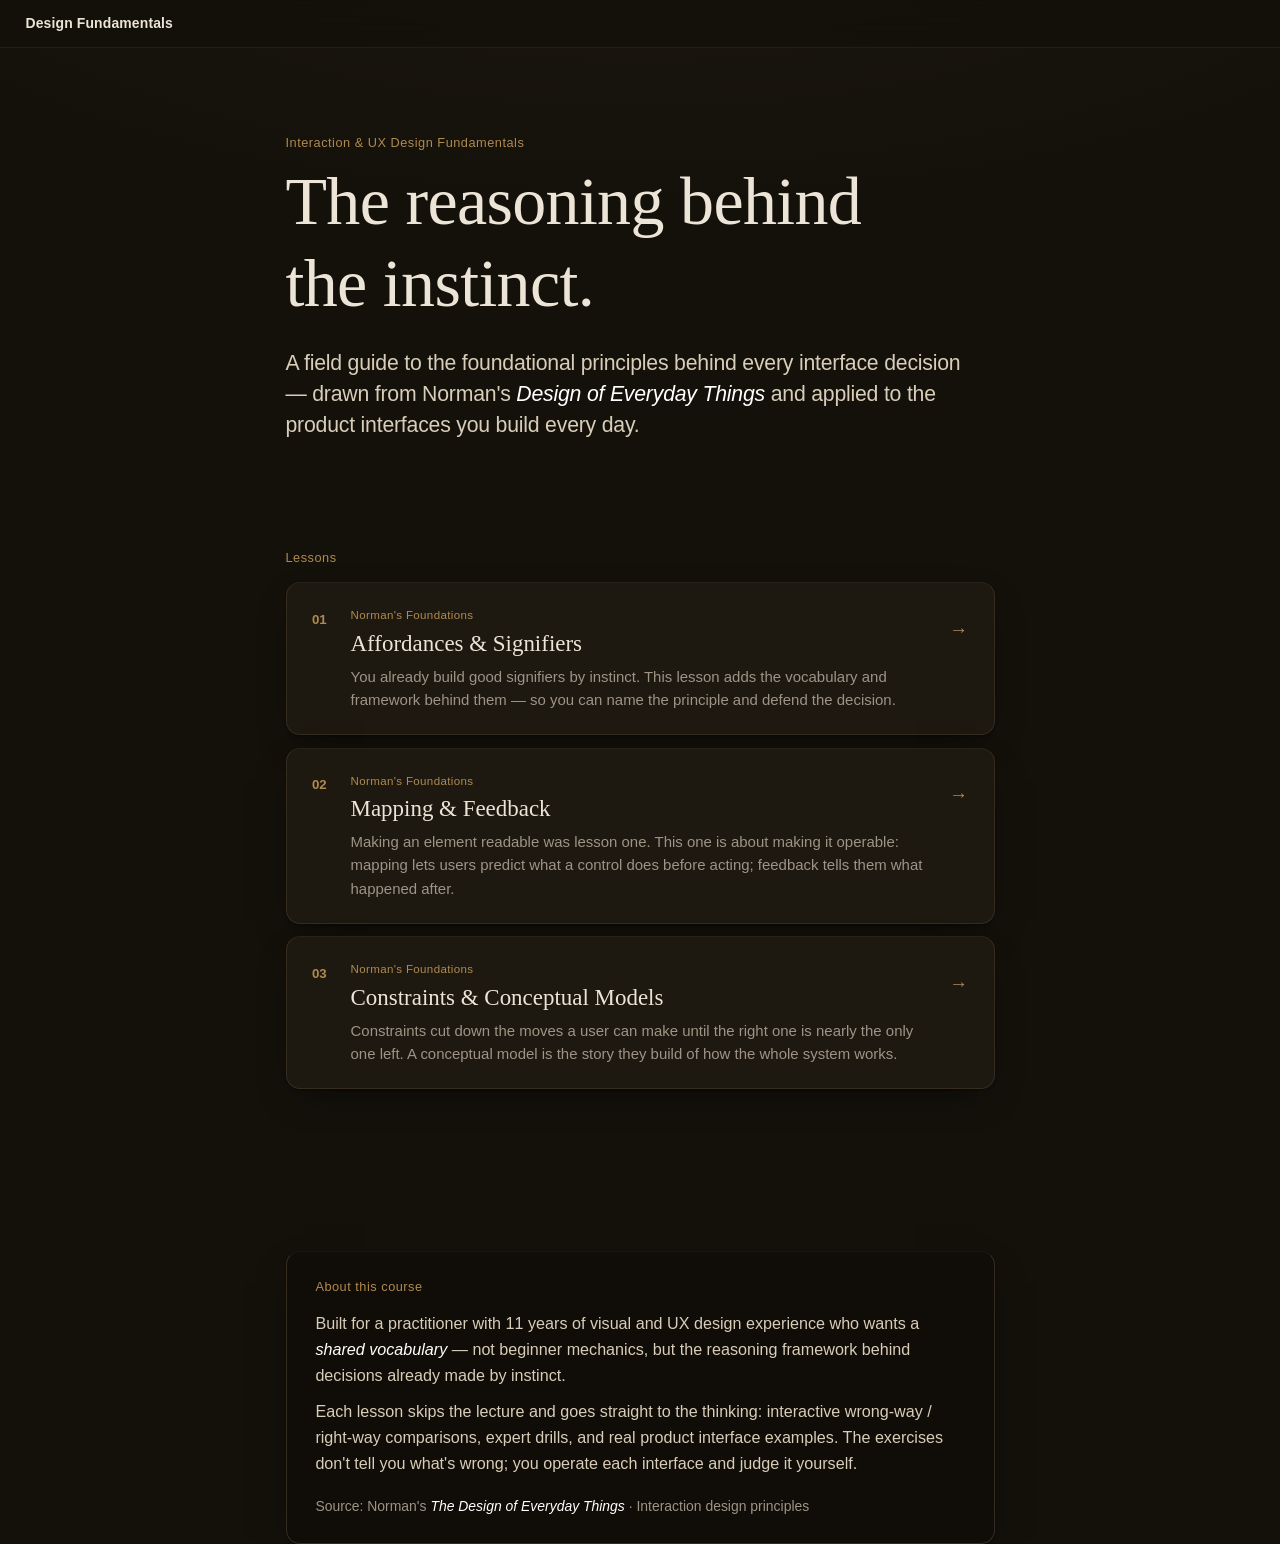
<file: index.html>
<!doctype html>
<html lang="en">
    <head>
        <meta charset="UTF-8" />
        <meta name="viewport" content="width=device-width, initial-scale=1.0" />
        <title>Interaction & UX Design Fundamentals</title>
        <link rel="stylesheet" href="lessons/lesson.css" />
        <style>
            .hero {
                padding: 5rem 1.5rem 3.5rem;
                max-width: 760px;
                margin: 0 auto;
            }
            .hero h1 {
                font-size: clamp(2.6rem, 6vw, 4rem);
                margin: 0.45rem 0 0.35rem;
            }
            .hero .lede {
                margin: 1.4rem 0 2.8rem;
            }

            .lessons-grid {
                max-width: 760px;
                margin: 0 auto;
                padding: 0 1.5rem 6rem;
                display: flex;
                flex-direction: column;
                gap: 0.75rem;
            }

            .lesson-card {
                display: flex;
                align-items: flex-start;
                gap: 1.4rem;
                background: var(--surface);
                border: 1px solid var(--rule);
                border-top-color: var(--lift);
                border-radius: 14px;
                padding: 1.35rem 1.5rem;
                text-decoration: none;
                color: var(--ink);
                box-shadow: var(--shadow);
                transition:
                    border-color 0.15s,
                    transform 0.15s;
            }
            .lesson-card:hover {
                border-color: var(--accent);
                transform: translateY(-2px);
                text-decoration: none;
            }

            .lesson-num {
                flex: 0 0 auto;
                color: var(--accent-dim);
                font-family: var(--ui);
                font-size: 0.78rem;
                font-weight: 600;
                font-variant-numeric: tabular-nums;
                display: flex;
                align-items: center;
                justify-content: center;
                flex-shrink: 0;
                margin-top: 0.15rem;
            }

            .lesson-body {
                flex: 1;
                min-width: 0;
            }

            .lesson-eyebrow {
                font-family: var(--ui);
                font-size: 0.68rem;
                font-weight: 500;
                letter-spacing: 0.03em;
                color: var(--accent-dim);
                margin-bottom: 0.35rem;
            }

            .lesson-title {
                font-family: var(--serif);
                font-size: 1.35rem;
                font-weight: 400;
                line-height: 1.15;
                margin: 0 0 0.45rem;
                color: var(--ink);
            }

            .lesson-desc {
                font-family: var(--ui);
                font-size: 0.88rem;
                color: var(--muted);
                line-height: 1.55;
                margin: 0;
            }

            .lesson-arrow {
                flex: 0 0 auto;
                color: var(--accent-dim);
                font-size: 1.1rem;
                margin-top: 0.5rem;
                transition:
                    transform 0.15s,
                    color 0.15s;
            }
            .lesson-card:hover .lesson-arrow {
                transform: translateX(3px);
                color: var(--accent);
            }

            .section-head {
                max-width: 760px;
                margin: 0 auto;
                padding: 0 1.5rem 0.85rem;
                font-family: var(--ui);
                font-size: 0.75rem;
                font-weight: 500;
                letter-spacing: 0.04em;
                color: var(--accent-dim);
            }

            .about {
                max-width: 760px;
                margin: 3.5rem auto 0;
                padding: 0 1.5rem;
            }
            .about-card {
                background: #100c07;
                border: 1px solid var(--rule);
                border-top-color: var(--lift);
                border-radius: 14px;
                padding: 1.5rem 1.7rem;
                box-shadow: var(--shadow);
            }
            .about-card p {
                font-size: 0.95rem;
                color: #d8cdb9;
                margin: 0.6rem 0 0;
            }
            .about-card p:first-of-type {
                margin-top: 0.8rem;
            }

            @media (max-width: 560px) {
                .lesson-card {
                    gap: 1rem;
                    padding: 1.1rem 1.15rem;
                }
                .hero h1 {
                    font-size: 2.6rem;
                }
            }
        </style>
    </head>
    <body>
        <nav class="site-nav">
            <span class="site-nav-home" style="opacity:1;cursor:default;">Design Fundamentals</span>
        </nav>
        <a class="skip" href="#main">Skip to lessons</a>
        <div class="hero" id="main">
            <div class="kicker">Interaction &amp; UX Design Fundamentals</div>
            <h1>The reasoning behind<br />the instinct.</h1>
            <div class="lede">
                A field guide to the foundational principles behind every
                interface decision — drawn from Norman's
                <em>Design of Everyday Things</em> and applied to the product
                interfaces you build every day.
            </div>
        </div>

        <div class="section-head">Lessons</div>

        <div class="lessons-grid">
            <a
                class="lesson-card"
                href="lessons/0001-affordances-and-signifiers.html"
            >
                <div class="lesson-num">01</div>
                <div class="lesson-body">
                    <div class="lesson-eyebrow">Norman's Foundations</div>
                    <div class="lesson-title">Affordances &amp; Signifiers</div>
                    <p class="lesson-desc">
                        You already build good signifiers by instinct. This
                        lesson adds the vocabulary and framework behind them —
                        so you can name the principle and defend the decision.
                    </p>
                </div>
                <div class="lesson-arrow">→</div>
            </a>

            <a
                class="lesson-card"
                href="lessons/0002-mapping-and-feedback.html"
            >
                <div class="lesson-num">02</div>
                <div class="lesson-body">
                    <div class="lesson-eyebrow">Norman's Foundations</div>
                    <div class="lesson-title">Mapping &amp; Feedback</div>
                    <p class="lesson-desc">
                        Making an element readable was lesson one. This one is
                        about making it operable: mapping lets users predict
                        what a control does before acting; feedback tells them
                        what happened after.
                    </p>
                </div>
                <div class="lesson-arrow">→</div>
            </a>

            <a
                class="lesson-card"
                href="lessons/0003-constraints-and-conceptual-models.html"
            >
                <div class="lesson-num">03</div>
                <div class="lesson-body">
                    <div class="lesson-eyebrow">Norman's Foundations</div>
                    <div class="lesson-title">
                        Constraints &amp; Conceptual Models
                    </div>
                    <p class="lesson-desc">
                        Constraints cut down the moves a user can make until the
                        right one is nearly the only one left. A conceptual
                        model is the story they build of how the whole system
                        works.
                    </p>
                </div>
                <div class="lesson-arrow">→</div>
            </a>
        </div>

        <div class="about">
            <div class="about-card">
                <div class="kicker">About this course</div>
                <p>
                    Built for a practitioner with 11 years of visual and UX
                    design experience who wants a <em>shared vocabulary</em> —
                    not beginner mechanics, but the reasoning framework behind
                    decisions already made by instinct.
                </p>
                <p>
                    Each lesson skips the lecture and goes straight to the
                    thinking: interactive wrong-way / right-way comparisons,
                    expert drills, and real product interface examples. The
                    exercises don't tell you what's wrong; you operate each
                    interface and judge it yourself.
                </p>
                <p
                    style="
                        margin-top: 1.1rem;
                        color: var(--muted);
                        font-size: 0.82rem;
                    "
                >
                    Source: Norman's <em>The Design of Everyday Things</em> ·
                    Interaction design principles
                </p>
            </div>
        </div>
    </body>
</html>
</file>
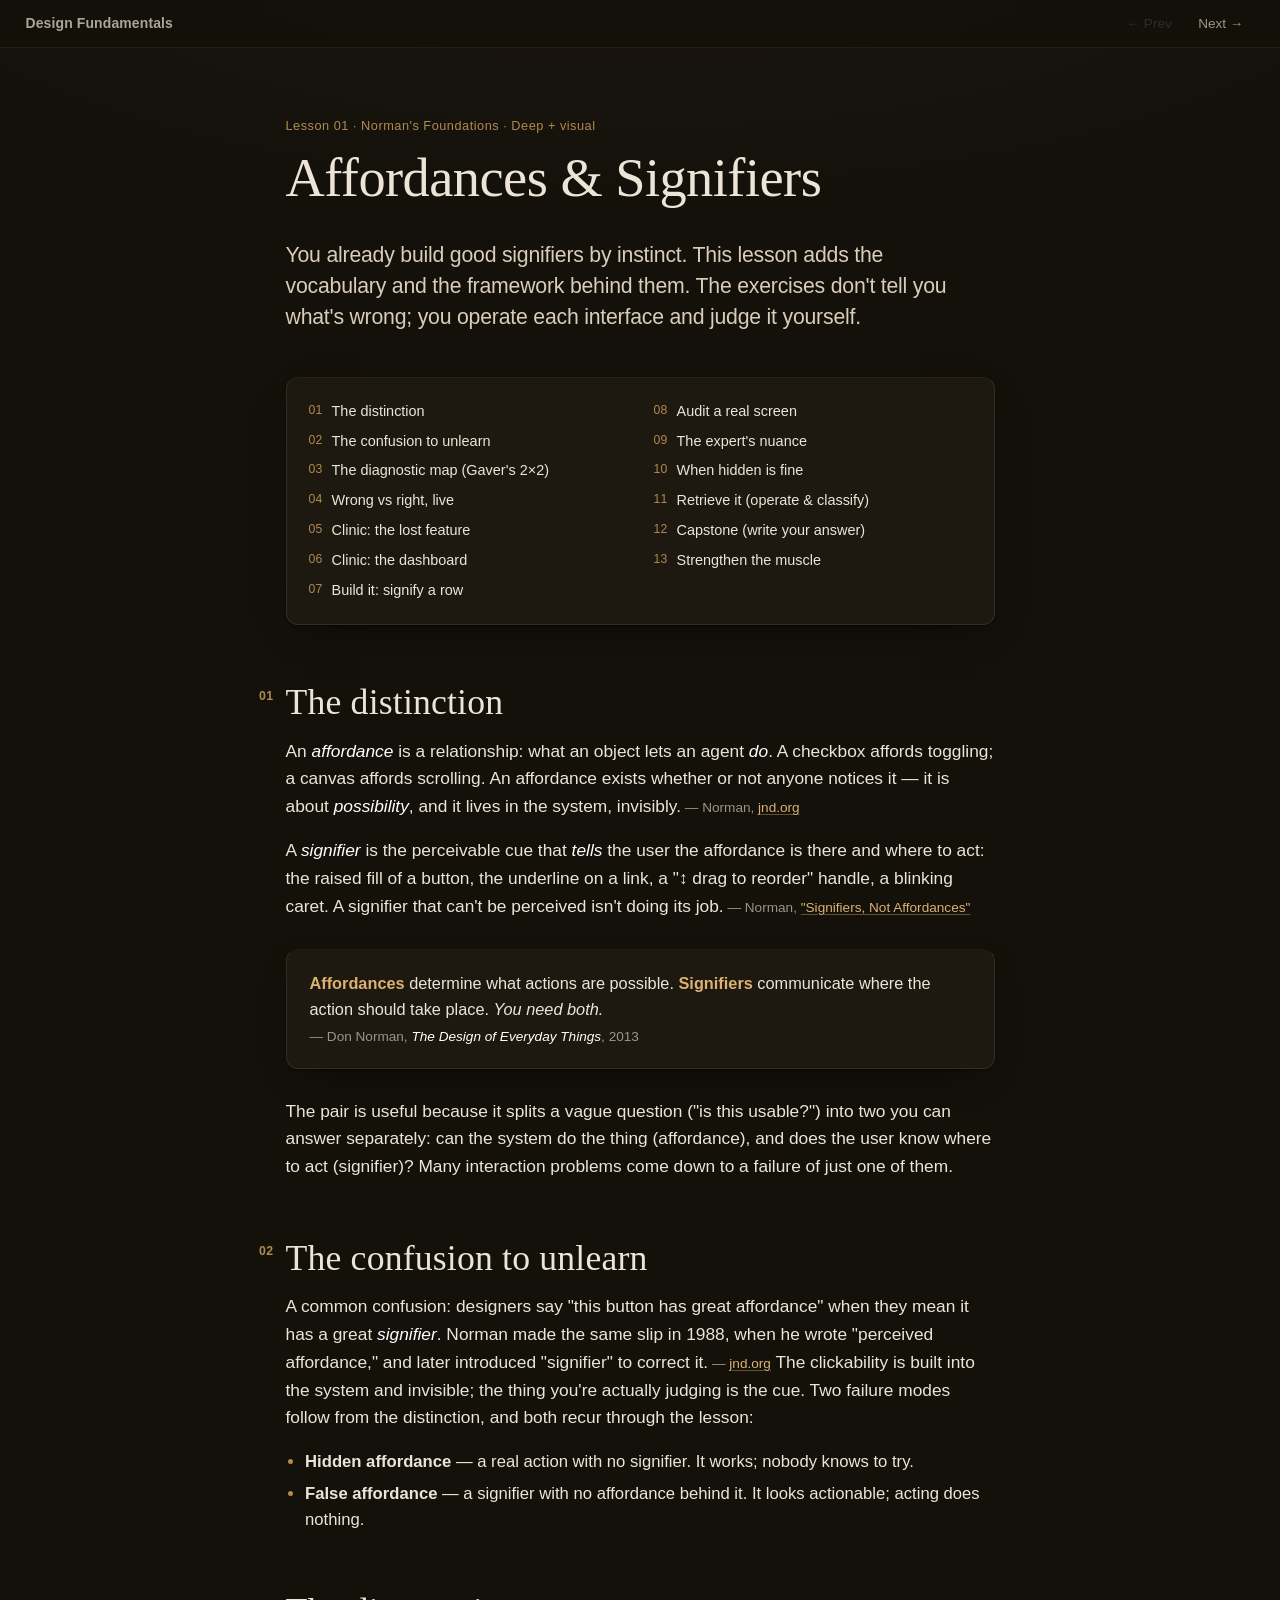
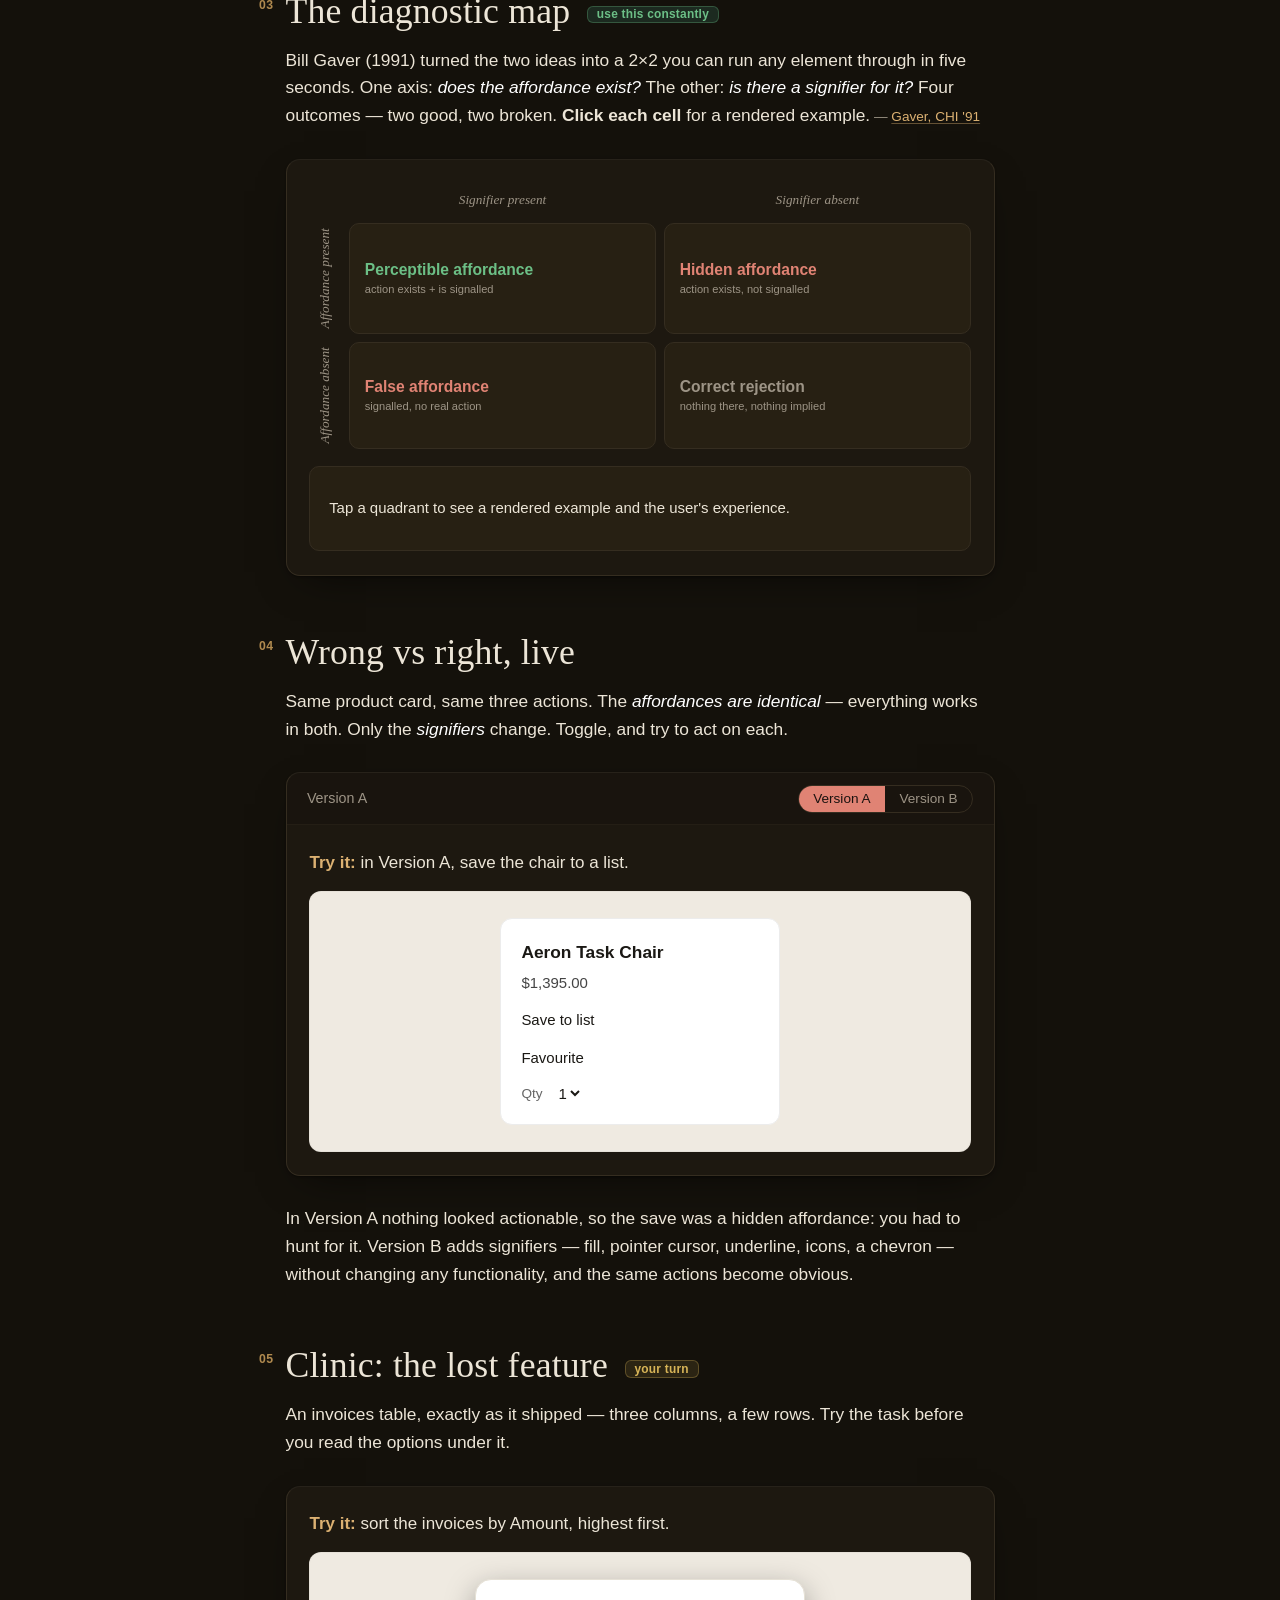
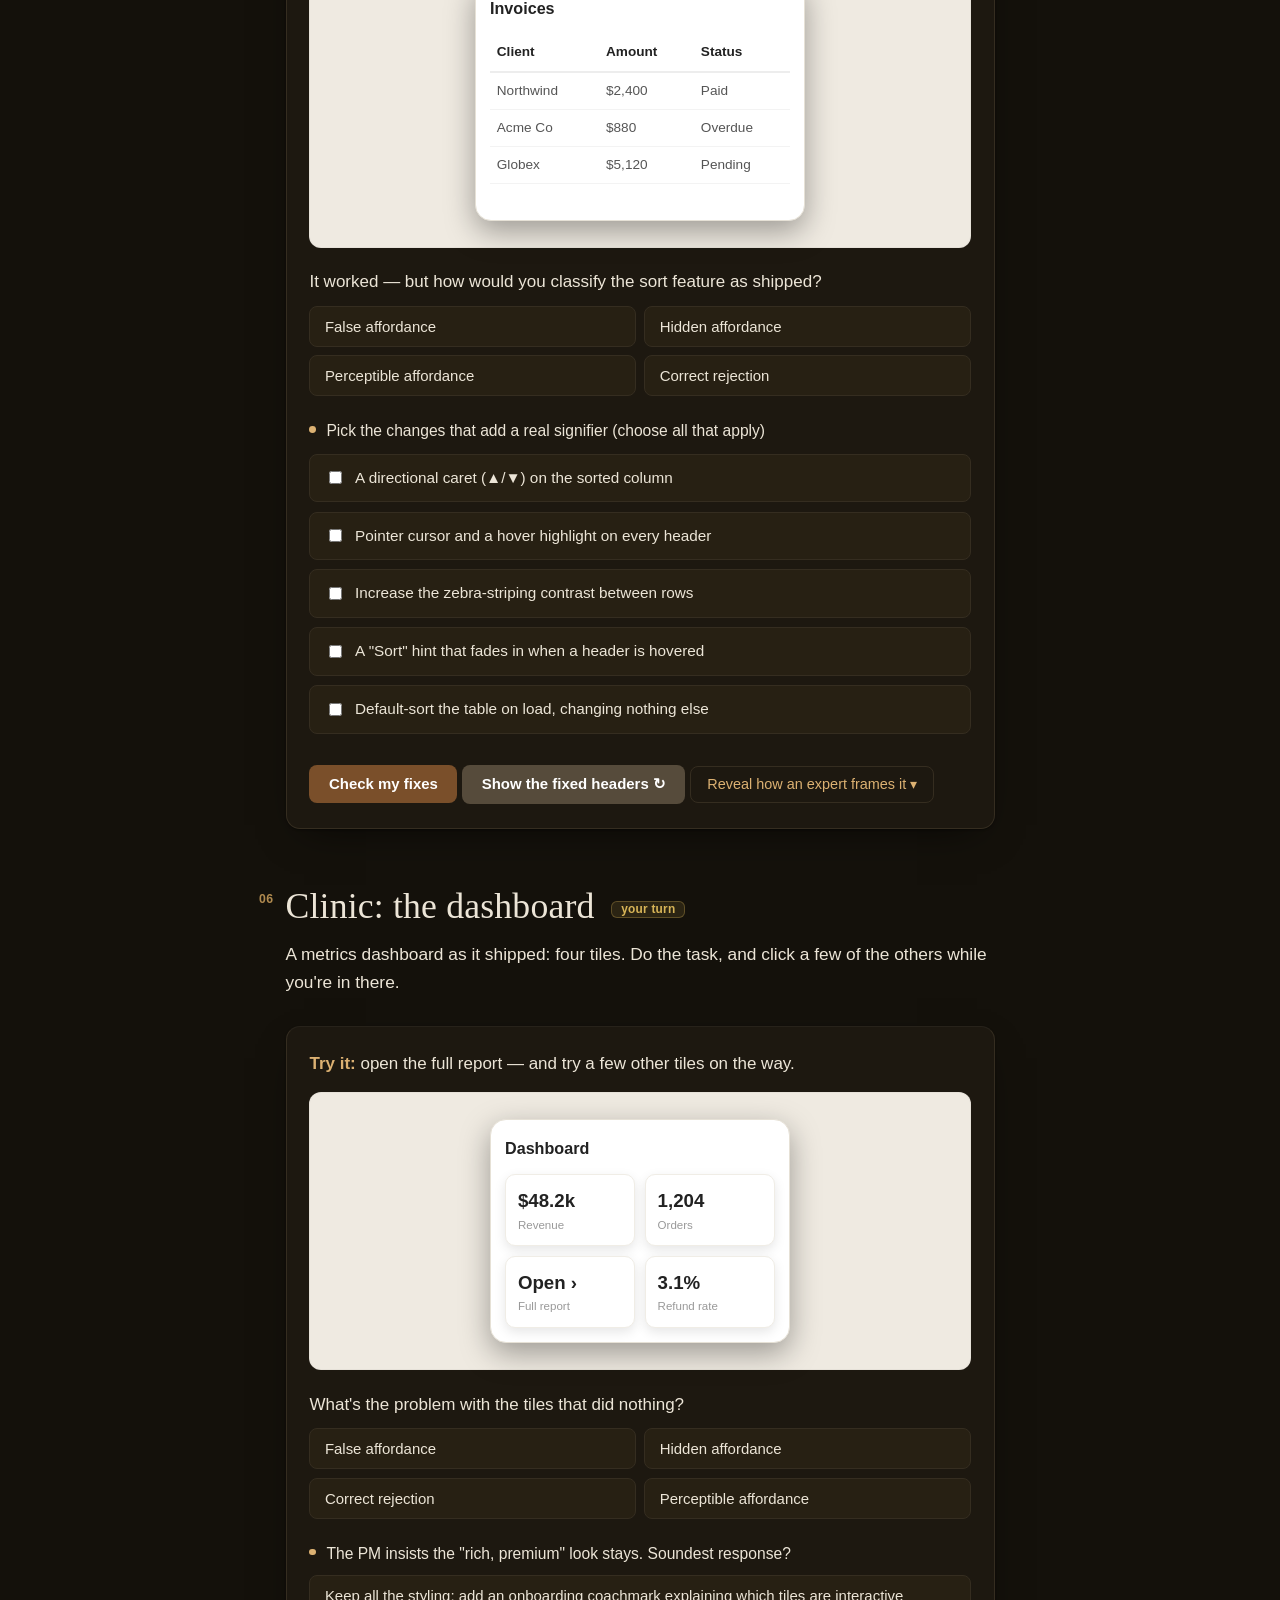
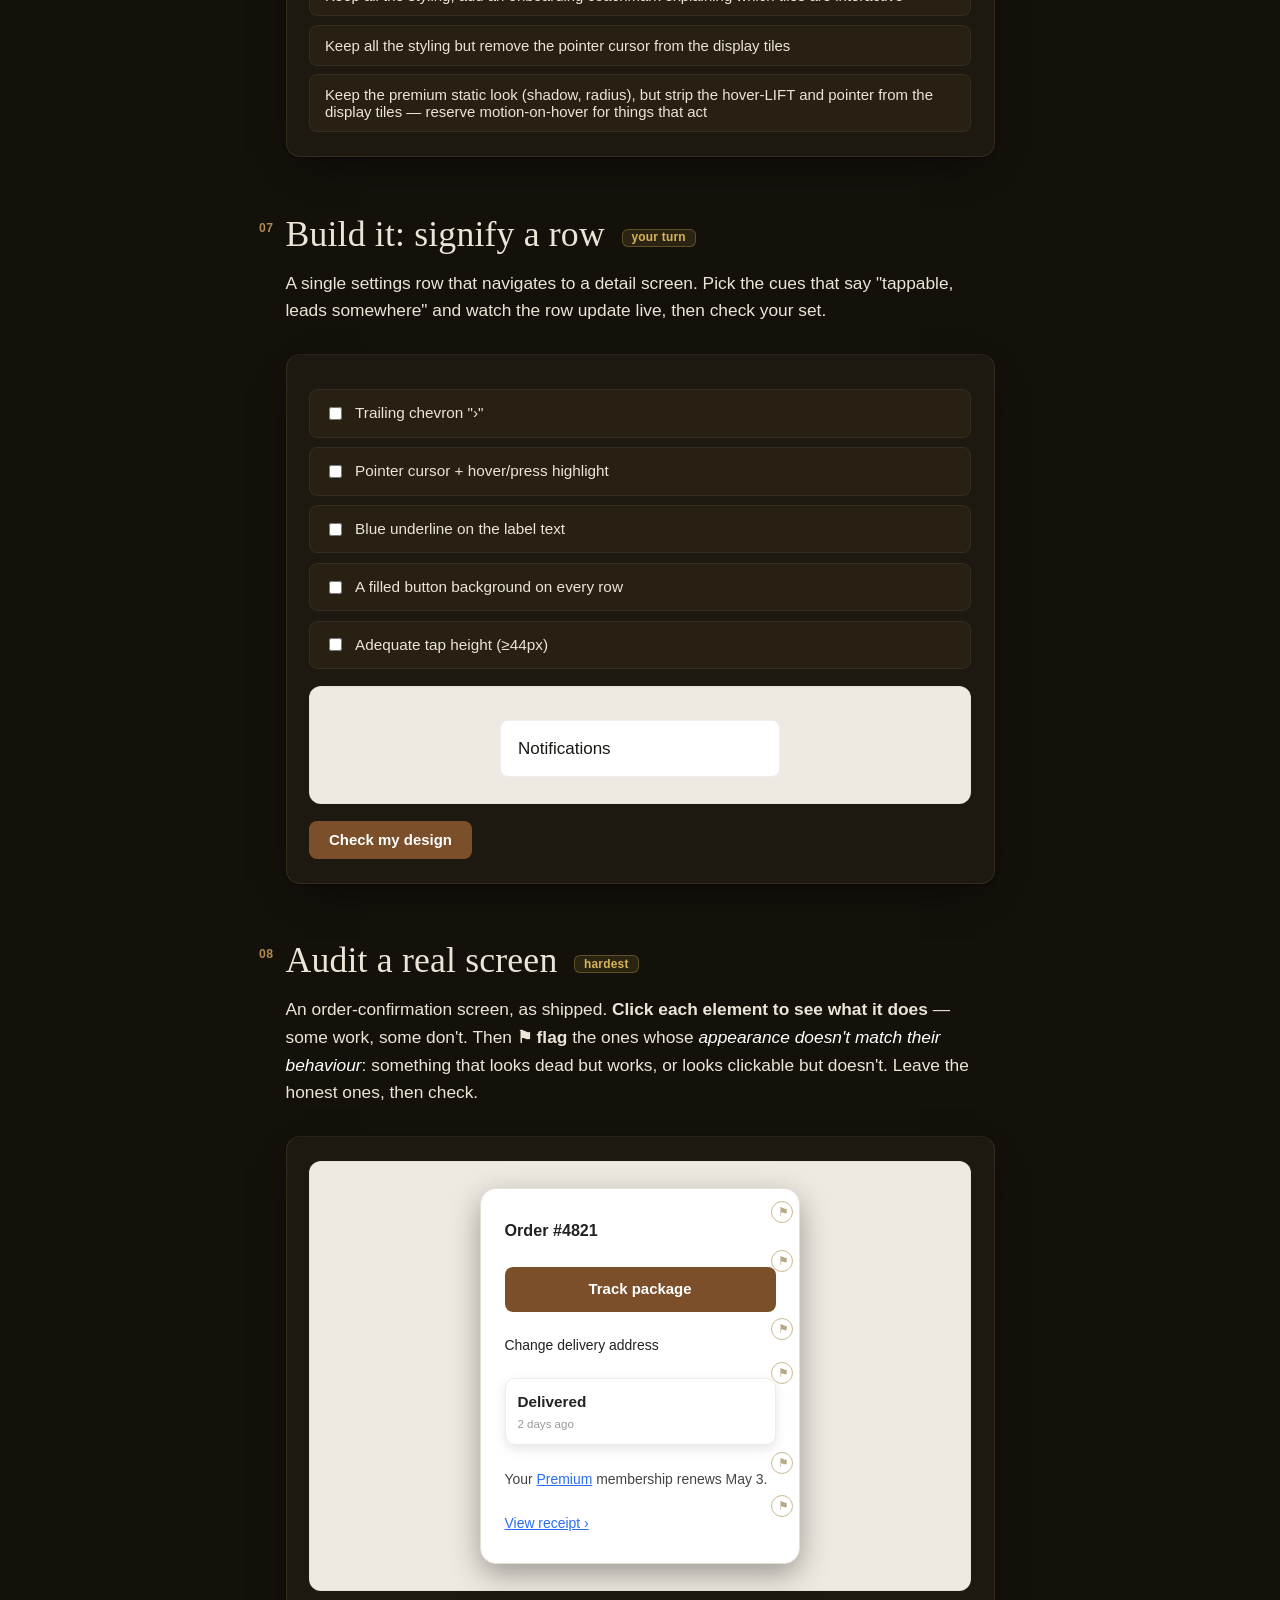
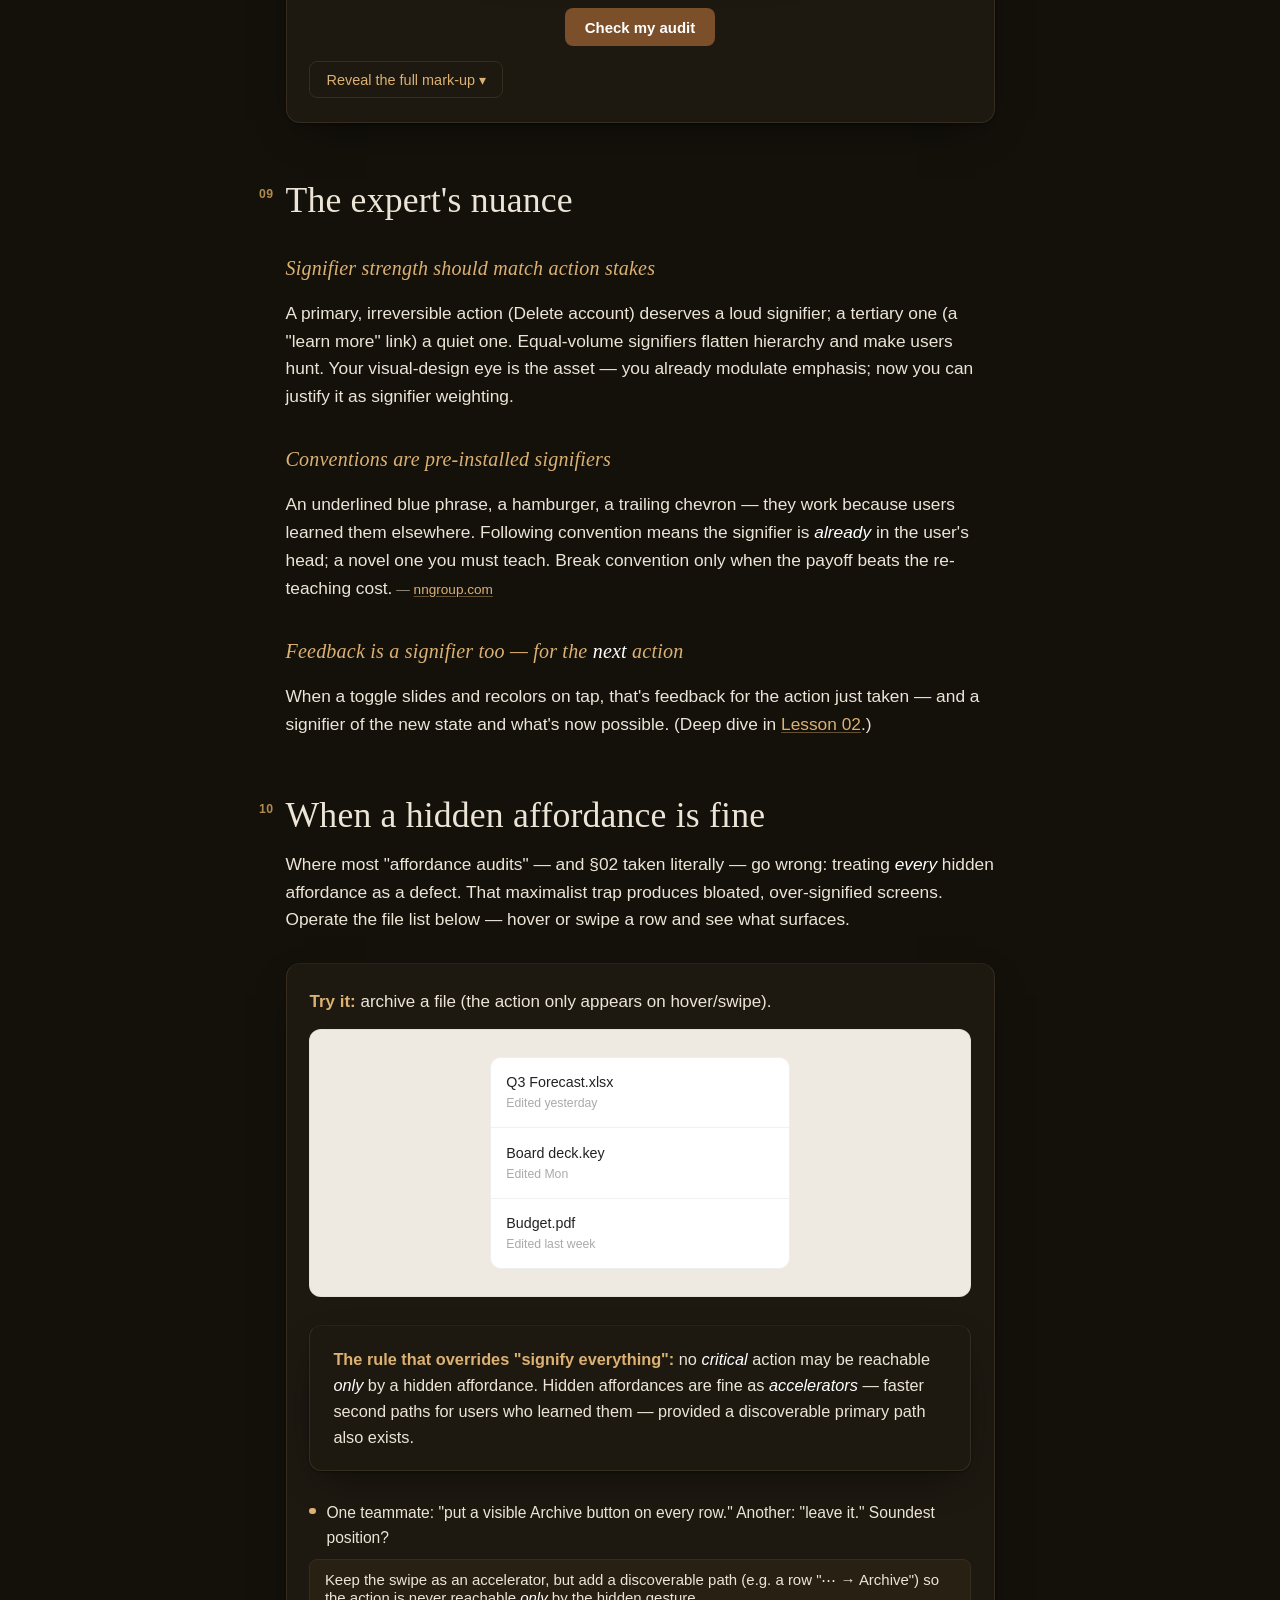
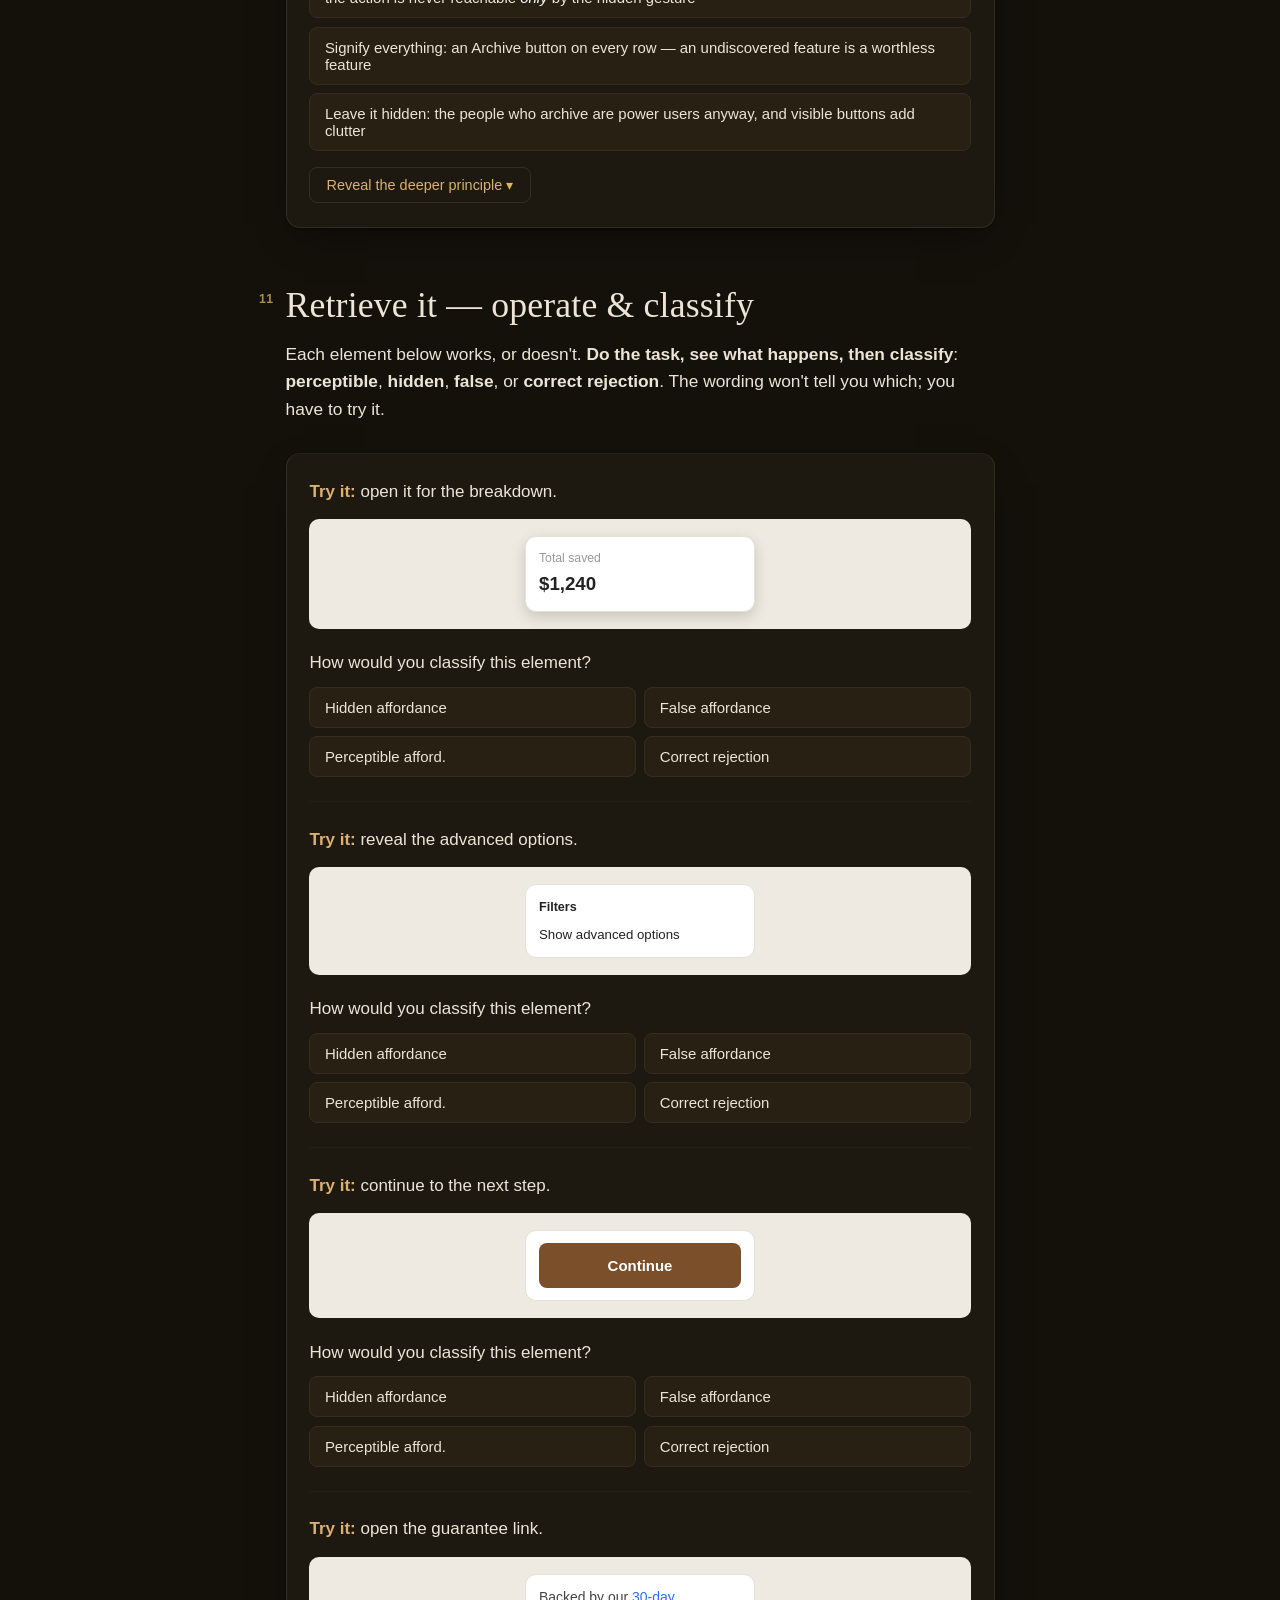
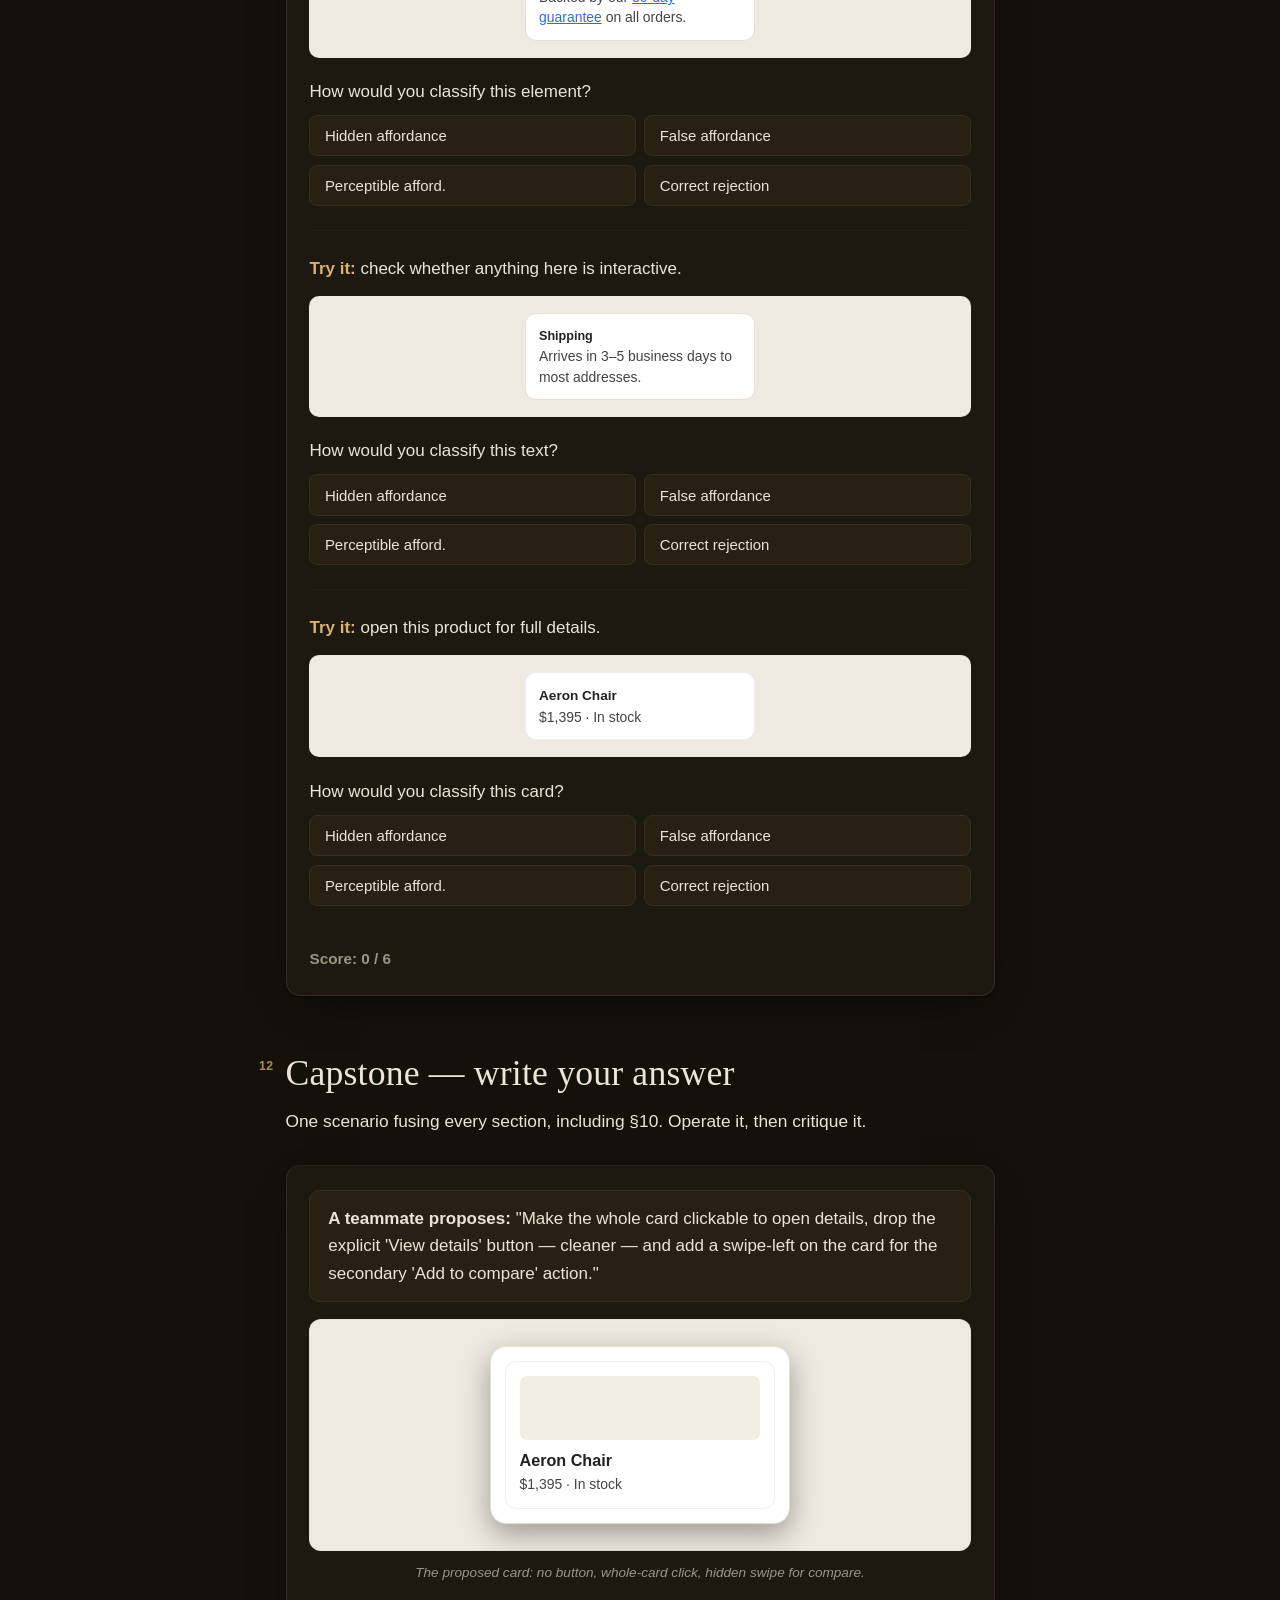
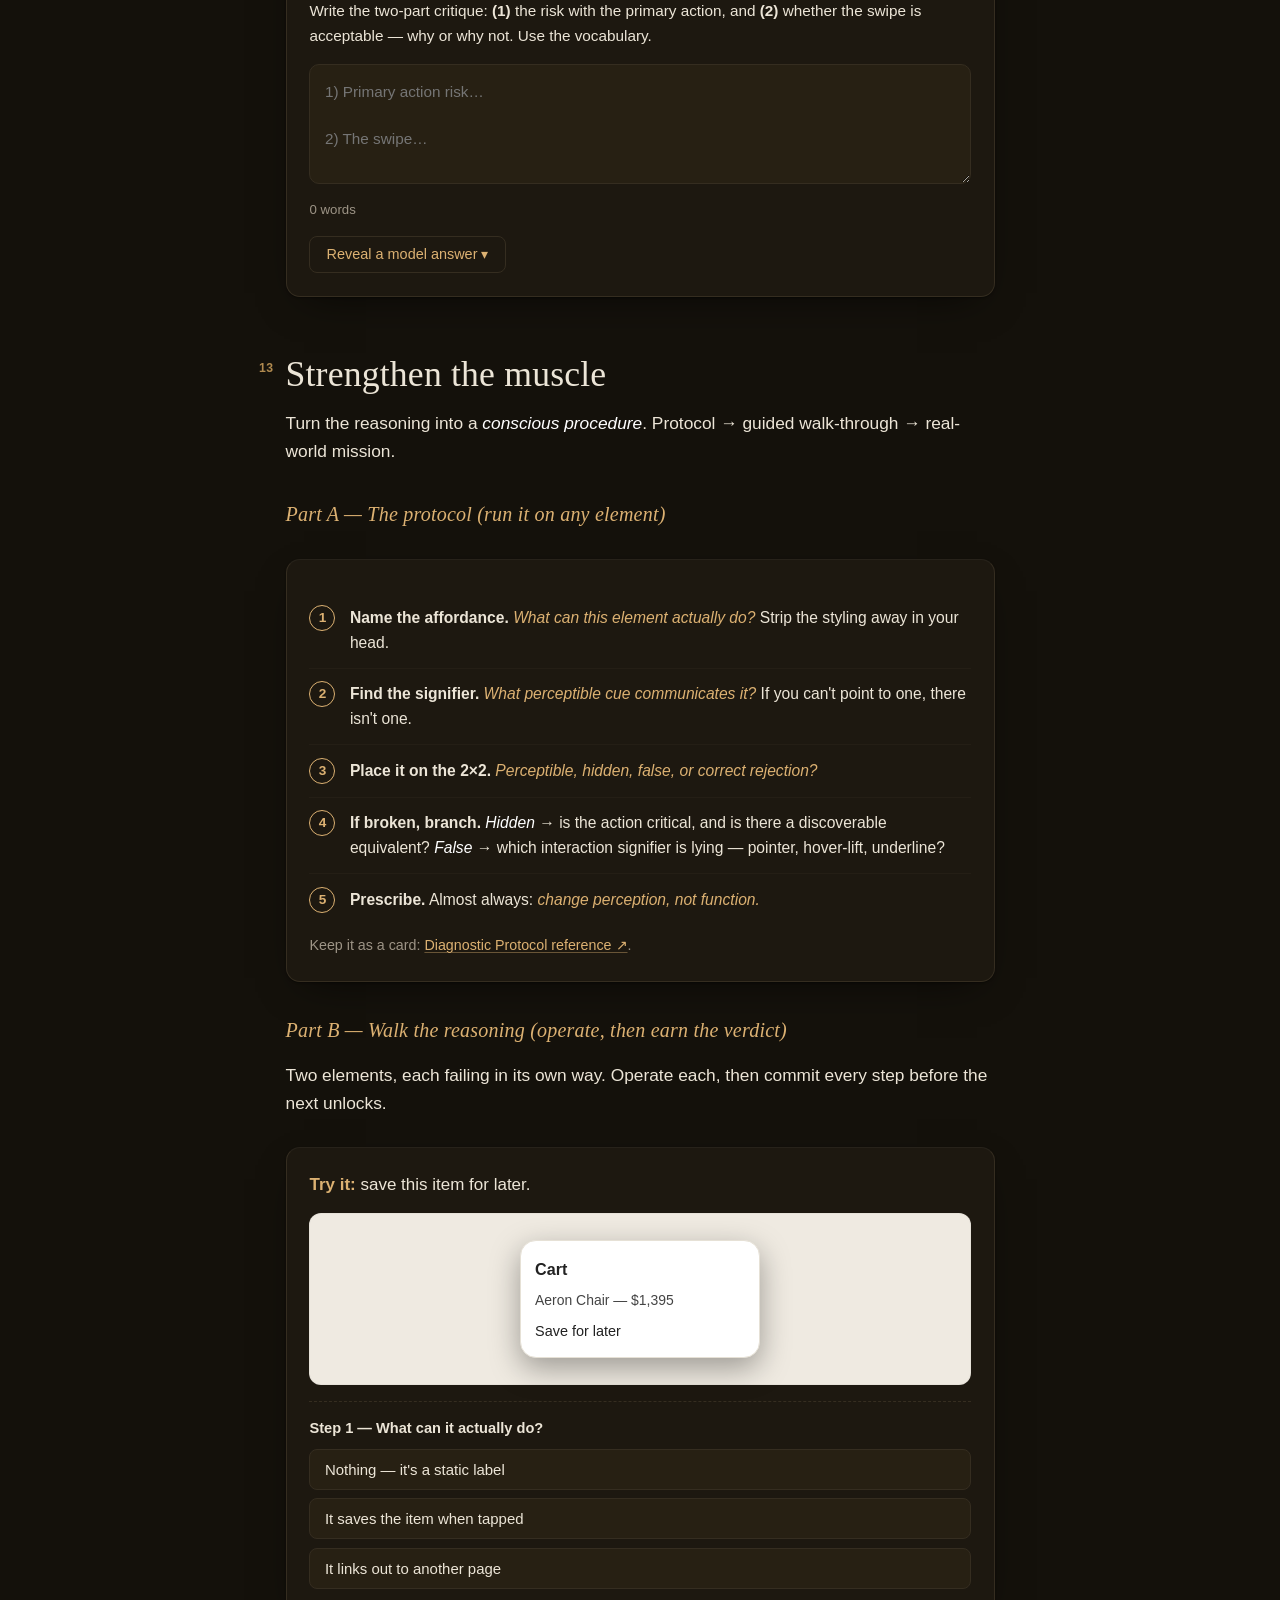
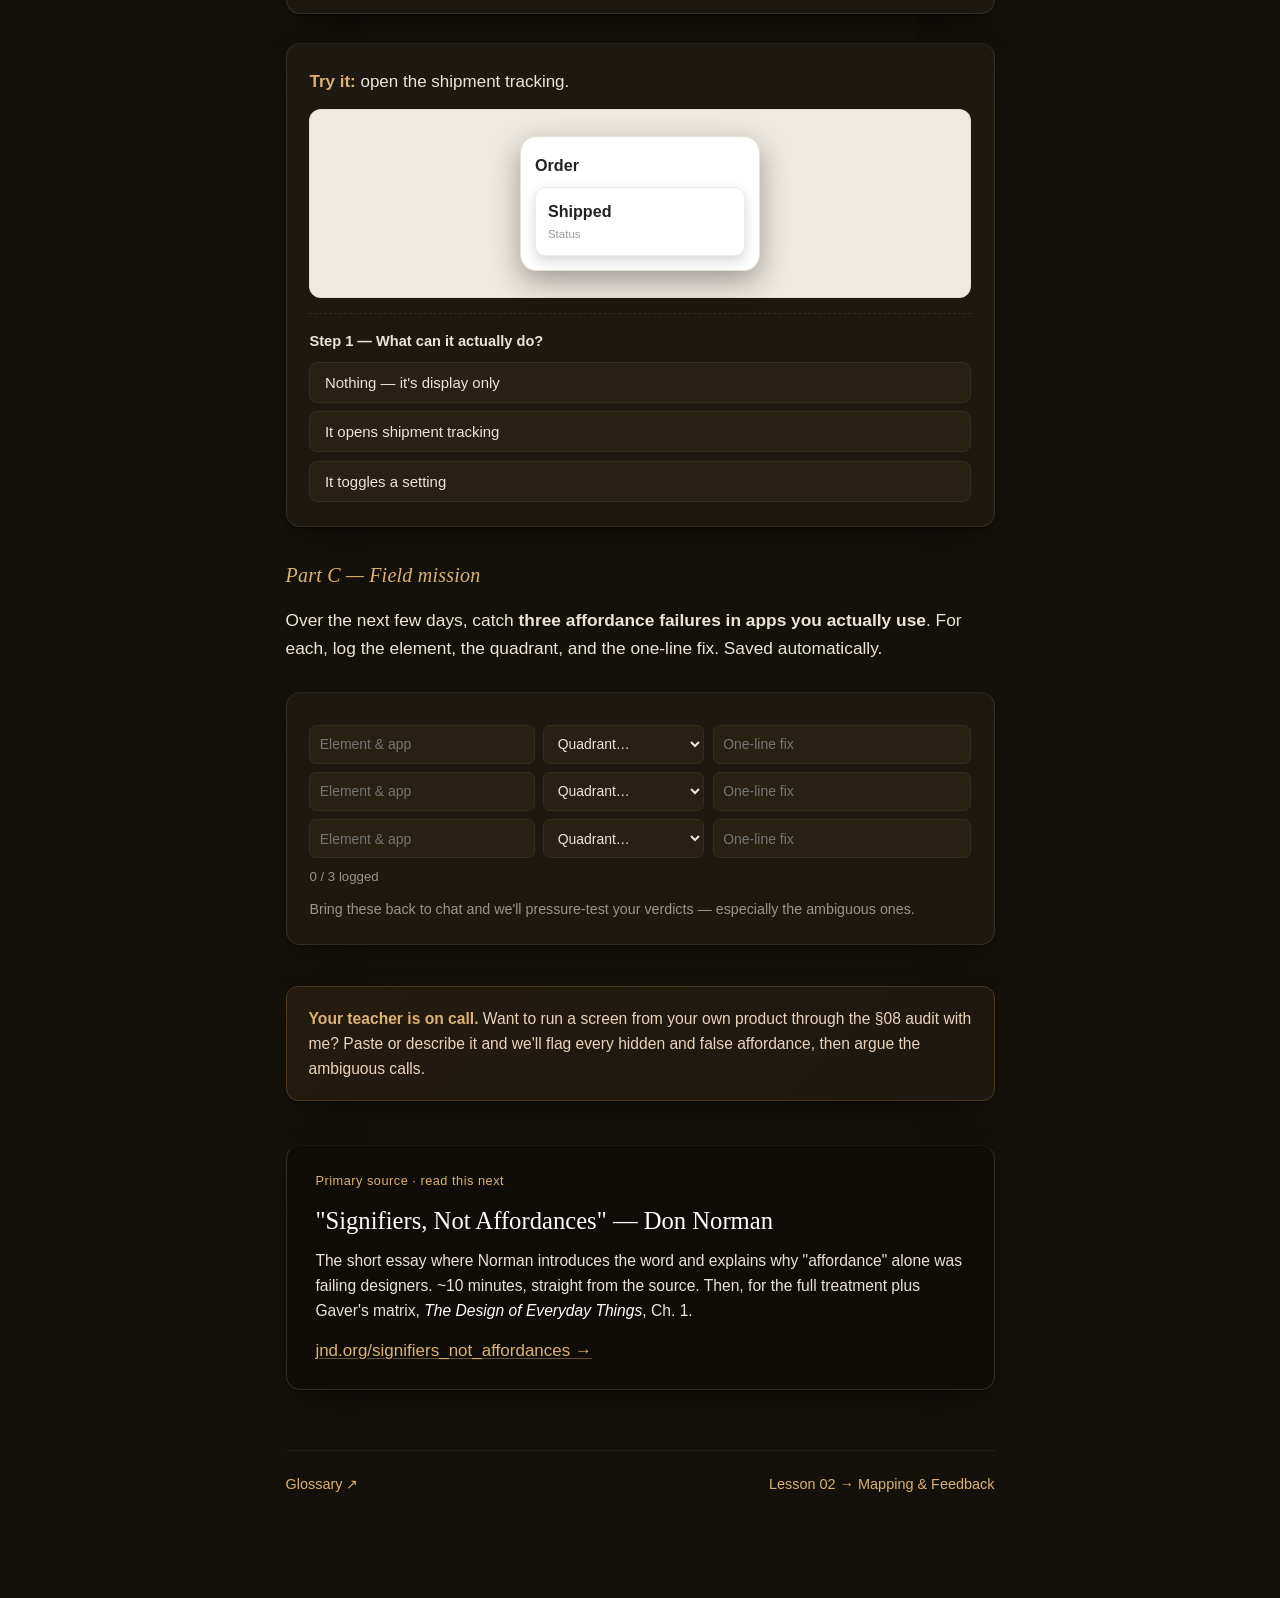
<file: lessons/0001-affordances-and-signifiers.html>
<!DOCTYPE html>
<html lang="en">
<head>
<meta charset="utf-8">
<meta name="viewport" content="width=device-width, initial-scale=1">
<title>Lesson 01 — Affordances & Signifiers</title>
<link rel="stylesheet" href="lesson.css">
</head>
<body>
<nav class="site-nav">
  <a class="site-nav-home" href="../index.html">Design Fundamentals</a>
  <div class="site-nav-arrows">
    <a class="disabled" aria-hidden="true">← Prev</a>
    <a href="0002-mapping-and-feedback.html">Next →</a>
  </div>
</nav>
<a class="skip" href="#main">Skip to lesson</a>
<main class="wrap" id="main">
  <div class="kicker">Lesson 01 · Norman's Foundations · Deep + visual</div>
  <h1>Affordances &amp; Signifiers</h1>
  <div class="lede">You already build good signifiers by instinct. This lesson adds the vocabulary and the framework behind them. The exercises don't tell you what's wrong; you operate each interface and judge it yourself.</div>

  <nav class="toc">
    <a href="#s1">The distinction</a>
    <a href="#s2">The confusion to unlearn</a>
    <a href="#s3">The diagnostic map (Gaver's 2×2)</a>
    <a href="#s4">Wrong vs right, live</a>
    <a href="#s5">Clinic: the lost feature</a>
    <a href="#s6">Clinic: the dashboard</a>
    <a href="#s7">Build it: signify a row</a>
    <a href="#s8">Audit a real screen</a>
    <a href="#s9">The expert's nuance</a>
    <a href="#s10">When hidden is fine</a>
    <a href="#s11">Retrieve it (operate &amp; classify)</a>
    <a href="#s12">Capstone (write your answer)</a>
    <a href="#s13">Strengthen the muscle</a>
  </nav>

  <h2 id="s1"><span class="n">01</span>The distinction</h2>
  <p>An <em>affordance</em> is a relationship: what an object lets an agent <em>do</em>. A checkbox affords toggling; a canvas affords scrolling. An affordance exists whether or not anyone notices it — it is about <em>possibility</em>, and it lives in the system, invisibly.<span class="cite"> — Norman, <a href="https://jnd.org/affordances_and_design/">jnd.org</a></span></p>
  <p>A <em>signifier</em> is the perceivable cue that <em>tells</em> the user the affordance is there and where to act: the raised fill of a button, the underline on a link, a "↕ drag to reorder" handle, a blinking caret. A signifier that can't be perceived isn't doing its job.<span class="cite"> — Norman, <a href="https://jnd.org/signifiers_not_affordances/">"Signifiers, Not Affordances"</a></span></p>
  <div class="pull"><b>Affordances</b> determine what actions are possible. <b>Signifiers</b> communicate where the action should take place. <i>You need both.</i><br><span class="cite">— Don Norman, <em>The Design of Everyday Things</em>, 2013</span></div>
  <p>The pair is useful because it splits a vague question ("is this usable?") into two you can answer separately: can the system do the thing (affordance), and does the user know where to act (signifier)? Many interaction problems come down to a failure of just one of them.</p>

  <h2 id="s2"><span class="n">02</span>The confusion to unlearn</h2>
  <p>A common confusion: designers say "this button has great affordance" when they mean it has a great <em>signifier</em>. Norman made the same slip in 1988, when he wrote "perceived affordance," and later introduced "signifier" to correct it.<span class="cite"> — <a href="https://jnd.org/signifiers_not_affordances/">jnd.org</a></span> The clickability is built into the system and invisible; the thing you're actually judging is the cue. Two failure modes follow from the distinction, and both recur through the lesson:</p>
  <ul>
    <li><b>Hidden affordance</b> — a real action with no signifier. It works; nobody knows to try.</li>
    <li><b>False affordance</b> — a signifier with no affordance behind it. It looks actionable; acting does nothing.</li>
  </ul>

  <h2 id="s3"><span class="n">03</span>The diagnostic map <span class="tag do">use this constantly</span></h2>
  <p>Bill Gaver (1991) turned the two ideas into a 2×2 you can run any element through in five seconds. One axis: <em>does the affordance exist?</em> The other: <em>is there a signifier for it?</em> Four outcomes — two good, two broken. <b>Click each cell</b> for a rendered example.<span class="cite"> — <a href="https://www.lri.fr/~mbl/Stanford/CS477/papers/Gaver-CHI1991.pdf">Gaver, CHI '91</a></span></p>
  <div class="ix">
    <div class="ix-body">
      <div class="matrix">
        <div></div>
        <div class="axis">Signifier present</div>
        <div class="axis">Signifier absent</div>
        <div class="axis" style="writing-mode:vertical-rl; transform:rotate(180deg);">Affordance present</div>
        <button class="cell good" onclick="msel(this,'perceptible')"><b>Perceptible affordance</b><small>action exists + is signalled</small></button>
        <button class="cell bad" onclick="msel(this,'hidden')"><b>Hidden affordance</b><small>action exists, not signalled</small></button>
        <div class="axis" style="writing-mode:vertical-rl; transform:rotate(180deg);">Affordance absent</div>
        <button class="cell bad" onclick="msel(this,'false')"><b>False affordance</b><small>signalled, no real action</small></button>
        <button class="cell neutral" onclick="msel(this,'reject')"><b>Correct rejection</b><small>nothing there, nothing implied</small></button>
      </div>
      <div class="mdetail" id="mdetail">Tap a quadrant to see a rendered example and the user's experience.</div>
    </div>
  </div>

  <h2 id="s4"><span class="n">04</span>Wrong vs right, live</h2>
  <p>Same product card, same three actions. The <em>affordances are identical</em> — everything works in both. Only the <em>signifiers</em> change. Toggle, and try to act on each.</p>
  <div class="ix">
    <div class="ix-head"><span id="demoLabel">Version A</span>
      <div class="toggle"><button data-v="wrong" class="on" onclick="setVer('wrong')">Version A</button><button data-v="right" onclick="setVer('right')">Version B</button></div>
    </div>
    <div class="ix-body">
      <div class="task">in Version A, save the chair to a list.</div>
      <div class="stage"><div>
      <div class="card" id="cardWrong">
        <h4>Aeron Task Chair</h4><div class="price">$1,395.00</div>
        <div class="crow"><span class="w-save" onclick="ping('Saved!')">Save to list</span></div>
        <div class="crow"><span class="w-fav" onclick="ping('Favourited!')">Favourite</span></div>
        <div class="crow"><span class="qlabel">Qty</span><select class="w-qty"><option>1</option><option>2</option><option>3</option></select></div>
      </div>
      <div class="card" id="cardRight" style="display:none">
        <h4>Aeron Task Chair</h4><div class="price">$1,395.00</div>
        <div class="crow"><button class="r-save" onclick="ping('Saved!')">＋ Save to list</button></div>
        <div class="crow"><button class="r-fav" onclick="ping('Favourited!')">♡ Favourite</button></div>
        <div class="crow"><span class="qlabel">Qty</span><select class="r-qty"><option>1</option><option>2</option><option>3</option></select></div>
      </div>
    </div></div>
    </div>
  </div>
  <p>In Version A nothing looked actionable, so the save was a hidden affordance: you had to hunt for it. Version B adds signifiers — fill, pointer cursor, underline, icons, a chevron — without changing any functionality, and the same actions become obvious.</p>

  <h2 id="s5"><span class="n">05</span>Clinic: the lost feature <span class="tag try">your turn</span></h2>
  <p>An invoices table, exactly as it shipped — three columns, a few rows. Try the task before you read the options under it.</p>
  <div class="ix">
    <div class="ix-body">
      <div class="task">sort the invoices by Amount, highest first.</div>
      <div class="stage"><div class="screen" style="width:330px">
        <div class="u-title">Invoices</div>
        <table class="mtable" id="invTable">
          <thead><tr><th onclick="sortInv(0)">Client</th><th onclick="sortInv(1)">Amount</th><th onclick="sortInv(2)">Status</th></tr></thead>
          <tbody id="invBody"></tbody>
        </table>
        <div id="invMsg" style="font-size:.7rem;color:#999;text-align:center;margin-top:.4rem;min-height:.9rem"></div>
      </div></div>

      <div class="neutralq">It worked — but how would you classify the sort feature as shipped?</div>
      <div class="opts grid2" data-a="b">
        <button onclick="clinic(this,'a','c1')">False affordance</button>
        <button onclick="clinic(this,'b','c1')">Hidden affordance</button>
        <button onclick="clinic(this,'c','c1')">Perceptible affordance</button>
        <button onclick="clinic(this,'d','c1')">Correct rejection</button>
      </div>
      <div class="fb" id="c1">Sorting works the whole time — but nothing signalled it, so you only found it because you were told to look. Action present, signifier absent: a <b>hidden affordance</b> (telemetry would show ~2% discovery). The fix is a signifier, not new behaviour.</div>

      <div class="step-label">Pick the changes that add a real signifier (choose all that apply)</div>
      <div class="pick" id="c1fix">
        <label><input type="checkbox" data-good="1"> A directional caret (▲/▼) on the sorted column</label>
        <label><input type="checkbox" data-good="1"> Pointer cursor and a hover highlight on every header</label>
        <label><input type="checkbox" data-good="0"> Increase the zebra-striping contrast between rows</label>
        <label><input type="checkbox" data-good="1"> A "Sort" hint that fades in when a header is hovered</label>
        <label><input type="checkbox" data-good="0"> Default-sort the table on load, changing nothing else</label>
      </div>
      <button class="btn" onclick="checkPick('c1fix','c1res')">Check my fixes</button>
      <button class="btn ghost" onclick="applyFix()">Show the fixed headers ↻</button>
      <div class="fb" id="c1res"></div>
      <button class="reveal" onclick="tog('c1exp')">Reveal how an expert frames it ▾</button>
      <div class="expert" id="c1exp"><b>Expert framing:</b> the action exists, so don't touch behaviour — add the cheapest perceptible signifiers (caret on the sorted column, pointer + hover). A faster default sort changes <em>function</em>, not <em>perception</em>; zebra contrast aids reading, not discovery. Neither signals sorting.</div>
    </div>
  </div>

  <h2 id="s6"><span class="n">06</span>Clinic: the dashboard <span class="tag try">your turn</span></h2>
  <p>A metrics dashboard as it shipped: four tiles. Do the task, and click a few of the others while you're in there.</p>
  <div class="ix">
    <div class="ix-body">
      <div class="task">open the full report — and try a few other tiles on the way.</div>
      <div class="stage"><div class="screen">
        <div class="u-title">Dashboard</div>
        <div class="dash">
          <div class="stat" onclick="probe(this,false)"><div class="v">$48.2k</div><div class="l">Revenue</div></div>
          <div class="stat" onclick="probe(this,false)"><div class="v">1,204</div><div class="l">Orders</div></div>
          <div class="stat" onclick="probe(this,true)"><div class="v">Open ›</div><div class="l">Full report</div></div>
          <div class="stat" onclick="probe(this,false)"><div class="v">3.1%</div><div class="l">Refund rate</div></div>
        </div>
      </div></div>

      <div class="neutralq">What's the problem with the tiles that did nothing?</div>
      <div class="opts grid2" data-a="a">
        <button onclick="clinic(this,'a','c2')">False affordance</button>
        <button onclick="clinic(this,'b','c2')">Hidden affordance</button>
        <button onclick="clinic(this,'c','c2')">Correct rejection</button>
        <button onclick="clinic(this,'d','c2')">Perceptible affordance</button>
      </div>
      <div class="fb" id="c2">Shadow + hover-lift are button-like signifiers, but three tiles do nothing — a <b>false affordance</b>. You clicked, got nothing, and started doubting the one tile that <em>does</em> work.</div>

      <div class="step-label">The PM insists the "rich, premium" look stays. Soundest response?</div>
      <div class="opts" data-a="c">
        <button onclick="clinic(this,'a','c2b')">Keep all the styling; add an onboarding coachmark explaining which tiles are interactive</button>
        <button onclick="clinic(this,'b','c2b')">Keep all the styling but remove the pointer cursor from the display tiles</button>
        <button onclick="clinic(this,'c','c2b')">Keep the premium static look (shadow, radius), but strip the hover-LIFT and pointer from the display tiles — reserve motion-on-hover for things that act</button>
      </div>
      <div class="fb" id="c2b">The shadow and radius aren't the problem; a static surface can look premium and still read as non-interactive. What misleads is the <em>interaction</em> cue: the hover-lift (motion reads as "I respond") and the pointer cursor. Option <b>(b)</b> fixes only half of that. Option <b>(a)</b> leaves the misleading cue in place and explains it away once.</div>
    </div>
  </div>

  <h2 id="s7"><span class="n">07</span>Build it: signify a row <span class="tag try">your turn</span></h2>
  <p>A single settings row that navigates to a detail screen. Pick the cues that say "tappable, leads somewhere" and watch the row update live, then check your set.</p>
  <div class="ix">
    <div class="ix-body">
      <div class="pick" id="b1">
        <label><input type="checkbox" data-good="1" onchange="prev()"> Trailing chevron "›"</label>
        <label><input type="checkbox" data-good="1" onchange="prev()"> Pointer cursor + hover/press highlight</label>
        <label><input type="checkbox" data-good="0" onchange="prev()"> Blue underline on the label text</label>
        <label><input type="checkbox" data-good="0" onchange="prev()"> A filled button background on every row</label>
        <label><input type="checkbox" data-good="1" onchange="prev()"> Adequate tap height (≥44px)</label>
      </div>
      <div class="stage"><div class="preview-row" id="prevRow"><span id="prevLabel">Notifications</span><span id="prevChev" style="display:none;color:#bbb">›</span></div></div>
      <button class="btn" style="margin-top:1rem" onclick="checkPick('b1','b1res')">Check my design</button>
      <div class="fb" id="b1res"></div>
    </div>
  </div>

  <h2 id="s8"><span class="n">08</span>Audit a real screen <span class="tag try">hardest</span></h2>
  <p>An order-confirmation screen, as shipped. <b>Click each element to see what it does</b> — some work, some don't. Then <b>⚑ flag</b> the ones whose <em>appearance doesn't match their behaviour</em>: something that looks dead but works, or looks clickable but doesn't. Leave the honest ones, then check.</p>
  <div class="ix">
    <div class="ix-body">
      <div class="stage"><div class="screen" style="width:320px">
        <div class="audwrap" data-v="ok" data-k="A heading — inert, and nothing implies otherwise. Correct rejection." onclick="probeAud(this,null)"><button class="flagbtn" aria-label="Flag this element" title="Flag this element" onclick="flagTog(this,event)">⚑</button>
          <div class="u-title" style="margin:0">Order #4821</div><span class="vbadge"></span></div>

        <div class="audwrap" data-v="ok" data-k="Filled, labelled button. Looks clickable, is clickable. Perceptible affordance — honest." onclick="probeAud(this,true)"><button class="flagbtn" aria-label="Flag this element" title="Flag this element" onclick="flagTog(this,event)">⚑</button>
          <div class="btn" style="width:100%;text-align:center;pointer-events:none">Track package</div><span class="vbadge"></span></div>

        <div class="audwrap" data-v="bad" data-k="Looks like plain dark body text — but it IS tappable and opens an address editor. Hidden affordance." onclick="probeAud(this,true)"><button class="flagbtn" aria-label="Flag this element" title="Flag this element" onclick="flagTog(this,event)">⚑</button>
          <div class="u-text" style="color:#222">Change delivery address</div><span class="vbadge"></span></div>

        <div class="audwrap" data-v="bad" data-k="Card shadow + hover-lift like a button, but it does nothing — pure status. False affordance." onclick="probeAud(this,false)"><button class="flagbtn" aria-label="Flag this element" title="Flag this element" onclick="flagTog(this,event)">⚑</button>
          <div class="stat" style="pointer-events:none"><div class="v" style="font-size:.9rem">Delivered</div><div class="l">2 days ago</div></div><span class="vbadge"></span></div>

        <div class="audwrap" data-v="bad" data-k="Blue + underlined = the link signifier, but it's just emphasis — no link behind it. False affordance." onclick="probeAud(this,false)"><button class="flagbtn" aria-label="Flag this element" title="Flag this element" onclick="flagTog(this,event)">⚑</button>
          <div class="u-text">Your <span style="color:var(--link);text-decoration:underline">Premium</span> membership renews May 3.</div><span class="vbadge"></span></div>

        <div class="audwrap" data-v="ok" data-k="A genuine link, styled as one. Perceptible affordance — honest." onclick="probeAud(this,true)"><button class="flagbtn" aria-label="Flag this element" title="Flag this element" onclick="flagTog(this,event)">⚑</button>
          <div style="color:var(--link);text-decoration:underline;font-size:.82rem">View receipt ›</div><span class="vbadge"></span></div>
      </div></div>
      <div style="text-align:center;margin-top:1rem"><button class="btn" onclick="audCheck()">Check my audit</button></div>
      <div class="fb" id="audRes"></div>
      <button class="reveal" onclick="tog('audExp')">Reveal the full mark-up ▾</button>
      <div class="expert" id="audExp"><b>The three broken:</b> "Change delivery address" (hidden — looked like text, but it worked), the "Delivered" tile (false — button styling, did nothing), the underlined "Premium" (false — link signifier, no link). <b>The honest three:</b> the heading (correct rejection), "Track package" (perceptible), "View receipt ›" (perceptible). The job each time is to separate <em>what acts</em> from <em>what only looks like it acts</em>.</div>
    </div>
  </div>

  <h2 id="s9"><span class="n">09</span>The expert's nuance</h2>
  <h3 class="sub">Signifier strength should match action stakes</h3>
  <p>A primary, irreversible action (Delete account) deserves a loud signifier; a tertiary one (a "learn more" link) a quiet one. Equal-volume signifiers flatten hierarchy and make users hunt. Your visual-design eye is the asset — you already modulate emphasis; now you can justify it as signifier weighting.</p>
  <h3 class="sub">Conventions are pre-installed signifiers</h3>
  <p>An underlined blue phrase, a hamburger, a trailing chevron — they work because users learned them elsewhere. Following convention means the signifier is <em>already</em> in the user's head; a novel one you must teach. Break convention only when the payoff beats the re-teaching cost.<span class="cite"> — <a href="https://www.nngroup.com/articles/">nngroup.com</a></span></p>
  <h3 class="sub">Feedback is a signifier too — for the <em>next</em> action</h3>
  <p>When a toggle slides and recolors on tap, that's feedback for the action just taken — and a signifier of the new state and what's now possible. (Deep dive in <a href="0002-mapping-and-feedback.html">Lesson 02</a>.)</p>

  <h2 id="s10"><span class="n">10</span>When a hidden affordance is fine</h2>
  <p>Where most "affordance audits" — and §02 taken literally — go wrong: treating <em>every</em> hidden affordance as a defect. That maximalist trap produces bloated, over-signified screens. Operate the file list below — hover or swipe a row and see what surfaces.</p>
  <div class="ix">
    <div class="ix-body">
      <div class="task">archive a file (the action only appears on hover/swipe).</div>
      <div class="stage"><div class="lwrap">
        <div class="lrow"><span class="lbl">Q3 Forecast.xlsx<span class="sub" style="display:block">Edited yesterday</span></span><span class="arch">Archive</span></div>
        <div class="lrow"><span class="lbl">Board deck.key<span class="sub" style="display:block">Edited Mon</span></span><span class="arch">Archive</span></div>
        <div class="lrow"><span class="lbl">Budget.pdf<span class="sub" style="display:block">Edited last week</span></span><span class="arch">Archive</span></div>
      </div></div>
      <div class="pull"><b>The rule that overrides "signify everything":</b> no <em>critical</em> action may be reachable <em>only</em> by a hidden affordance. Hidden affordances are fine as <em>accelerators</em> — faster second paths for users who learned them — provided a discoverable primary path also exists.</div>
      <div class="step-label">One teammate: "put a visible Archive button on every row." Another: "leave it." Soundest position?</div>
      <div class="opts" data-a="a">
        <button onclick="clinic(this,'a','jc')">Keep the swipe as an accelerator, but add a discoverable path (e.g. a row "⋯ → Archive") so the action is never reachable <em>only</em> by the hidden gesture</button>
        <button onclick="clinic(this,'b','jc')">Signify everything: an Archive button on every row — an undiscovered feature is a worthless feature</button>
        <button onclick="clinic(this,'c','jc')">Leave it hidden: the people who archive are power users anyway, and visible buttons add clutter</button>
      </div>
      <div class="fb" id="jc">Archiving is <em>common and important</em>, so it can't live <em>only</em> behind a hidden gesture (rules out C). But a full button on every row destroys scannability (rules out B). The move: a discoverable primary path <em>plus</em> the swipe as a fast accelerator.</div>
      <button class="reveal" onclick="tog('jcExp')">Reveal the deeper principle ▾</button>
      <div class="expert" id="jcExp"><b>The principle that overrides the naïve one:</b> the goal was never "signify every affordance." It's "guarantee a discoverable path to every action whose importance demands it, then let hidden affordances exist freely as accelerators." Two questions: <em>(1) how critical is the action?</em> and <em>(2) is there a discoverable equivalent?</em> Only "critical + no equivalent" is a true defect. The target word is <b>discoverability</b>, not total exposure.</div>
    </div>
  </div>

  <h2 id="s11"><span class="n">11</span>Retrieve it — operate &amp; classify</h2>
  <p>Each element below works, or doesn't. <b>Do the task, see what happens, then classify</b>: <b>perceptible</b>, <b>hidden</b>, <b>false</b>, or <b>correct rejection</b>. The wording won't tell you which; you have to try it.</p>
  <div class="ix"><div class="ix-body" id="quiz">

    <div class="q" data-a="false">
      <div class="task">open it for the breakdown.</div>
      <div class="qwidget"><div class="qcard" style="box-shadow:0 5px 14px rgba(0,0,0,.16);cursor:pointer" onclick="probe(this,false)"><div style="font-size:.72rem;color:#999">Total saved</div><div style="font-size:1.1rem;font-weight:700">$1,240</div></div></div>
      <div class="neutralq">How would you classify this element?</div>
      <div class="opts grid2"><button onclick="ans(this,'hidden')">Hidden affordance</button><button onclick="ans(this,'false')">False affordance</button><button onclick="ans(this,'perceptible')">Perceptible afford.</button><button onclick="ans(this,'reject')">Correct rejection</button></div>
      <div class="fb">It wears the "clickable card" signifier (shadow, hover) but nothing happens — a false affordance, and it erodes trust in cards that <em>are</em> real.</div>
    </div>

    <div class="q" data-a="hidden">
      <div class="task">reveal the advanced options.</div>
      <div class="qwidget"><div class="qcard"><div style="font-size:.74rem;font-weight:700;margin-bottom:6px">Filters</div><div id="qh1" style="font-size:.78rem;color:#222;cursor:pointer" onclick="expand(this)">Show advanced options</div></div></div>
      <div class="neutralq">How would you classify this element?</div>
      <div class="opts grid2"><button onclick="ans(this,'hidden')">Hidden affordance</button><button onclick="ans(this,'false')">False affordance</button><button onclick="ans(this,'perceptible')">Perceptible afford.</button><button onclick="ans(this,'reject')">Correct rejection</button></div>
      <div class="fb">It reads as a plain label, yet it expands — it works, but nothing signalled it. A hidden affordance (a chevron or link styling would fix it).</div>
    </div>

    <div class="q" data-a="perceptible">
      <div class="task">continue to the next step.</div>
      <div class="qwidget"><div class="qcard" style="text-align:center"><div class="btn" style="width:100%" onclick="probe(this,true)">Continue</div></div></div>
      <div class="neutralq">How would you classify this element?</div>
      <div class="opts grid2"><button onclick="ans(this,'hidden')">Hidden affordance</button><button onclick="ans(this,'false')">False affordance</button><button onclick="ans(this,'perceptible')">Perceptible afford.</button><button onclick="ans(this,'reject')">Correct rejection</button></div>
      <div class="fb">Looks clickable, is clickable, does what it says — a perceptible affordance. The goal state; don't "fix" it.</div>
    </div>

    <div class="q" data-a="false">
      <div class="task">open the guarantee link.</div>
      <div class="qwidget"><div class="qcard"><div class="u-text">Backed by our <span style="color:var(--link);text-decoration:underline;cursor:pointer" onclick="probe(this,false)">30-day guarantee</span> on all orders.</div></div></div>
      <div class="neutralq">How would you classify this element?</div>
      <div class="opts grid2"><button onclick="ans(this,'hidden')">Hidden affordance</button><button onclick="ans(this,'false')">False affordance</button><button onclick="ans(this,'perceptible')">Perceptible afford.</button><button onclick="ans(this,'reject')">Correct rejection</button></div>
      <div class="fb">Blue + underline is the link signifier, but there's no link behind it — a false affordance. (Either link it, or stop styling it like one.)</div>
    </div>

    <div class="q" data-a="reject">
      <div class="task">check whether anything here is interactive.</div>
      <div class="qwidget"><div class="qcard"><div style="font-size:.74rem;font-weight:700">Shipping</div><div class="u-text" onclick="probe(this,false)">Arrives in 3–5 business days to most addresses.</div></div></div>
      <div class="neutralq">How would you classify this text?</div>
      <div class="opts grid2"><button onclick="ans(this,'hidden')">Hidden affordance</button><button onclick="ans(this,'false')">False affordance</button><button onclick="ans(this,'perceptible')">Perceptible afford.</button><button onclick="ans(this,'reject')">Correct rejection</button></div>
      <div class="fb">Plain body text: nothing happens, and nothing implied it would. Correct rejection — exactly right. Most of a screen should live here.</div>
    </div>

    <div class="q" data-a="hidden">
      <div class="task">open this product for full details.</div>
      <div class="qwidget"><div class="qcard" style="border:1px solid #eee;cursor:pointer" onclick="probe(this,true)"><div style="font-size:.8rem;font-weight:600">Aeron Chair</div><div class="u-text">$1,395 · In stock</div></div></div>
      <div class="neutralq">How would you classify this card?</div>
      <div class="opts grid2"><button onclick="ans(this,'hidden')">Hidden affordance</button><button onclick="ans(this,'false')">False affordance</button><button onclick="ans(this,'perceptible')">Perceptible afford.</button><button onclick="ans(this,'reject')">Correct rejection</button></div>
      <div class="fb">The whole card opens details — but it looks like static content (no chevron, no hover cue). It works, unsignalled: a hidden affordance.</div>
    </div>

    <div class="score" id="score">Score: 0 / 6</div>
  </div></div>

  <h2 id="s12"><span class="n">12</span>Capstone — write your answer</h2>
  <p>One scenario fusing every section, including §10. Operate it, then critique it.</p>
  <div class="ix"><div class="ix-body">
    <div class="scenario" style="font-size:1rem;margin:0 0 1rem;padding:.85rem 1.05rem;background:var(--surface-2);border:1px solid var(--rule);border-radius:10px"><b>A teammate proposes:</b> "Make the whole card clickable to open details, drop the explicit 'View details' button — cleaner — and add a swipe-left on the card for the secondary 'Add to compare' action."</div>
    <div class="stage"><div class="screen" style="width:300px">
      <div style="border:1px solid #eee;border-radius:11px;padding:.8rem">
        <div style="height:64px;background:#f1ede5;border-radius:7px;margin-bottom:.5rem"></div>
        <div class="u-title" style="margin:0">Aeron Chair</div>
        <div class="u-text">$1,395 · In stock</div>
      </div>
    </div></div>
    <div class="caption" style="font-family:var(--ui);font-size:.8rem;color:var(--muted);text-align:center;margin-top:.6rem">The proposed card: no button, whole-card click, hidden swipe for compare.</div>
    <p style="font-family:var(--ui);font-size:.9rem">Write the two-part critique: <b>(1)</b> the risk with the primary action, and <b>(2)</b> whether the swipe is acceptable — why or why not. Use the vocabulary.</p>
    <textarea class="answer" id="capAns" placeholder="1) Primary action risk…&#10;&#10;2) The swipe…"></textarea>
    <div class="countline"><span id="capCount">0 words</span><span id="capSaved"></span></div>
    <button class="reveal" onclick="revealCap()">Reveal a model answer ▾</button>
    <div class="expert" id="capExp"><b>Model answer:</b> "<u>Primary:</u> dropping the button turns the whole-card click into a <em>hidden affordance</em> — and 'open details' is the card's critical action, so it can't be reachable only by an unsignified click. Keep a perceptible cue (chevron, hover state, or the persistent link). <u>Swipe:</u> 'Add to compare' is <em>secondary</em>, so a hidden gesture is fine <em>as an accelerator</em> — provided a discoverable equivalent exists elsewhere (in details, or a row menu). If it's the only path to compare, it's orphaned, and not acceptable." The three ideas to carry out of this: hidden affordance, critical-versus-accelerator, and discoverable equivalent.</div>
  </div></div>

  <h2 id="s13"><span class="n">13</span>Strengthen the muscle</h2>
  <p>Turn the reasoning into a <em>conscious procedure</em>. Protocol → guided walk-through → real-world mission.</p>

  <h3 class="sub">Part A — The protocol (run it on any element)</h3>
  <div class="ix"><div class="ix-body">
    <div class="proto">
      <div class="s"><div class="num"></div><div class="t"><b>Name the affordance.</b> <span class="ask-q">What can this element actually do?</span> Strip the styling away in your head.</div></div>
      <div class="s"><div class="num"></div><div class="t"><b>Find the signifier.</b> <span class="ask-q">What perceptible cue communicates it?</span> If you can't point to one, there isn't one.</div></div>
      <div class="s"><div class="num"></div><div class="t"><b>Place it on the 2×2.</b> <span class="ask-q">Perceptible, hidden, false, or correct rejection?</span></div></div>
      <div class="s"><div class="num"></div><div class="t"><b>If broken, branch.</b> <em>Hidden</em> → is the action critical, and is there a discoverable equivalent? <em>False</em> → which interaction signifier is lying — pointer, hover-lift, underline?</div></div>
      <div class="s"><div class="num"></div><div class="t"><b>Prescribe.</b> Almost always: <span class="ask-q">change perception, not function.</span></div></div>
    </div>
    <p style="font-family:var(--ui); font-size:.84rem; color:var(--muted); margin:.4rem 0 0">Keep it as a card: <a href="../reference/diagnostic-protocol.html">Diagnostic Protocol reference ↗</a>.</p>
  </div></div>

  <h3 class="sub">Part B — Walk the reasoning (operate, then earn the verdict)</h3>
  <p>Two elements, each failing in its own way. Operate each, then commit every step before the next unlocks.</p>

  <div class="ix">
    <div class="ix-body">
      <div class="task">save this item for later.</div>
      <div class="stage"><div class="screen" style="width:240px"><div class="u-title" style="margin-bottom:.4rem">Cart</div><div class="u-text" style="margin-bottom:.6rem">Aeron Chair — $1,395</div><div style="font-size:.85rem;color:#222;cursor:pointer" onclick="probe(this,true)">Save for later</div></div></div>
      <div class="gstep active" id="g1s1"><div class="ql">Step 1 — What can it actually do?</div>
        <div class="opts" data-a="b"><button onclick="gans(this,'a','g1s1','g1s2')">Nothing — it's a static label</button><button onclick="gans(this,'b','g1s1','g1s2')">It saves the item when tapped</button><button onclick="gans(this,'c','g1s1','g1s2')">It links out to another page</button></div></div>
      <div class="gstep" id="g1s2"><div class="ql">Step 2 — What perceptible cue signalled that?</div>
        <div class="opts" data-a="c"><button onclick="gans(this,'a','g1s2','g1s3')">A clear button shape</button><button onclick="gans(this,'b','g1s2','g1s3')">An underline</button><button onclick="gans(this,'c','g1s2','g1s3')">None — it reads as plain text</button></div></div>
      <div class="gstep" id="g1s3"><div class="ql">Step 3 — Verdict + prescription?</div>
        <div class="opts" data-a="a"><button onclick="gans(this,'a','g1s3','g1synth')">Hidden affordance → add a signifier</button><button onclick="gans(this,'b','g1s3','g1synth')">False affordance → strip the styling</button><button onclick="gans(this,'c','g1s3','g1synth')">Correct rejection → leave it</button></div></div>
      <div class="gsynth" id="g1synth"><b>Affordance</b> (saves) → <b>signifier</b> (none) → <b>hidden affordance</b> → <b>prescribe a signifier</b> (make it a button or add a "+ Save" cue). Perception changes; behaviour doesn't.</div>
    </div>
  </div>

  <div class="ix">
    <div class="ix-body">
      <div class="task">open the shipment tracking.</div>
      <div class="stage"><div class="screen" style="width:240px"><div class="u-title" style="margin-bottom:.5rem">Order</div><div class="stat" style="box-shadow:0 5px 13px rgba(0,0,0,.16);cursor:pointer" onclick="probe(this,false)"><div class="v" style="font-size:.95rem">Shipped</div><div class="l">Status</div></div></div></div>
      <div class="gstep active" id="g2s1"><div class="ql">Step 1 — What can it actually do?</div>
        <div class="opts" data-a="a"><button onclick="gans(this,'a','g2s1','g2s2')">Nothing — it's display only</button><button onclick="gans(this,'b','g2s1','g2s2')">It opens shipment tracking</button><button onclick="gans(this,'c','g2s1','g2s2')">It toggles a setting</button></div></div>
      <div class="gstep" id="g2s2"><div class="ql">Step 2 — What is the styling signalling?</div>
        <div class="opts" data-a="b"><button onclick="gans(this,'a','g2s2','g2s3')">No cue at all</button><button onclick="gans(this,'b','g2s2','g2s3')">Shadow + hover-lift imply it's clickable</button><button onclick="gans(this,'c','g2s2','g2s3')">A clear button label</button></div></div>
      <div class="gstep" id="g2s3"><div class="ql">Step 3 — Verdict + prescription?</div>
        <div class="opts" data-a="b"><button onclick="gans(this,'a','g2s3','g2synth')">Hidden affordance → add a signifier</button><button onclick="gans(this,'b','g2s3','g2synth')">False affordance → strip the interaction cues</button><button onclick="gans(this,'c','g2s3','g2synth')">Perceptible affordance → fine as-is</button></div></div>
      <div class="gsynth" id="g2synth">Mirror image: <b>affordance</b> (none) → <b>signifier</b> (shadow + lift, implying clickable) → <b>false affordance</b> → <b>prescribe removal</b> of the interaction cues. This is the opposite case from the first, and telling the two apart is what the drill is for.</div>
    </div>
  </div>

  <h3 class="sub">Part C — Field mission</h3>
  <p>Over the next few days, catch <b>three affordance failures in apps you actually use</b>. For each, log the element, the quadrant, and the one-line fix. Saved automatically.</p>
  <div class="ix"><div class="ix-body">
    <div class="fm"><input class="fmf" data-k="el1" placeholder="Element & app"><select class="fmf" data-k="q1"><option value="">Quadrant…</option><option>Hidden affordance</option><option>False affordance</option><option>Correct rejection</option><option>Perceptible</option></select><input class="fmf" data-k="fx1" placeholder="One-line fix"></div>
    <div class="fm"><input class="fmf" data-k="el2" placeholder="Element & app"><select class="fmf" data-k="q2"><option value="">Quadrant…</option><option>Hidden affordance</option><option>False affordance</option><option>Correct rejection</option><option>Perceptible</option></select><input class="fmf" data-k="fx2" placeholder="One-line fix"></div>
    <div class="fm"><input class="fmf" data-k="el3" placeholder="Element & app"><select class="fmf" data-k="q3"><option value="">Quadrant…</option><option>Hidden affordance</option><option>False affordance</option><option>Correct rejection</option><option>Perceptible</option></select><input class="fmf" data-k="fx3" placeholder="One-line fix"></div>
    <div class="countline"><span id="fmCount">0 / 3 logged</span><span id="fmSaved"></span></div>
    <p style="font-family:var(--ui); font-size:.84rem; color:var(--muted); margin:.6rem 0 0">Bring these back to chat and we'll pressure-test your verdicts — especially the ambiguous ones.</p>
  </div></div>

  <div class="ask"><b>Your teacher is on call.</b> Want to run a screen from your own product through the §08 audit with me? Paste or describe it and we'll flag every hidden and false affordance, then argue the ambiguous calls.</div>

  <div class="source">
    <div class="kicker">Primary source · read this next</div>
    <h3>"Signifiers, Not Affordances" — Don Norman</h3>
    <p style="margin:.4rem 0 .8rem; font-size:.92rem; color:#e9e2d6;">The short essay where Norman introduces the word and explains why "affordance" alone was failing designers. ~10 minutes, straight from the source. Then, for the full treatment plus Gaver's matrix, <em>The Design of Everyday Things</em>, Ch. 1.</p>
    <a href="https://jnd.org/signifiers_not_affordances/">jnd.org/signifiers_not_affordances →</a>
  </div>

  <div class="nav"><span><a href="../reference/glossary.html">Glossary ↗</a></span><span><a href="0002-mapping-and-feedback.html">Lesson 02 → Mapping &amp; Feedback</a></span></div>
</main>

<script>
  // ---- small helper: flash a result tag on an element ----
  function flash(el,msg,ok){ var t=document.createElement('span'); t.textContent=msg;
    t.style.cssText='position:absolute;left:50%;top:-13px;transform:translateX(-50%);background:'+(ok?'#3f6b4a':'#9c4a3c')+';color:#fff;font:600 .62rem var(--ui);padding:.1rem .45rem;border-radius:4px;z-index:6;white-space:nowrap;box-shadow:0 2px 6px rgba(0,0,0,.2)';
    var host=el; getComputedStyle(host).position==='static' && (host.style.position='relative'); host.appendChild(t); setTimeout(()=>t.remove(),1100); }
  function probe(el,works){ flash(el, works?'✓ opened':'✗ nothing happens', works); }
  function expand(el){ if(el.dataset.done)return; el.dataset.done='1'; el.insertAdjacentHTML('afterend','<div style="font-size:.72rem;color:#666;margin-top:5px">▸ Date range<br>▸ Status<br>▸ Owner</div>'); flash(el,'✓ expanded',true); }
  function ping(m){ var t=document.createElement('div'); t.textContent=m;
    t.style.cssText='position:fixed;left:50%;top:1.2rem;transform:translateX(-50%);background:#1a1814;color:#fff;font-family:sans-serif;font-size:.85rem;padding:.5rem .9rem;border-radius:8px;z-index:99;box-shadow:0 4px 14px rgba(0,0,0,.2)';
    document.body.appendChild(t); setTimeout(()=>t.remove(),1100); }

  // ---- matrix ----
  var M={
    perceptible:["Perceptible affordance ✓","A filled, labelled button. The user sees it, knows what it does, clicks confidently. The target for every interactive element.",
      '<div class="mini-box"><div style="background:#7a4f2a;color:#fff;text-align:center;border-radius:7px;padding:7px;font-weight:600">Continue</div></div>'],
    hidden:["Hidden affordance ✗","This row is tappable, but nothing says so. Discovery depends on luck or habit. Fix: add a signifier.",
      '<div class="mini-box"><div style="padding:7px 0;border-bottom:1px solid #eee">Account</div><div style="padding:7px 0">Privacy</div></div>'],
    "false":["False affordance ✗","A non-clickable tile styled with shadow + hover-lift. Looks tappable; does nothing. Users feel misled. Fix: remove the styling.",
      '<div class="mini-box" style="box-shadow:0 5px 12px rgba(0,0,0,.18)"><div style="font-weight:700">$48k</div><div style="color:#999">Revenue</div></div>'],
    reject:["Correct rejection ✓","Plain text, no interactive styling, no action — exactly right. Most of a screen should live here.",
      '<div class="mini-box"><div style="height:5px;background:#eee;border-radius:3px;margin:4px 0"></div><div style="height:5px;background:#eee;border-radius:3px;width:70%"></div></div>']
  };
  function msel(el,k){ document.querySelectorAll('.cell').forEach(c=>c.classList.remove('sel')); el.classList.add('sel');
    document.getElementById('mdetail').innerHTML='<div>'+M[k][2]+'</div><div><b>'+M[k][0]+'</b><br>'+M[k][1]+'</div>'; }

  // ---- wrong/right card ----
  function setVer(v){ document.getElementById('cardWrong').style.display=v==='wrong'?'block':'none'; document.getElementById('cardRight').style.display=v==='right'?'block':'none';
    document.getElementById('demoLabel').textContent=v==='wrong'?'Version A':'Version B';
    document.querySelectorAll('[onclick^="setVer"]').forEach(b=>b.classList.toggle('on',b.dataset.v===v)); }

  // ---- generic clinic ----
  function clinic(btn,choice,fbId){ var box=btn.closest('.opts'); if(box.dataset.locked)return; box.dataset.locked='1';
    var correct=box.dataset.a; box.querySelectorAll('button').forEach(b=>b.disabled=true);
    if(choice===correct) btn.classList.add('correct'); else { btn.classList.add('wrong'); box.querySelectorAll('button').forEach((b,i)=>{ if('abcd'[i]===correct) b.classList.add('correct'); }); }
    document.getElementById(fbId).classList.add('show'); }
  function tog(id){document.getElementById(id).classList.toggle('show');}
  function checkPick(groupId,resId){ var g=document.getElementById(groupId), res=document.getElementById(resId);
    var boxes=[...g.querySelectorAll('input')], good=0,bad=0,missed=0;
    boxes.forEach(b=>{ var isGood=b.dataset.good==='1'; if(b.checked&&isGood)good++; if(b.checked&&!isGood)bad++; if(!b.checked&&isGood)missed++;
      b.parentElement.style.borderColor=b.checked?(isGood?'var(--right)':'var(--wrong)'):'var(--rule)'; b.parentElement.style.background=b.checked?(isGood?'var(--right-bg)':'var(--wrong-bg)'):'#fff'; });
    var msg; if(bad===0&&missed===0) msg='Perfect — every pick changes what the user can perceive about the action, and you dodged the decoys.';
    else { msg='Caught '+good+' real signifier'+(good===1?'':'s')+'. '; if(bad) msg+=bad+' pick'+(bad===1?'':'s')+' don\'t add a signifier. '; if(missed) msg+=missed+' real signifier'+(missed===1?'':'s')+' missed. ';
      msg+='Test each: does it change what the user can PERCEIVE about the action? If it changes function, readability, or is decoration, it is not a signifier.'; }
    res.textContent=msg; res.classList.add('show'); }

  // ---- invoices table (operable, hidden affordance) ----
  var invData=[['Northwind','$2,400','Paid'],['Acme Co','$880','Overdue'],['Globex','$5,120','Pending']];
  function num(s){ return +s.replace(/[^0-9.]/g,''); }
  function renderInv(){ var b=document.getElementById('invBody'); b.innerHTML=''; invData.forEach(r=>{ var tr=document.createElement('tr'); tr.innerHTML='<td>'+r[0]+'</td><td>'+r[1]+'</td><td>'+r[2]+'</td>'; b.appendChild(tr); }); }
  function sortInv(col){ invData.sort((a,b)=> col===1 ? num(b[1])-num(a[1]) : a[col].localeCompare(b[col])); renderInv();
    document.getElementById('invMsg').textContent='✓ sorted by '+['Client','Amount','Status'][col]+(col===1?' (high→low)':'')+' — but did anything tell you that was possible?'; }
  function applyFix(){ var t=document.getElementById('invTable'); t.classList.add('fixed'); var ths=t.querySelectorAll('th');
    if(ths[1].querySelector('.caret'))return; ths.forEach(th=>th.title='Click to sort'); ths[1].innerHTML='Amount <span class="caret">▼</span>'; ping('Headers now signify sorting'); }

  // ---- build-it preview ----
  function prev(){ var i=document.querySelectorAll('#b1 input'); var chev=i[0].checked,pointer=i[1].checked,underline=i[2].checked,filled=i[3].checked,tall=i[4].checked;
    var row=document.getElementById('prevRow'),lbl=document.getElementById('prevLabel'); document.getElementById('prevChev').style.display=chev?'inline':'none';
    row.style.cursor=pointer?'pointer':'default'; row.style.padding=tall?'.85rem 1rem':'.32rem 1rem'; row.style.background=filled?'var(--accent)':'#fff';
    lbl.style.textDecoration=underline?'underline':'none'; lbl.style.color=underline?'#2a6df0':(filled?'#fff':'#1a1814');
    row.onmouseenter=()=>{ if(pointer&&!filled) row.style.background='#f3eee4'; }; row.onmouseleave=()=>{ row.style.background=filled?'var(--accent)':'#fff'; }; }

  // ---- audit (operable + flag) ----
  var audLocked=false;
  function probeAud(el,works){ if(works===null){ flash(el,'(not interactive)',false); return; } flash(el, works?'✓ opened':'✗ nothing happens', works); }
  function flagTog(btn,ev){ ev.stopPropagation(); if(audLocked)return; btn.classList.toggle('on'); }
  function audCheck(){ if(audLocked)return; audLocked=true; var els=[...document.querySelectorAll('.audwrap')], tp=0,fp=0,fn=0;
    els.forEach(el=>{ var bad=el.dataset.v==='bad', flagged=el.querySelector('.flagbtn').classList.contains('on'); var badge=el.querySelector('.vbadge'); el.classList.add('checked');
      if(bad&&flagged){tp++; el.classList.add('a-correct'); badge.style.background='var(--right)'; badge.textContent='✓ caught';}
      else if(!bad&&flagged){fp++; el.classList.add('a-false'); badge.style.background='var(--warn)'; badge.textContent='false alarm';}
      else if(bad&&!flagged){fn++; el.classList.add('a-missed'); badge.style.background='var(--wrong)'; badge.textContent='✗ missed';}
      else { badge.style.background='#9aa'; badge.textContent='ok'; } el.title=el.dataset.k; });
    var res=document.getElementById('audRes'); res.innerHTML='<b>'+tp+'/3 broken caught.</b> '+(fp?fp+' false alarm'+(fp===1?'':'s')+'. ':'')+(fn?fn+' missed. ':'')+(tp===3&&fp===0?'Clean audit — you separated what acts from what only looks like it acts. ':'')+'Hover any element for its verdict, or reveal the mark-up.'; res.classList.add('show'); }

  // ---- quiz ----
  var score=0,total=document.querySelectorAll('#quiz .q').length; document.getElementById('score').textContent='Score: 0 / '+total;
  function ans(btn,choice){ var q=btn.closest('.q'); if(q.dataset.done)return; q.dataset.done='1'; var correct=q.dataset.a; q.querySelectorAll('.opts button').forEach(b=>b.disabled=true);
    if(choice===correct){btn.classList.add('correct');score++;} else{btn.classList.add('wrong'); q.querySelectorAll('.opts button').forEach(b=>{ if(b.getAttribute('onclick').indexOf("'"+correct+"'")>-1) b.classList.add('correct'); });}
    q.querySelector('.fb').classList.add('show'); document.getElementById('score').textContent='Score: '+score+' / '+total; }

  // ---- guided stepper ----
  function gans(btn,choice,stepId,nextId){ var box=btn.closest('.opts'); if(box.dataset.locked)return; box.dataset.locked='1'; var correct=box.dataset.a; box.querySelectorAll('button').forEach(b=>b.disabled=true);
    if(choice===correct) btn.classList.add('correct'); else { btn.classList.add('wrong'); box.querySelectorAll('button').forEach((b,i)=>{ if('abc'[i]===correct) b.classList.add('correct'); }); }
    var nxt=document.getElementById(nextId); if(nxt) nxt.classList.add(nxt.classList.contains('gsynth')?'show':'active'); }

  // ---- capstone textarea ----
  var ta=document.getElementById('capAns'), KEY='lesson01-capstone';
  try{ var saved=localStorage.getItem(KEY); if(saved) ta.value=saved; }catch(e){}
  function wc(){ var w=ta.value.trim()?ta.value.trim().split(/\s+/).length:0; document.getElementById('capCount').textContent=w+' word'+(w===1?'':'s'); }
  ta.addEventListener('input',function(){ wc(); try{ localStorage.setItem(KEY,ta.value); document.getElementById('capSaved').textContent='saved'; }catch(e){} }); wc();
  function revealCap(){ var w=ta.value.trim()?ta.value.trim().split(/\s+/).length:0; if(w<10 && !document.getElementById('capExp').classList.contains('show')){ if(!confirm('Writing your own answer first is where the learning happens. Reveal the model anyway?')) return; } tog('capExp'); }

  // ---- field mission ----
  (function(){ var FKEY='lesson01-field', fields=[...document.querySelectorAll('.fmf')];
    try{ var d=JSON.parse(localStorage.getItem(FKEY)||'{}'); fields.forEach(f=>{ if(d[f.dataset.k]!=null) f.value=d[f.dataset.k]; }); }catch(e){}
    function count(){ var rows=[['el1','q1','fx1'],['el2','q2','fx2'],['el3','q3','fx3']]; var n=rows.filter(r=>r.some(k=>{var f=document.querySelector('.fmf[data-k="'+k+'"]');return f&&f.value.trim();})).length; document.getElementById('fmCount').textContent=n+' / 3 logged'; }
    fields.forEach(f=>f.addEventListener('input',function(){ var d={}; fields.forEach(x=>d[x.dataset.k]=x.value); try{ localStorage.setItem(FKEY,JSON.stringify(d)); document.getElementById('fmSaved').textContent='saved'; }catch(e){} count(); })); count(); })();

  // init
  setVer('wrong'); renderInv();
</script>
</body>
</html>
</file>
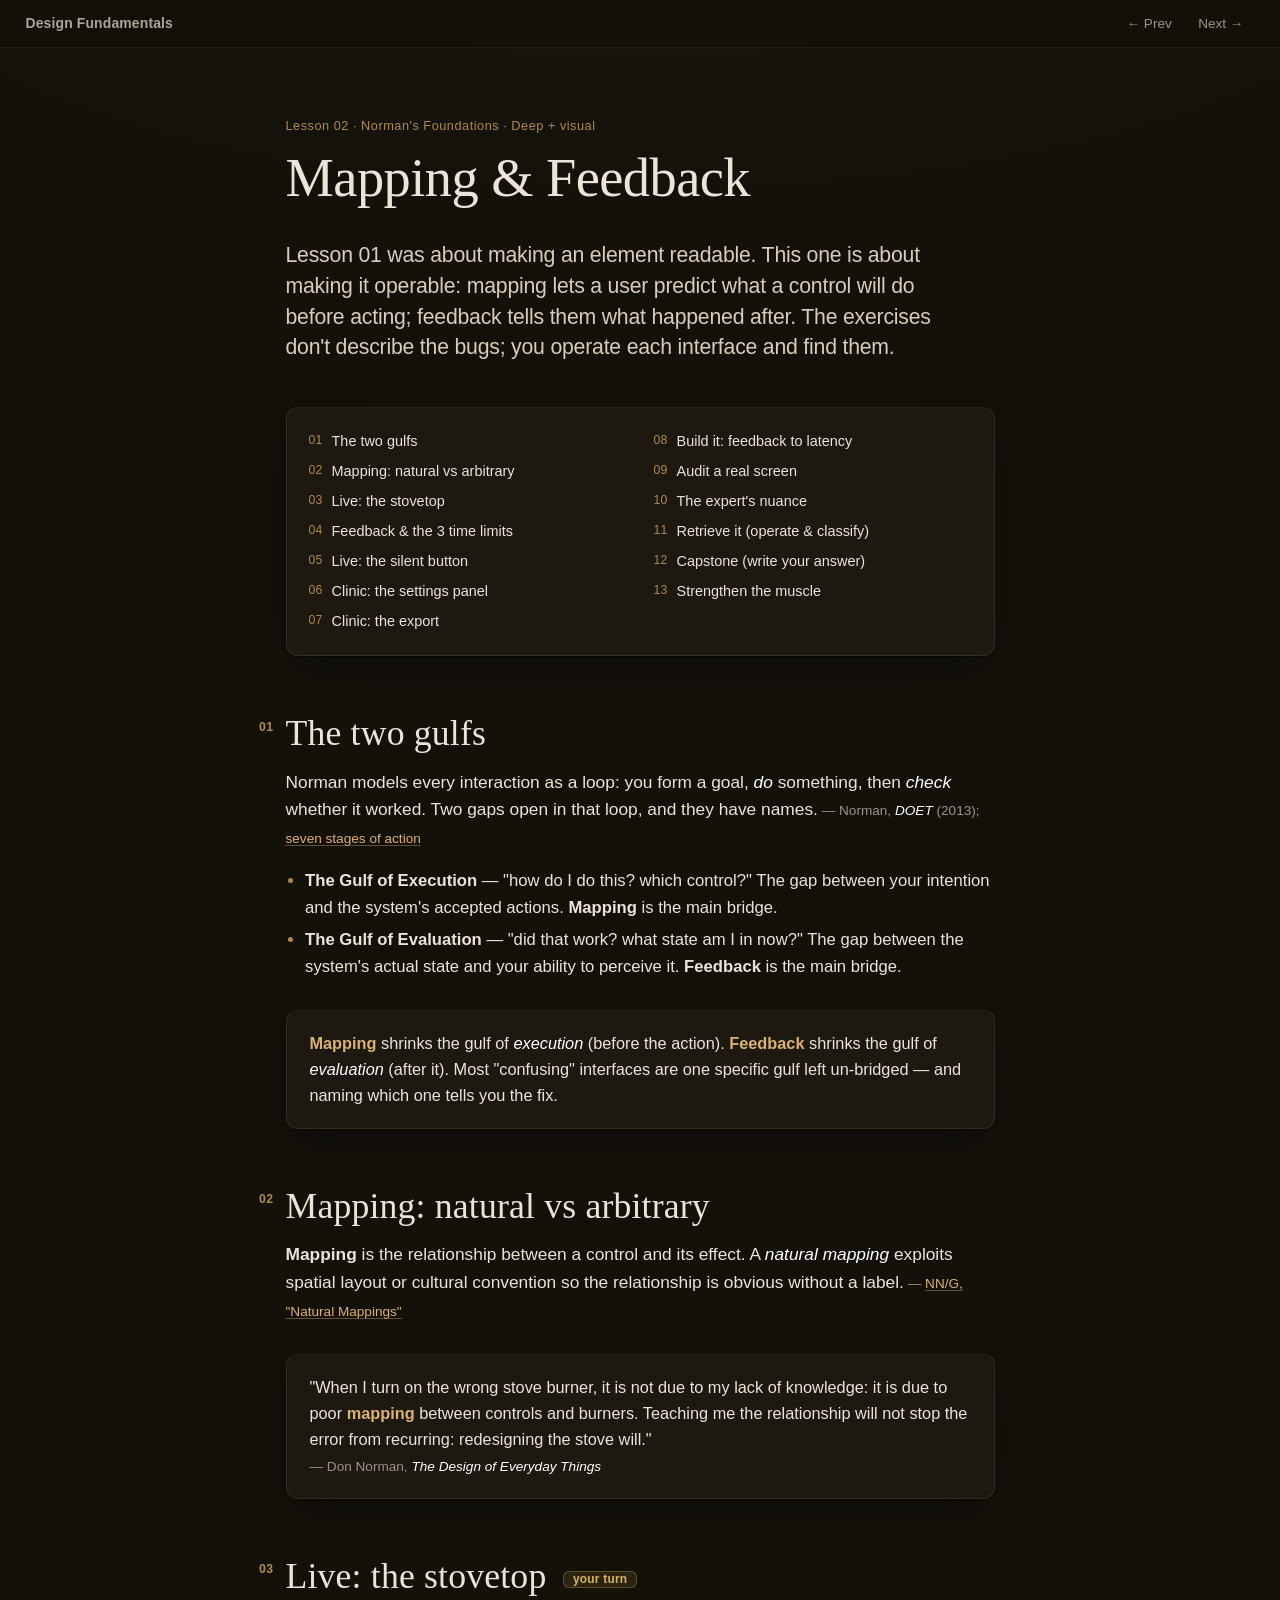
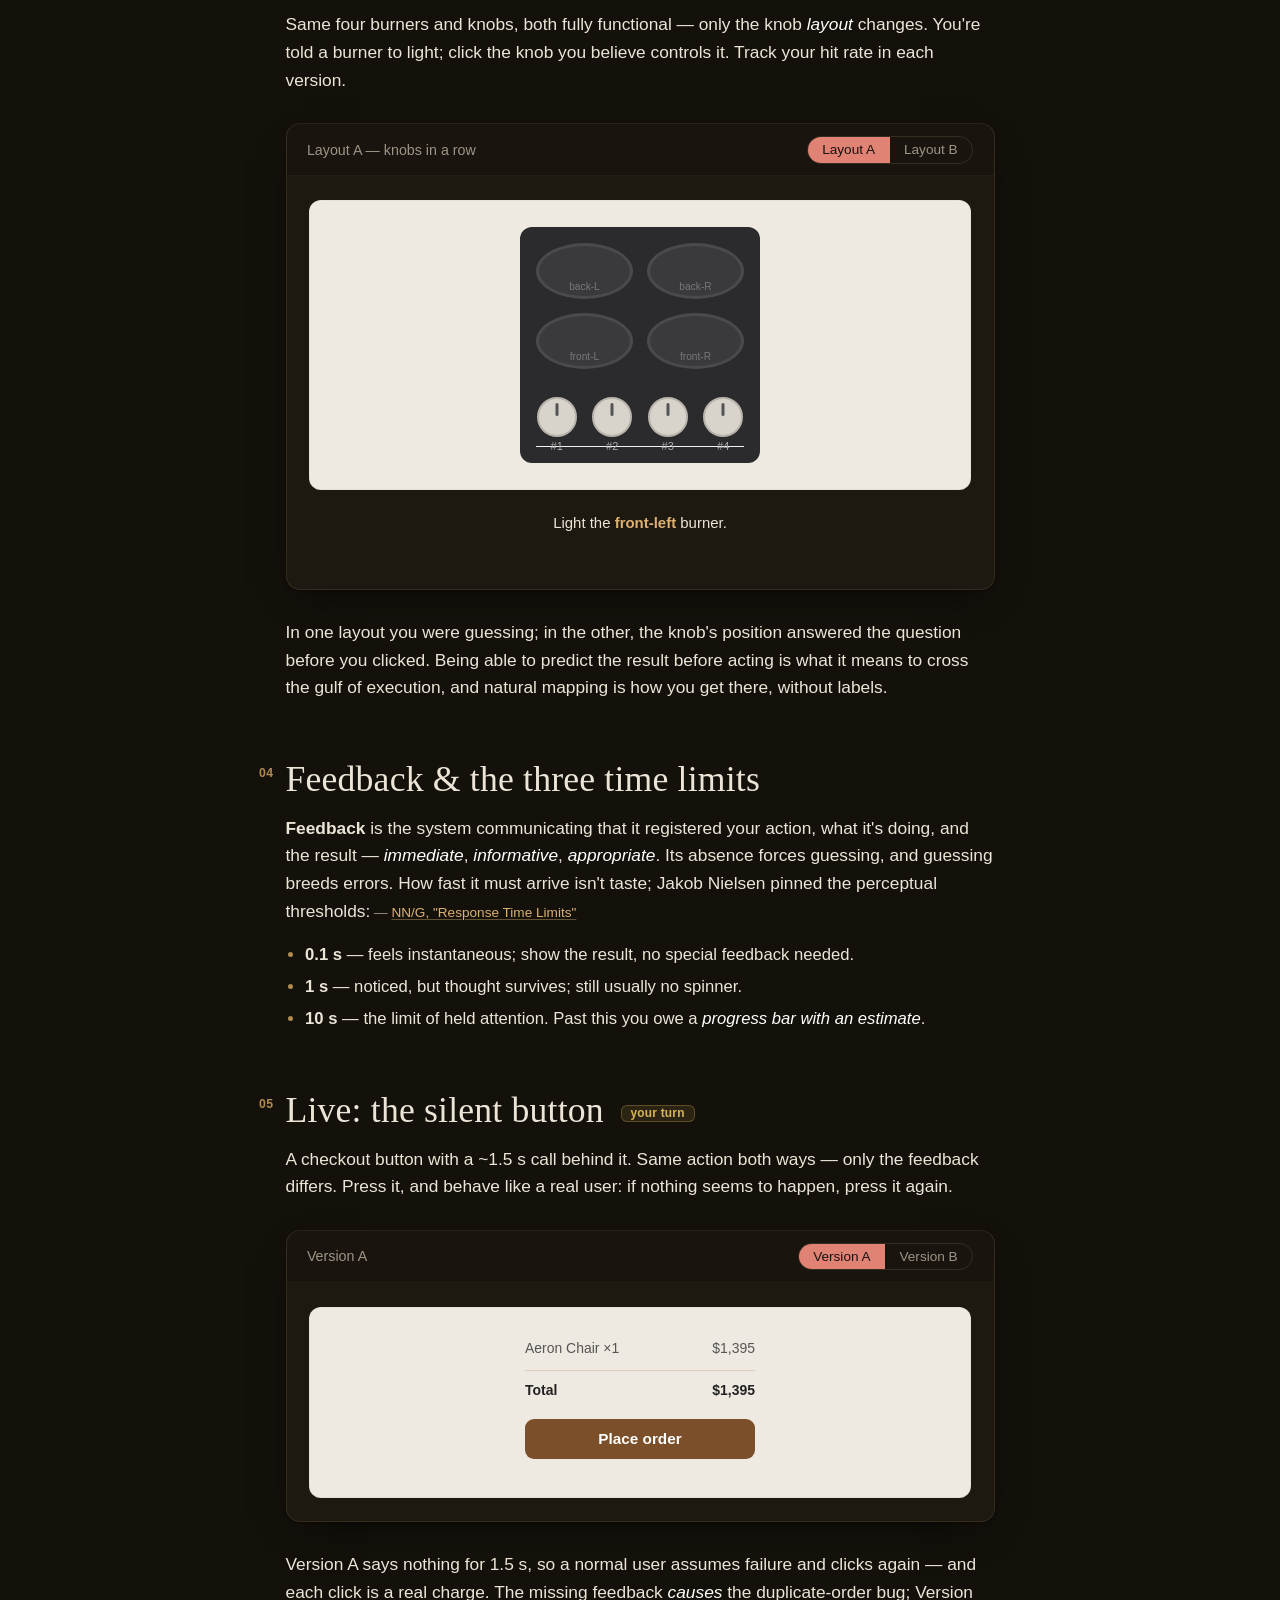
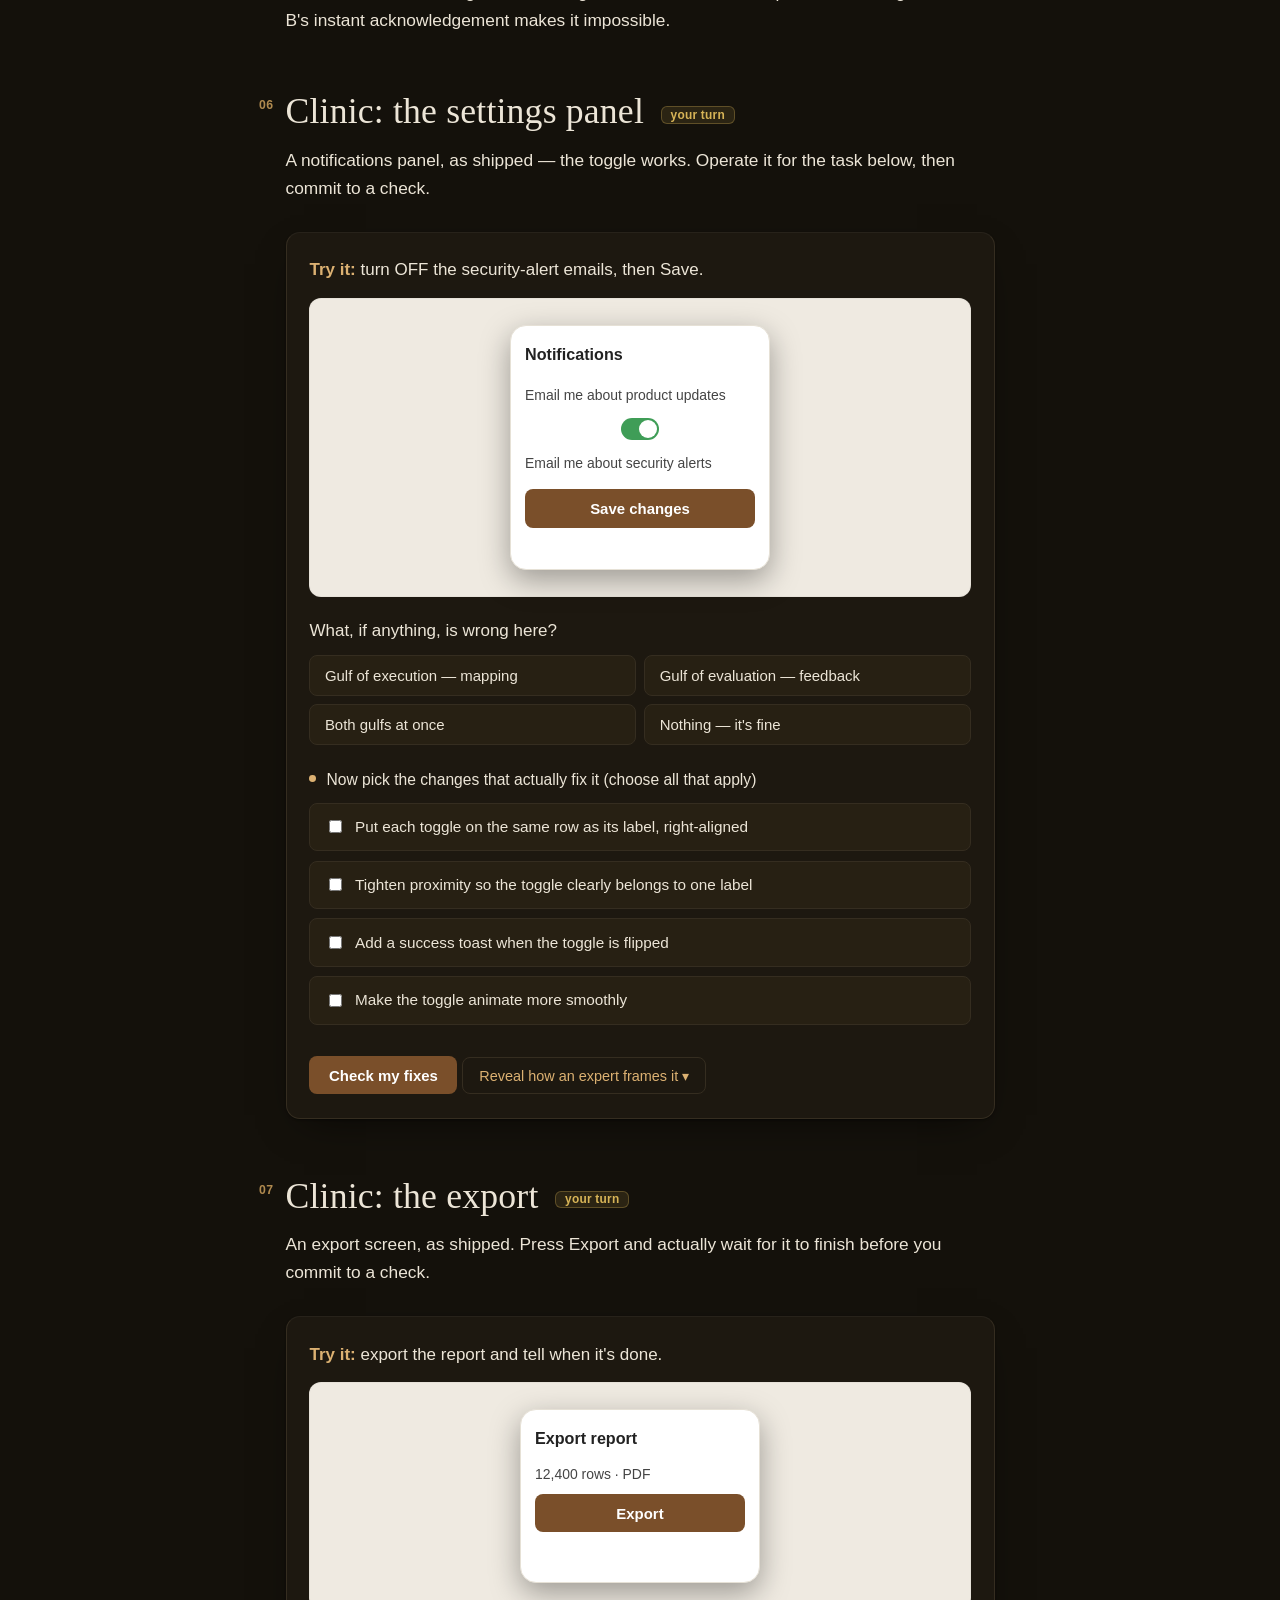
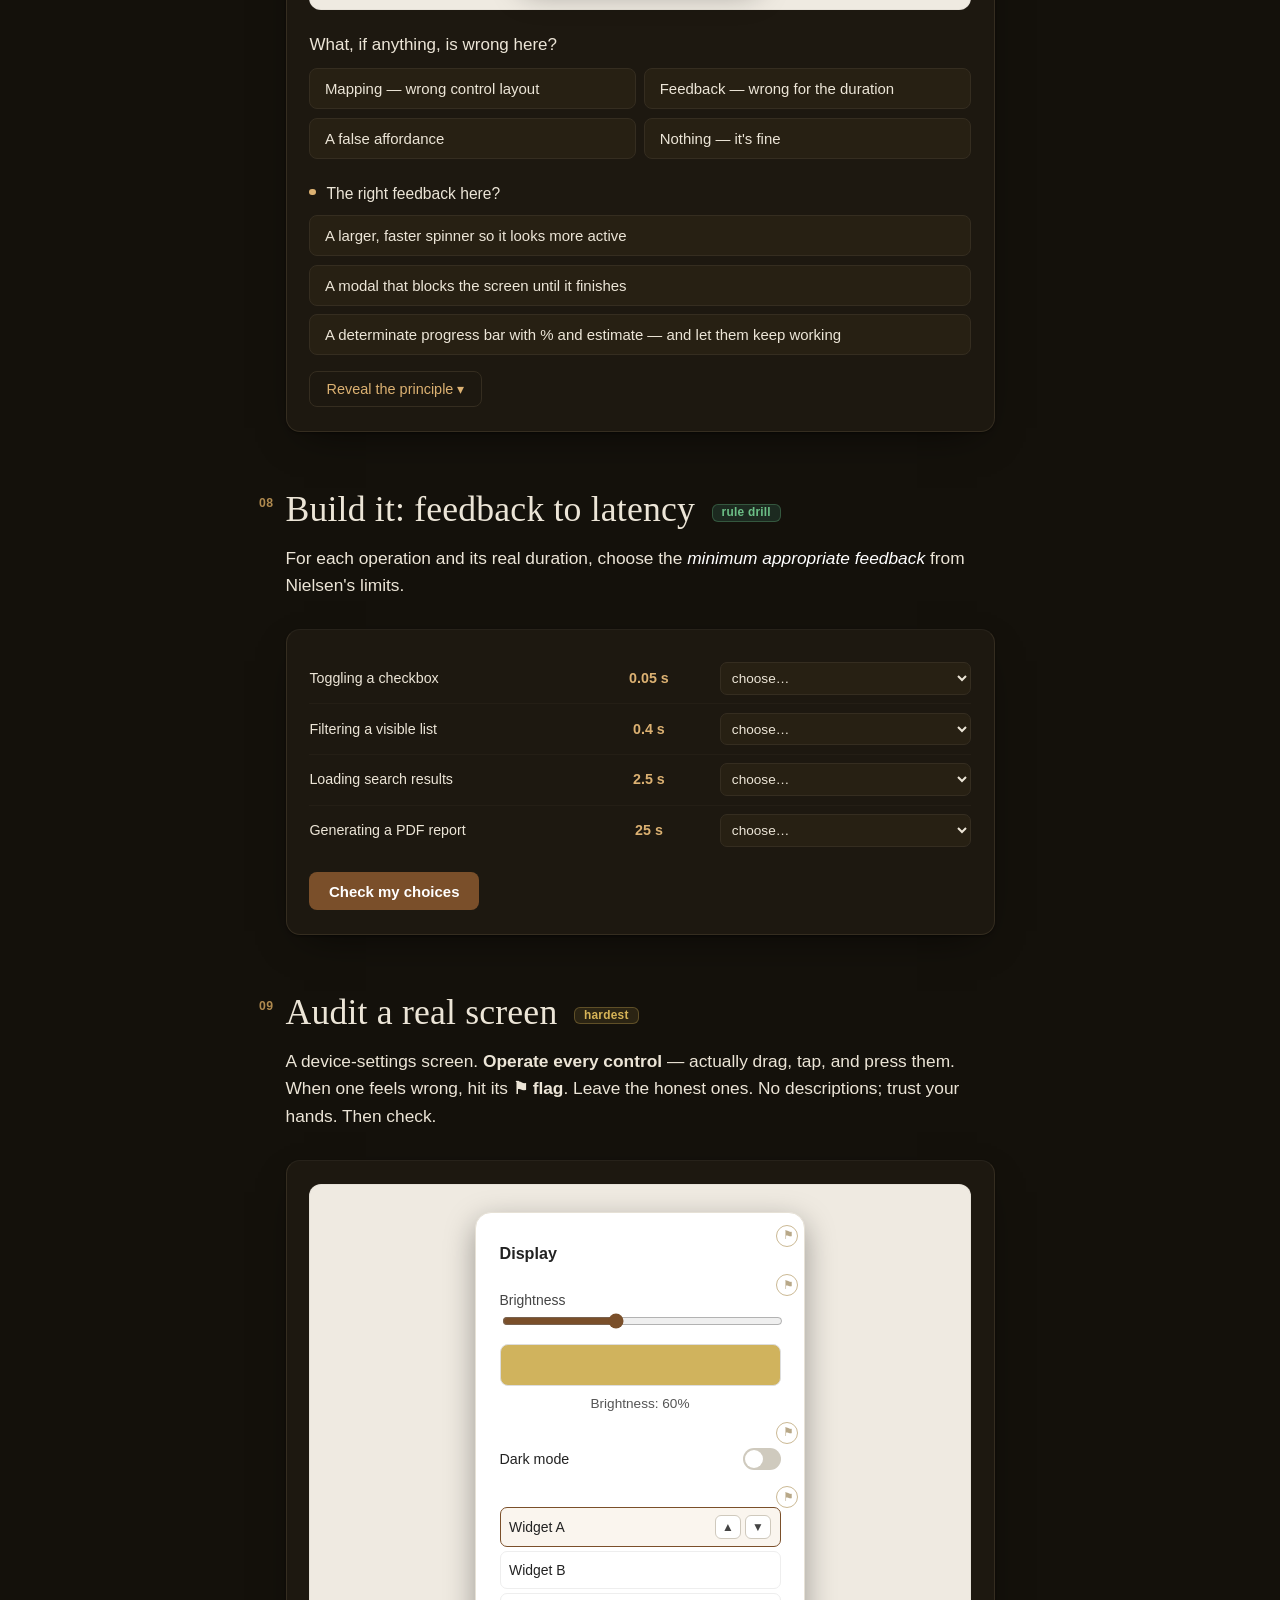
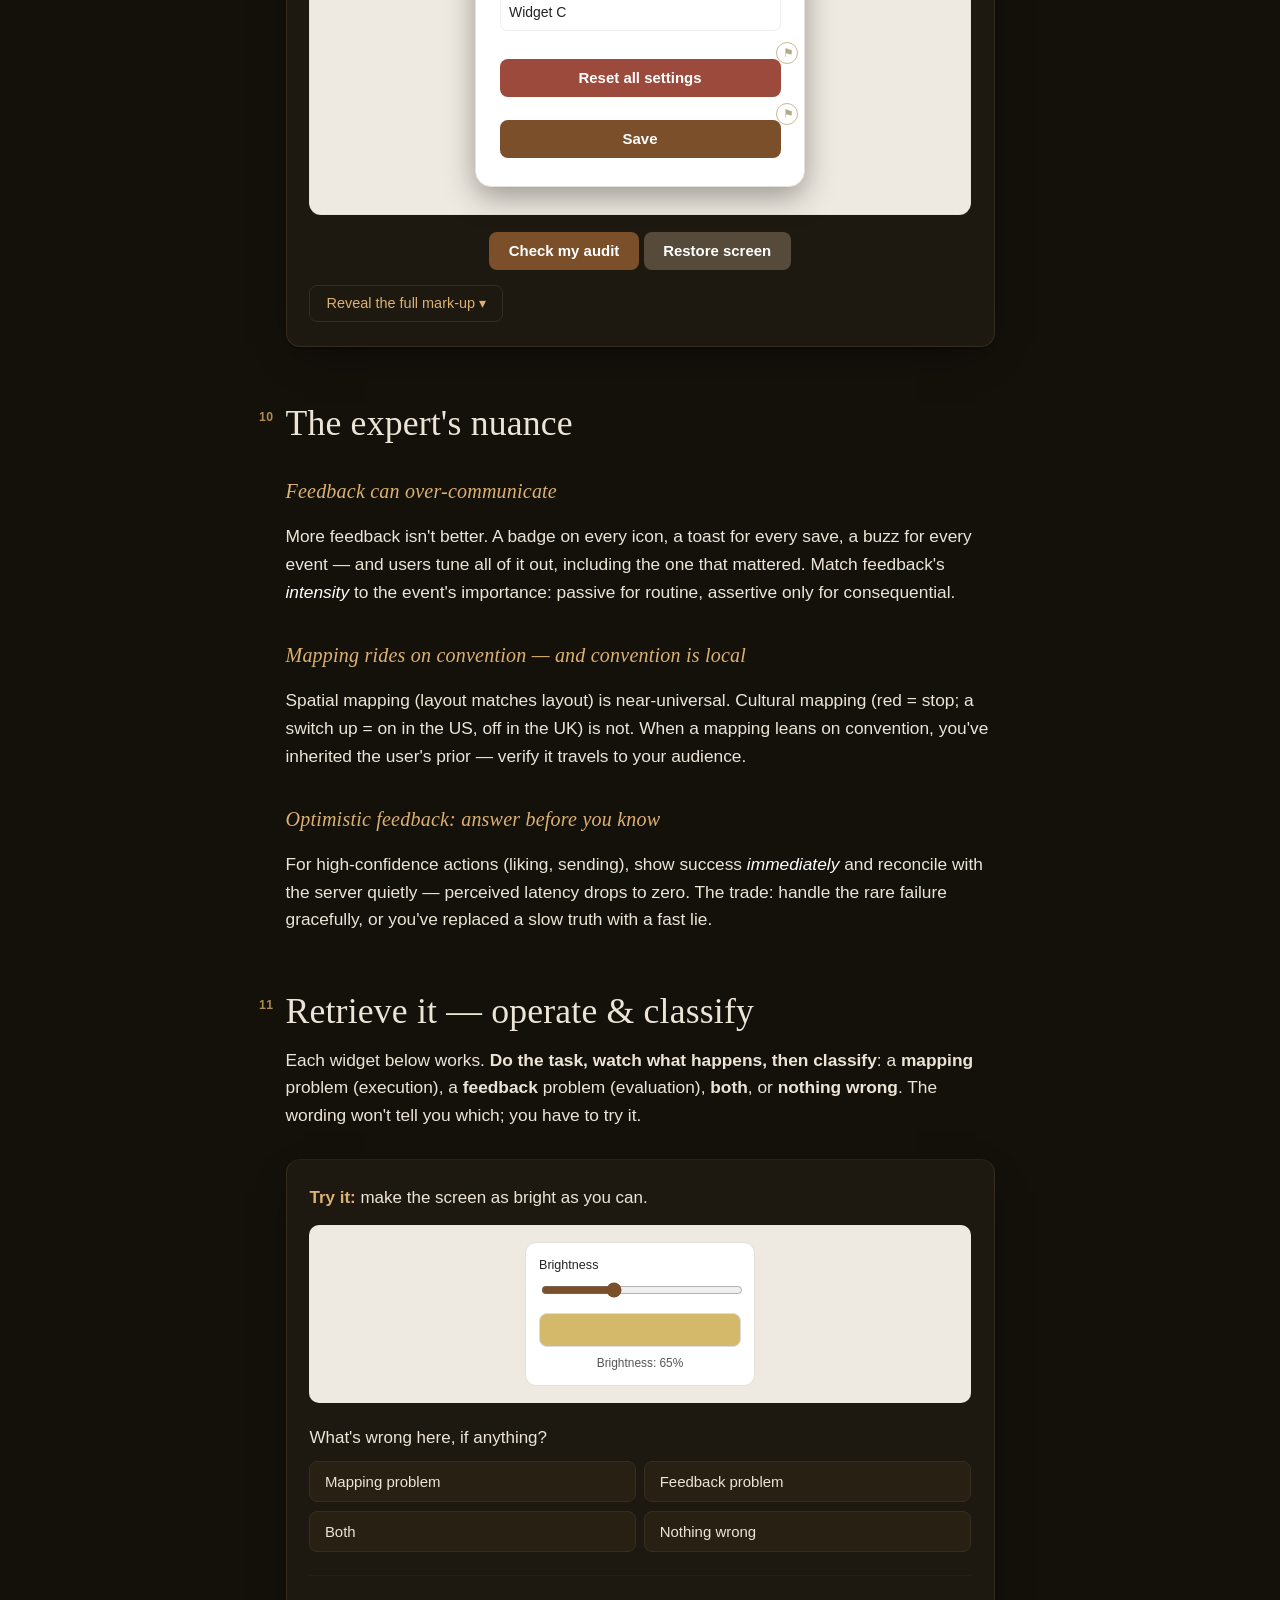
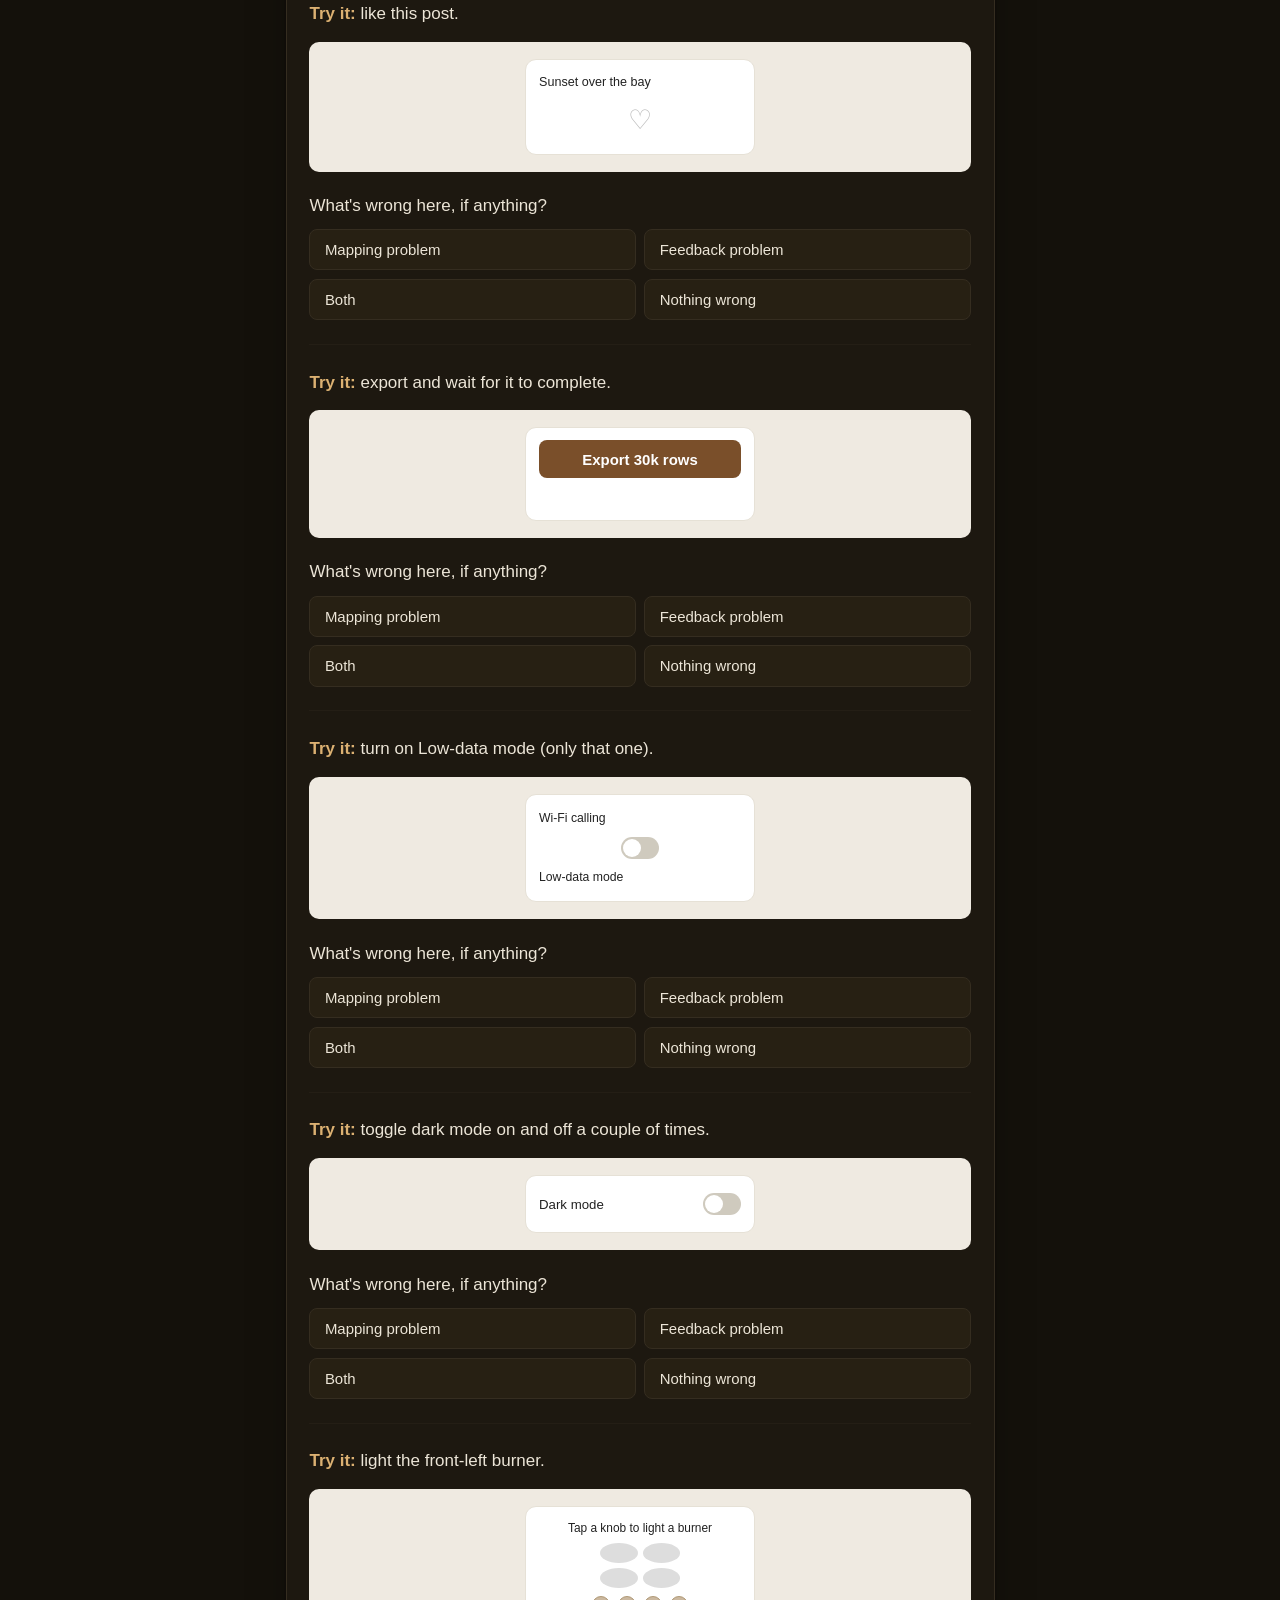
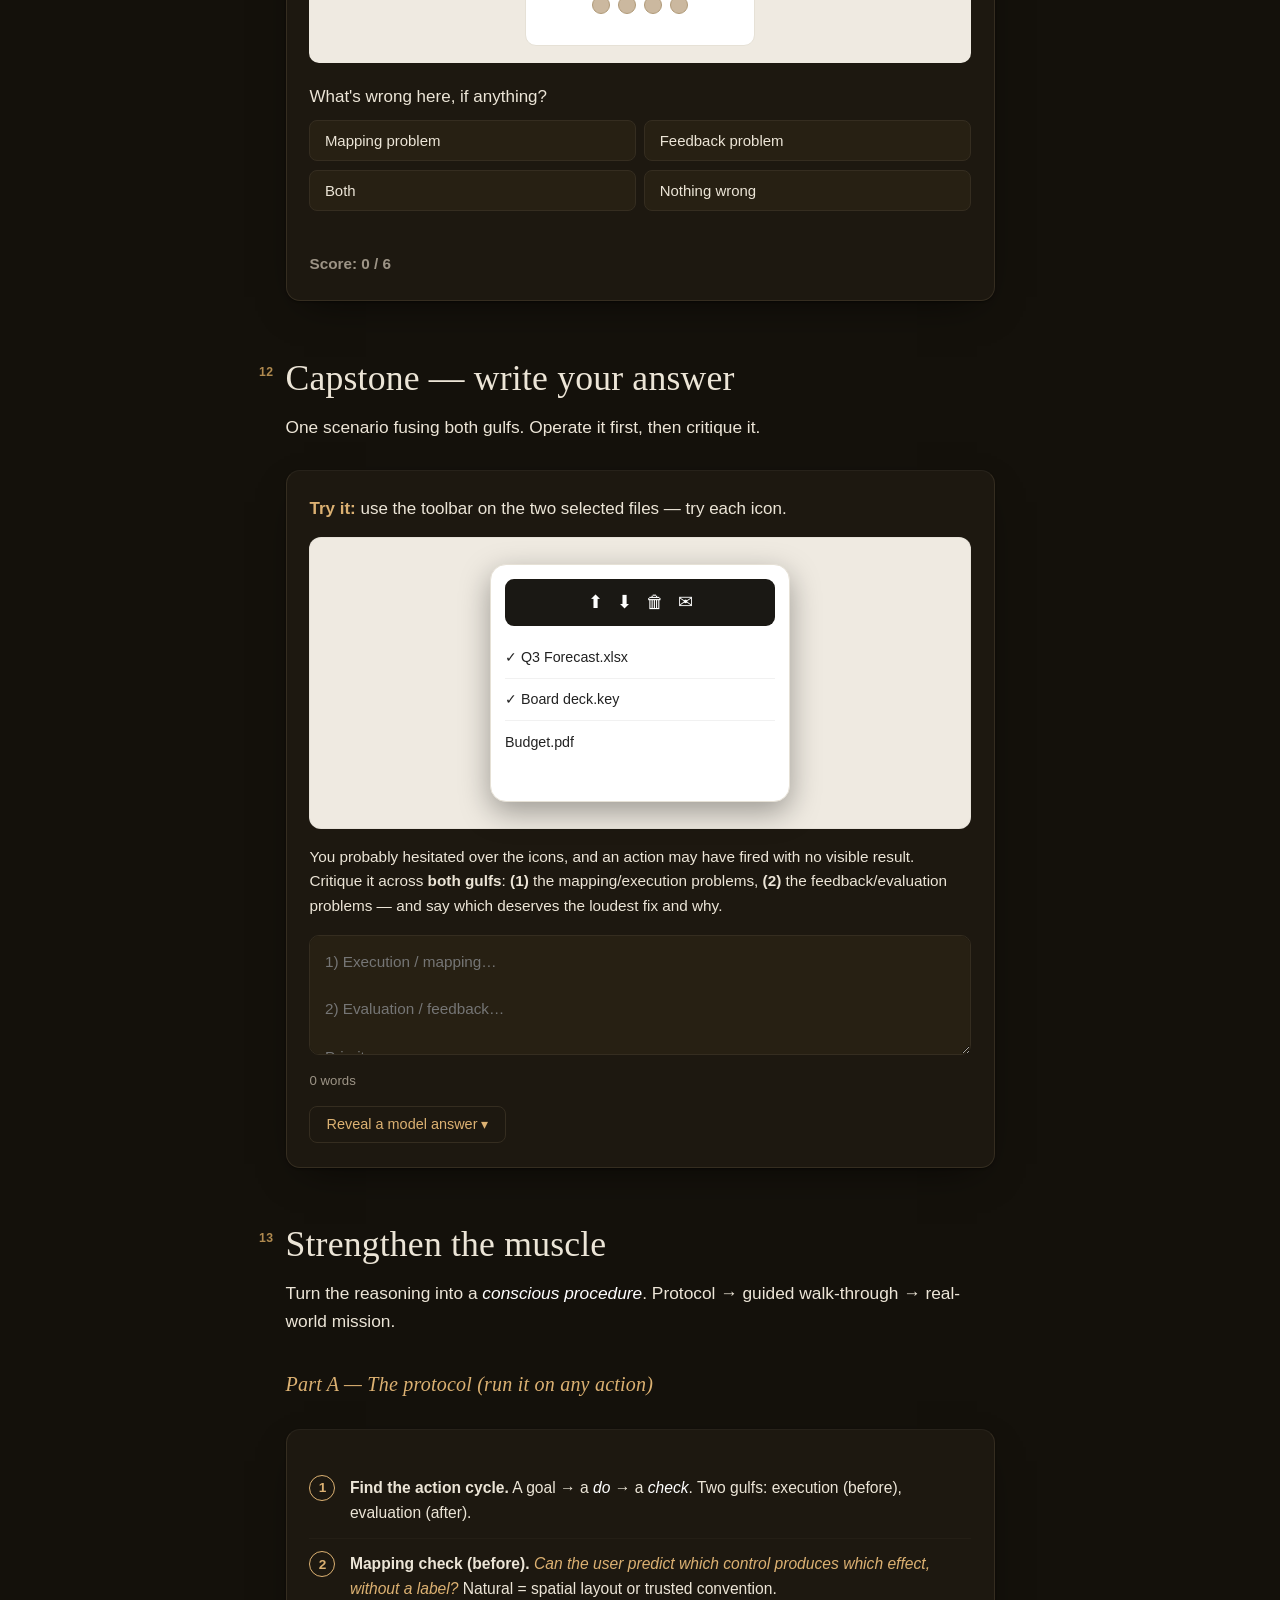
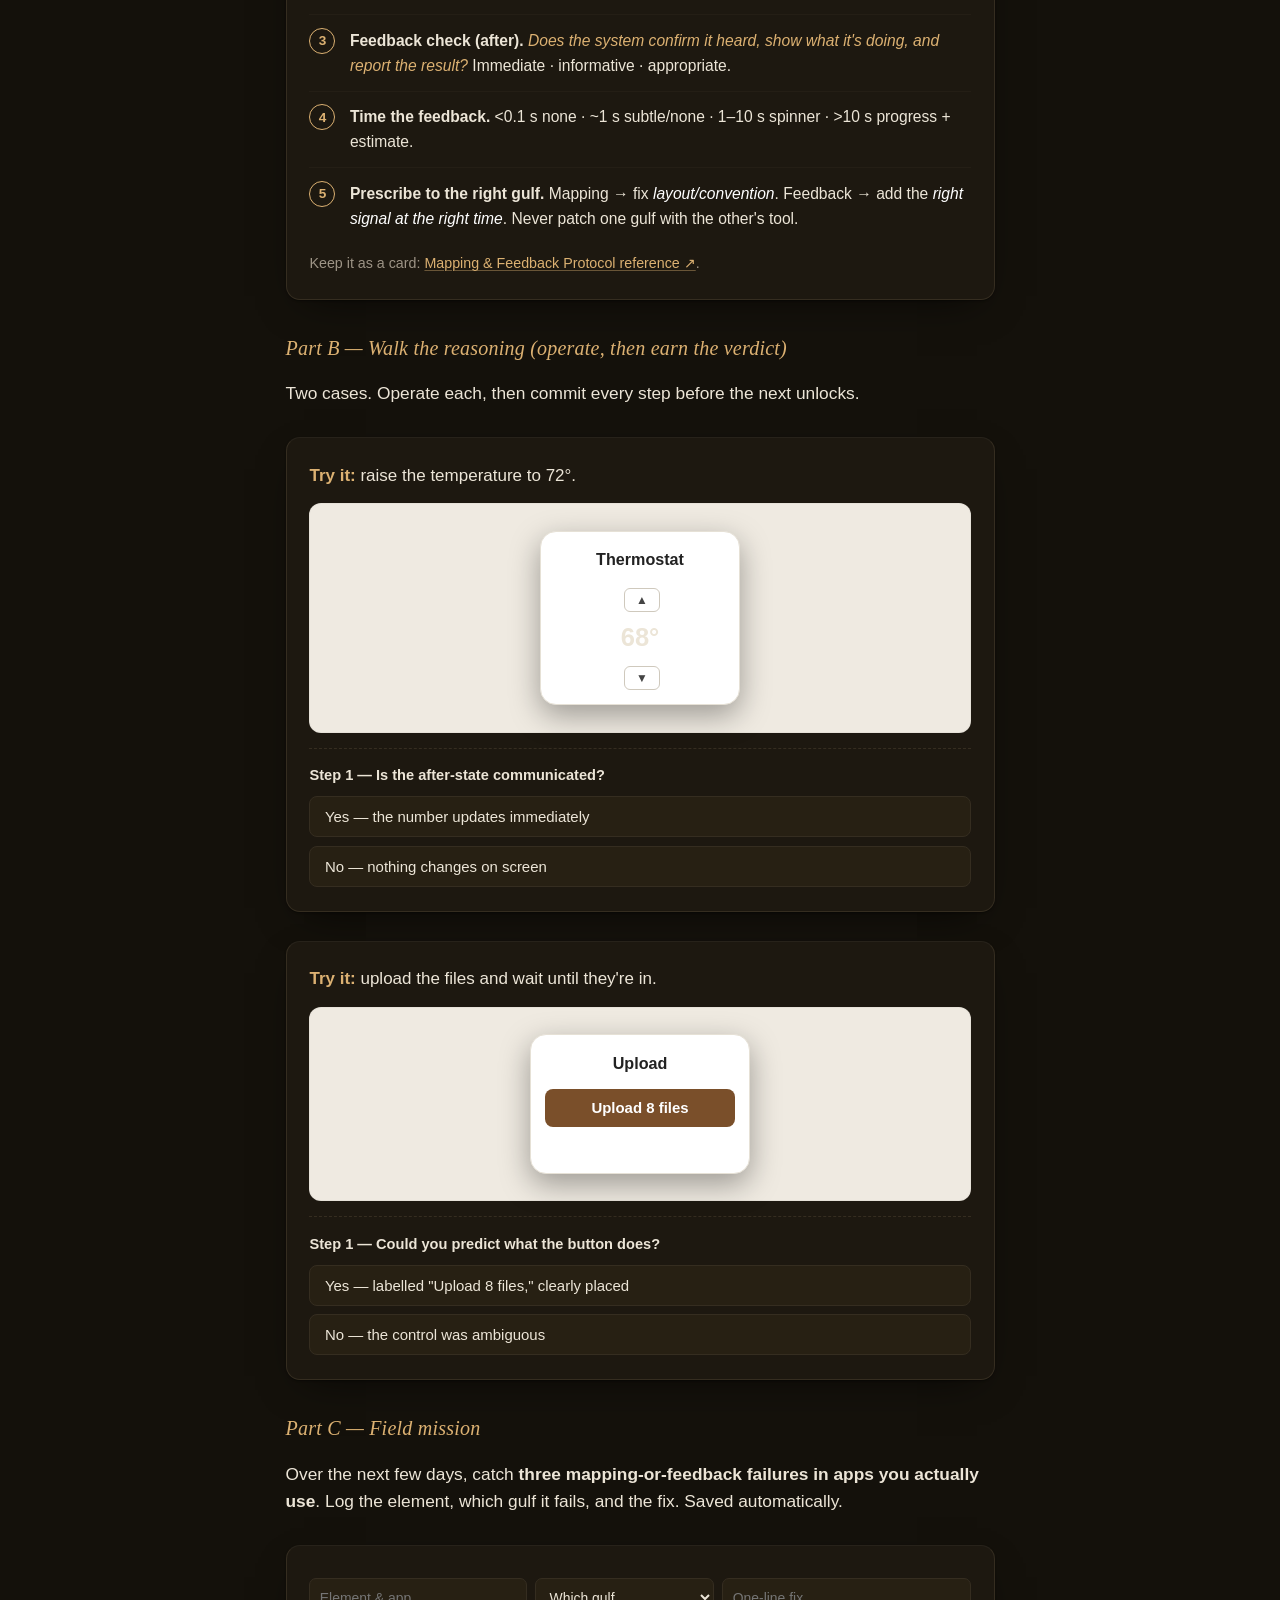
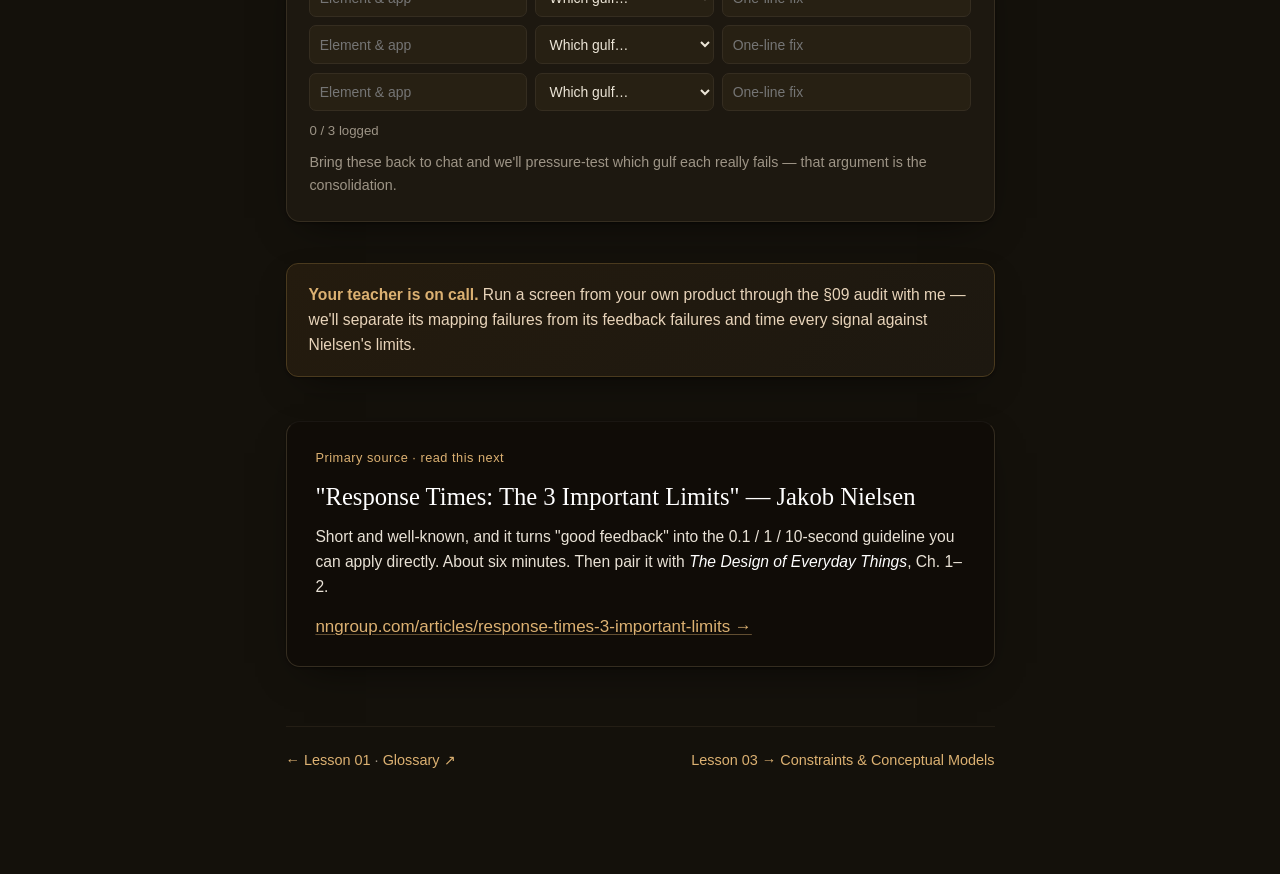
<file: lessons/0002-mapping-and-feedback.html>
<!DOCTYPE html>
<html lang="en">
<head>
<meta charset="utf-8">
<meta name="viewport" content="width=device-width, initial-scale=1">
<title>Lesson 02 — Mapping & Feedback</title>
<link rel="stylesheet" href="lesson.css">
</head>
<body>
<nav class="site-nav">
  <a class="site-nav-home" href="../index.html">Design Fundamentals</a>
  <div class="site-nav-arrows">
    <a href="0001-affordances-and-signifiers.html">← Prev</a>
    <a href="0003-constraints-and-conceptual-models.html">Next →</a>
  </div>
</nav>
<a class="skip" href="#main">Skip to lesson</a>
<main class="wrap" id="main">
  <div class="kicker">Lesson 02 · Norman's Foundations · Deep + visual</div>
  <h1>Mapping &amp; Feedback</h1>
  <div class="lede">Lesson 01 was about making an element readable. This one is about making it operable: mapping lets a user predict what a control will do before acting; feedback tells them what happened after. The exercises don't describe the bugs; you operate each interface and find them.</div>

  <nav class="toc">
    <a href="#s1">The two gulfs</a>
    <a href="#s2">Mapping: natural vs arbitrary</a>
    <a href="#s3">Live: the stovetop</a>
    <a href="#s4">Feedback &amp; the 3 time limits</a>
    <a href="#s5">Live: the silent button</a>
    <a href="#s6">Clinic: the settings panel</a>
    <a href="#s7">Clinic: the export</a>
    <a href="#s8">Build it: feedback to latency</a>
    <a href="#s9">Audit a real screen</a>
    <a href="#s10">The expert's nuance</a>
    <a href="#s11">Retrieve it (operate &amp; classify)</a>
    <a href="#s12">Capstone (write your answer)</a>
    <a href="#s13">Strengthen the muscle</a>
  </nav>

  <h2 id="s1"><span class="n">01</span>The two gulfs</h2>
  <p>Norman models every interaction as a loop: you form a goal, <em>do</em> something, then <em>check</em> whether it worked. Two gaps open in that loop, and they have names.<span class="cite"> — Norman, <em>DOET</em> (2013); <a href="https://en.wikipedia.org/wiki/Seven_stages_of_action">seven stages of action</a></span></p>
  <ul>
    <li><b>The Gulf of Execution</b> — "how do I do this? which control?" The gap between your intention and the system's accepted actions. <b>Mapping</b> is the main bridge.</li>
    <li><b>The Gulf of Evaluation</b> — "did that work? what state am I in now?" The gap between the system's actual state and your ability to perceive it. <b>Feedback</b> is the main bridge.</li>
  </ul>
  <div class="pull"><b>Mapping</b> shrinks the gulf of <em>execution</em> (before the action). <b>Feedback</b> shrinks the gulf of <em>evaluation</em> (after it). Most "confusing" interfaces are one specific gulf left un-bridged — and naming which one tells you the fix.</div>

  <h2 id="s2"><span class="n">02</span>Mapping: natural vs arbitrary</h2>
  <p><b>Mapping</b> is the relationship between a control and its effect. A <em>natural mapping</em> exploits spatial layout or cultural convention so the relationship is obvious without a label.<span class="cite"> — <a href="https://www.nngroup.com/articles/natural-mappings/">NN/G, "Natural Mappings"</a></span></p>
  <div class="pull">"When I turn on the wrong stove burner, it is not due to my lack of knowledge: it is due to poor <b>mapping</b> between controls and burners. Teaching me the relationship will not stop the error from recurring: redesigning the stove will."<br><span class="cite">— Don Norman, <em>The Design of Everyday Things</em></span></div>

  <h2 id="s3"><span class="n">03</span>Live: the stovetop <span class="tag try">your turn</span></h2>
  <p>Same four burners and knobs, both fully functional — only the knob <em>layout</em> changes. You're told a burner to light; click the knob you believe controls it. Track your hit rate in each version.</p>
  <div class="ix">
    <div class="ix-head"><span id="stoveLabel">Layout A</span>
      <div class="toggle"><button data-v="wrong" class="on" onclick="renderStove('wrong')">Layout A</button><button data-v="right" onclick="renderStove('right')">Layout B</button></div>
    </div>
    <div class="ix-body">
      <div class="stage"><div class="cooktop">
        <div class="burners">
          <div class="burner" id="b0"><span>back-L</span></div><div class="burner" id="b1"><span>back-R</span></div>
          <div class="burner" id="b2"><span>front-L</span></div><div class="burner" id="b3"><span>front-R</span></div>
        </div>
        <div id="knobWrap" class="knobs row"></div>
      </div></div>
      <div class="goal">Light the <b id="goalName">front-left</b> burner.</div>
      <div class="sresult" id="sresult"></div>
    </div>
  </div>
  <p>In one layout you were guessing; in the other, the knob's position answered the question before you clicked. Being able to predict the result before acting is what it means to cross the gulf of execution, and natural mapping is how you get there, without labels.</p>

  <h2 id="s4"><span class="n">04</span>Feedback &amp; the three time limits</h2>
  <p><b>Feedback</b> is the system communicating that it registered your action, what it's doing, and the result — <em>immediate</em>, <em>informative</em>, <em>appropriate</em>. Its absence forces guessing, and guessing breeds errors. How fast it must arrive isn't taste; Jakob Nielsen pinned the perceptual thresholds:<span class="cite"> — <a href="https://www.nngroup.com/articles/response-times-3-important-limits/">NN/G, "Response Time Limits"</a></span></p>
  <ul>
    <li><b>0.1 s</b> — feels instantaneous; show the result, no special feedback needed.</li>
    <li><b>1 s</b> — noticed, but thought survives; still usually no spinner.</li>
    <li><b>10 s</b> — the limit of held attention. Past this you owe a <em>progress bar with an estimate</em>.</li>
  </ul>

  <h2 id="s5"><span class="n">05</span>Live: the silent button <span class="tag try">your turn</span></h2>
  <p>A checkout button with a ~1.5 s call behind it. Same action both ways — only the feedback differs. Press it, and behave like a real user: if nothing seems to happen, press it again.</p>
  <div class="ix">
    <div class="ix-head"><span id="silLabel">Version A</span>
      <div class="toggle"><button data-v="wrong" class="on" onclick="setSil('wrong')">Version A</button><button data-v="right" onclick="setSil('right')">Version B</button></div>
    </div>
    <div class="ix-body">
      <div class="stage"><div class="checkout">
        <div class="co-line"><span>Aeron Chair ×1</span><span>$1,395</span></div>
        <div class="co-line co-total"><span>Total</span><span>$1,395</span></div>
        <button class="placebtn" id="placeBtn" onclick="placeOrder()">Place order</button>
        <div class="counter" id="orderCount"></div>
      </div></div>
    </div>
  </div>
  <p>Version A says nothing for 1.5 s, so a normal user assumes failure and clicks again — and each click is a real charge. The missing feedback <em>causes</em> the duplicate-order bug; Version B's instant acknowledgement makes it impossible.</p>

  <h2 id="s6"><span class="n">06</span>Clinic: the settings panel <span class="tag try">your turn</span></h2>
  <p>A notifications panel, as shipped — the toggle works. Operate it for the task below, then commit to a check.</p>
  <div class="ix">
    <div class="ix-body">
      <div class="task">turn OFF the security-alert emails, then Save.</div>
      <div class="stage"><div class="screen" style="width:260px">
        <div class="u-title">Notifications</div>
        <div class="u-text" style="padding:.35rem 0">Email me about product updates</div>
        <div class="floatpill"><div class="pill on" id="ambPill" onclick="this.classList.toggle('on')"></div></div>
        <div class="u-text" style="padding:.35rem 0">Email me about security alerts</div>
        <button class="btn" style="width:100%;margin-top:.6rem" onclick="ambCheck()">Save changes</button>
        <div id="ambResult" class="readout" style="margin-top:.6rem;min-height:1rem"></div>
      </div></div>

      <div class="neutralq">What, if anything, is wrong here?</div>
      <div class="opts grid2" data-a="a">
        <button onclick="clinic(this,'a','c1')">Gulf of execution — mapping</button>
        <button onclick="clinic(this,'b','c1')">Gulf of evaluation — feedback</button>
        <button onclick="clinic(this,'c','c1')">Both gulfs at once</button>
        <button onclick="clinic(this,'d','c1')">Nothing — it's fine</button>
      </div>
      <div class="fb" id="c1">The pill <em>does</em> show its state (feedback is fine), but you couldn't tell which setting it governs before acting — a <b>mapping</b> failure across the gulf of <b>execution</b>. The control isn't bound, spatially, to its effect.</div>

      <div class="step-label">Now pick the changes that actually fix it (choose all that apply)</div>
      <div class="pick" id="c1fix">
        <label><input type="checkbox" data-good="1"> Put each toggle on the same row as its label, right-aligned</label>
        <label><input type="checkbox" data-good="1"> Tighten proximity so the toggle clearly belongs to one label</label>
        <label><input type="checkbox" data-good="0"> Add a success toast when the toggle is flipped</label>
        <label><input type="checkbox" data-good="0"> Make the toggle animate more smoothly</label>
      </div>
      <button class="btn" onclick="checkPick('c1fix','c1res')">Check my fixes</button>
      <div class="fb" id="c1res"></div>
      <button class="reveal" onclick="tog('c1exp')">Reveal how an expert frames it ▾</button>
      <div class="expert" id="c1exp"><b>Expert framing:</b> a mapping failure is fixed in <em>layout</em> — bind control to effect with row alignment and proximity (spatial natural mapping). A success <em>toast</em> is feedback; it answers "did it flip?", not "which setting does it control?". A feedback fix won't close a mapping gap.</div>
    </div>
  </div>

  <h2 id="s7"><span class="n">07</span>Clinic: the export <span class="tag try">your turn</span></h2>
  <p>An export screen, as shipped. Press Export and actually wait for it to finish before you commit to a check.</p>
  <div class="ix">
    <div class="ix-body">
      <div class="task">export the report and tell when it's done.</div>
      <div class="stage"><div class="screen" style="width:240px">
        <div class="u-title">Export report</div>
        <div class="u-text" style="margin-bottom:.6rem">12,400 rows · PDF</div>
        <button class="btn" id="expBtn" style="width:100%" onclick="runExport()">Export</button>
        <div id="expArea" style="margin-top:.7rem;text-align:center;min-height:1.4rem"></div>
      </div></div>

      <div class="neutralq">What, if anything, is wrong here?</div>
      <div class="opts grid2" data-a="b">
        <button onclick="clinic(this,'a','c2')">Mapping — wrong control layout</button>
        <button onclick="clinic(this,'b','c2')">Feedback — wrong for the duration</button>
        <button onclick="clinic(this,'c','c2')">A false affordance</button>
        <button onclick="clinic(this,'d','c2')">Nothing — it's fine</button>
      </div>
      <div class="fb" id="c2">There <em>is</em> feedback (a spinner), but for a long job it never resolves into progress — past ~10 s an indefinite spinner reads as "frozen." The gulf of <b>evaluation</b> stays open: you can't tell if it's working or how long is left.</div>

      <div class="step-label">The right feedback here?</div>
      <div class="opts" data-a="c">
        <button onclick="clinic(this,'a','c2b')">A larger, faster spinner so it looks more active</button>
        <button onclick="clinic(this,'b','c2b')">A modal that blocks the screen until it finishes</button>
        <button onclick="clinic(this,'c','c2b')">A determinate progress bar with % and estimate — and let them keep working</button>
      </div>
      <div class="fb" id="c2b">Past 10 s you owe a determinate signal: progress + estimate, so attention is rewarded and "frozen?" never arises. <button class="btn ghost" style="margin-top:.6rem" onclick="runExport(true)">▶ Run the fixed version</button></div>
      <button class="reveal" onclick="tog('c2exp')">Reveal the principle ▾</button>
      <div class="expert" id="c2exp"><b>Principle:</b> the right feedback depends on the latency, not just on being present. Nielsen's limits make it concrete: under 0.1 s none, around 1 s subtle, over 10 s progress and an estimate. The same idea drives §08.</div>
    </div>
  </div>

  <h2 id="s8"><span class="n">08</span>Build it: feedback to latency <span class="tag do">rule drill</span></h2>
  <p>For each operation and its real duration, choose the <em>minimum appropriate feedback</em> from Nielsen's limits.</p>
  <div class="ix">
    <div class="ix-body">
      <div id="latGrid">
        <div class="lat" data-correct="none"><span>Toggling a checkbox</span><span class="dur">0.05 s</span>
          <select><option value="">choose…</option><option value="none">Just show the result</option><option value="subtle">Subtle inline cue</option><option value="spinner">Spinner</option><option value="progress">Progress bar + estimate</option></select></div>
        <div class="lat" data-correct="none"><span>Filtering a visible list</span><span class="dur">0.4 s</span>
          <select><option value="">choose…</option><option value="none">Just show the result</option><option value="subtle">Subtle inline cue</option><option value="spinner">Spinner</option><option value="progress">Progress bar + estimate</option></select></div>
        <div class="lat" data-correct="spinner"><span>Loading search results</span><span class="dur">2.5 s</span>
          <select><option value="">choose…</option><option value="none">Just show the result</option><option value="subtle">Subtle inline cue</option><option value="spinner">Spinner</option><option value="progress">Progress bar + estimate</option></select></div>
        <div class="lat" data-correct="progress"><span>Generating a PDF report</span><span class="dur">25 s</span>
          <select><option value="">choose…</option><option value="none">Just show the result</option><option value="subtle">Subtle inline cue</option><option value="spinner">Spinner</option><option value="progress">Progress bar + estimate</option></select></div>
      </div>
      <button class="btn" style="margin-top:1rem" onclick="checkLat()">Check my choices</button>
      <div class="fb" id="latRes"></div>
    </div>
  </div>

  <h2 id="s9"><span class="n">09</span>Audit a real screen <span class="tag try">hardest</span></h2>
  <p>A device-settings screen. <b>Operate every control</b> — actually drag, tap, and press them. When one feels wrong, hit its <b>⚑ flag</b>. Leave the honest ones. No descriptions; trust your hands. Then check.</p>
  <div class="ix">
    <div class="ix-body">
      <div class="stage"><div class="screen" style="width:330px">
        <div class="audwrap" data-v="ok" data-k="Section heading — inert, nothing implied. Honest."><button class="flagbtn" aria-label="Flag this control" title="Flag this control" onclick="flagTog(this)">⚑</button>
          <div class="u-title" style="margin:0">Display</div><span class="vbadge"></span></div>

        <div class="audwrap" data-v="bad" data-k="MAPPING: the slider runs backwards — dragging right makes the screen darker."><button class="flagbtn" aria-label="Flag this control" title="Flag this control" onclick="flagTog(this)">⚑</button>
          <div class="u-text">Brightness</div>
          <input type="range" id="audBright" min="0" max="100" value="40" oninput="brightUpd('audBright','audSw','audBval')">
          <div class="swatch" id="audSw"></div><div class="readout" id="audBval"></div><span class="vbadge"></span></div>

        <div class="audwrap" data-v="ok" data-k="MAPPING + FEEDBACK ok: label left, toggle right on the same row; flips clearly."><button class="flagbtn" aria-label="Flag this control" title="Flag this control" onclick="flagTog(this)">⚑</button>
          <div class="row" style="border:0"><span>Dark mode</span><div class="pill" onclick="this.classList.toggle('on')"></div></div><span class="vbadge"></span></div>

        <div class="audwrap" data-v="bad" data-k="MAPPING: ▲ moves the selected item DOWN and ▼ moves it up — direction inverted from effect."><button class="flagbtn" aria-label="Flag this control" title="Flag this control" onclick="flagTog(this)">⚑</button>
          <div class="reord" id="reord">
            <div class="item sel">Widget A <span><button class="stepbtn" onclick="reorder(1)">▲</button><button class="stepbtn" onclick="reorder(-1)">▼</button></span></div>
            <div class="item">Widget B</div><div class="item">Widget C</div>
          </div><span class="vbadge"></span></div>

        <div class="audwrap" data-v="bad" data-k="FEEDBACK: 'Reset all' wipes every setting instantly — no confirmation, no undo."><button class="flagbtn" aria-label="Flag this control" title="Flag this control" onclick="flagTog(this)">⚑</button>
          <button class="btn" style="width:100%;background:#9c4a3c" onclick="resetAll()">Reset all settings</button><span class="vbadge"></span></div>

        <div class="audwrap" data-v="ok" data-k="FEEDBACK ok: Save disables, shows a spinner, then 'Saved ✓' — status visible throughout."><button class="flagbtn" aria-label="Flag this control" title="Flag this control" onclick="flagTog(this)">⚑</button>
          <button class="btn" style="width:100%" id="audSave" onclick="audSaveRun()">Save</button><span class="vbadge"></span></div>
      </div></div>
      <div style="text-align:center;margin-top:1rem"><button class="btn" onclick="audCheck()">Check my audit</button> <button class="btn ghost" onclick="resetAll(true)">Restore screen</button></div>
      <div class="fb" id="audRes"></div>
      <button class="reveal" onclick="tog('audExp')">Reveal the full mark-up ▾</button>
      <div class="expert" id="audExp"><b>The three broken:</b> the <u>brightness slider</u> (mapping — runs backwards), the <u>reorder ▲/▼</u> (mapping — direction inverted), and <u>Reset all</u> (feedback — destructive, fires with no confirmation or undo). <b>The three honest:</b> the "Display" heading, "Dark mode" (clean row mapping with a clear flip), "Save" (visible status). For each one, name the gulf first; the gulf points to the fix.</div>
    </div>
  </div>

  <h2 id="s10"><span class="n">10</span>The expert's nuance</h2>
  <h3 class="sub">Feedback can over-communicate</h3>
  <p>More feedback isn't better. A badge on every icon, a toast for every save, a buzz for every event — and users tune all of it out, including the one that mattered. Match feedback's <em>intensity</em> to the event's importance: passive for routine, assertive only for consequential.</p>
  <h3 class="sub">Mapping rides on convention — and convention is local</h3>
  <p>Spatial mapping (layout matches layout) is near-universal. Cultural mapping (red = stop; a switch up = on in the US, off in the UK) is not. When a mapping leans on convention, you've inherited the user's prior — verify it travels to your audience.</p>
  <h3 class="sub">Optimistic feedback: answer before you know</h3>
  <p>For high-confidence actions (liking, sending), show success <em>immediately</em> and reconcile with the server quietly — perceived latency drops to zero. The trade: handle the rare failure gracefully, or you've replaced a slow truth with a fast lie.</p>

  <h2 id="s11"><span class="n">11</span>Retrieve it — operate &amp; classify</h2>
  <p>Each widget below works. <b>Do the task, watch what happens, then classify</b>: a <b>mapping</b> problem (execution), a <b>feedback</b> problem (evaluation), <b>both</b>, or <b>nothing wrong</b>. The wording won't tell you which; you have to try it.</p>
  <div class="ix"><div class="ix-body" id="quiz">

    <div class="q" data-a="map">
      <div class="task">make the screen as bright as you can.</div>
      <div class="qwidget"><div class="qcard"><div style="font-size:.74rem;margin-bottom:4px">Brightness</div>
        <input type="range" id="qBright" min="0" max="100" value="35" oninput="brightUpd('qBright','qSw','qBval')">
        <div class="swatch" id="qSw" style="height:34px"></div><div class="readout" id="qBval" style="font-size:.7rem"></div></div></div>
      <div class="neutralq">What's wrong here, if anything?</div>
      <div class="opts grid2"><button onclick="ans(this,'map')">Mapping problem</button><button onclick="ans(this,'fb')">Feedback problem</button><button onclick="ans(this,'both')">Both</button><button onclick="ans(this,'none')">Nothing wrong</button></div>
      <div class="fb">The readout updated instantly (feedback fine), but "right = darker" fights the spatial convention — you can't predict the result. Pure mapping (execution) failure.</div>
    </div>

    <div class="q" data-a="fb">
      <div class="task">like this post.</div>
      <div class="qwidget"><div class="qcard" style="text-align:center"><div style="font-size:.74rem;margin-bottom:6px;text-align:left">Sunset over the bay</div>
        <span class="heart" id="qHeart" onclick="heartTap()">♡</span></div></div>
      <div class="neutralq">What's wrong here, if anything?</div>
      <div class="opts grid2"><button onclick="ans(this,'map')">Mapping problem</button><button onclick="ans(this,'fb')">Feedback problem</button><button onclick="ans(this,'both')">Both</button><button onclick="ans(this,'none')">Nothing wrong</button></div>
      <div class="fb">The control is obvious (mapping fine), but tapping gives no confirmation it worked — so you tapped again, unsure. Gulf of evaluation: a feedback failure. (It <em>did</em> register every tap.)</div>
    </div>

    <div class="q" data-a="fb">
      <div class="task">export and wait for it to complete.</div>
      <div class="qwidget"><div class="qcard" style="text-align:center"><button class="btn" id="qExpBtn" style="width:100%" onclick="qExport()">Export 30k rows</button><div id="qExpArea" style="min-height:1.4rem;margin-top:6px"></div></div></div>
      <div class="neutralq">What's wrong here, if anything?</div>
      <div class="opts grid2"><button onclick="ans(this,'map')">Mapping problem</button><button onclick="ans(this,'fb')">Feedback problem</button><button onclick="ans(this,'both')">Both</button><button onclick="ans(this,'none')">Nothing wrong</button></div>
      <div class="fb">Feedback exists but never becomes progress — past 10 s it reads as frozen, so you can't tell completion. A feedback (evaluation) failure: the signal doesn't match the latency.</div>
    </div>

    <div class="q" data-a="both">
      <div class="task">turn on Low-data mode (only that one).</div>
      <div class="qwidget"><div class="qcard"><div style="font-size:.72rem;padding:2px 0">Wi-Fi calling</div>
        <div class="floatpill"><div class="pill" id="qBothPill" onclick="bothTap(this)"></div></div>
        <div style="font-size:.72rem;padding:2px 0">Low-data mode</div></div></div>
      <div class="neutralq">What's wrong here, if anything?</div>
      <div class="opts grid2"><button onclick="ans(this,'map')">Mapping problem</button><button onclick="ans(this,'fb')">Feedback problem</button><button onclick="ans(this,'both')">Both</button><button onclick="ans(this,'none')">Nothing wrong</button></div>
      <div class="fb">You can't tell which setting it controls (mapping) <em>and</em> it doesn't visibly change when tapped (feedback). Both gulfs open — "both."</div>
    </div>

    <div class="q" data-a="none">
      <div class="task">toggle dark mode on and off a couple of times.</div>
      <div class="qwidget"><div class="qcard"><div class="row" style="border:0;padding:.3rem 0"><span style="font-size:.78rem">Dark mode</span><div class="pill" onclick="this.classList.toggle('on')"></div></div></div></div>
      <div class="neutralq">What's wrong here, if anything?</div>
      <div class="opts grid2"><button onclick="ans(this,'map')">Mapping problem</button><button onclick="ans(this,'fb')">Feedback problem</button><button onclick="ans(this,'both')">Both</button><button onclick="ans(this,'none')">Nothing wrong</button></div>
      <div class="fb">Label and control are bound on one row (mapping clear), and the flip is instant and visible (feedback immediate). Correctly designed — "nothing wrong." Don't invent a defect, and don't add feedback it doesn't need.</div>
    </div>

    <div class="q" data-a="map">
      <div class="task">light the front-left burner.</div>
      <div class="qwidget"><div class="qcard" style="text-align:center"><div style="font-size:.7rem;margin-bottom:5px">Tap a knob to light a burner</div>
        <div id="qStoveBurn" style="display:grid;grid-template-columns:1fr 1fr;gap:5px;width:80px;margin:0 auto 8px"></div>
        <div id="qStoveKnob" style="display:flex;gap:8px;justify-content:center"></div>
        <div id="qStoveRes" style="font-size:.66rem;color:#777;margin-top:5px;min-height:.8rem"></div></div></div>
      <div class="neutralq">What's wrong here, if anything?</div>
      <div class="opts grid2"><button onclick="ans(this,'map')">Mapping problem</button><button onclick="ans(this,'fb')">Feedback problem</button><button onclick="ans(this,'both')">Both</button><button onclick="ans(this,'none')">Nothing wrong</button></div>
      <div class="fb">The lit burner gave clear feedback; the trouble was predicting which knob does what — a row of knobs over a 2×2 grid. Norman's original mapping (execution) failure.</div>
    </div>

    <div class="score" id="score">Score: 0 / 6</div>
  </div></div>

  <h2 id="s12"><span class="n">12</span>Capstone — write your answer</h2>
  <p>One scenario fusing both gulfs. Operate it first, then critique it.</p>
  <div class="ix"><div class="ix-body">
    <div class="task">use the toolbar on the two selected files — try each icon.</div>
    <div class="stage"><div class="screen" style="width:300px">
      <div style="display:flex;gap:14px;justify-content:center;background:#1a1814;border-radius:9px;padding:.55rem;color:#fff;font-size:1.05rem">
        <span style="cursor:pointer" onclick="bulkAct('up')">⬆</span><span style="cursor:pointer" onclick="bulkAct('down')">⬇</span><span style="cursor:pointer" onclick="bulkAct('del')">🗑</span><span style="cursor:pointer" onclick="bulkAct('mail')">✉</span>
      </div>
      <div id="bulkList" style="margin-top:.6rem">
        <div class="row"><span>✓ Q3 Forecast.xlsx</span></div>
        <div class="row"><span>✓ Board deck.key</span></div>
        <div class="row" style="border:0"><span>Budget.pdf</span></div>
      </div>
      <div id="bulkMsg" class="readout" style="min-height:1rem;margin-top:.4rem"></div>
    </div></div>
    <p style="font-family:var(--ui);font-size:.9rem">You probably hesitated over the icons, and an action may have fired with no visible result. Critique it across <b>both gulfs</b>: <b>(1)</b> the mapping/execution problems, <b>(2)</b> the feedback/evaluation problems — and say which deserves the loudest fix and why.</p>
    <textarea class="answer" id="capAns" placeholder="1) Execution / mapping…&#10;&#10;2) Evaluation / feedback…&#10;&#10;Priority…"></textarea>
    <div class="countline"><span id="capCount">0 words</span><span id="capSaved"></span></div>
    <button class="reveal" onclick="revealCap()">Reveal a model answer ▾</button>
    <div class="expert" id="capExp"><b>Model answer:</b> "<u>Execution (mapping):</u> icon-only ⬆⬇🗑✉ force guessing — especially ⬆/⬇, whose meaning (move? priority? sort?) maps to nothing. Add labels/tooltips and make destructive ✉/🗑 distinct. <u>Evaluation (feedback):</u> two failures stacked — the bulk action fires with <em>no confirmation</em>, and the list shows <em>no result</em> until refresh. Update optimistically and give 🗑 a confirm + undo. <u>Priority:</u> the feedback gap on the <em>destructive</em> action matters most. An unconfirmed, unshown bulk delete can wipe data with no chance to catch the error. Fix that first." Check your own answer for three things: you separated the two gulfs, you ranked the destructive feedback gap highest, and you reached for optimistic update plus undo.</div>
  </div></div>

  <h2 id="s13"><span class="n">13</span>Strengthen the muscle</h2>
  <p>Turn the reasoning into a <em>conscious procedure</em>. Protocol → guided walk-through → real-world mission.</p>

  <h3 class="sub">Part A — The protocol (run it on any action)</h3>
  <div class="ix"><div class="ix-body">
    <div class="proto">
      <div class="s"><div class="num"></div><div class="t"><b>Find the action cycle.</b> A goal → a <em>do</em> → a <em>check</em>. Two gulfs: execution (before), evaluation (after).</div></div>
      <div class="s"><div class="num"></div><div class="t"><b>Mapping check (before).</b> <span class="ask-q">Can the user predict which control produces which effect, without a label?</span> Natural = spatial layout or trusted convention.</div></div>
      <div class="s"><div class="num"></div><div class="t"><b>Feedback check (after).</b> <span class="ask-q">Does the system confirm it heard, show what it's doing, and report the result?</span> Immediate · informative · appropriate.</div></div>
      <div class="s"><div class="num"></div><div class="t"><b>Time the feedback.</b> &lt;0.1 s none · ~1 s subtle/none · 1–10 s spinner · &gt;10 s progress + estimate.</div></div>
      <div class="s"><div class="num"></div><div class="t"><b>Prescribe to the right gulf.</b> Mapping → fix <em>layout/convention</em>. Feedback → add the <em>right signal at the right time</em>. Never patch one gulf with the other's tool.</div></div>
    </div>
    <p style="font-family:var(--ui); font-size:.84rem; color:var(--muted); margin:.4rem 0 0">Keep it as a card: <a href="../reference/mapping-feedback-protocol.html">Mapping &amp; Feedback Protocol reference ↗</a>.</p>
  </div></div>

  <h3 class="sub">Part B — Walk the reasoning (operate, then earn the verdict)</h3>
  <p>Two cases. Operate each, then commit every step before the next unlocks.</p>

  <div class="ix">
    <div class="ix-body">
      <div class="task">raise the temperature to 72°.</div>
      <div class="stage"><div class="screen" style="width:200px;text-align:center"><div class="u-title">Thermostat</div>
        <button class="stepbtn" style="width:36px" onclick="thermo(1)">▲</button>
        <div id="thVal" style="font-size:1.5rem;font-weight:700;margin:.3rem 0">68°</div>
        <button class="stepbtn" style="width:36px" onclick="thermo(-1)">▼</button></div></div>
      <div class="gstep active" id="g1s1"><div class="ql">Step 1 — Is the after-state communicated?</div>
        <div class="opts" data-a="a"><button onclick="gans(this,'a','g1s1','g1s2')">Yes — the number updates immediately</button><button onclick="gans(this,'b','g1s1','g1s2')">No — nothing changes on screen</button></div></div>
      <div class="gstep" id="g1s2"><div class="ql">Step 2 — Could you predict the control's effect beforehand?</div>
        <div class="opts" data-a="b"><button onclick="gans(this,'a','g1s2','g1s3')">Yes — ▲ clearly raised it</button><button onclick="gans(this,'b','g1s2','g1s3')">No — ▲ is on top but it lowered the temp</button></div></div>
      <div class="gstep" id="g1s3"><div class="ql">Step 3 — Verdict + prescription?</div>
        <div class="opts" data-a="a"><button onclick="gans(this,'a','g1s3','g1synth')">Mapping failure → swap the arrows to match direction</button><button onclick="gans(this,'b','g1s3','g1synth')">Feedback failure → add a confirmation toast</button></div></div>
      <div class="gsynth" id="g1synth"><b>Feedback present</b> (number updates) → <b>mapping broken</b> (▲ cools) → <b>fix the layout</b>, not the feedback. The working feedback is a distraction here.</div>
    </div>
  </div>

  <div class="ix">
    <div class="ix-body">
      <div class="task">upload the files and wait until they're in.</div>
      <div class="stage"><div class="screen" style="width:220px;text-align:center"><div class="u-title">Upload</div>
        <button class="btn" id="upBtn" style="width:100%" onclick="uploadRun()">Upload 8 files</button>
        <div id="upArea" style="min-height:1.4rem;margin-top:.5rem"></div></div></div>
      <div class="gstep active" id="g2s1"><div class="ql">Step 1 — Could you predict what the button does?</div>
        <div class="opts" data-a="a"><button onclick="gans(this,'a','g2s1','g2s2')">Yes — labelled "Upload 8 files," clearly placed</button><button onclick="gans(this,'b','g2s1','g2s2')">No — the control was ambiguous</button></div></div>
      <div class="gstep" id="g2s2"><div class="ql">Step 2 — After tapping, did it show status in time?</div>
        <div class="opts" data-a="b"><button onclick="gans(this,'a','g2s2','g2s3')">Yes — status was visible throughout</button><button onclick="gans(this,'b','g2s2','g2s3')">No — seconds of silence, then it just appeared</button></div></div>
      <div class="gstep" id="g2s3"><div class="ql">Step 3 — Verdict + prescription?</div>
        <div class="opts" data-a="b"><button onclick="gans(this,'a','g2s3','g2synth')">Mapping failure → relabel the button</button><button onclick="gans(this,'b','g2s3','g2synth')">Feedback failure → add a progress indicator</button></div></div>
      <div class="gsynth" id="g2synth">The reverse of the first case: <b>mapping fine</b> → <b>feedback missing</b> for the latency → <b>add the right-timed signal</b>. The case turns on the other gulf, and telling the two apart is the point of the drill.</div>
    </div>
  </div>

  <h3 class="sub">Part C — Field mission</h3>
  <p>Over the next few days, catch <b>three mapping-or-feedback failures in apps you actually use</b>. Log the element, which gulf it fails, and the fix. Saved automatically.</p>
  <div class="ix"><div class="ix-body">
    <div class="fm"><input class="fmf" data-k="el1" placeholder="Element & app"><select class="fmf" data-k="q1"><option value="">Which gulf…</option><option>Mapping (execution)</option><option>Feedback (evaluation)</option><option>Both</option></select><input class="fmf" data-k="fx1" placeholder="One-line fix"></div>
    <div class="fm"><input class="fmf" data-k="el2" placeholder="Element & app"><select class="fmf" data-k="q2"><option value="">Which gulf…</option><option>Mapping (execution)</option><option>Feedback (evaluation)</option><option>Both</option></select><input class="fmf" data-k="fx2" placeholder="One-line fix"></div>
    <div class="fm"><input class="fmf" data-k="el3" placeholder="Element & app"><select class="fmf" data-k="q3"><option value="">Which gulf…</option><option>Mapping (execution)</option><option>Feedback (evaluation)</option><option>Both</option></select><input class="fmf" data-k="fx3" placeholder="One-line fix"></div>
    <div class="countline"><span id="fmCount">0 / 3 logged</span><span id="fmSaved"></span></div>
    <p style="font-family:var(--ui); font-size:.84rem; color:var(--muted); margin:.6rem 0 0">Bring these back to chat and we'll pressure-test which gulf each really fails — that argument is the consolidation.</p>
  </div></div>

  <div class="ask"><b>Your teacher is on call.</b> Run a screen from your own product through the §09 audit with me — we'll separate its mapping failures from its feedback failures and time every signal against Nielsen's limits.</div>

  <div class="source">
    <div class="kicker">Primary source · read this next</div>
    <h3>"Response Times: The 3 Important Limits" — Jakob Nielsen</h3>
    <p style="margin:.4rem 0 .8rem; font-size:.92rem; color:#e9e2d6;">Short and well-known, and it turns "good feedback" into the 0.1 / 1 / 10-second guideline you can apply directly. About six minutes. Then pair it with <em>The Design of Everyday Things</em>, Ch. 1–2.</p>
    <a href="https://www.nngroup.com/articles/response-times-3-important-limits/">nngroup.com/articles/response-times-3-important-limits →</a>
  </div>

  <div class="nav"><span><a href="0001-affordances-and-signifiers.html">← Lesson 01</a> · <a href="../reference/glossary.html">Glossary ↗</a></span><span><a href="0003-constraints-and-conceptual-models.html">Lesson 03 → Constraints &amp; Conceptual Models</a></span></div>
</main>

<script>
  // ---------- stovetop ----------
  var burnerNames=['back-left','back-right','front-left','front-right'];
  var maps={ right:[0,1,2,3], wrong:[2,0,3,1] };
  var stoveVer='wrong', goalBurner=2, stoveScore={right:[0,0],wrong:[0,0]};
  function clearBurners(){ for(var i=0;i<4;i++) document.getElementById('b'+i).classList.remove('on'); }
  function newGoal(){ goalBurner=Math.floor(Math.random()*4); document.getElementById('goalName').textContent=burnerNames[goalBurner]; }
  function renderStove(v){
    stoveVer=v; clearBurners();
    document.querySelectorAll('[onclick^="renderStove"]').forEach(b=>b.classList.toggle('on', b.dataset.v===v));
    document.getElementById('stoveLabel').textContent = v==='wrong' ? 'Layout A — knobs in a row' : 'Layout B — knobs match the burners';
    var wrap=document.getElementById('knobWrap'); wrap.className='knobs '+(v==='wrong'?'row':'grid2'); wrap.innerHTML='';
    for(var k=0;k<4;k++){ var d=document.createElement('div'); d.className='knob'; d.innerHTML='<span class="lab">'+(v==='wrong'?('#'+(k+1)):'')+'</span>';
      d.onclick=(function(idx){return function(){turnKnob(idx);};})(k); wrap.appendChild(d); }
    document.getElementById('sresult').textContent=''; newGoal();
  }
  function turnKnob(k){ clearBurners(); var lit=maps[stoveVer][k]; document.getElementById('b'+lit).classList.add('on');
    var res=document.getElementById('sresult'), t=stoveScore[stoveVer];
    if(lit===goalBurner){ t[0]++; t[1]++; res.style.color='var(--right)'; res.innerHTML='✓ Correct &nbsp;<b>'+t[0]+'/'+t[1]+'</b>'; }
    else{ t[1]++; res.style.color='var(--wrong)'; res.innerHTML='✗ That lit the <b>'+burnerNames[lit]+'</b> burner &nbsp;<b>'+t[0]+'/'+t[1]+'</b>'; }
    setTimeout(function(){ clearBurners(); newGoal(); },1300);
  }

  // ---------- silent button ----------
  var silVer='wrong', orders=0, busy=false;
  function setSil(v){ silVer=v; orders=0; busy=false;
    document.querySelectorAll('[onclick^="setSil"]').forEach(b=>b.classList.toggle('on', b.dataset.v===v));
    document.getElementById('silLabel').textContent=v==='wrong'?'Version A':'Version B';
    var btn=document.getElementById('placeBtn'); btn.disabled=false; btn.textContent='Place order'; document.getElementById('orderCount').innerHTML='';
  }
  function placeOrder(){ var btn=document.getElementById('placeBtn'), c=document.getElementById('orderCount');
    if(silVer==='wrong'){ orders++; setTimeout(function(){ c.innerHTML='Order placed. <b class="'+(orders>1?'bad':'good')+'">Charged: '+orders+(orders>1?' ✗ duplicate!':' ✓')+'</b>'; },1500); }
    else { if(busy||orders>0)return; busy=true; btn.disabled=true; btn.innerHTML='Placing… <span class="spin"></span>';
      setTimeout(function(){ orders=1; busy=false; btn.innerHTML='✓ Order placed'; c.innerHTML='<b class="good">Charged: 1 ✓</b>'; },1500); }
  }

  // ---------- generic clinic / helpers ----------
  function clinic(btn,choice,fbId){ var box=btn.closest('.opts'); if(box.dataset.locked)return; box.dataset.locked='1';
    var correct=box.dataset.a; box.querySelectorAll('button').forEach(b=>b.disabled=true);
    if(choice===correct) btn.classList.add('correct'); else { btn.classList.add('wrong'); box.querySelectorAll('button').forEach((b,i)=>{ if('abcd'[i]===correct) b.classList.add('correct'); }); }
    document.getElementById(fbId).classList.add('show'); }
  function tog(id){document.getElementById(id).classList.toggle('show');}
  function checkPick(groupId,resId){ var g=document.getElementById(groupId), res=document.getElementById(resId);
    var boxes=[...g.querySelectorAll('input')], good=0,bad=0,missed=0;
    boxes.forEach(b=>{ var isGood=b.dataset.good==='1'; if(b.checked&&isGood)good++; if(b.checked&&!isGood)bad++; if(!b.checked&&isGood)missed++;
      b.parentElement.style.borderColor=b.checked?(isGood?'var(--right)':'var(--wrong)'):'var(--rule)'; b.parentElement.style.background=b.checked?(isGood?'var(--right-bg)':'var(--wrong-bg)'):'#fff'; });
    var msg; if(bad===0&&missed===0) msg='Perfect — every pick binds control to effect; you skipped the feedback decoys.';
    else { msg='Caught '+good+' real fix'+(good===1?'':'es')+'. '; if(bad) msg+=bad+' fix the wrong gulf (feedback, not mapping). '; if(missed) msg+=missed+' mapping fix'+(missed===1?'':'es')+' missed. ';
      msg+='Ask: does it help PREDICT the effect (mapping) or only confirm it AFTER (feedback)?'; }
    res.textContent=msg; res.classList.add('show'); }

  // ---------- settings panel clinic ----------
  function ambCheck(){ var on=document.getElementById('ambPill').classList.contains('on');
    document.getElementById('ambResult').innerHTML='That toggle controls <b>Product updates</b> ('+(on?'ON':'OFF')+'). <b style="color:var(--wrong)">Security alerts is unchanged.</b>'; }

  // ---------- export clinic ----------
  var exporting=false;
  function runExport(fixed){ if(exporting&&!fixed)return; var area=document.getElementById('expArea'), btn=document.getElementById('expBtn');
    if(fixed){ exporting=true; btn.disabled=true; area.innerHTML='<div style="font-size:.72rem;color:#555">Generating… <span id="pct">0%</span> · ~<span id="eta">12</span>s left</div><div class="bar"><i id="pbar"></i></div>';
      var p=0,t=setInterval(function(){ p+=8; if(p>100)p=100; document.getElementById('pbar').style.width=p+'%'; document.getElementById('pct').textContent=p+'%'; document.getElementById('eta').textContent=Math.max(0,Math.round((100-p)/8));
        if(p>=100){ clearInterval(t); area.innerHTML='<div style="font-size:.75rem;color:var(--right)">✓ Export ready</div>'; btn.disabled=false; exporting=false; } },220); return; }
    exporting=true; btn.disabled=true; var s=0; area.innerHTML='<div class="spin2"></div><div id="expsec" style="font-size:.68rem;color:#999">0:0'+s+'…</div>';
    var iv=setInterval(function(){ s++; var el=document.getElementById('expsec'); if(!el){clearInterval(iv);return;} el.textContent='0:'+(s<10?'0':'')+s+'…'+(s>=4?' (still going — no end shown)':''); if(s>=7){clearInterval(iv); btn.disabled=false; exporting=false;} },700);
  }

  // ---------- latency ----------
  function checkLat(){ var rows=[...document.querySelectorAll('.lat')], right=0;
    rows.forEach(r=>{ var v=r.querySelector('select').value, ok=v===r.dataset.correct; r.classList.remove('ok','no'); r.classList.add(ok?'ok':'no'); if(ok)right++; });
    var res=document.getElementById('latRes'); res.innerHTML='<b>'+right+' / 4 correct.</b> Under ~1 s, just show the result; 1–10 s earns a spinner; past 10 s you owe a progress bar + estimate. Over-feedbacking a fast action is its own flickery failure.'; res.classList.add('show'); }

  // ---------- brightness (reversed) ----------
  function brightUpd(rangeId,swId,valId){ var v=+document.getElementById(rangeId).value; var bright=100-v; // reversed
    var l=20+bright*0.65; document.getElementById(swId).style.background='hsl(45,55%,'+l+'%)'; document.getElementById(valId).textContent='Brightness: '+bright+'%'; }

  // ---------- quiz widgets ----------
  var heartCount=0;
  function heartTap(){ heartCount++; /* deliberately NO visual change */ }
  function bothTap(el){ /* deliberately no visible state change AND ambiguous which label */ }
  var qExporting=false;
  function qExport(){ if(qExporting)return; qExporting=true; var a=document.getElementById('qExpArea'), b=document.getElementById('qExpBtn'); b.disabled=true; var s=0;
    a.innerHTML='<div class="spin2"></div><div id="qsec" style="font-size:.66rem;color:#999">0:00…</div>';
    var iv=setInterval(function(){ s++; var el=document.getElementById('qsec'); if(!el){clearInterval(iv);return;} el.textContent='0:'+(s<10?'0':'')+s+'…'+(s>=4?' (no progress shown)':''); if(s>=7){clearInterval(iv); b.disabled=false; qExporting=false;} },700); }
  // mini stove for quiz (knobs in a row, scrambled)
  (function(){ var burn=document.getElementById('qStoveBurn'), kn=document.getElementById('qStoveKnob'); if(!burn)return;
    for(var i=0;i<4;i++){ var s=document.createElement('span'); s.style.cssText='height:20px;border-radius:50%;background:#ddd'; s.id='qb'+i; burn.appendChild(s); }
    var map=[2,0,3,1];
    for(var k=0;k<4;k++){ var d=document.createElement('span'); d.style.cssText='width:18px;height:18px;border-radius:50%;background:#cbb89f;cursor:pointer;border:1px solid #b09a78';
      d.onclick=(function(idx){return function(){ for(var j=0;j<4;j++){var e=document.getElementById('qb'+j); e.style.background='#ddd';}
        var lit=map[idx]; var el=document.getElementById('qb'+lit); el.style.background='radial-gradient(circle,#ff7a3c,#c4361a)';
        var names=['back-left','back-right','front-left','front-right'];
        document.getElementById('qStoveRes').textContent = lit===2?'✓ front-left lit':'✗ lit the '+names[lit]; setTimeout(function(){var e2=document.getElementById('qb'+lit); if(e2)e2.style.background='#ddd';},1100); };})(k);
      kn.appendChild(d); }
  })();

  // ---------- audit ----------
  var audLocked=false;
  function flagTog(btn){ if(audLocked)return; btn.classList.toggle('on'); }
  function reorder(dir){ var box=document.getElementById('reord'); var items=[...box.querySelectorAll('.item')]; var i=items.findIndex(x=>x.classList.contains('sel'));
    /* INVERTED (the bug): ▲ (dir=1) moves the item DOWN, ▼ (dir=-1) moves it UP */
    rebuildReorder(i, i + dir); }
  function rebuildReorder(from,to){ var box=document.getElementById('reord'); var items=[...box.querySelectorAll('.item')]; if(to<0||to>=items.length)return;
    var labels=items.map(x=>x.firstChild.textContent.trim()); var selLabel=labels[from]; labels.splice(from,1); labels.splice(to,0,selLabel);
    box.innerHTML=''; labels.forEach(function(lb){ var d=document.createElement('div'); d.className='item'+(lb===selLabel?' sel':'');
      d.innerHTML=lb+(lb===selLabel?' <span><button class="stepbtn" onclick="reorder(1)">▲</button><button class="stepbtn" onclick="reorder(-1)">▼</button></span>':''); box.appendChild(d); }); }
  function resetAll(restore){ document.getElementById('audBright').value=40; brightUpd('audBright','audSw','audBval');
    document.querySelectorAll('#s9 .pill').forEach(p=>p.classList.remove('on')); rebuildReorder(0,0);
    var s=document.getElementById('audSave'); s.disabled=false; s.innerHTML='Save';
    if(!restore){ /* no confirmation — that's the point */ } }
  function audSaveRun(){ var b=document.getElementById('audSave'); b.disabled=true; b.innerHTML='Saving <span class="spin"></span>'; setTimeout(function(){ b.innerHTML='Saved ✓'; },1100); }
  function audCheck(){ if(audLocked)return; audLocked=true; var els=[...document.querySelectorAll('.audwrap')], tp=0,fp=0,fn=0;
    els.forEach(el=>{ var bad=el.dataset.v==='bad', flagged=el.querySelector('.flagbtn').classList.contains('on'); var badge=el.querySelector('.vbadge'); el.classList.add('checked');
      if(bad&&flagged){tp++; el.classList.add('a-correct'); badge.style.background='var(--right)'; badge.textContent='✓ caught';}
      else if(!bad&&flagged){fp++; el.classList.add('a-false'); badge.style.background='var(--warn)'; badge.textContent='false alarm';}
      else if(bad&&!flagged){fn++; el.classList.add('a-missed'); badge.style.background='var(--wrong)'; badge.textContent='✗ missed';}
      else { badge.style.background='#9aa'; badge.textContent='ok'; } el.title=el.dataset.k; });
    var res=document.getElementById('audRes'); res.innerHTML='<b>'+tp+'/3 broken caught.</b> '+(fp?fp+' false alarm'+(fp===1?'':'s')+'. ':'')+(fn?fn+' missed. ':'')+(tp===3&&fp===0?'Clean audit — you split mapping from feedback failures by feel. ':'')+'Hover any element for its verdict, or reveal the mark-up.'; res.classList.add('show'); }

  // ---------- quiz ----------
  var score=0,total=document.querySelectorAll('#quiz .q').length; document.getElementById('score').textContent='Score: 0 / '+total;
  function ans(btn,choice){ var q=btn.closest('.q'); if(q.dataset.done)return; q.dataset.done='1'; var correct=q.dataset.a; q.querySelectorAll('.opts button').forEach(b=>b.disabled=true);
    if(choice===correct){btn.classList.add('correct');score++;} else{btn.classList.add('wrong'); q.querySelectorAll('.opts button').forEach(b=>{ if(b.getAttribute('onclick').indexOf("'"+correct+"'")>-1) b.classList.add('correct'); });}
    q.querySelector('.fb').classList.add('show'); document.getElementById('score').textContent='Score: '+score+' / '+total; }

  // ---------- guided stepper ----------
  function gans(btn,choice,stepId,nextId){ var box=btn.closest('.opts'); if(box.dataset.locked)return; box.dataset.locked='1'; var correct=box.dataset.a; box.querySelectorAll('button').forEach(b=>b.disabled=true);
    if(choice===correct) btn.classList.add('correct'); else { btn.classList.add('wrong'); box.querySelectorAll('button').forEach((b,i)=>{ if('abc'[i]===correct) b.classList.add('correct'); }); }
    var nxt=document.getElementById(nextId); if(nxt) nxt.classList.add(nxt.classList.contains('gsynth')?'show':'active'); }
  // walk-through widgets
  var thv=68; function thermo(dir){ thv += -dir; /* INVERTED: ▲ lowers */ document.getElementById('thVal').textContent=thv+'°'; }
  var uploading=false; function uploadRun(){ if(uploading)return; uploading=true; var b=document.getElementById('upBtn'), a=document.getElementById('upArea'); b.disabled=true;
    /* deliberate silence, then sudden result */ setTimeout(function(){ a.innerHTML='<div style="font-size:.72rem;color:var(--right)">✓ 8 files uploaded</div>'; b.disabled=false; uploading=false; },2600); }

  // ---------- capstone bulk ----------
  function bulkAct(kind){ var msg=document.getElementById('bulkMsg');
    if(kind==='del'){ /* fires instantly, no confirm, list not updated */ msg.innerHTML='<span style="color:var(--wrong)">(action fired — but did anything change? no confirmation, list looks the same)</span>'; }
    else { msg.innerHTML='<span style="color:#999">(action fired silently — which one was that icon again?)</span>'; } }

  // ---------- capstone textarea ----------
  var ta=document.getElementById('capAns'), KEY='lesson02-capstone';
  try{ var saved=localStorage.getItem(KEY); if(saved) ta.value=saved; }catch(e){}
  function wc(){ var w=ta.value.trim()?ta.value.trim().split(/\s+/).length:0; document.getElementById('capCount').textContent=w+' word'+(w===1?'':'s'); }
  ta.addEventListener('input',function(){ wc(); try{ localStorage.setItem(KEY,ta.value); document.getElementById('capSaved').textContent='saved'; }catch(e){} }); wc();
  function revealCap(){ var w=ta.value.trim()?ta.value.trim().split(/\s+/).length:0; if(w<10 && !document.getElementById('capExp').classList.contains('show')){ if(!confirm('Writing your own answer first is where the learning happens. Reveal the model anyway?')) return; } tog('capExp'); }

  // ---------- field mission ----------
  (function(){ var FKEY='lesson02-field', fields=[...document.querySelectorAll('.fmf')];
    try{ var d=JSON.parse(localStorage.getItem(FKEY)||'{}'); fields.forEach(f=>{ if(d[f.dataset.k]!=null) f.value=d[f.dataset.k]; }); }catch(e){}
    function count(){ var rows=[['el1','q1','fx1'],['el2','q2','fx2'],['el3','q3','fx3']]; var n=rows.filter(r=>r.some(k=>{var f=document.querySelector('.fmf[data-k="'+k+'"]');return f&&f.value.trim();})).length; document.getElementById('fmCount').textContent=n+' / 3 logged'; }
    fields.forEach(f=>f.addEventListener('input',function(){ var d={}; fields.forEach(x=>d[x.dataset.k]=x.value); try{ localStorage.setItem(FKEY,JSON.stringify(d)); document.getElementById('fmSaved').textContent='saved'; }catch(e){} count(); })); count(); })();

  // init
  renderStove('wrong'); setSil('wrong'); brightUpd('audBright','audSw','audBval'); brightUpd('qBright','qSw','qBval');
</script>
</body>
</html>
</file>
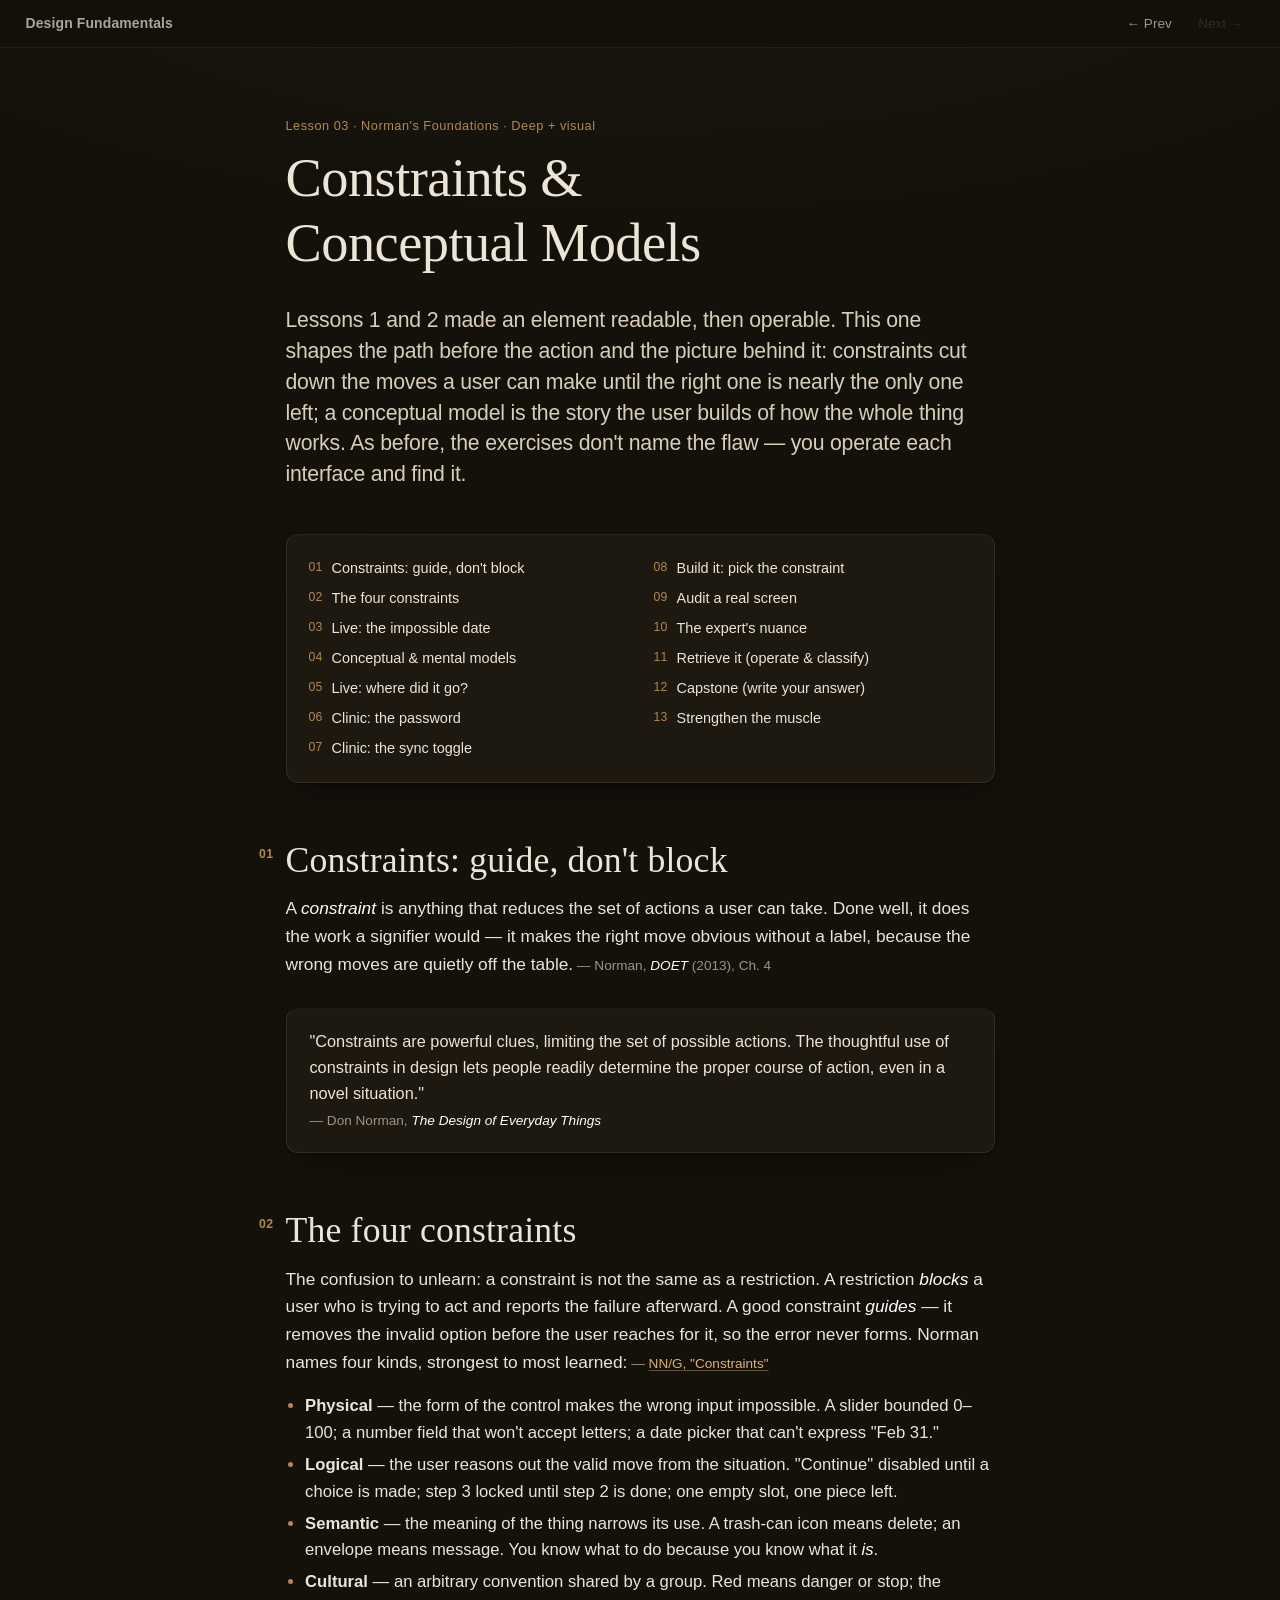
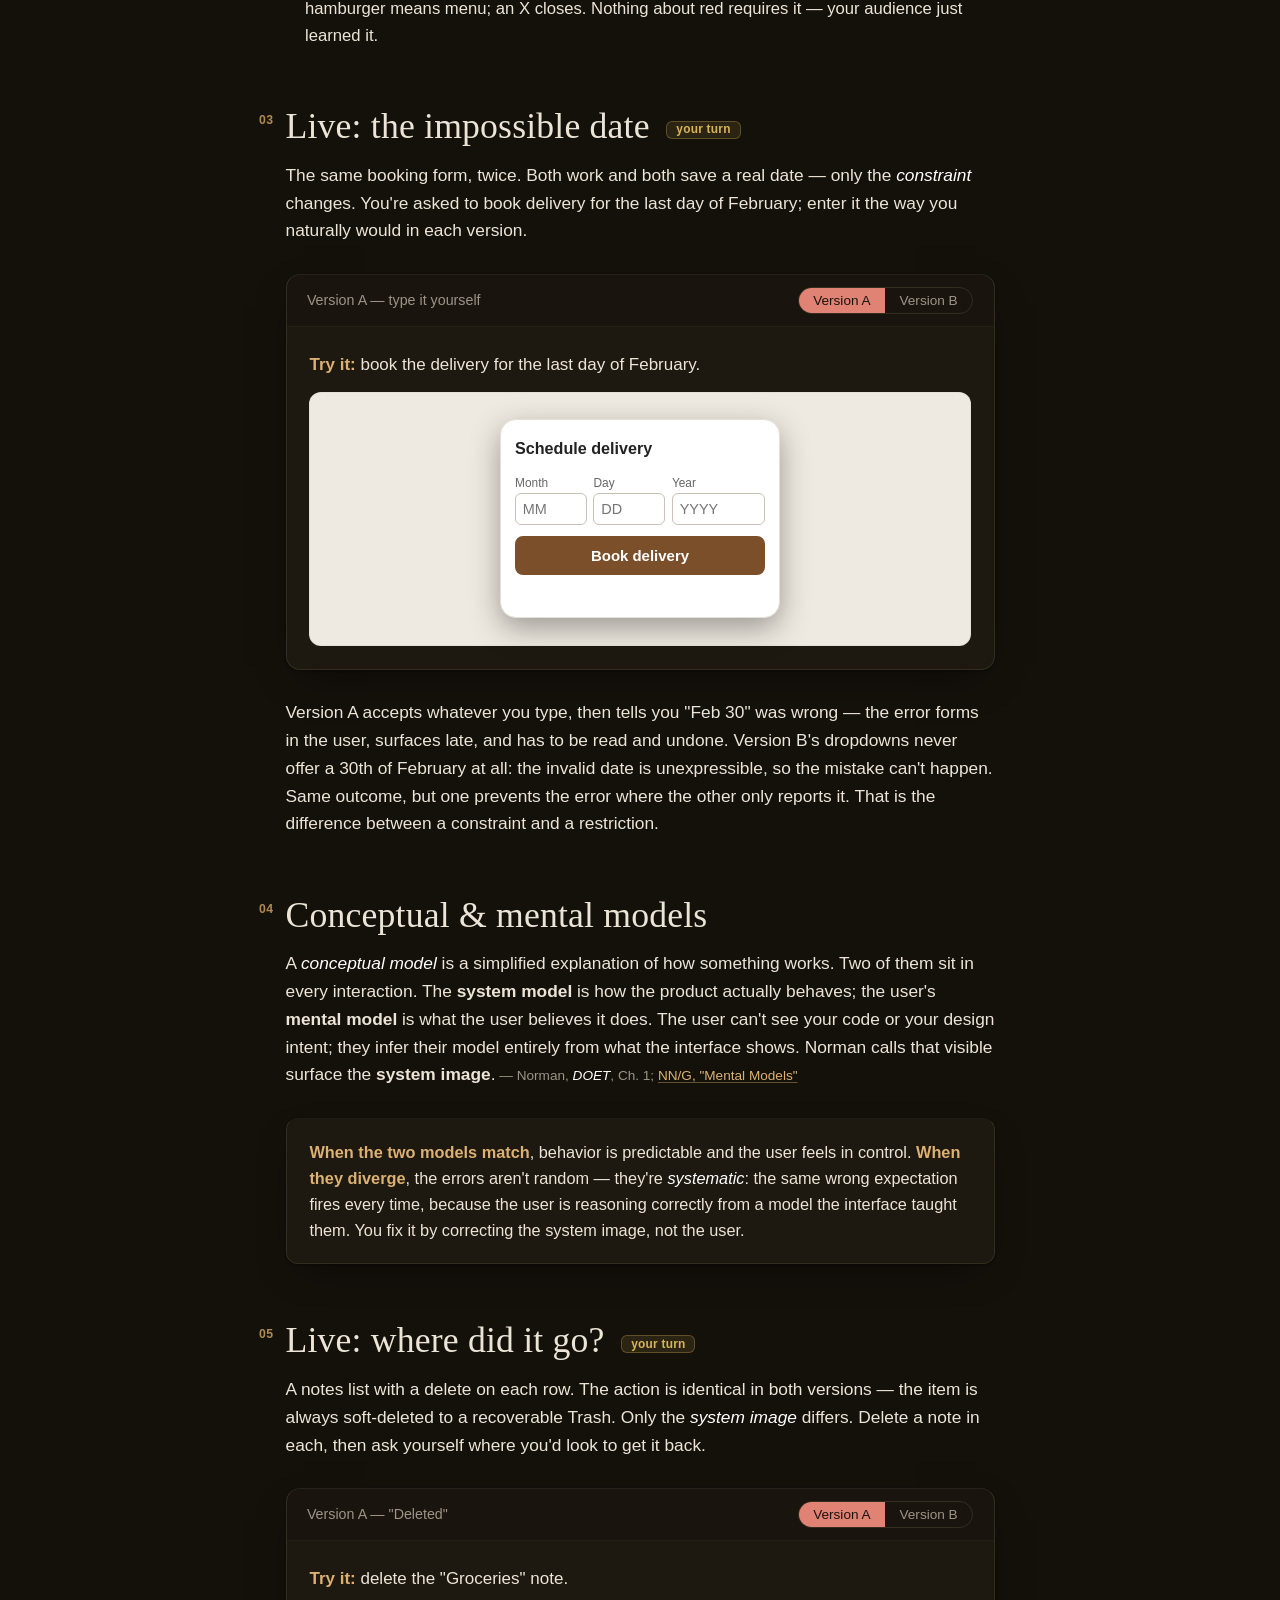
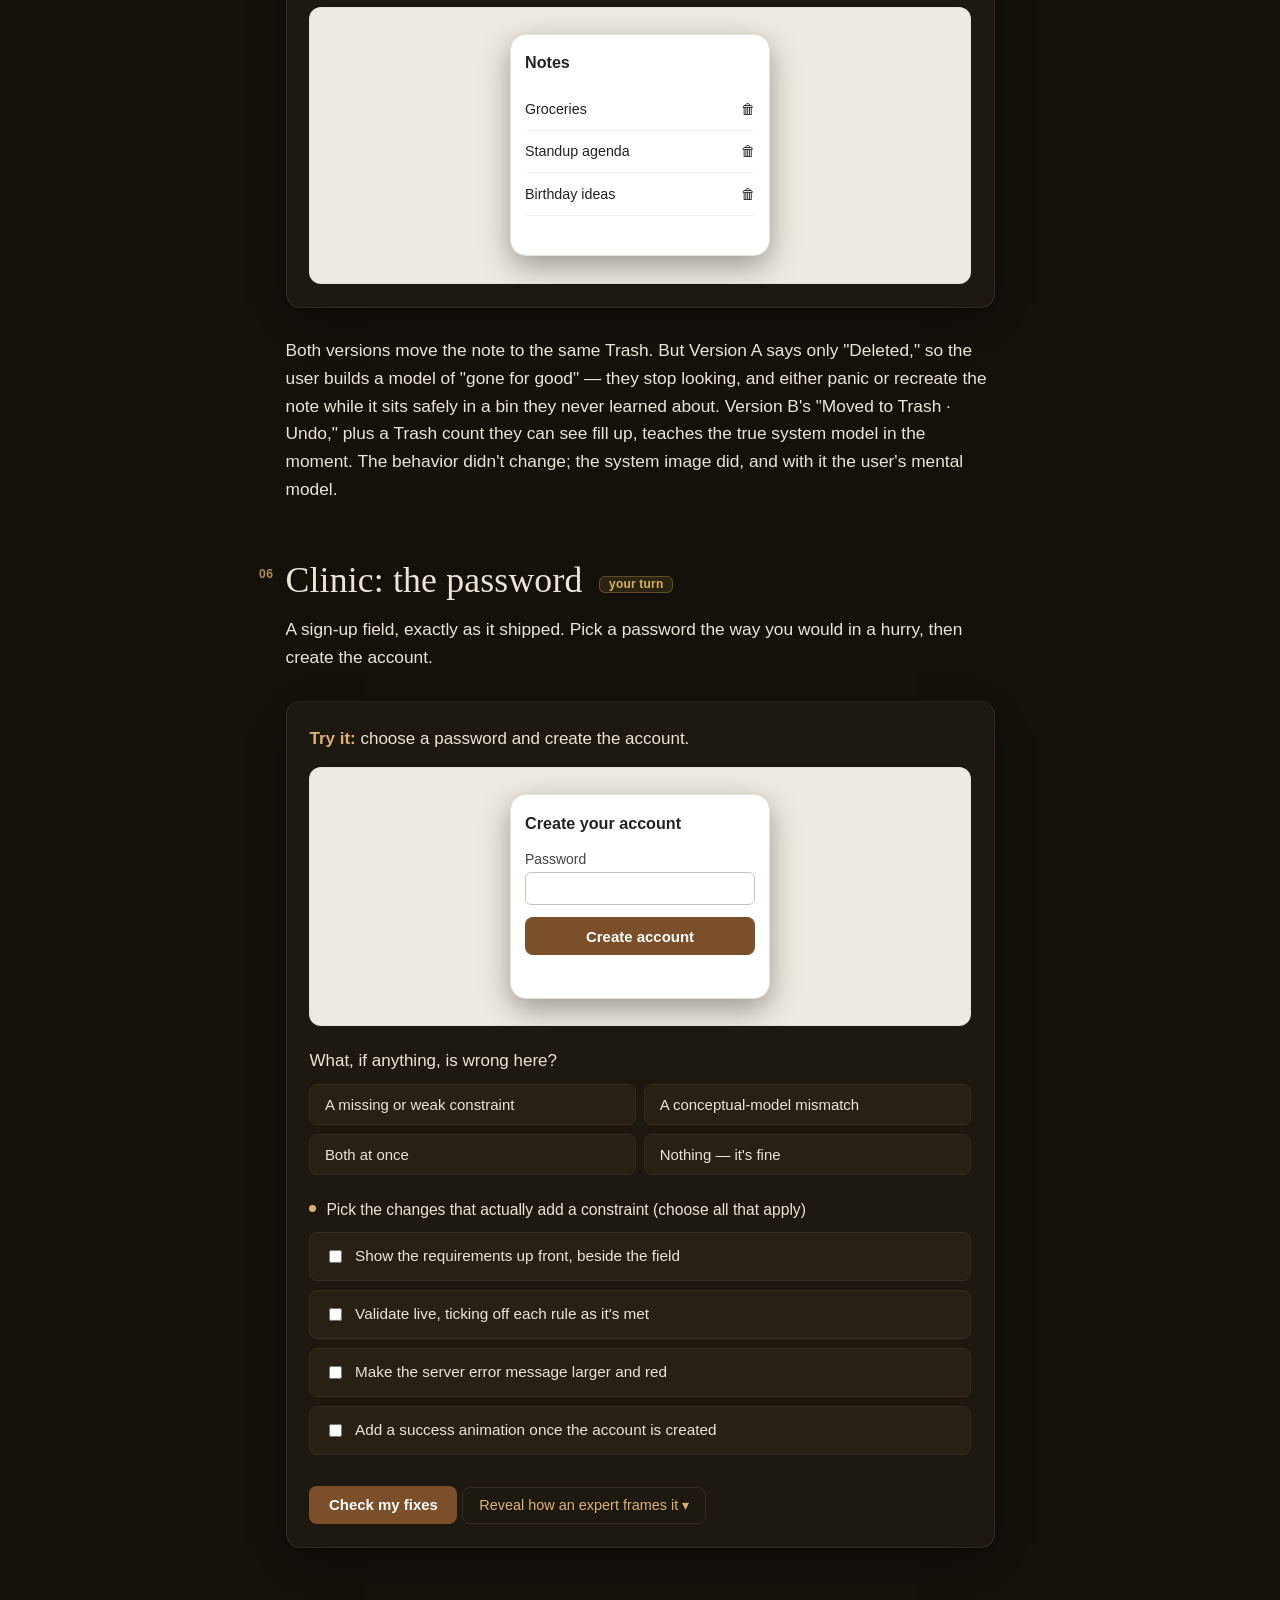
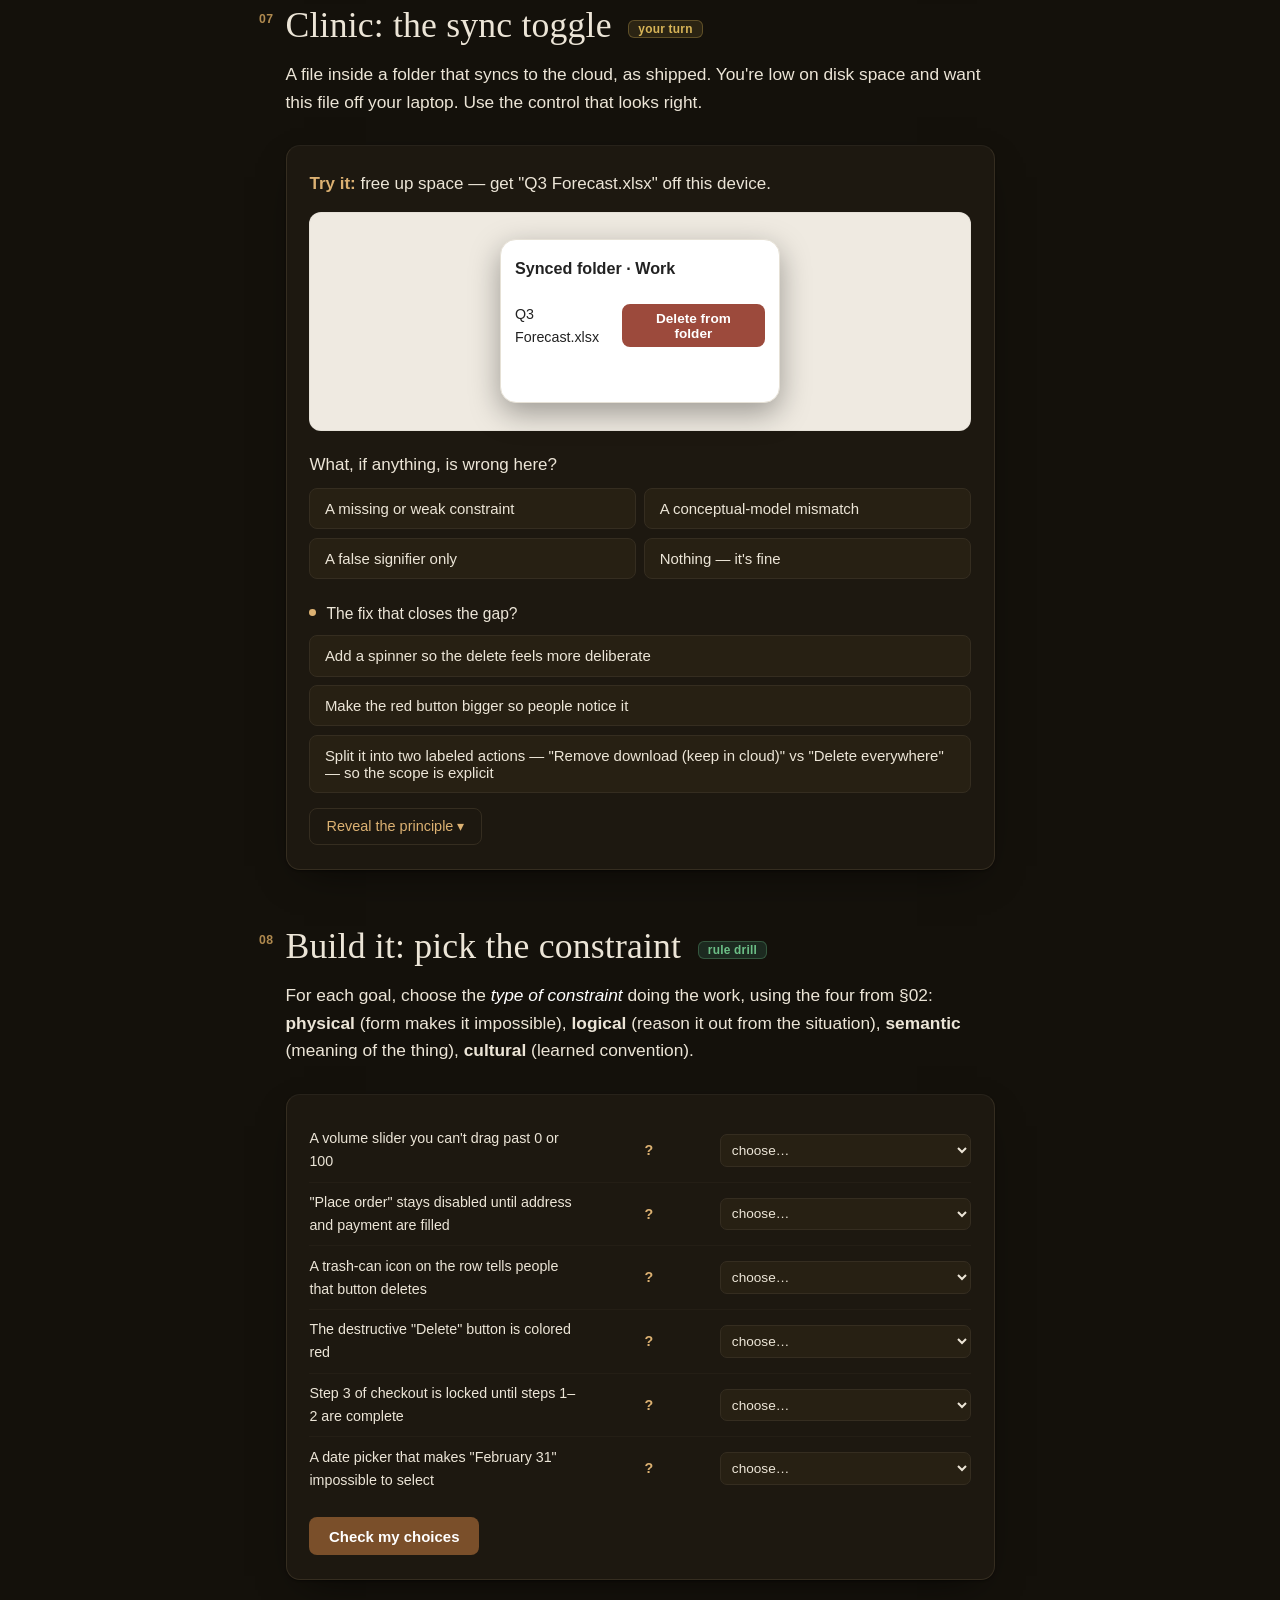
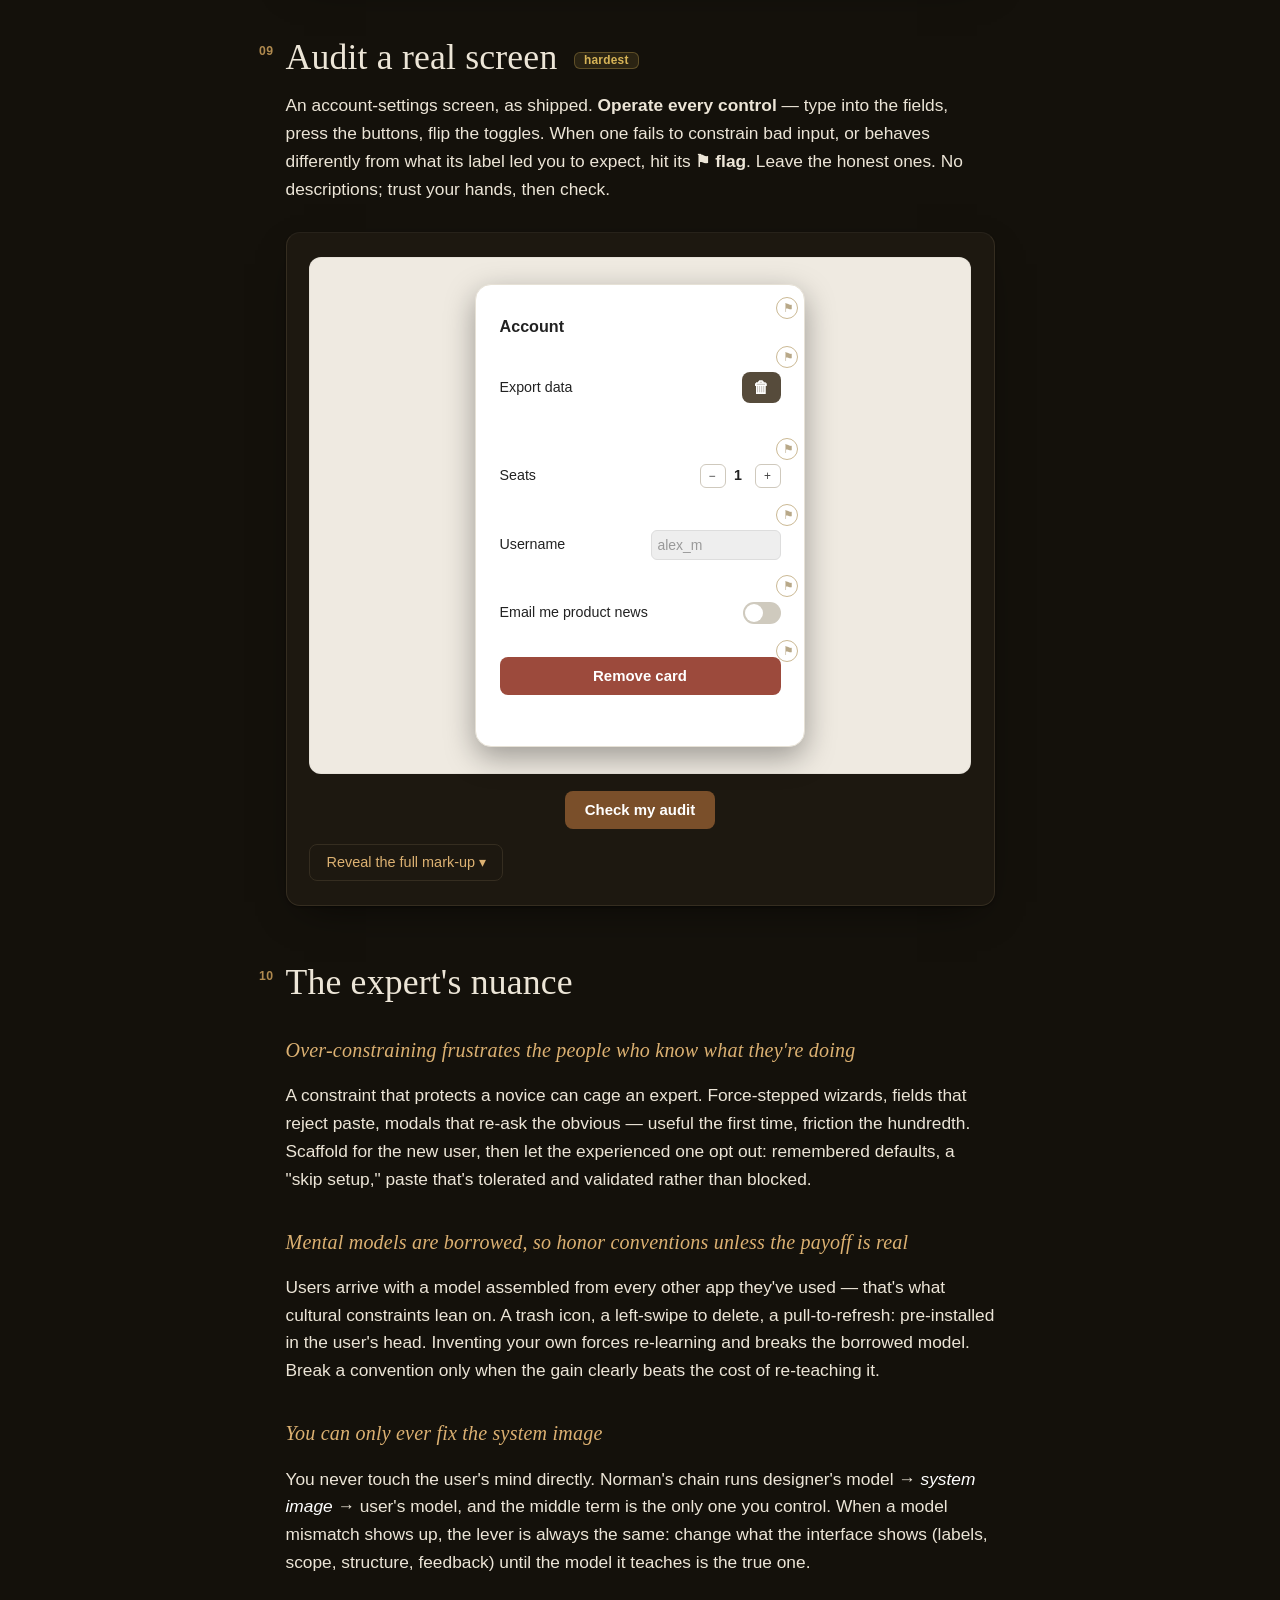
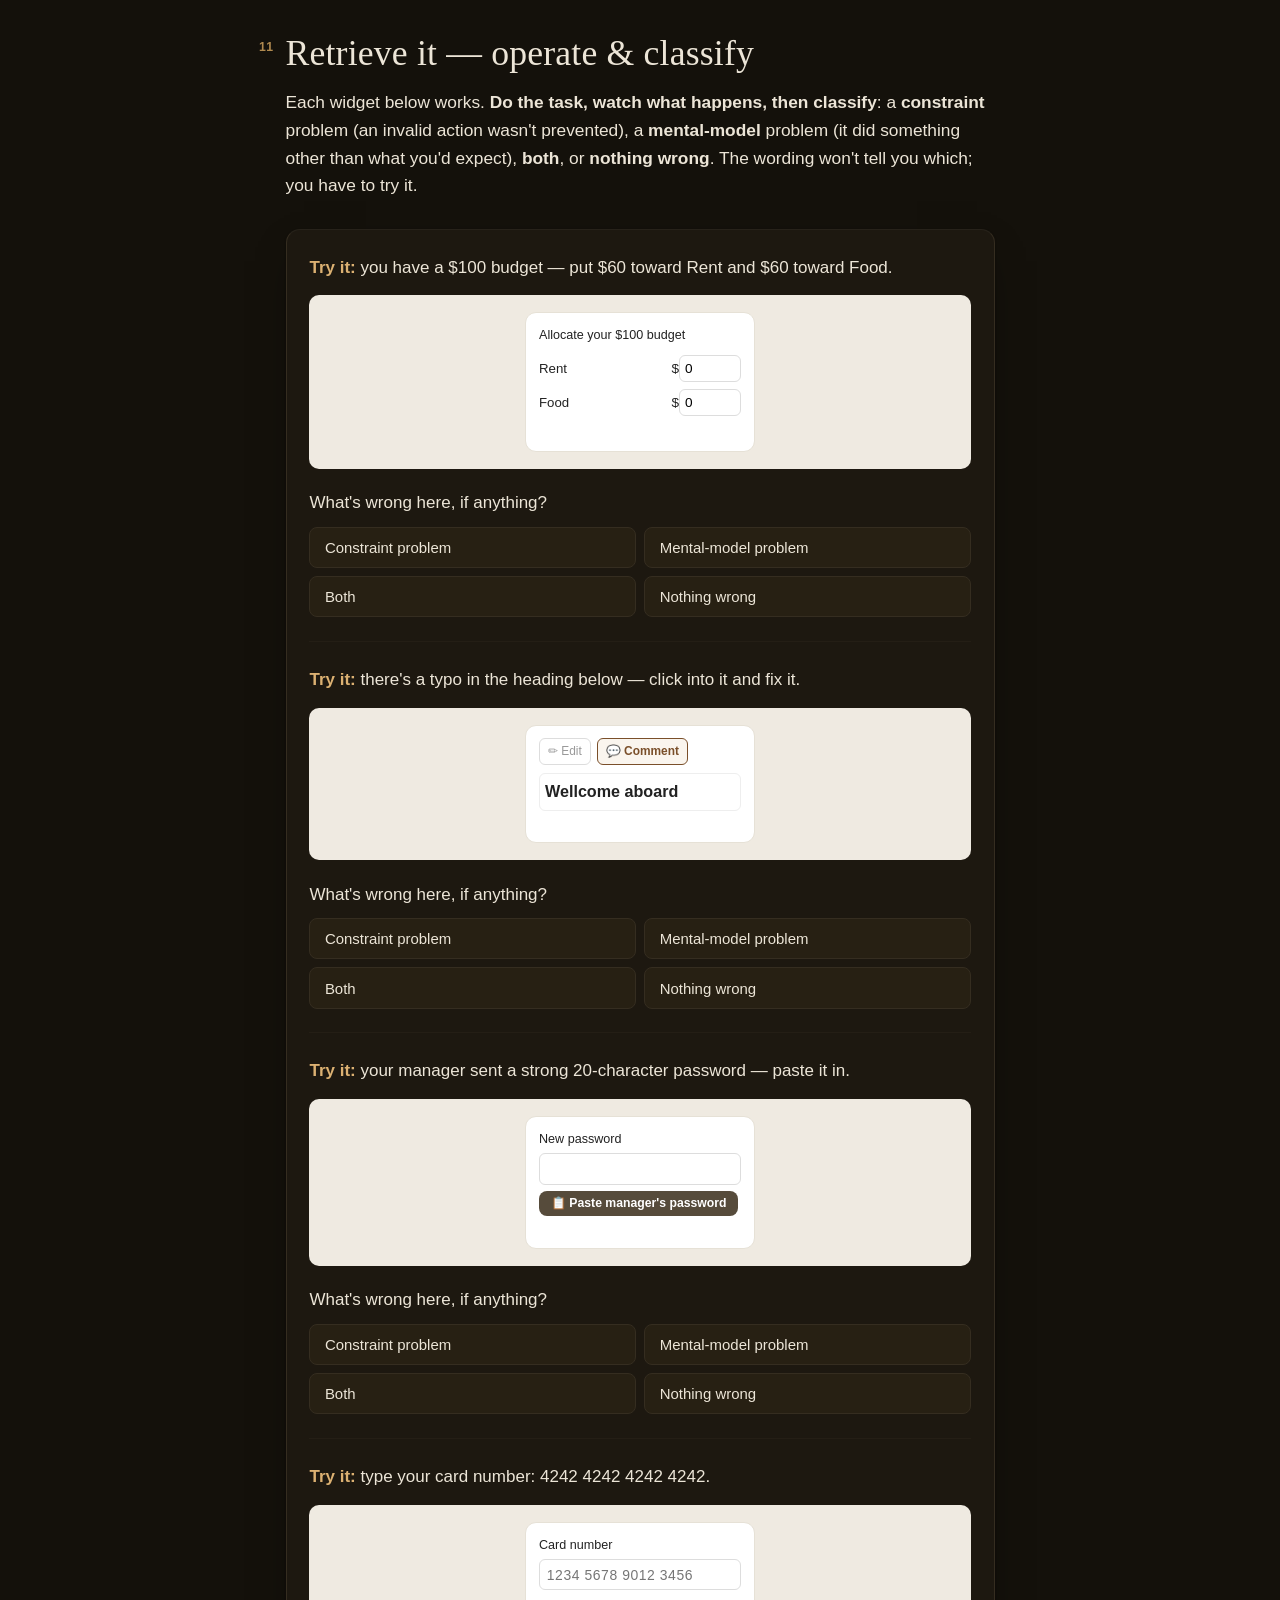
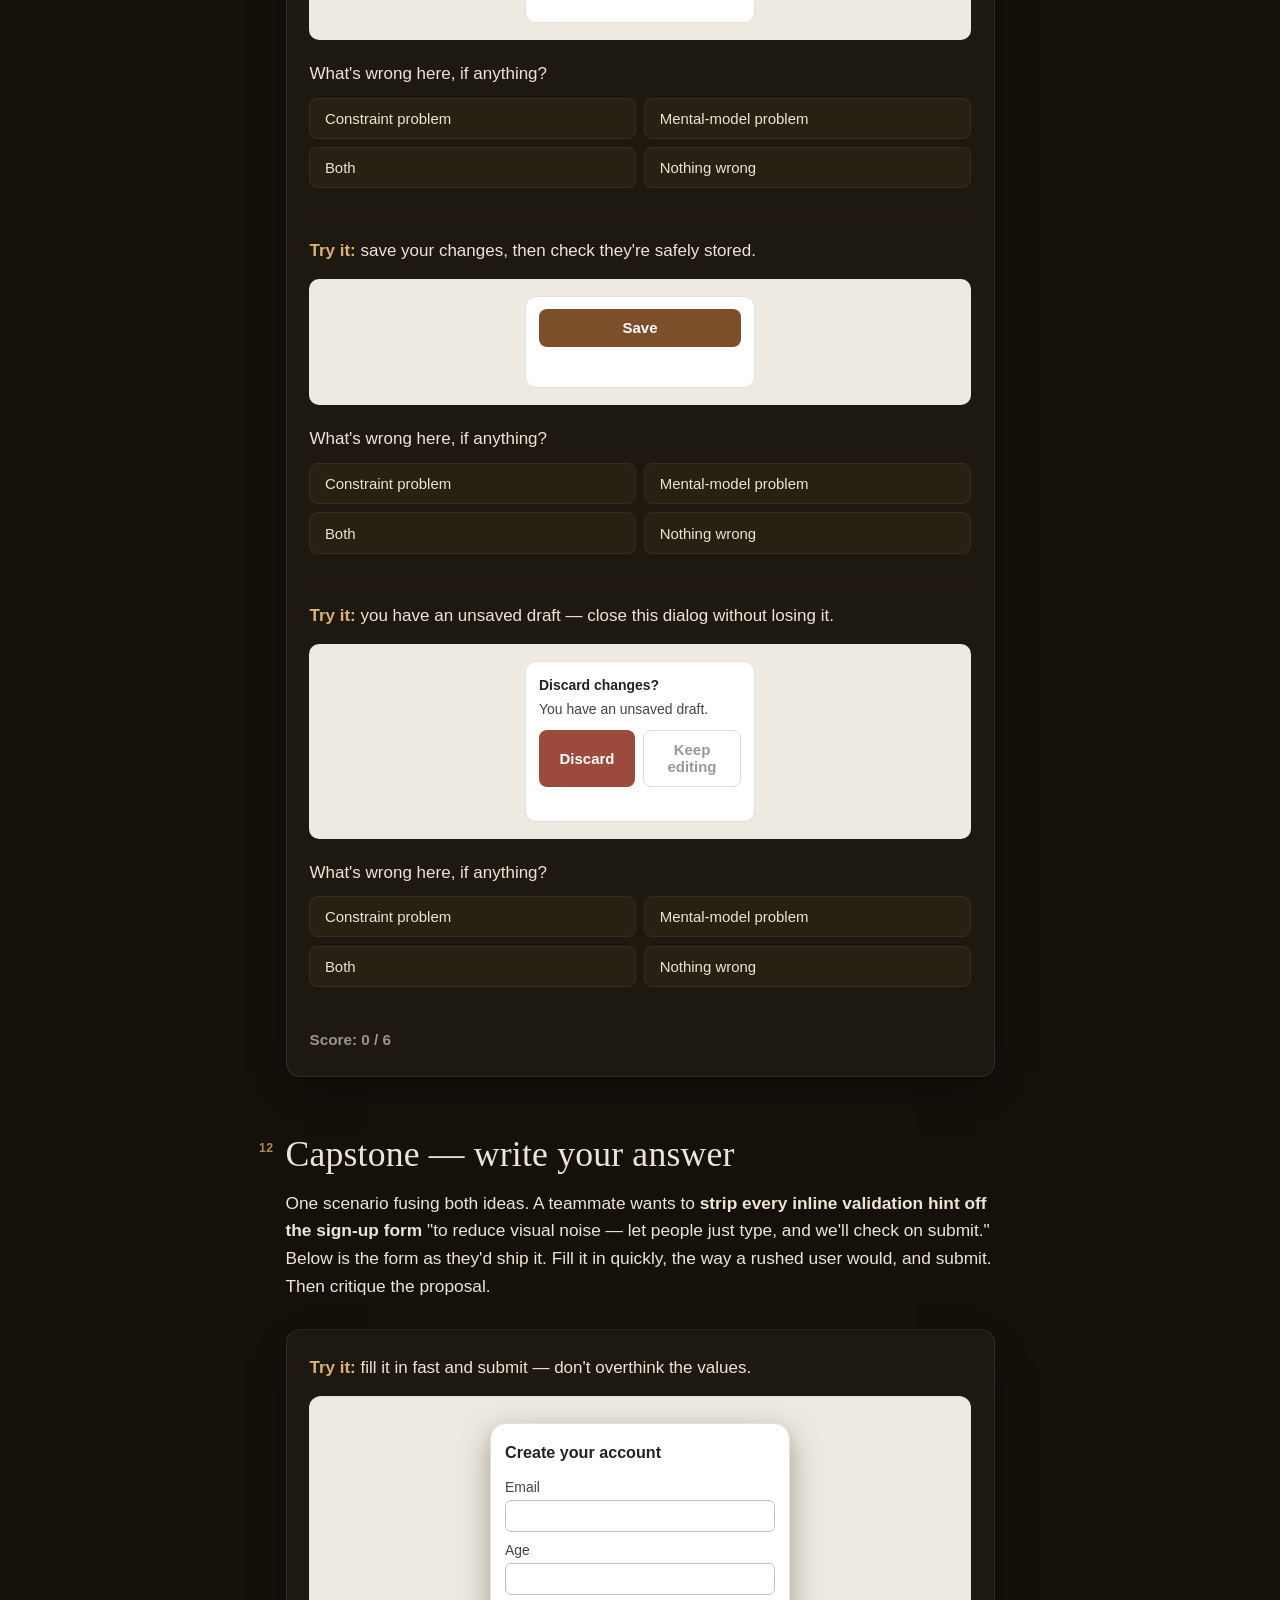
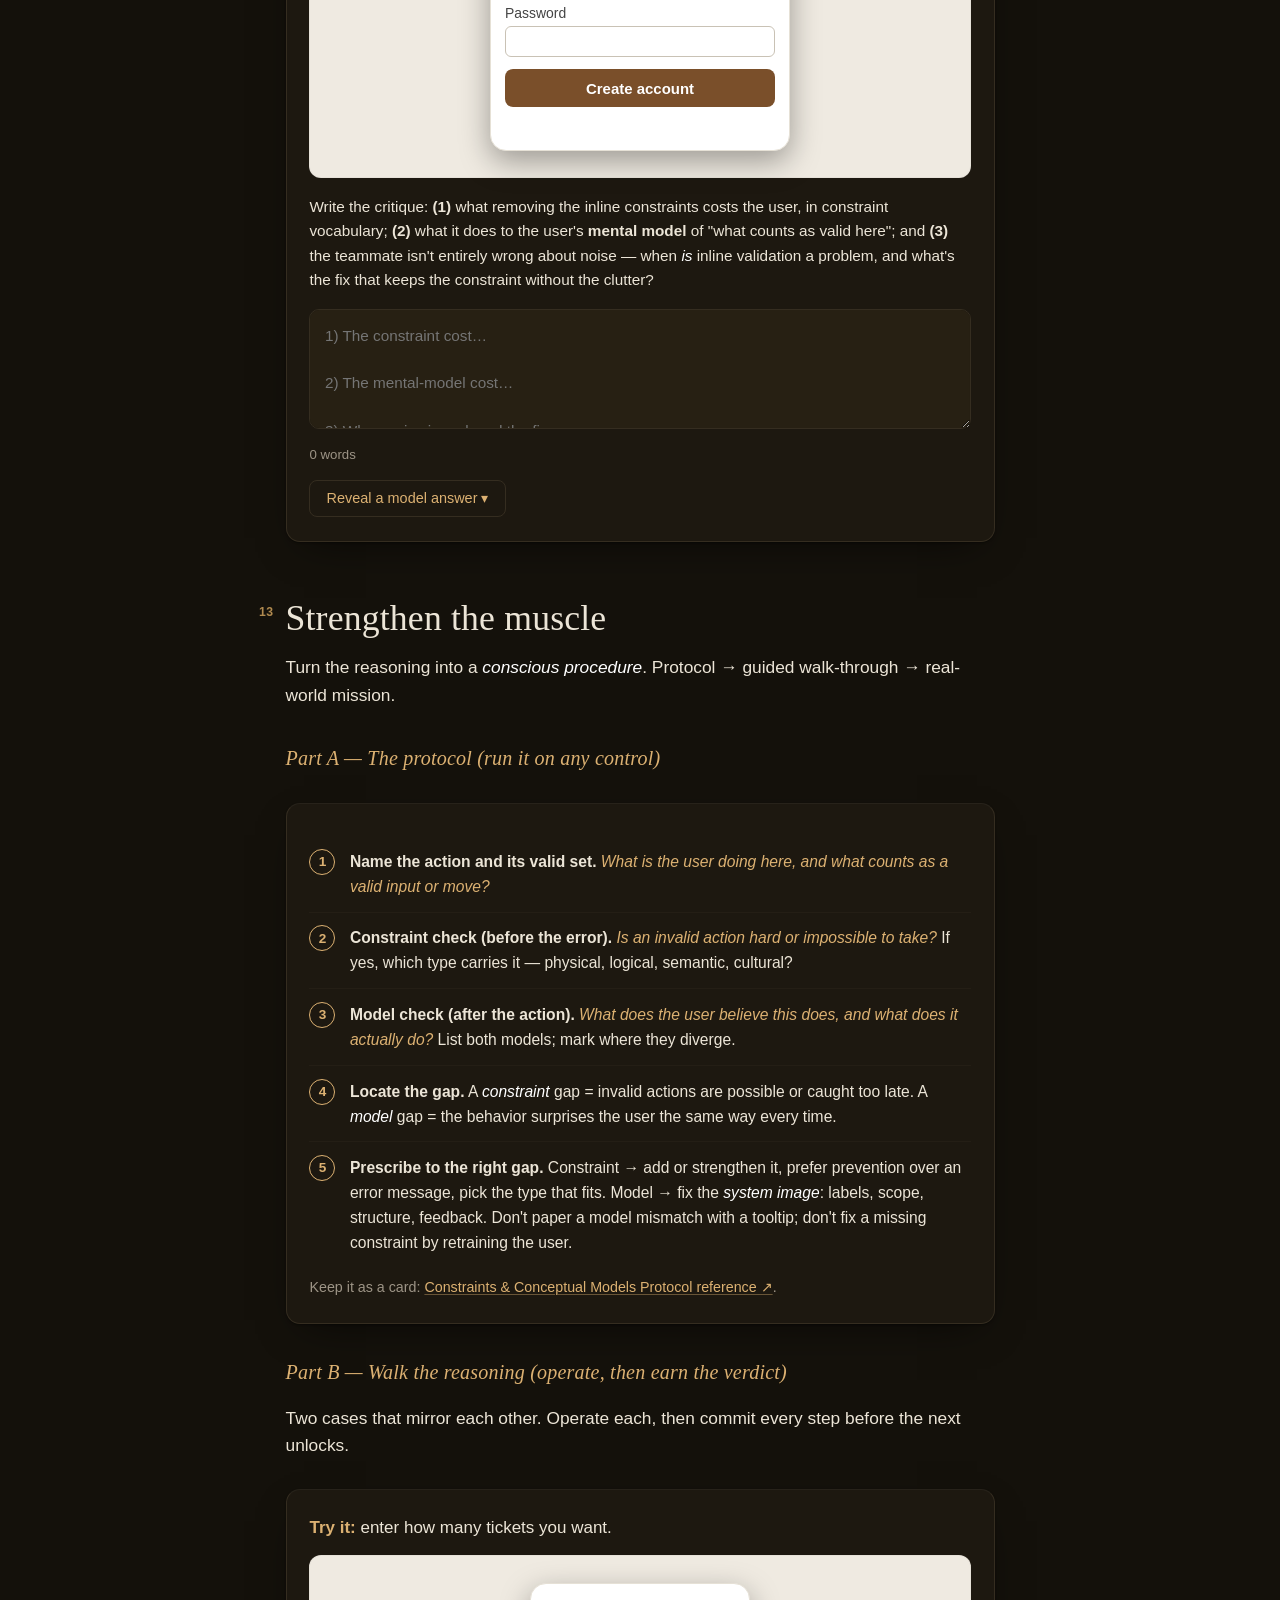
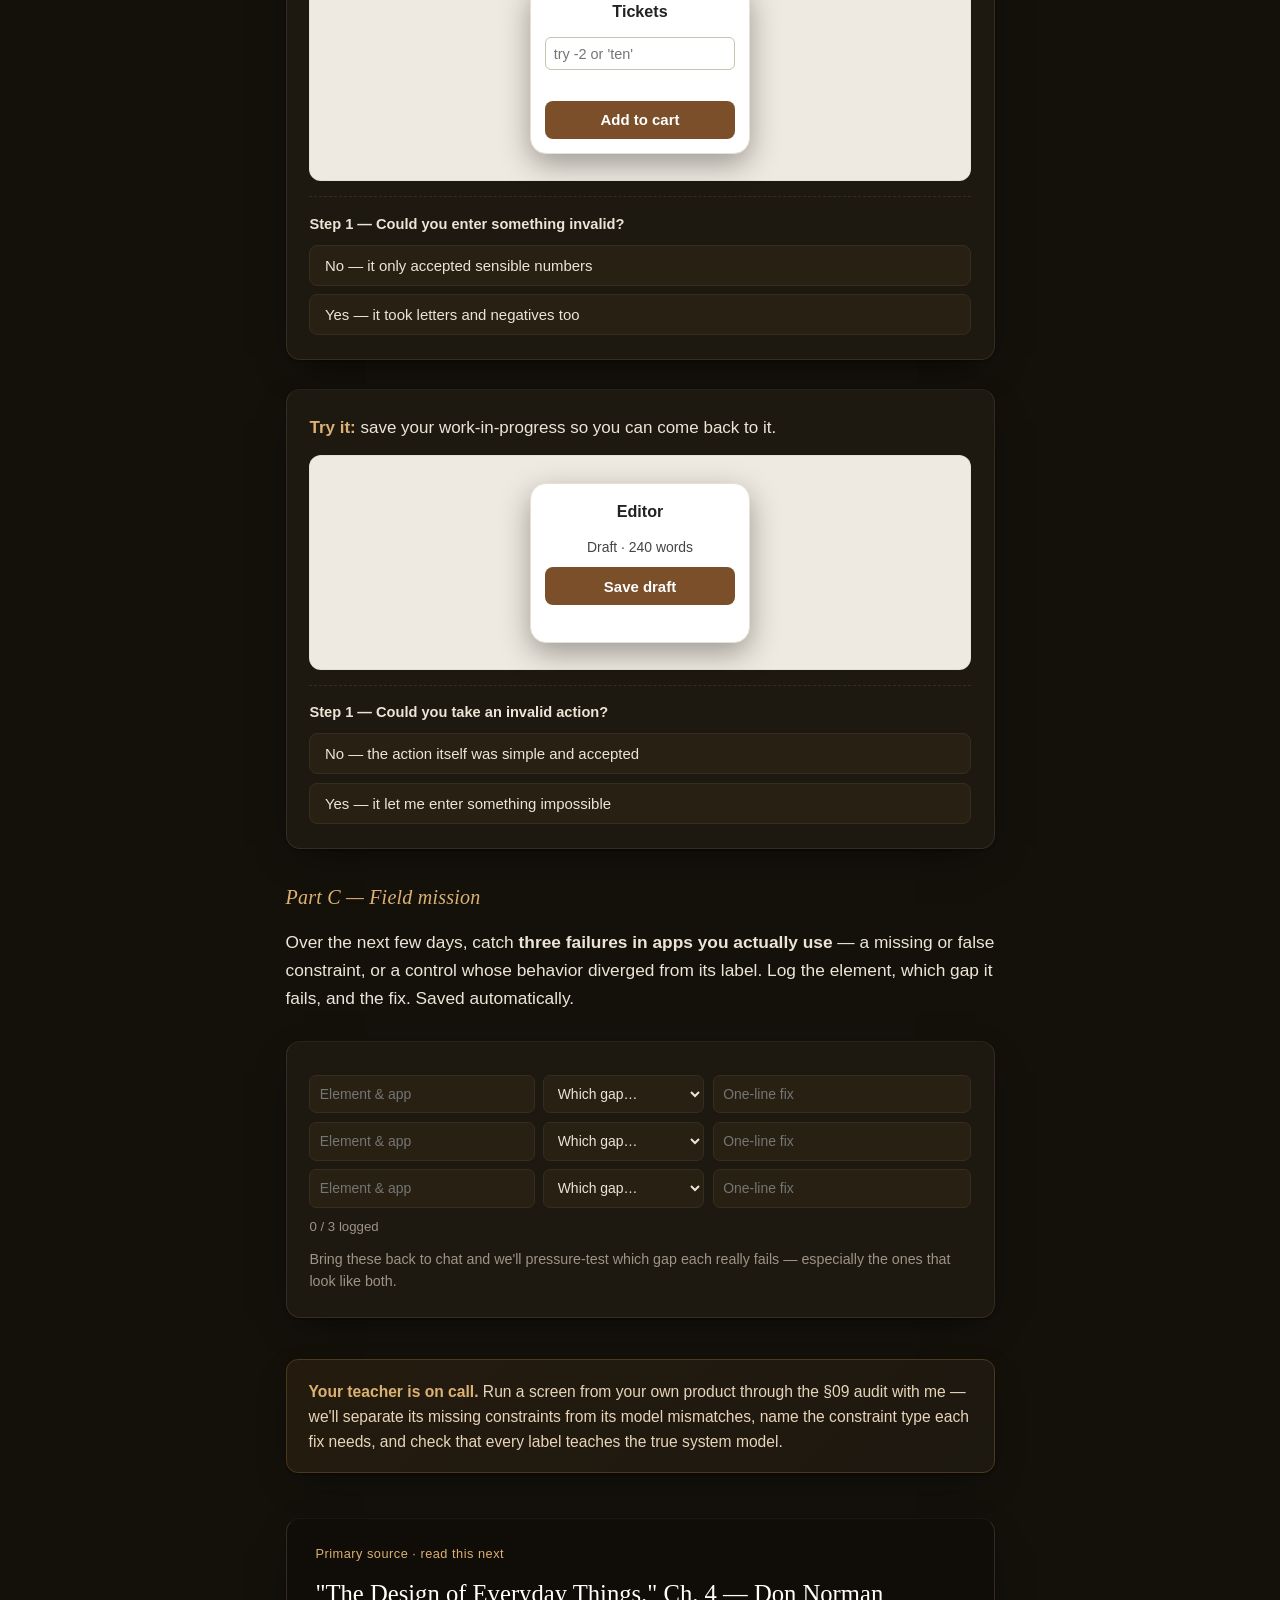
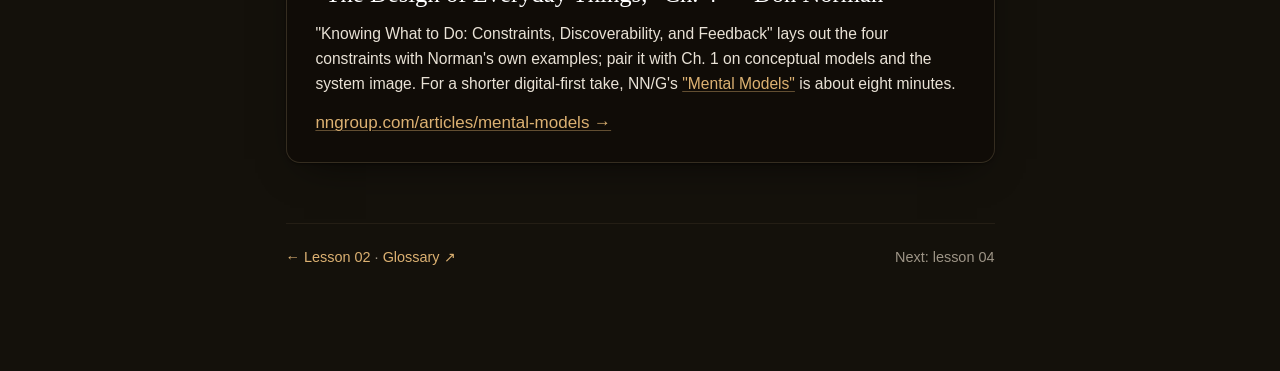
<file: lessons/0003-constraints-and-conceptual-models.html>
<!DOCTYPE html>
<html lang="en">
<head>
<meta charset="utf-8">
<meta name="viewport" content="width=device-width, initial-scale=1">
<title>Lesson 03 — Constraints & Conceptual Models</title>
<link rel="stylesheet" href="lesson.css">
</head>
<body>
<nav class="site-nav">
  <a class="site-nav-home" href="../index.html">Design Fundamentals</a>
  <div class="site-nav-arrows">
    <a href="0002-mapping-and-feedback.html">← Prev</a>
    <a class="disabled" aria-hidden="true">Next →</a>
  </div>
</nav>
<a class="skip" href="#main">Skip to lesson</a>
<main class="wrap" id="main">
  <div class="kicker">Lesson 03 · Norman's Foundations · Deep + visual</div>
  <h1>Constraints &amp; Conceptual Models</h1>
  <div class="lede">Lessons 1 and 2 made an element readable, then operable. This one shapes the path before the action and the picture behind it: constraints cut down the moves a user can make until the right one is nearly the only one left; a conceptual model is the story the user builds of how the whole thing works. As before, the exercises don't name the flaw — you operate each interface and find it.</div>

  <nav class="toc">
    <a href="#s1">Constraints: guide, don't block</a>
    <a href="#s2">The four constraints</a>
    <a href="#s3">Live: the impossible date</a>
    <a href="#s4">Conceptual &amp; mental models</a>
    <a href="#s5">Live: where did it go?</a>
    <a href="#s6">Clinic: the password</a>
    <a href="#s7">Clinic: the sync toggle</a>
    <a href="#s8">Build it: pick the constraint</a>
    <a href="#s9">Audit a real screen</a>
    <a href="#s10">The expert's nuance</a>
    <a href="#s11">Retrieve it (operate &amp; classify)</a>
    <a href="#s12">Capstone (write your answer)</a>
    <a href="#s13">Strengthen the muscle</a>
  </nav>

  <h2 id="s1"><span class="n">01</span>Constraints: guide, don't block</h2>
  <p>A <em>constraint</em> is anything that reduces the set of actions a user can take. Done well, it does the work a signifier would — it makes the right move obvious without a label, because the wrong moves are quietly off the table.<span class="cite"> — Norman, <em>DOET</em> (2013), Ch. 4</span></p>
  <div class="pull">"Constraints are powerful clues, limiting the set of possible actions. The thoughtful use of constraints in design lets people readily determine the proper course of action, even in a novel situation."<br><span class="cite">— Don Norman, <em>The Design of Everyday Things</em></span></div>

  <h2 id="s2"><span class="n">02</span>The four constraints</h2>
  <p>The confusion to unlearn: a constraint is not the same as a restriction. A restriction <em>blocks</em> a user who is trying to act and reports the failure afterward. A good constraint <em>guides</em> — it removes the invalid option before the user reaches for it, so the error never forms. Norman names four kinds, strongest to most learned:<span class="cite"> — <a href="https://www.nngroup.com/articles/constraints/">NN/G, "Constraints"</a></span></p>
  <ul>
    <li><b>Physical</b> — the form of the control makes the wrong input impossible. A slider bounded 0–100; a number field that won't accept letters; a date picker that can't express "Feb 31."</li>
    <li><b>Logical</b> — the user reasons out the valid move from the situation. "Continue" disabled until a choice is made; step 3 locked until step 2 is done; one empty slot, one piece left.</li>
    <li><b>Semantic</b> — the meaning of the thing narrows its use. A trash-can icon means delete; an envelope means message. You know what to do because you know what it <em>is</em>.</li>
    <li><b>Cultural</b> — an arbitrary convention shared by a group. Red means danger or stop; the hamburger means menu; an X closes. Nothing about red requires it — your audience just learned it.</li>
  </ul>

  <h2 id="s3"><span class="n">03</span>Live: the impossible date <span class="tag try">your turn</span></h2>
  <p>The same booking form, twice. Both work and both save a real date — only the <em>constraint</em> changes. You're asked to book delivery for the last day of February; enter it the way you naturally would in each version.</p>
  <div class="ix">
    <div class="ix-head"><span id="dateLabel">Version A</span>
      <div class="toggle"><button data-v="wrong" class="on" onclick="setDate('wrong')">Version A</button><button data-v="right" onclick="setDate('right')">Version B</button></div>
    </div>
    <div class="ix-body">
      <div class="task">book the delivery for the last day of February.</div>
      <div class="stage">
        <div class="screen" id="dateWrong" style="width:280px">
          <div class="u-title">Schedule delivery</div>
          <div style="display:flex; gap:.4rem">
            <label style="flex:1; font-size:.7rem; color:#666">Month<input id="dwM" placeholder="MM" style="width:100%; border:1px solid #c9c2b5; border-radius:6px; padding:.4rem; font-size:.85rem"></label>
            <label style="flex:1; font-size:.7rem; color:#666">Day<input id="dwD" placeholder="DD" style="width:100%; border:1px solid #c9c2b5; border-radius:6px; padding:.4rem; font-size:.85rem"></label>
            <label style="flex:1.3; font-size:.7rem; color:#666">Year<input id="dwY" placeholder="YYYY" style="width:100%; border:1px solid #c9c2b5; border-radius:6px; padding:.4rem; font-size:.85rem"></label>
          </div>
          <button class="btn" style="width:100%; margin-top:.7rem" onclick="bookWrong()">Book delivery</button>
          <div id="dwMsg" class="readout" style="margin-top:.6rem; min-height:1.1rem; text-align:left"></div>
        </div>
        <div class="screen" id="dateRight" style="width:280px; display:none">
          <div class="u-title">Schedule delivery</div>
          <div style="display:flex; gap:.4rem">
            <label style="flex:1; font-size:.7rem; color:#666">Month<select id="drM" onchange="fillDays()" style="width:100%; border:1px solid #c9c2b5; border-radius:6px; padding:.4rem; font-size:.85rem"></select></label>
            <label style="flex:1; font-size:.7rem; color:#666">Day<select id="drD" style="width:100%; border:1px solid #c9c2b5; border-radius:6px; padding:.4rem; font-size:.85rem"></select></label>
            <label style="flex:1.3; font-size:.7rem; color:#666">Year<select id="drY" style="width:100%; border:1px solid #c9c2b5; border-radius:6px; padding:.4rem; font-size:.85rem"></select></label>
          </div>
          <button class="btn" style="width:100%; margin-top:.7rem" onclick="bookRight()">Book delivery</button>
          <div id="drMsg" class="readout" style="margin-top:.6rem; min-height:1.1rem; text-align:left"></div>
        </div>
      </div>
    </div>
  </div>
  <p>Version A accepts whatever you type, then tells you "Feb 30" was wrong — the error forms in the user, surfaces late, and has to be read and undone. Version B's dropdowns never offer a 30th of February at all: the invalid date is unexpressible, so the mistake can't happen. Same outcome, but one prevents the error where the other only reports it. That is the difference between a constraint and a restriction.</p>

  <h2 id="s4"><span class="n">04</span>Conceptual &amp; mental models</h2>
  <p>A <em>conceptual model</em> is a simplified explanation of how something works. Two of them sit in every interaction. The <b>system model</b> is how the product actually behaves; the user's <b>mental model</b> is what the user believes it does. The user can't see your code or your design intent; they infer their model entirely from what the interface shows. Norman calls that visible surface the <b>system image</b>.<span class="cite"> — Norman, <em>DOET</em>, Ch. 1; <a href="https://www.nngroup.com/articles/mental-models/">NN/G, "Mental Models"</a></span></p>
  <div class="pull"><b>When the two models match</b>, behavior is predictable and the user feels in control. <b>When they diverge</b>, the errors aren't random — they're <em>systematic</em>: the same wrong expectation fires every time, because the user is reasoning correctly from a model the interface taught them. You fix it by correcting the system image, not the user.</div>

  <h2 id="s5"><span class="n">05</span>Live: where did it go? <span class="tag try">your turn</span></h2>
  <p>A notes list with a delete on each row. The action is identical in both versions — the item is always soft-deleted to a recoverable Trash. Only the <em>system image</em> differs. Delete a note in each, then ask yourself where you'd look to get it back.</p>
  <div class="ix">
    <div class="ix-head"><span id="trashLabel">Version A</span>
      <div class="toggle"><button data-v="wrong" class="on" onclick="setTrash('wrong')">Version A</button><button data-v="right" onclick="setTrash('right')">Version B</button></div>
    </div>
    <div class="ix-body">
      <div class="task">delete the "Groceries" note.</div>
      <div class="stage">
        <div class="screen" id="delWrong" style="width:260px">
          <div class="u-title">Notes</div>
          <div id="delWList"></div>
          <div id="delWMsg" class="readout" style="margin-top:.5rem; min-height:1rem; text-align:left"></div>
        </div>
        <div class="screen" id="delRight" style="width:260px; display:none">
          <div class="u-title">Notes</div>
          <div id="delRList"></div>
          <div class="row" style="border:0; margin-top:.4rem; color:#888; font-size:.78rem"><span>🗑 Trash</span><span id="trashCount">0</span></div>
          <div id="delRMsg" class="readout" style="margin-top:.4rem; min-height:1rem; text-align:left"></div>
        </div>
      </div>
    </div>
  </div>
  <p>Both versions move the note to the same Trash. But Version A says only "Deleted," so the user builds a model of "gone for good" — they stop looking, and either panic or recreate the note while it sits safely in a bin they never learned about. Version B's "Moved to Trash · Undo," plus a Trash count they can see fill up, teaches the true system model in the moment. The behavior didn't change; the system image did, and with it the user's mental model.</p>

  <h2 id="s6"><span class="n">06</span>Clinic: the password <span class="tag try">your turn</span></h2>
  <p>A sign-up field, exactly as it shipped. Pick a password the way you would in a hurry, then create the account.</p>
  <div class="ix">
    <div class="ix-body">
      <div class="task">choose a password and create the account.</div>
      <div class="stage"><div class="screen" style="width:260px">
        <div class="u-title">Create your account</div>
        <div class="u-text" style="margin-bottom:.2rem">Password</div>
        <input id="pwField" type="text" placeholder="" style="width:100%; border:1px solid #c9c2b5; border-radius:6px; padding:.45rem; font-size:.85rem">
        <button class="btn" style="width:100%; margin-top:.7rem" onclick="pwCreate()">Create account</button>
        <div id="pwMsg" class="readout" style="margin-top:.6rem; min-height:1.1rem; text-align:left"></div>
      </div></div>

      <div class="neutralq">What, if anything, is wrong here?</div>
      <div class="opts grid2" data-a="a">
        <button onclick="clinic(this,'a','c1')">A missing or weak constraint</button>
        <button onclick="clinic(this,'b','c1')">A conceptual-model mismatch</button>
        <button onclick="clinic(this,'c','c1')">Both at once</button>
        <button onclick="clinic(this,'d','c1')">Nothing — it's fine</button>
      </div>
      <div class="fb" id="c1">The rules exist (8+ characters, a number, a symbol) but they're hidden until you've already failed — a <b>missing constraint</b>. Nothing limited or guided your input beforehand, so the error forms in you and surfaces late, across the gulf of execution. The fix is to constrain and guide <em>before</em> the submit, not to scold after it.</div>

      <div class="step-label">Pick the changes that actually add a constraint (choose all that apply)</div>
      <div class="pick" id="c1fix">
        <label><input type="checkbox" data-good="1"> Show the requirements up front, beside the field</label>
        <label><input type="checkbox" data-good="1"> Validate live, ticking off each rule as it's met</label>
        <label><input type="checkbox" data-good="0"> Make the server error message larger and red</label>
        <label><input type="checkbox" data-good="0"> Add a success animation once the account is created</label>
      </div>
      <button class="btn" onclick="checkPick('c1fix','c1res')">Check my fixes</button>
      <div class="fb" id="c1res"></div>
      <button class="reveal" onclick="tog('c1exp')">Reveal how an expert frames it ▾</button>
      <div class="expert" id="c1exp"><b>Expert framing:</b> a constraint does its work <em>before</em> the action — surface the rules and validate live, so the invalid password is hard to form in the first place. A louder, redder error is still an error message: it reports the failure across the gulf of execution after the fact, it doesn't prevent it. Prevention beats correction.</div>
    </div>
  </div>

  <h2 id="s7"><span class="n">07</span>Clinic: the sync toggle <span class="tag try">your turn</span></h2>
  <p>A file inside a folder that syncs to the cloud, as shipped. You're low on disk space and want this file off your laptop. Use the control that looks right.</p>
  <div class="ix">
    <div class="ix-body">
      <div class="task">free up space — get "Q3 Forecast.xlsx" off this device.</div>
      <div class="stage"><div class="screen" style="width:280px">
        <div class="u-title">Synced folder · Work</div>
        <div class="row" style="border:0"><span>Q3 Forecast.xlsx</span><button class="btn" style="background:#9c4a3c; padding:.4rem .8rem; font-size:.8rem" onclick="cloudDel()">Delete from folder</button></div>
        <div id="cloudMsg" class="readout" style="margin-top:.6rem; min-height:1.2rem; text-align:left"></div>
      </div></div>

      <div class="neutralq">What, if anything, is wrong here?</div>
      <div class="opts grid2" data-a="b">
        <button onclick="clinic(this,'a','c2')">A missing or weak constraint</button>
        <button onclick="clinic(this,'b','c2')">A conceptual-model mismatch</button>
        <button onclick="clinic(this,'c','c2')">A false signifier only</button>
        <button onclick="clinic(this,'d','c2')">Nothing — it's fine</button>
      </div>
      <div class="fb" id="c2">In a "synced folder," most people's mental model of "Delete from folder" is "remove the local copy, keep it in the cloud." The system model is the opposite: it deletes everywhere, on every device. The models <b>diverge</b>, so the error is systematic — anyone reaching to save space wipes the only copy. This is a <b>conceptual-model mismatch</b>, and the fix is to correct the system image.</div>

      <div class="step-label">The fix that closes the gap?</div>
      <div class="opts" data-a="c">
        <button onclick="clinic(this,'a','c2b')">Add a spinner so the delete feels more deliberate</button>
        <button onclick="clinic(this,'b','c2b')">Make the red button bigger so people notice it</button>
        <button onclick="clinic(this,'c','c2b')">Split it into two labeled actions — "Remove download (keep in cloud)" vs "Delete everywhere" — so the scope is explicit</button>
      </div>
      <div class="fb" id="c2b">The user's intent ("keep it, just not here") was never expressible, so the model collided with reality. Naming both scopes makes the real system model visible and lets the user pick the action they actually meant. A spinner or a bigger button changes how the wrong action <em>feels</em>, not what the user <em>believes</em> it does.</div>
      <button class="reveal" onclick="tog('c2exp')">Reveal the principle ▾</button>
      <div class="expert" id="c2exp"><b>Principle:</b> a model mismatch is fixed in the <em>system image</em> (the labels, scopes, and structure the interface exposes), not in feedback or emphasis. When the user's reasonable belief diverges from the truth, change what the interface communicates until the belief is correct. You can't out-confirm a wrong mental model; you have to teach the right one.</div>
    </div>
  </div>

  <h2 id="s8"><span class="n">08</span>Build it: pick the constraint <span class="tag do">rule drill</span></h2>
  <p>For each goal, choose the <em>type of constraint</em> doing the work, using the four from §02: <b>physical</b> (form makes it impossible), <b>logical</b> (reason it out from the situation), <b>semantic</b> (meaning of the thing), <b>cultural</b> (learned convention).</p>
  <div class="ix">
    <div class="ix-body">
      <div id="conGrid">
        <div class="lat" data-correct="physical"><span>A volume slider you can't drag past 0 or 100</span><span class="dur">?</span>
          <select><option value="">choose…</option><option value="physical">Physical</option><option value="logical">Logical</option><option value="semantic">Semantic</option><option value="cultural">Cultural</option></select></div>
        <div class="lat" data-correct="logical"><span>"Place order" stays disabled until address and payment are filled</span><span class="dur">?</span>
          <select><option value="">choose…</option><option value="physical">Physical</option><option value="logical">Logical</option><option value="semantic">Semantic</option><option value="cultural">Cultural</option></select></div>
        <div class="lat" data-correct="semantic"><span>A trash-can icon on the row tells people that button deletes</span><span class="dur">?</span>
          <select><option value="">choose…</option><option value="physical">Physical</option><option value="logical">Logical</option><option value="semantic">Semantic</option><option value="cultural">Cultural</option></select></div>
        <div class="lat" data-correct="cultural"><span>The destructive "Delete" button is colored red</span><span class="dur">?</span>
          <select><option value="">choose…</option><option value="physical">Physical</option><option value="logical">Logical</option><option value="semantic">Semantic</option><option value="cultural">Cultural</option></select></div>
        <div class="lat" data-correct="logical"><span>Step 3 of checkout is locked until steps 1–2 are complete</span><span class="dur">?</span>
          <select><option value="">choose…</option><option value="physical">Physical</option><option value="logical">Logical</option><option value="semantic">Semantic</option><option value="cultural">Cultural</option></select></div>
        <div class="lat" data-correct="physical"><span>A date picker that makes "February 31" impossible to select</span><span class="dur">?</span>
          <select><option value="">choose…</option><option value="physical">Physical</option><option value="logical">Logical</option><option value="semantic">Semantic</option><option value="cultural">Cultural</option></select></div>
      </div>
      <button class="btn" style="margin-top:1rem" onclick="checkCon()">Check my choices</button>
      <div class="fb" id="conRes"></div>
    </div>
  </div>

  <h2 id="s9"><span class="n">09</span>Audit a real screen <span class="tag try">hardest</span></h2>
  <p>An account-settings screen, as shipped. <b>Operate every control</b> — type into the fields, press the buttons, flip the toggles. When one fails to constrain bad input, or behaves differently from what its label led you to expect, hit its <b>⚑ flag</b>. Leave the honest ones. No descriptions; trust your hands, then check.</p>
  <div class="ix">
    <div class="ix-body">
      <div class="stage"><div class="screen" style="width:330px">
        <div class="audwrap" data-v="ok" data-k="Section heading — inert, nothing implied. Honest."><button class="flagbtn" aria-label="Flag this control" title="Flag this control" onclick="flagTog(this)">⚑</button>
          <div class="u-title" style="margin:0">Account</div><span class="vbadge"></span></div>

        <div class="audwrap" data-v="bad" data-k="SEMANTIC MISMATCH: the action is 'Export', but the button is a trash-can icon — the symbol's meaning (delete) contradicts what it does."><button class="flagbtn" aria-label="Flag this control" title="Flag this control" onclick="flagTog(this)">⚑</button>
          <div class="row" style="border:0"><span>Export data</span><button class="btn" style="background:#564b3b; padding:.35rem .65rem; font-size:.95rem" onclick="audExport()">🗑</button></div>
          <div id="audExpMsg" class="readout" style="margin-top:.3rem; min-height:.8rem; text-align:left"></div><span class="vbadge"></span></div>

        <div class="audwrap" data-v="ok" data-k="CONSTRAINT ok: the quantity stepper is bounded 1–10 — a clean physical constraint. Honest."><button class="flagbtn" aria-label="Flag this control" title="Flag this control" onclick="flagTog(this)">⚑</button>
          <div class="row" style="border:0"><span>Seats</span><span><button class="stepbtn" onclick="qtyStep(-1)">−</button><b id="qtyVal" style="margin:0 .5rem">1</b><button class="stepbtn" onclick="qtyStep(1)">+</button></span></div><span class="vbadge"></span></div>

        <div class="audwrap" data-v="bad" data-k="FALSE CONSTRAINT: the Username field is greyed to look locked/permanent — but it's fully editable. It signals a constraint that doesn't exist."><button class="flagbtn" aria-label="Flag this control" title="Flag this control" onclick="flagTog(this)">⚑</button>
          <div class="row" style="border:0"><span>Username</span><input id="audUser" type="text" value="alex_m" style="width:130px; border:1px solid #ddd; border-radius:6px; padding:.35rem; font-size:.82rem; background:#eee; color:#999"></div><span class="vbadge"></span></div>

        <div class="audwrap" data-v="ok" data-k="MODEL ok: a clean toggle row — label left, switch right, flips clearly. Honest."><button class="flagbtn" aria-label="Flag this control" title="Flag this control" onclick="flagTog(this)">⚑</button>
          <div class="row" style="border:0"><span>Email me product news</span><div class="pill" onclick="this.classList.toggle('on')"></div></div><span class="vbadge"></span></div>

        <div class="audwrap" data-v="bad" data-k="MODEL MISMATCH: 'Remove card' also cancels the subscription — the scope is far larger than the label implies."><button class="flagbtn" aria-label="Flag this control" title="Flag this control" onclick="flagTog(this)">⚑</button>
          <button class="btn" style="width:100%; background:#9c4a3c" onclick="audCardRemove()">Remove card</button>
          <div id="audCardMsg" class="readout" style="margin-top:.4rem; min-height:.9rem; text-align:left"></div><span class="vbadge"></span></div>
      </div></div>
      <div style="text-align:center;margin-top:1rem"><button class="btn" onclick="audCheck()">Check my audit</button></div>
      <div class="fb" id="audRes"></div>
      <button class="reveal" onclick="tog('audExp')">Reveal the full mark-up ▾</button>
      <div class="expert" id="audExp"><b>The three broken:</b> the <u>Export button</u> (semantic mismatch — a trash-can icon on an export action), the <u>Username field</u> (false constraint — greyed to look permanent, but editable), and <u>Remove card</u> (model mismatch — it silently cancels the subscription too). <b>The three honest:</b> the "Account" heading, the bounded <u>Seats stepper</u> (a working physical constraint), and the clean <u>product-news toggle</u>. For each one, name it first — semantic mismatch, false constraint, or model mismatch — and the name points to the fix.</div>
    </div>
  </div>

  <h2 id="s10"><span class="n">10</span>The expert's nuance</h2>
  <h3 class="sub">Over-constraining frustrates the people who know what they're doing</h3>
  <p>A constraint that protects a novice can cage an expert. Force-stepped wizards, fields that reject paste, modals that re-ask the obvious — useful the first time, friction the hundredth. Scaffold for the new user, then let the experienced one opt out: remembered defaults, a "skip setup," paste that's tolerated and validated rather than blocked.</p>
  <h3 class="sub">Mental models are borrowed, so honor conventions unless the payoff is real</h3>
  <p>Users arrive with a model assembled from every other app they've used — that's what cultural constraints lean on. A trash icon, a left-swipe to delete, a pull-to-refresh: pre-installed in the user's head. Inventing your own forces re-learning and breaks the borrowed model. Break a convention only when the gain clearly beats the cost of re-teaching it.</p>
  <h3 class="sub">You can only ever fix the system image</h3>
  <p>You never touch the user's mind directly. Norman's chain runs designer's model → <em>system image</em> → user's model, and the middle term is the only one you control. When a model mismatch shows up, the lever is always the same: change what the interface shows (labels, scope, structure, feedback) until the model it teaches is the true one.</p>

  <h2 id="s11"><span class="n">11</span>Retrieve it — operate &amp; classify</h2>
  <p>Each widget below works. <b>Do the task, watch what happens, then classify</b>: a <b>constraint</b> problem (an invalid action wasn't prevented), a <b>mental-model</b> problem (it did something other than what you'd expect), <b>both</b>, or <b>nothing wrong</b>. The wording won't tell you which; you have to try it.</p>
  <div class="ix"><div class="ix-body" id="quiz">

    <div class="q" data-a="constraint">
      <div class="task">you have a $100 budget — put $60 toward Rent and $60 toward Food.</div>
      <div class="qwidget"><div class="qcard"><div style="font-size:.74rem;margin-bottom:6px">Allocate your $100 budget</div>
        <div class="row" style="border:0;padding:.2rem 0"><span style="font-size:.78rem">Rent</span><span style="font-size:.8rem">$<input id="qbRent" type="number" value="0" oninput="qBudget()" style="width:62px;border:1px solid #ddd;border-radius:6px;padding:.3rem;font-size:.8rem"></span></div>
        <div class="row" style="border:0;padding:.2rem 0"><span style="font-size:.78rem">Food</span><span style="font-size:.8rem">$<input id="qbFood" type="number" value="0" oninput="qBudget()" style="width:62px;border:1px solid #ddd;border-radius:6px;padding:.3rem;font-size:.8rem"></span></div>
        <div id="qbMsg" class="readout" style="font-size:.7rem;margin-top:6px;text-align:left;min-height:.8rem"></div></div></div>
      <div class="neutralq">What's wrong here, if anything?</div>
      <div class="opts grid2"><button onclick="ans(this,'constraint')">Constraint problem</button><button onclick="ans(this,'model')">Mental-model problem</button><button onclick="ans(this,'both')">Both</button><button onclick="ans(this,'none')">Nothing wrong</button></div>
      <div class="fb">It accepted $120 against a $100 cap. Each field is valid on its own; what's missing is the <em>relationship</em> between them. A missing <b>logical constraint</b> — the allocations should be held to sum within the budget, so the over-spend can't be entered in the first place.</div>
    </div>

    <div class="q" data-a="model">
      <div class="task">there's a typo in the heading below — click into it and fix it.</div>
      <div class="qwidget"><div class="qcard">
        <div style="display:flex;gap:6px;margin-bottom:8px;font-size:.7rem">
          <span style="padding:3px 8px;border:1px solid #ddd;border-radius:6px;color:#999">✏ Edit</span>
          <span style="padding:3px 8px;border:1px solid var(--brand);border-radius:6px;background:#faf5ee;color:var(--brand);font-weight:600">💬 Comment</span></div>
        <div id="qcmDoc" onclick="qCommentClick()" style="font-size:.95rem;font-weight:600;color:#222;cursor:text;padding:5px;border:1px solid #eee;border-radius:6px">Wellcome aboard</div>
        <div id="qcmMsg" class="readout" style="font-size:.7rem;margin-top:6px;text-align:left;min-height:.8rem"></div></div></div>
      <div class="neutralq">What's wrong here, if anything?</div>
      <div class="opts grid2"><button onclick="ans(this,'constraint')">Constraint problem</button><button onclick="ans(this,'model')">Mental-model problem</button><button onclick="ans(this,'both')">Both</button><button onclick="ans(this,'none')">Nothing wrong</button></div>
      <div class="fb">Clicking the text dropped a comment pin instead of placing a cursor: the toolbar sits in <b>Comment mode</b>, signalled only by a faint highlight on that one tool. Your model (this edits text) parted from the system's current mode. A mode error, which is a <b>mental-model</b> mismatch. The fix is to make the active mode unmissable.</div>
    </div>

    <div class="q" data-a="constraint">
      <div class="task">your manager sent a strong 20-character password — paste it in.</div>
      <div class="qwidget"><div class="qcard"><div style="font-size:.74rem;margin-bottom:4px">New password</div>
        <input id="qpwField" type="text" maxlength="12" onpaste="return qPwBlock(event)" style="width:100%;border:1px solid #ddd;border-radius:6px;padding:.4rem;font-size:.82rem">
        <button class="btn ghost" style="margin-top:6px;font-size:.72rem;padding:.35rem .7rem" onclick="qPwPaste()">📋 Paste manager's password</button>
        <div id="qpwMsg" class="readout" style="font-size:.7rem;margin-top:6px;text-align:left;min-height:.8rem"></div></div></div>
      <div class="neutralq">What's wrong here, if anything?</div>
      <div class="opts grid2"><button onclick="ans(this,'constraint')">Constraint problem</button><button onclick="ans(this,'model')">Mental-model problem</button><button onclick="ans(this,'both')">Both</button><button onclick="ans(this,'none')">Nothing wrong</button></div>
      <div class="fb">It blocks paste and caps the field at 12 characters, so the stronger 20-character passphrase won't fit. The constraint is real, and aimed the wrong way. A <b>constraint</b> problem of over-reach: it prevents a <em>valid, safer</em> action. The fix is to loosen it — allow paste, raise the limit — the rare case where you remove a constraint rather than add one.</div>
    </div>

    <div class="q" data-a="none">
      <div class="task">type your card number: 4242 4242 4242 4242.</div>
      <div class="qwidget"><div class="qcard"><div style="font-size:.74rem;margin-bottom:4px">Card number</div>
        <input id="qcardField" type="text" inputmode="numeric" oninput="qCardMask()" placeholder="1234 5678 9012 3456" style="width:100%;border:1px solid #ddd;border-radius:6px;padding:.4rem;font-size:.82rem;letter-spacing:.04em">
        <div id="qcardMsg" class="readout" style="font-size:.7rem;margin-top:6px;text-align:left;min-height:.8rem"></div></div></div>
      <div class="neutralq">What's wrong here, if anything?</div>
      <div class="opts grid2"><button onclick="ans(this,'constraint')">Constraint problem</button><button onclick="ans(this,'model')">Mental-model problem</button><button onclick="ans(this,'both')">Both</button><button onclick="ans(this,'none')">Nothing wrong</button></div>
      <div class="fb">It drops anything non-numeric, groups the digits in fours, and stops at sixteen — a clean physical <b>constraint</b> doing its job. <b>Nothing wrong</b>. A working constraint can look busy as it reformats; don't mistake active shaping of valid input for a defect.</div>
    </div>

    <div class="q" data-a="model">
      <div class="task">save your changes, then check they're safely stored.</div>
      <div class="qwidget"><div class="qcard" style="text-align:center"><button class="btn" style="width:100%" onclick="qOptSave()">Save</button><div id="qoptMsg" class="readout" style="font-size:.7rem;margin-top:8px;min-height:1.2rem"></div></div></div>
      <div class="neutralq">What's wrong here, if anything?</div>
      <div class="opts grid2"><button onclick="ans(this,'constraint')">Constraint problem</button><button onclick="ans(this,'model')">Mental-model problem</button><button onclick="ans(this,'both')">Both</button><button onclick="ans(this,'none')">Nothing wrong</button></div>
      <div class="fb">It flashed "Saved ✓" the instant you clicked, before anything reached the server, then quietly showed it never synced. The system image reported a state the system wasn't in, so your model (safe) parted from reality (unsaved). A <b>mental-model</b> mismatch from optimistic feedback that was never reconciled. Lesson 02's trade-off, seen from the model side.</div>
    </div>

    <div class="q" data-a="both">
      <div class="task">you have an unsaved draft — close this dialog without losing it.</div>
      <div class="qwidget"><div class="qcard">
        <div style="font-size:.82rem;font-weight:600;color:#222">Discard changes?</div>
        <div class="u-text" style="margin:.2rem 0 .6rem">You have an unsaved draft.</div>
        <div id="qmodal" tabindex="0" onkeydown="qModalKey(event)" style="display:flex;gap:8px;outline:none">
          <button class="btn" style="flex:1;background:#9c4a3c" onclick="qModalAct('discard')">Discard</button>
          <button class="btn ghost" style="flex:1;background:transparent;border:1px solid #ddd;color:#999" onclick="qModalAct('keep')">Keep editing</button></div>
        <div id="qmodalMsg" class="readout" style="font-size:.7rem;margin-top:8px;text-align:left;min-height:.8rem"></div></div></div>
      <div class="neutralq">What's wrong here, if anything?</div>
      <div class="opts grid2"><button onclick="ans(this,'constraint')">Constraint problem</button><button onclick="ans(this,'model')">Mental-model problem</button><button onclick="ans(this,'both')">Both</button><button onclick="ans(this,'none')">Nothing wrong</button></div>
      <div class="fb">The destructive "Discard" wears the filled primary styling your model reads as the safe, recommended choice (a violated convention — a model mismatch), and it fires with no guard: clicking it, or pressing Enter, loses the draft instantly (a missing constraint on a destructive action). <b>Both</b> gaps, stacked on the riskiest button.</div>
    </div>

    <div class="score" id="score">Score: 0 / 6</div>
  </div></div>

  <h2 id="s12"><span class="n">12</span>Capstone — write your answer</h2>
  <p>One scenario fusing both ideas. A teammate wants to <b>strip every inline validation hint off the sign-up form</b> "to reduce visual noise — let people just type, and we'll check on submit." Below is the form as they'd ship it. Fill it in quickly, the way a rushed user would, and submit. Then critique the proposal.</p>
  <div class="ix"><div class="ix-body">
    <div class="task">fill it in fast and submit — don't overthink the values.</div>
    <div class="stage"><div class="screen" style="width:300px">
      <div class="u-title">Create your account</div>
      <div class="u-text" style="margin:.3rem 0 .15rem">Email</div>
      <input id="capEmail" type="text" style="width:100%; border:1px solid #c9c2b5; border-radius:6px; padding:.4rem; font-size:.82rem">
      <div class="u-text" style="margin:.5rem 0 .15rem">Age</div>
      <input id="capAge" type="text" style="width:100%; border:1px solid #c9c2b5; border-radius:6px; padding:.4rem; font-size:.82rem">
      <div class="u-text" style="margin:.5rem 0 .15rem">Password</div>
      <input id="capPw" type="text" style="width:100%; border:1px solid #c9c2b5; border-radius:6px; padding:.4rem; font-size:.82rem">
      <button class="btn" style="width:100%; margin-top:.7rem" onclick="capSubmit()">Create account</button>
      <div id="capFormMsg" class="readout" style="margin-top:.6rem; min-height:1.1rem; text-align:left"></div>
    </div></div>
    <p style="font-family:var(--ui);font-size:.9rem">Write the critique: <b>(1)</b> what removing the inline constraints costs the user, in constraint vocabulary; <b>(2)</b> what it does to the user's <b>mental model</b> of "what counts as valid here"; and <b>(3)</b> the teammate isn't entirely wrong about noise — when <em>is</em> inline validation a problem, and what's the fix that keeps the constraint without the clutter?</p>
    <textarea class="answer" id="capAns" placeholder="1) The constraint cost…&#10;&#10;2) The mental-model cost…&#10;&#10;3) When noise is real, and the fix…"></textarea>
    <div class="countline"><span id="capCount">0 words</span><span id="capSaved"></span></div>
    <button class="reveal" onclick="revealCap()">Reveal a model answer ▾</button>
    <div class="expert" id="capExp"><b>Model answer:</b> "<u>Constraint cost:</u> stripping inline hints removes the constraints that prevent invalid input. Errors no longer fail early and locally — they pile up at submit, across the gulf of execution, where the user has to read, locate, and re-fix each one. Prevention turns back into correction. <u>Mental-model cost:</u> with nothing guiding input, the user can't form a model of what's valid until the form rejects them; they're reasoning in the dark, and the rejection feels arbitrary rather than learnable. <u>The grain of truth:</u> inline validation <em>is</em> noise when it nags too early — firing a red error on an email before you've finished typing it. Timing resolves it: validate at the right moment (on blur, or once a field looks complete), show requirements up front as quiet hints, and confirm success inline. That keeps the constraint and kills the noise." Check your own answer for three things: you framed the loss as constraints moving from prevention to late correction, you named the mental-model gap, and you resolved the noise objection with timing rather than removal.</div>
  </div></div>

  <h2 id="s13"><span class="n">13</span>Strengthen the muscle</h2>
  <p>Turn the reasoning into a <em>conscious procedure</em>. Protocol → guided walk-through → real-world mission.</p>

  <h3 class="sub">Part A — The protocol (run it on any control)</h3>
  <div class="ix"><div class="ix-body">
    <div class="proto">
      <div class="s"><div class="num"></div><div class="t"><b>Name the action and its valid set.</b> <span class="ask-q">What is the user doing here, and what counts as a valid input or move?</span></div></div>
      <div class="s"><div class="num"></div><div class="t"><b>Constraint check (before the error).</b> <span class="ask-q">Is an invalid action hard or impossible to take?</span> If yes, which type carries it — physical, logical, semantic, cultural?</div></div>
      <div class="s"><div class="num"></div><div class="t"><b>Model check (after the action).</b> <span class="ask-q">What does the user believe this does, and what does it actually do?</span> List both models; mark where they diverge.</div></div>
      <div class="s"><div class="num"></div><div class="t"><b>Locate the gap.</b> A <em>constraint</em> gap = invalid actions are possible or caught too late. A <em>model</em> gap = the behavior surprises the user the same way every time.</div></div>
      <div class="s"><div class="num"></div><div class="t"><b>Prescribe to the right gap.</b> Constraint → add or strengthen it, prefer prevention over an error message, pick the type that fits. Model → fix the <em>system image</em>: labels, scope, structure, feedback. Don't paper a model mismatch with a tooltip; don't fix a missing constraint by retraining the user.</div></div>
    </div>
    <p style="font-family:var(--ui); font-size:.84rem; color:var(--muted); margin:.4rem 0 0">Keep it as a card: <a href="../reference/constraints-conceptual-models-protocol.html">Constraints &amp; Conceptual Models Protocol reference ↗</a>.</p>
  </div></div>

  <h3 class="sub">Part B — Walk the reasoning (operate, then earn the verdict)</h3>
  <p>Two cases that mirror each other. Operate each, then commit every step before the next unlocks.</p>

  <div class="ix">
    <div class="ix-body">
      <div class="task">enter how many tickets you want.</div>
      <div class="stage"><div class="screen" style="width:220px;text-align:center"><div class="u-title">Tickets</div>
        <input id="gTix" type="text" placeholder="try -2 or 'ten'" style="width:100%; border:1px solid #c9c2b5; border-radius:6px; padding:.45rem; font-size:.85rem">
        <div id="gTixMsg" class="readout" style="font-size:.7rem; margin-top:.4rem; min-height:.9rem"></div>
        <button class="btn" style="width:100%; margin-top:.5rem" onclick="gTixGo()">Add to cart</button></div></div>
      <div class="gstep active" id="g1s1"><div class="ql">Step 1 — Could you enter something invalid?</div>
        <div class="opts" data-a="b"><button onclick="gans(this,'a','g1s1','g1s2')">No — it only accepted sensible numbers</button><button onclick="gans(this,'b','g1s1','g1s2')">Yes — it took letters and negatives too</button></div></div>
      <div class="gstep" id="g1s2"><div class="ql">Step 2 — Did the result match what "Add to cart" promised?</div>
        <div class="opts" data-a="a"><button onclick="gans(this,'a','g1s2','g1s3')">Yes — it added to the cart, the value was just garbage</button><button onclick="gans(this,'b','g1s2','g1s3')">No — it did something entirely different</button></div></div>
      <div class="gstep" id="g1s3"><div class="ql">Step 3 — Verdict + prescription?</div>
        <div class="opts" data-a="a"><button onclick="gans(this,'a','g1s3','g1synth')">Missing constraint → bound the input (number-only stepper)</button><button onclick="gans(this,'b','g1s3','g1synth')">Model mismatch → relabel the button</button></div></div>
      <div class="gsynth" id="g1synth"><b>Invalid input possible</b> (letters, negatives) → <b>but the action behaved as labeled</b> → <b>missing constraint</b> → <b>bound the input</b> with a number-only, range-limited control. The behavior was honest; the input was unconstrained.</div>
    </div>
  </div>

  <div class="ix">
    <div class="ix-body">
      <div class="task">save your work-in-progress so you can come back to it.</div>
      <div class="stage"><div class="screen" style="width:220px;text-align:center"><div class="u-title">Editor</div>
        <div class="u-text" style="margin:.3rem 0 .6rem">Draft · 240 words</div>
        <button class="btn" id="gSaveBtn" style="width:100%" onclick="gSaveGo()">Save draft</button>
        <div id="gSaveMsg" class="readout" style="font-size:.7rem; margin-top:.4rem; min-height:.9rem"></div></div></div>
      <div class="gstep active" id="g2s1"><div class="ql">Step 1 — Could you take an invalid action?</div>
        <div class="opts" data-a="a"><button onclick="gans(this,'a','g2s1','g2s2')">No — the action itself was simple and accepted</button><button onclick="gans(this,'b','g2s1','g2s2')">Yes — it let me enter something impossible</button></div></div>
      <div class="gstep" id="g2s2"><div class="ql">Step 2 — Did the result match what "Save draft" led you to expect?</div>
        <div class="opts" data-a="b"><button onclick="gans(this,'a','g2s2','g2s3')">Yes — it saved a private draft, as promised</button><button onclick="gans(this,'b','g2s2','g2s3')">No — it published the draft publicly</button></div></div>
      <div class="gstep" id="g2s3"><div class="ql">Step 3 — Verdict + prescription?</div>
        <div class="opts" data-a="b"><button onclick="gans(this,'a','g2s3','g2synth')">Missing constraint → block the save</button><button onclick="gans(this,'b','g2s3','g2synth')">Model mismatch → fix the system image (relabel, show scope)</button></div></div>
      <div class="gsynth" id="g2synth">The mirror of the first case: <b>no constraint problem</b> (the action was valid) → <b>the result diverged from the label</b> ("Save draft" published) → <b>model mismatch</b> → <b>fix the system image</b>, not a constraint. Telling these two apart is the point of the drill.</div>
    </div>
  </div>

  <h3 class="sub">Part C — Field mission</h3>
  <p>Over the next few days, catch <b>three failures in apps you actually use</b> — a missing or false constraint, or a control whose behavior diverged from its label. Log the element, which gap it fails, and the fix. Saved automatically.</p>
  <div class="ix"><div class="ix-body">
    <div class="fm"><input class="fmf" data-k="el1" placeholder="Element &amp; app"><select class="fmf" data-k="q1"><option value="">Which gap…</option><option>Constraint</option><option>Conceptual model</option><option>Both</option></select><input class="fmf" data-k="fx1" placeholder="One-line fix"></div>
    <div class="fm"><input class="fmf" data-k="el2" placeholder="Element &amp; app"><select class="fmf" data-k="q2"><option value="">Which gap…</option><option>Constraint</option><option>Conceptual model</option><option>Both</option></select><input class="fmf" data-k="fx2" placeholder="One-line fix"></div>
    <div class="fm"><input class="fmf" data-k="el3" placeholder="Element &amp; app"><select class="fmf" data-k="q3"><option value="">Which gap…</option><option>Constraint</option><option>Conceptual model</option><option>Both</option></select><input class="fmf" data-k="fx3" placeholder="One-line fix"></div>
    <div class="countline"><span id="fmCount">0 / 3 logged</span><span id="fmSaved"></span></div>
    <p style="font-family:var(--ui); font-size:.84rem; color:var(--muted); margin:.6rem 0 0">Bring these back to chat and we'll pressure-test which gap each really fails — especially the ones that look like both.</p>
  </div></div>

  <div class="ask"><b>Your teacher is on call.</b> Run a screen from your own product through the §09 audit with me — we'll separate its missing constraints from its model mismatches, name the constraint type each fix needs, and check that every label teaches the true system model.</div>

  <div class="source">
    <div class="kicker">Primary source · read this next</div>
    <h3>"The Design of Everyday Things," Ch. 4 — Don Norman</h3>
    <p style="margin:.4rem 0 .8rem; font-size:.92rem; color:#e9e2d6;">"Knowing What to Do: Constraints, Discoverability, and Feedback" lays out the four constraints with Norman's own examples; pair it with Ch. 1 on conceptual models and the system image. For a shorter digital-first take, NN/G's <a href="https://www.nngroup.com/articles/mental-models/">"Mental Models"</a> is about eight minutes.</p>
    <a href="https://www.nngroup.com/articles/mental-models/">nngroup.com/articles/mental-models →</a>
  </div>

  <div class="nav"><span><a href="0002-mapping-and-feedback.html">← Lesson 02</a> · <a href="../reference/glossary.html">Glossary ↗</a></span><span>Next: lesson 04</span></div>
</main>

<script>
  // ---------- generic clinic / helpers (shared with L01/L02) ----------
  function clinic(btn,choice,fbId){ var box=btn.closest('.opts'); if(box.dataset.locked)return; box.dataset.locked='1';
    var correct=box.dataset.a; box.querySelectorAll('button').forEach(b=>b.disabled=true);
    if(choice===correct) btn.classList.add('correct'); else { btn.classList.add('wrong'); box.querySelectorAll('button').forEach((b,i)=>{ if('abcd'[i]===correct) b.classList.add('correct'); }); }
    document.getElementById(fbId).classList.add('show'); }
  function tog(id){document.getElementById(id).classList.toggle('show');}
  function checkPick(groupId,resId){ var g=document.getElementById(groupId), res=document.getElementById(resId);
    var boxes=[...g.querySelectorAll('input')], good=0,bad=0,missed=0;
    boxes.forEach(b=>{ var isGood=b.dataset.good==='1'; if(b.checked&&isGood)good++; if(b.checked&&!isGood)bad++; if(!b.checked&&isGood)missed++;
      b.parentElement.style.borderColor=b.checked?(isGood?'var(--right)':'var(--wrong)'):'var(--rule)'; b.parentElement.style.background=b.checked?(isGood?'var(--right-bg)':'var(--wrong-bg)'):'#fff'; });
    var msg; if(bad===0&&missed===0) msg='Perfect — every pick constrains or guides the input before the error, and you skipped the after-the-fact decoys.';
    else { msg='Caught '+good+' real constraint'+(good===1?'':'s')+'. '; if(bad) msg+=bad+' fix nothing before the error (they react after it). '; if(missed) msg+=missed+' real constraint'+(missed===1?'':'s')+' missed. ';
      msg+='Ask: does it make the wrong input HARDER TO FORM (constraint), or only respond once it already happened?'; }
    res.textContent=msg; res.classList.add('show'); }

  // ---------- §03 impossible date ----------
  var daysIn={1:31,2:28,3:31,4:30,5:31,6:30,7:31,8:31,9:30,10:31,11:30,12:31};
  var monthNames=['January','February','March','April','May','June','July','August','September','October','November','December'];
  function setDate(v){ document.getElementById('dateWrong').style.display=v==='wrong'?'block':'none'; document.getElementById('dateRight').style.display=v==='right'?'block':'none';
    document.getElementById('dateLabel').textContent=v==='wrong'?'Version A — type it yourself':'Version B — pick from valid options';
    document.querySelectorAll('[onclick^="setDate"]').forEach(b=>b.classList.toggle('on',b.dataset.v===v)); }
  function bookWrong(){ var m=+document.getElementById('dwM').value, d=+document.getElementById('dwD').value, y=+document.getElementById('dwY').value, msg=document.getElementById('dwMsg');
    if(!m||!d||!y){ msg.style.color='#999'; msg.textContent='Fill in month, day, and year.'; return; }
    var max=daysIn[m]||0; var leap=(m===2 && (y%4===0 && (y%100!==0||y%400===0))); if(leap)max=29;
    if(m<1||m>12){ msg.style.color='var(--wrong)'; msg.textContent='✗ Error: "'+m+'" is not a month.'; return; }
    if(d<1||d>max){ msg.style.color='var(--wrong)'; msg.innerHTML='✗ Error: '+monthNames[m-1]+' has no day '+d+'. (You only find out now.)'; return; }
    msg.style.color='var(--right)'; msg.textContent='✓ Booked for '+monthNames[m-1]+' '+d+', '+y+'.'; }
  function fillDays(){ var mSel=document.getElementById('drM'), dSel=document.getElementById('drD'), ySel=document.getElementById('drY');
    var m=+mSel.value, y=+ySel.value, prev=+dSel.value; var max=daysIn[m]||31; var leap=(m===2 && (y%4===0 && (y%100!==0||y%400===0))); if(leap)max=29;
    dSel.innerHTML=''; for(var d=1;d<=max;d++){ var o=document.createElement('option'); o.value=d; o.textContent=d; dSel.appendChild(o); } if(prev&&prev<=max)dSel.value=prev; }
  function bookRight(){ var m=+document.getElementById('drM').value, d=+document.getElementById('drD').value, y=+document.getElementById('drY').value, msg=document.getElementById('drMsg');
    msg.style.color='var(--right)'; msg.textContent='✓ Booked for '+monthNames[m-1]+' '+d+', '+y+'. (No invalid date was ever offered.)'; }
  (function(){ var mSel=document.getElementById('drM'), ySel=document.getElementById('drY'); if(!mSel)return;
    monthNames.forEach(function(nm,i){ var o=document.createElement('option'); o.value=i+1; o.textContent=nm; if(i===1)o.selected=true; mSel.appendChild(o); });
    var thisYear=new Date().getFullYear(); for(var y=thisYear;y<=thisYear+1;y++){ var o=document.createElement('option'); o.value=y; o.textContent=y; ySel.appendChild(o); }
    fillDays(); })();

  // ---------- §05 where did it go? ----------
  var notesSeed=['Groceries','Standup agenda','Birthday ideas'];
  var lastRemoved=null;
  function buildNotes(listId,handler){ var box=document.getElementById(listId); box.innerHTML='';
    notesSeed.forEach(function(nm){ var r=document.createElement('div'); r.className='row'; r.innerHTML='<span>'+nm+'</span><span style="cursor:pointer" title="Delete">🗑</span>';
      r.querySelector('span:last-child').onclick=function(){ handler(r,nm); }; box.appendChild(r); }); }
  function delW(r,nm){ r.remove(); var m=document.getElementById('delWMsg'); m.style.color='#444'; m.innerHTML='"'+nm+'" deleted.'; }
  function delR(r,nm){ r.remove(); lastRemoved={nm:nm}; var c=document.getElementById('trashCount'); c.textContent=(+c.textContent)+1;
    var m=document.getElementById('delRMsg'); m.style.color='#444'; m.innerHTML='Moved to Trash · <span style="color:var(--link);text-decoration:underline;cursor:pointer" onclick="undoDel()">Undo</span>'; }
  function undoDel(){ if(!lastRemoved)return; buildNotes('delRList',delR); var c=document.getElementById('trashCount'); c.textContent=Math.max(0,(+c.textContent)-1); lastRemoved=null;
    document.getElementById('delRMsg').textContent='Restored.'; }
  function setTrash(v){ document.getElementById('delWrong').style.display=v==='wrong'?'block':'none'; document.getElementById('delRight').style.display=v==='right'?'block':'none';
    document.getElementById('trashLabel').textContent=v==='wrong'?'Version A — "Deleted"':'Version B — "Moved to Trash"';
    document.querySelectorAll('[onclick^="setTrash"]').forEach(b=>b.classList.toggle('on',b.dataset.v===v));
    buildNotes('delWList',delW); buildNotes('delRList',delR); document.getElementById('delWMsg').textContent=''; document.getElementById('delRMsg').textContent=''; document.getElementById('trashCount').textContent='0'; }

  // ---------- §06 password ----------
  function pwCreate(){ var v=document.getElementById('pwField').value, msg=document.getElementById('pwMsg');
    var ok=v.length>=8 && /[0-9]/.test(v) && /[^A-Za-z0-9]/.test(v);
    if(ok){ msg.style.color='var(--right)'; msg.textContent='✓ Account created.'; }
    else { msg.style.color='var(--wrong)'; msg.innerHTML='✗ Server error: password must be 8+ characters with a number and a symbol.'; } }

  // ---------- §07 sync toggle ----------
  function cloudDel(){ var m=document.getElementById('cloudMsg'); m.innerHTML='<b style="color:var(--wrong)">Deleted everywhere.</b> Removed from the cloud and all 3 synced devices — not just this laptop.'; }

  // ---------- §08 build it: constraints ----------
  function checkCon(){ var rows=[...document.querySelectorAll('#conGrid .lat')], right=0;
    rows.forEach(r=>{ var v=r.querySelector('select').value, ok=v===r.dataset.correct; r.classList.remove('ok','no'); r.classList.add(ok?'ok':'no'); if(ok)right++; });
    var res=document.getElementById('conRes'); res.innerHTML='<b>'+right+' / 6 correct.</b> Physical = the form makes it impossible; logical = you reason it out from the situation; semantic = the meaning of the thing; cultural = a learned convention. The same goal can often be reached by more than one type — what matters is naming the one actually doing the work.'; res.classList.add('show'); }

  // ---------- §09 audit ----------
  var audLocked=false, qty=1;
  function qtyStep(dir){ qty=Math.min(10,Math.max(1,qty+dir)); document.getElementById('qtyVal').textContent=qty; }
  function audCardRemove(){ document.getElementById('audCardMsg').innerHTML='<span style="color:var(--wrong)">Card removed — and your subscription was cancelled.</span>'; }
  function audExport(){ document.getElementById('audExpMsg').innerHTML='<span style="color:#3f6b4a">✓ Exported 1,240 rows to CSV. (Nothing was deleted.)</span>'; }
  function flagTog(btn){ if(audLocked)return; btn.classList.toggle('on'); }
  function audCheck(){ if(audLocked)return; audLocked=true; var els=[...document.querySelectorAll('.audwrap')], tp=0,fp=0,fn=0;
    els.forEach(el=>{ var bad=el.dataset.v==='bad', flagged=el.querySelector('.flagbtn').classList.contains('on'); var badge=el.querySelector('.vbadge'); el.classList.add('checked');
      if(bad&&flagged){tp++; el.classList.add('a-correct'); badge.style.background='var(--right)'; badge.textContent='✓ caught';}
      else if(!bad&&flagged){fp++; el.classList.add('a-false'); badge.style.background='var(--warn)'; badge.textContent='false alarm';}
      else if(bad&&!flagged){fn++; el.classList.add('a-missed'); badge.style.background='var(--wrong)'; badge.textContent='✗ missed';}
      else { badge.style.background='#9aa'; badge.textContent='ok'; } el.title=el.dataset.k; });
    var res=document.getElementById('audRes'); res.innerHTML='<b>'+tp+'/3 broken caught.</b> '+(fp?fp+' false alarm'+(fp===1?'':'s')+'. ':'')+(fn?fn+' missed. ':'')+(tp===3&&fp===0?'Clean audit — you split missing constraints from model mismatches by feel. ':'')+'Hover any element for its verdict, or reveal the mark-up.'; res.classList.add('show'); }

  // ---------- §11 quiz widgets ----------
  // Q1 budget allocator (missing logical constraint)
  function qBudget(){ var r=+document.getElementById('qbRent').value||0, f=+document.getElementById('qbFood').value||0, t=r+f, m=document.getElementById('qbMsg');
    m.innerHTML='Allocated: <b style="color:'+(t>100?'var(--wrong)':'#3f6b4a')+'">$'+t+'</b> of $100'+(t>100?' — accepted anyway':''); }
  // Q2 comment-mode (mode error / model)
  function qCommentClick(){ document.getElementById('qcmMsg').innerHTML='<span style="color:#9c4a3c">💬 Comment added on "Wellcome" — the text was not edited.</span>'; }
  // Q3 paste-blocked, length-capped password (over-constraint)
  function qPwBlock(e){ e.preventDefault(); document.getElementById('qpwMsg').innerHTML='<span style="color:#9c4a3c">Paste is blocked on this field.</span>'; return false; }
  function qPwPaste(){ var full='Tr0ub4dor&3-Xkcd!9z', fld=document.getElementById('qpwField'); fld.value=full.slice(0,12);
    document.getElementById('qpwMsg').innerHTML='<span style="color:#9c4a3c">Only 12 of '+full.length+' characters fit (paste blocked, length capped).</span>'; }
  // Q4 honest auto-formatting card field (working constraint)
  function qCardMask(){ var fld=document.getElementById('qcardField'); var d=fld.value.replace(/\D/g,'').slice(0,16); fld.value=d.replace(/(.{4})/g,'$1 ').trim();
    document.getElementById('qcardMsg').innerHTML='Digits accepted: <b>'+d.length+'/16</b>'+(d.length===16?' <span style="color:#3f6b4a">✓</span>':''); }
  // Q5 optimistic save that lies about state (model)
  function qOptSave(){ var m=document.getElementById('qoptMsg'); m.innerHTML='<span style="color:#3f6b4a">✓ Saved</span>';
    setTimeout(function(){ m.innerHTML='<span style="color:#3f6b4a">✓ Saved</span><br><span style="color:#9c4a3c">(offline — your changes were not actually synced)</span>'; },1000); }
  // Q6 destructive primary + Enter default (both)
  function qModalAct(kind){ var m=document.getElementById('qmodalMsg');
    if(kind==='discard'){ m.innerHTML='<span style="color:#9c4a3c">Draft discarded — gone, with no confirmation.</span>'; }
    else { m.innerHTML='<span style="color:#3f6b4a">Kept editing — your draft is safe.</span>'; } }
  function qModalKey(e){ if(e.key==='Enter'){ e.preventDefault(); qModalAct('discard'); } }

  // ---------- quiz scoring (shared) ----------
  var score=0,total=document.querySelectorAll('#quiz .q').length; document.getElementById('score').textContent='Score: 0 / '+total;
  function ans(btn,choice){ var q=btn.closest('.q'); if(q.dataset.done)return; q.dataset.done='1'; var correct=q.dataset.a; q.querySelectorAll('.opts button').forEach(b=>b.disabled=true);
    if(choice===correct){btn.classList.add('correct');score++;} else{btn.classList.add('wrong'); q.querySelectorAll('.opts button').forEach(b=>{ if(b.getAttribute('onclick').indexOf("'"+correct+"'")>-1) b.classList.add('correct'); });}
    q.querySelector('.fb').classList.add('show'); document.getElementById('score').textContent='Score: '+score+' / '+total; }

  // ---------- guided stepper (shared) ----------
  function gans(btn,choice,stepId,nextId){ var box=btn.closest('.opts'); if(box.dataset.locked)return; box.dataset.locked='1'; var correct=box.dataset.a; box.querySelectorAll('button').forEach(b=>b.disabled=true);
    if(choice===correct) btn.classList.add('correct'); else { btn.classList.add('wrong'); box.querySelectorAll('button').forEach((b,i)=>{ if('abc'[i]===correct) b.classList.add('correct'); }); }
    var nxt=document.getElementById(nextId); if(nxt) nxt.classList.add(nxt.classList.contains('gsynth')?'show':'active'); }
  // walk-through widgets
  function gTixGo(){ var v=document.getElementById('gTix').value, m=document.getElementById('gTixMsg'); m.style.color='#444'; m.textContent='Added "'+v+'" to the cart.'; }
  function gSaveGo(){ var m=document.getElementById('gSaveMsg'); m.innerHTML='<span style="color:var(--wrong)">Published live. Your draft is now public.</span>'; }

  // ---------- capstone form ----------
  function capSubmit(){ var e=document.getElementById('capEmail').value, a=document.getElementById('capAge').value, p=document.getElementById('capPw').value, msg=document.getElementById('capFormMsg');
    var errs=[]; if(!/.+@.+\..+/.test(e))errs.push('email looks invalid'); if(!(+a>0&&+a<120))errs.push('age must be a number'); if(p.length<8)errs.push('password too short');
    if(errs.length){ msg.style.color='var(--wrong)'; msg.innerHTML='✗ '+errs.length+' problem'+(errs.length===1?'':'s')+', all reported now: '+errs.join('; ')+'.'; }
    else { msg.style.color='var(--right)'; msg.textContent='✓ Account created.'; } }

  // ---------- capstone textarea ----------
  var ta=document.getElementById('capAns'), KEY='lesson03-capstone';
  try{ var saved=localStorage.getItem(KEY); if(saved) ta.value=saved; }catch(e){}
  function wc(){ var w=ta.value.trim()?ta.value.trim().split(/\s+/).length:0; document.getElementById('capCount').textContent=w+' word'+(w===1?'':'s'); }
  ta.addEventListener('input',function(){ wc(); try{ localStorage.setItem(KEY,ta.value); document.getElementById('capSaved').textContent='saved'; }catch(e){} }); wc();
  function revealCap(){ var w=ta.value.trim()?ta.value.trim().split(/\s+/).length:0; if(w<10 && !document.getElementById('capExp').classList.contains('show')){ if(!confirm('Writing your own answer first is where the learning happens. Reveal the model anyway?')) return; } tog('capExp'); }

  // ---------- field mission ----------
  (function(){ var FKEY='lesson03-field', fields=[...document.querySelectorAll('.fmf')];
    try{ var d=JSON.parse(localStorage.getItem(FKEY)||'{}'); fields.forEach(f=>{ if(d[f.dataset.k]!=null) f.value=d[f.dataset.k]; }); }catch(e){}
    function count(){ var rows=[['el1','q1','fx1'],['el2','q2','fx2'],['el3','q3','fx3']]; var n=rows.filter(r=>r.some(k=>{var f=document.querySelector('.fmf[data-k="'+k+'"]');return f&&f.value.trim();})).length; document.getElementById('fmCount').textContent=n+' / 3 logged'; }
    fields.forEach(f=>f.addEventListener('input',function(){ var d={}; fields.forEach(x=>d[x.dataset.k]=x.value); try{ localStorage.setItem(FKEY,JSON.stringify(d)); document.getElementById('fmSaved').textContent='saved'; }catch(e){} count(); })); count(); })();

  // init
  setDate('wrong'); setTrash('wrong');
</script>
</body>
</html>
</file>
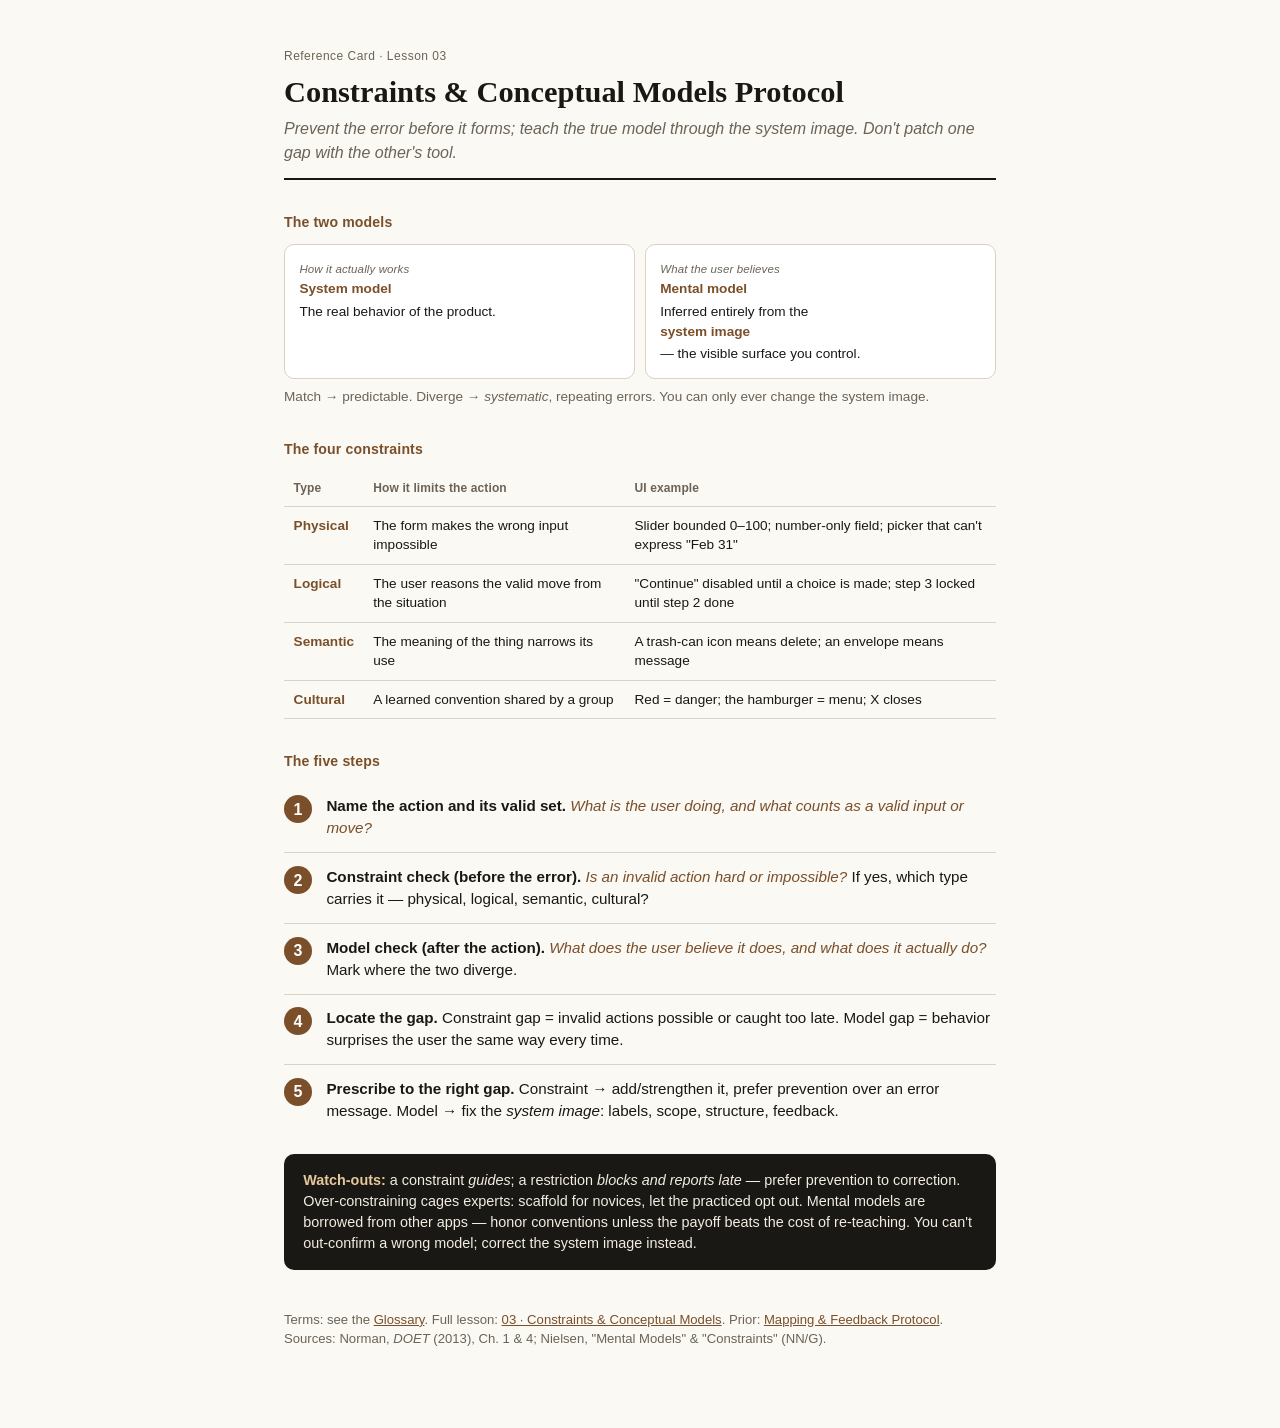
<file: reference/constraints-conceptual-models-protocol.html>
<!DOCTYPE html>
<html lang="en">
<head>
<meta charset="utf-8">
<meta name="viewport" content="width=device-width, initial-scale=1">
<title>Reference — Constraints & Conceptual Models Protocol</title>
<link href="https://api.fontshare.com/v2/css?f[]=switzer@300,400,500,600,700&f[]=gambarino@400&display=swap" rel="stylesheet">
<style>
  :root{ --ink:#1a1814; --muted:#6b6357; --rule:#d9d2c5; --bg:#fbf9f4; --paper:#fff;
    --accent:#7a4f2a; --right:#3f6b4a; --wrong:#9c4a3c; --ui:'Switzer',-apple-system,'Segoe UI',Helvetica,Arial,sans-serif; --serif:'Gambarino',Georgia,serif;}
  *{box-sizing:border-box}
  body{margin:0; background:var(--bg); color:var(--ink); font-family:var(--ui); line-height:1.45;}
  .wrap{max-width:760px; margin:0 auto; padding:3rem 1.5rem 5rem;}
  header{border-bottom:2px solid var(--ink); padding-bottom:.9rem; margin-bottom:2rem;}
  .kicker{font-family:var(--ui); font-size:.75rem; letter-spacing:.04em; color:var(--muted);}
  h1{font-size:1.9rem; margin:.3rem 0 .2rem; font-weight:600; font-family:var(--serif);}
  .sub{color:var(--muted); font-style:italic;}
  h2{font-family:var(--ui); font-size:.88rem; font-weight:600; letter-spacing:.01em; color:var(--accent); margin:2rem 0 .7rem;}

  .models{display:grid; grid-template-columns:1fr 1fr; gap:.6rem; font-family:var(--ui); font-size:.85rem; margin:.5rem 0;}
  .model{border:1px solid var(--rule); border-radius:10px; padding:.9rem; background:#fff;}
  .model b{display:block; color:var(--accent); margin-bottom:.2rem;}
  .model .when{font-size:.72rem; letter-spacing:.01em; color:var(--muted); font-style:italic;}

  .proto{counter-reset:p; font-family:var(--ui);}
  .step{display:flex; gap:.9rem; padding:.8rem 0; border-top:1px solid var(--rule);}
  .step:first-child{border-top:0;}
  .num{counter-increment:p; flex:0 0 auto; width:28px; height:28px; border-radius:50%; background:var(--accent); color:#fff; font-weight:700; display:flex; align-items:center; justify-content:center;}
  .num::before{content:counter(p);}
  .step .t{font-size:.95rem;} .step .q{color:var(--accent); font-style:italic;}

  table{width:100%; border-collapse:collapse; font-family:var(--ui); font-size:.85rem; margin:.5rem 0;}
  th,td{text-align:left; padding:.55rem .6rem; border-bottom:1px solid var(--rule); vertical-align:top;}
  th{font-size:.75rem; font-weight:600; letter-spacing:.01em; color:var(--muted);}
  td b{color:var(--accent);}
  .rule{font-family:var(--ui); background:#1a1814; color:#f2ece1; border-radius:10px; padding:1rem 1.2rem; font-size:.9rem; margin:1.2rem 0;}
  .rule b{color:#e7c79c;}
  footer{margin-top:2.5rem; font-family:var(--ui); font-size:.82rem; color:var(--muted);}
  a{color:var(--accent);}
  @media print{ body{background:#fff} .wrap{padding:0} .rule{-webkit-print-color-adjust:exact; print-color-adjust:exact} }
</style>
</head>
<body>
<div class="wrap">
<header>
  <div class="kicker">Reference Card · Lesson 03</div>
  <h1>Constraints &amp; Conceptual Models Protocol</h1>
  <div class="sub">Prevent the error before it forms; teach the true model through the system image. Don't patch one gap with the other's tool.</div>
</header>

<h2>The two models</h2>
<div class="models">
  <div class="model"><span class="when">How it actually works</span><b>System model</b>The real behavior of the product.</div>
  <div class="model"><span class="when">What the user believes</span><b>Mental model</b>Inferred entirely from the <b>system image</b> — the visible surface you control.</div>
</div>
<p style="font-family:var(--ui); font-size:.85rem; color:var(--muted); margin:.4rem 0 0">Match → predictable. Diverge → <em>systematic</em>, repeating errors. You can only ever change the system image.</p>

<h2>The four constraints</h2>
<table>
  <tr><th>Type</th><th>How it limits the action</th><th>UI example</th></tr>
  <tr><td><b>Physical</b></td><td>The form makes the wrong input impossible</td><td>Slider bounded 0–100; number-only field; picker that can't express "Feb 31"</td></tr>
  <tr><td><b>Logical</b></td><td>The user reasons the valid move from the situation</td><td>"Continue" disabled until a choice is made; step 3 locked until step 2 done</td></tr>
  <tr><td><b>Semantic</b></td><td>The meaning of the thing narrows its use</td><td>A trash-can icon means delete; an envelope means message</td></tr>
  <tr><td><b>Cultural</b></td><td>A learned convention shared by a group</td><td>Red = danger; the hamburger = menu; X closes</td></tr>
</table>

<h2>The five steps</h2>
<div class="proto">
  <div class="step"><div class="num"></div><div class="t"><b>Name the action and its valid set.</b> <span class="q">What is the user doing, and what counts as a valid input or move?</span></div></div>
  <div class="step"><div class="num"></div><div class="t"><b>Constraint check (before the error).</b> <span class="q">Is an invalid action hard or impossible?</span> If yes, which type carries it — physical, logical, semantic, cultural?</div></div>
  <div class="step"><div class="num"></div><div class="t"><b>Model check (after the action).</b> <span class="q">What does the user believe it does, and what does it actually do?</span> Mark where the two diverge.</div></div>
  <div class="step"><div class="num"></div><div class="t"><b>Locate the gap.</b> Constraint gap = invalid actions possible or caught too late. Model gap = behavior surprises the user the same way every time.</div></div>
  <div class="step"><div class="num"></div><div class="t"><b>Prescribe to the right gap.</b> Constraint → add/strengthen it, prefer prevention over an error message. Model → fix the <em>system image</em>: labels, scope, structure, feedback.</div></div>
</div>

<div class="rule"><b>Watch-outs:</b> a constraint <em>guides</em>; a restriction <em>blocks and reports late</em> — prefer prevention to correction. Over-constraining cages experts: scaffold for novices, let the practiced opt out. Mental models are borrowed from other apps — honor conventions unless the payoff beats the cost of re-teaching. You can't out-confirm a wrong model; correct the system image instead.</div>

<footer>
  Terms: see the <a href="glossary.html">Glossary</a>. Full lesson: <a href="../lessons/0003-constraints-and-conceptual-models.html">03 · Constraints &amp; Conceptual Models</a>. Prior: <a href="mapping-feedback-protocol.html">Mapping &amp; Feedback Protocol</a>.
  <br>Sources: Norman, <em>DOET</em> (2013), Ch. 1 &amp; 4; Nielsen, "Mental Models" &amp; "Constraints" (NN/G).
</footer>
</div>
</body>
</html>
</file>
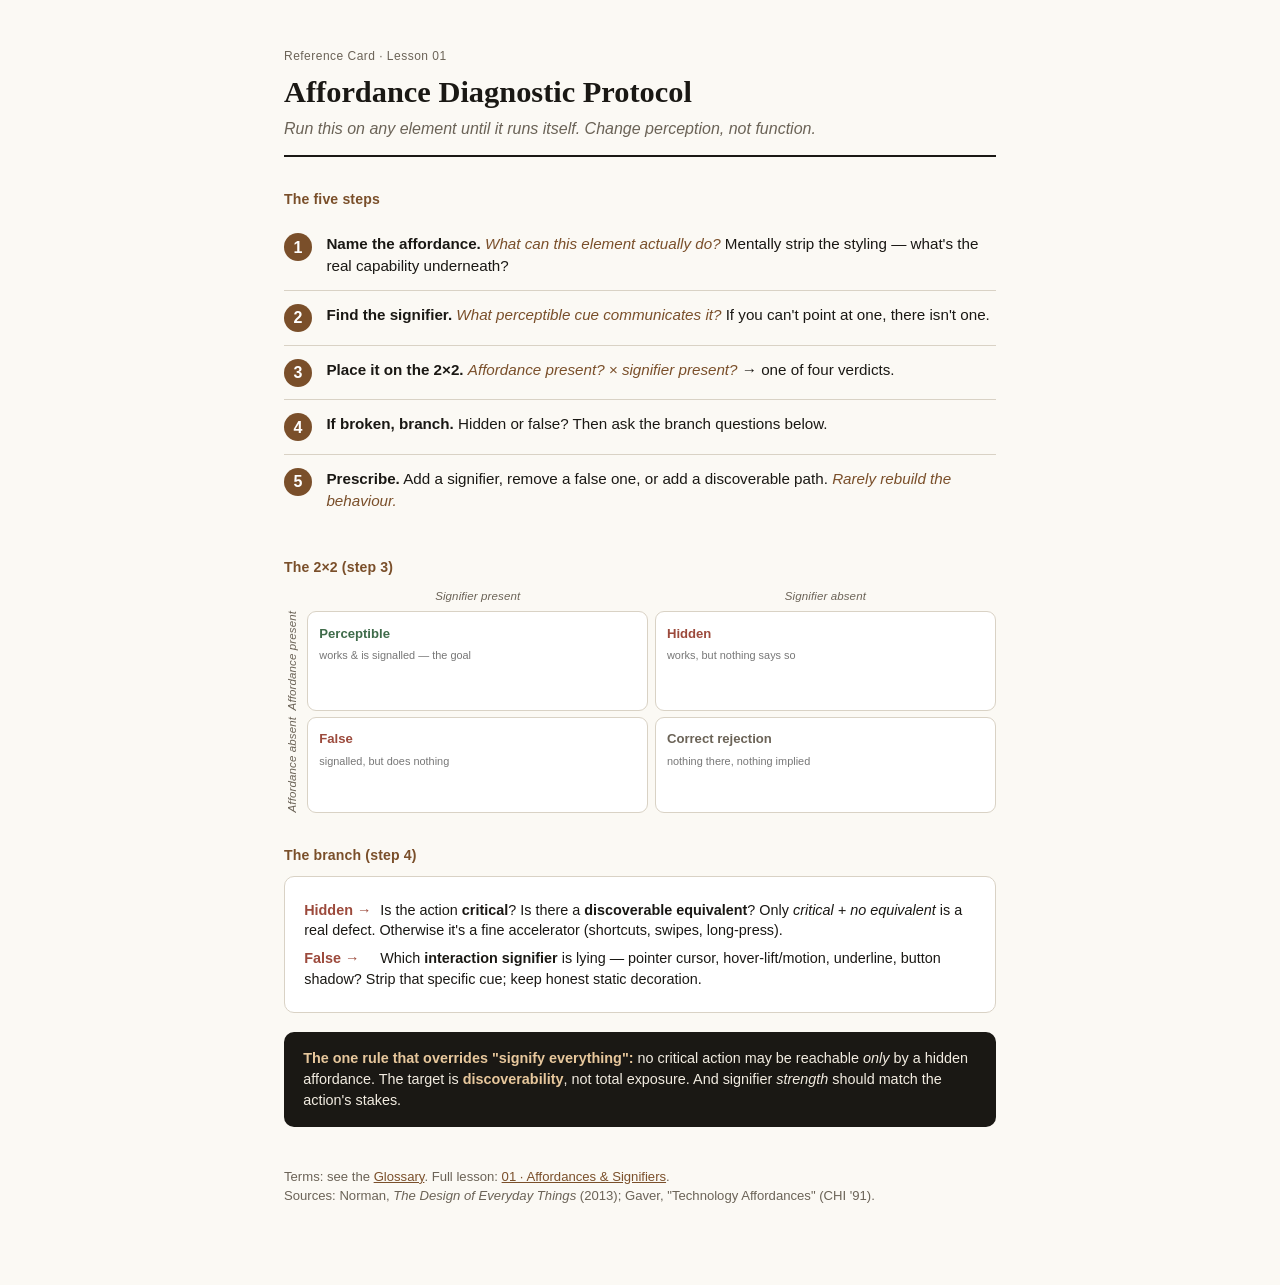
<file: reference/diagnostic-protocol.html>
<!DOCTYPE html>
<html lang="en">
<head>
<meta charset="utf-8">
<meta name="viewport" content="width=device-width, initial-scale=1">
<title>Reference — Affordance Diagnostic Protocol</title>
<link href="https://api.fontshare.com/v2/css?f[]=switzer@300,400,500,600,700&f[]=gambarino@400&display=swap" rel="stylesheet">
<style>
  :root{ --ink:#1a1814; --muted:#6b6357; --rule:#d9d2c5; --bg:#fbf9f4; --paper:#fff;
    --accent:#7a4f2a; --right:#3f6b4a; --wrong:#9c4a3c; --ui:'Switzer',-apple-system,'Segoe UI',Helvetica,Arial,sans-serif; --serif:'Gambarino',Georgia,serif;}
  *{box-sizing:border-box}
  body{margin:0; background:var(--bg); color:var(--ink); font-family:var(--ui); line-height:1.45;}
  .wrap{max-width:760px; margin:0 auto; padding:3rem 1.5rem 5rem;}
  header{border-bottom:2px solid var(--ink); padding-bottom:.9rem; margin-bottom:2rem;}
  .kicker{font-family:var(--ui); font-size:.75rem; letter-spacing:.04em; color:var(--muted);}
  h1{font-size:1.9rem; margin:.3rem 0 .2rem; font-weight:600; font-family:var(--serif);}
  .sub{color:var(--muted); font-style:italic;}
  h2{font-family:var(--ui); font-size:.88rem; font-weight:600; letter-spacing:.01em; color:var(--accent); margin:2rem 0 .7rem;}

  .proto{counter-reset:p; font-family:var(--ui);}
  .step{display:flex; gap:.9rem; padding:.8rem 0; border-top:1px solid var(--rule);}
  .step:first-child{border-top:0;}
  .num{counter-increment:p; flex:0 0 auto; width:28px; height:28px; border-radius:50%; background:var(--accent); color:#fff; font-weight:700; display:flex; align-items:center; justify-content:center;}
  .num::before{content:counter(p);}
  .step .t{font-size:.95rem;} .step .q{color:var(--accent); font-style:italic;}

  .grid{display:grid; grid-template-columns:auto 1fr 1fr; gap:.4rem; font-family:var(--ui); font-size:.82rem; margin:.5rem 0;}
  .grid .ax{display:flex; align-items:center; justify-content:center; font-size:.72rem; letter-spacing:.01em; color:var(--muted); text-align:center; font-style:italic;}
  .box{border:1px solid var(--rule); border-radius:9px; padding:.7rem; background:#fff;}
  .box b{display:block; margin-bottom:.15rem;}
  .box.g b{color:var(--right);} .box.r b{color:var(--wrong);} .box.n b{color:var(--muted);}
  .box small{color:#777;}

  .branch{font-family:var(--ui); font-size:.9rem; background:var(--paper); border:1px solid var(--rule); border-radius:10px; padding:1rem 1.2rem; margin:.5rem 0;}
  .branch p{margin:.4rem 0;}
  .branch .k{display:inline-block; font-weight:700; color:var(--wrong); min-width:4.5rem;}
  .rule{font-family:var(--ui); background:#1a1814; color:#f2ece1; border-radius:10px; padding:1rem 1.2rem; font-size:.9rem; margin:1.2rem 0;}
  .rule b{color:#e7c79c;}
  footer{margin-top:2.5rem; font-family:var(--ui); font-size:.82rem; color:var(--muted);}
  a{color:var(--accent);}
  @media print{ body{background:#fff} .wrap{padding:0} .rule{-webkit-print-color-adjust:exact; print-color-adjust:exact} }
</style>
</head>
<body>
<div class="wrap">
<header>
  <div class="kicker">Reference Card · Lesson 01</div>
  <h1>Affordance Diagnostic Protocol</h1>
  <div class="sub">Run this on any element until it runs itself. Change perception, not function.</div>
</header>

<h2>The five steps</h2>
<div class="proto">
  <div class="step"><div class="num"></div><div class="t"><b>Name the affordance.</b> <span class="q">What can this element actually do?</span> Mentally strip the styling — what's the real capability underneath?</div></div>
  <div class="step"><div class="num"></div><div class="t"><b>Find the signifier.</b> <span class="q">What perceptible cue communicates it?</span> If you can't point at one, there isn't one.</div></div>
  <div class="step"><div class="num"></div><div class="t"><b>Place it on the 2×2.</b> <span class="q">Affordance present? × signifier present?</span> → one of four verdicts.</div></div>
  <div class="step"><div class="num"></div><div class="t"><b>If broken, branch.</b> Hidden or false? Then ask the branch questions below.</div></div>
  <div class="step"><div class="num"></div><div class="t"><b>Prescribe.</b> Add a signifier, remove a false one, or add a discoverable path. <span class="q">Rarely rebuild the behaviour.</span></div></div>
</div>

<h2>The 2×2 (step 3)</h2>
<div class="grid">
  <div></div><div class="ax">Signifier present</div><div class="ax">Signifier absent</div>
  <div class="ax" style="writing-mode:vertical-rl; transform:rotate(180deg)">Affordance present</div>
  <div class="box g"><b>Perceptible</b><small>works &amp; is signalled — the goal</small></div>
  <div class="box r"><b>Hidden</b><small>works, but nothing says so</small></div>
  <div class="ax" style="writing-mode:vertical-rl; transform:rotate(180deg)">Affordance absent</div>
  <div class="box r"><b>False</b><small>signalled, but does nothing</small></div>
  <div class="box n"><b>Correct rejection</b><small>nothing there, nothing implied</small></div>
</div>

<h2>The branch (step 4)</h2>
<div class="branch">
  <p><span class="k">Hidden →</span> Is the action <b>critical</b>? Is there a <b>discoverable equivalent</b>? Only <em>critical + no equivalent</em> is a real defect. Otherwise it's a fine accelerator (shortcuts, swipes, long-press).</p>
  <p><span class="k">False →</span> Which <b>interaction signifier</b> is lying — pointer cursor, hover-lift/motion, underline, button shadow? Strip that specific cue; keep honest static decoration.</p>
</div>

<div class="rule"><b>The one rule that overrides "signify everything":</b> no critical action may be reachable <em>only</em> by a hidden affordance. The target is <b>discoverability</b>, not total exposure. And signifier <em>strength</em> should match the action's stakes.</div>

<footer>
  Terms: see the <a href="glossary.html">Glossary</a>. Full lesson: <a href="../lessons/0001-affordances-and-signifiers.html">01 · Affordances &amp; Signifiers</a>.
  <br>Sources: Norman, <em>The Design of Everyday Things</em> (2013); Gaver, "Technology Affordances" (CHI '91).
</footer>
</div>
</body>
</html>
</file>
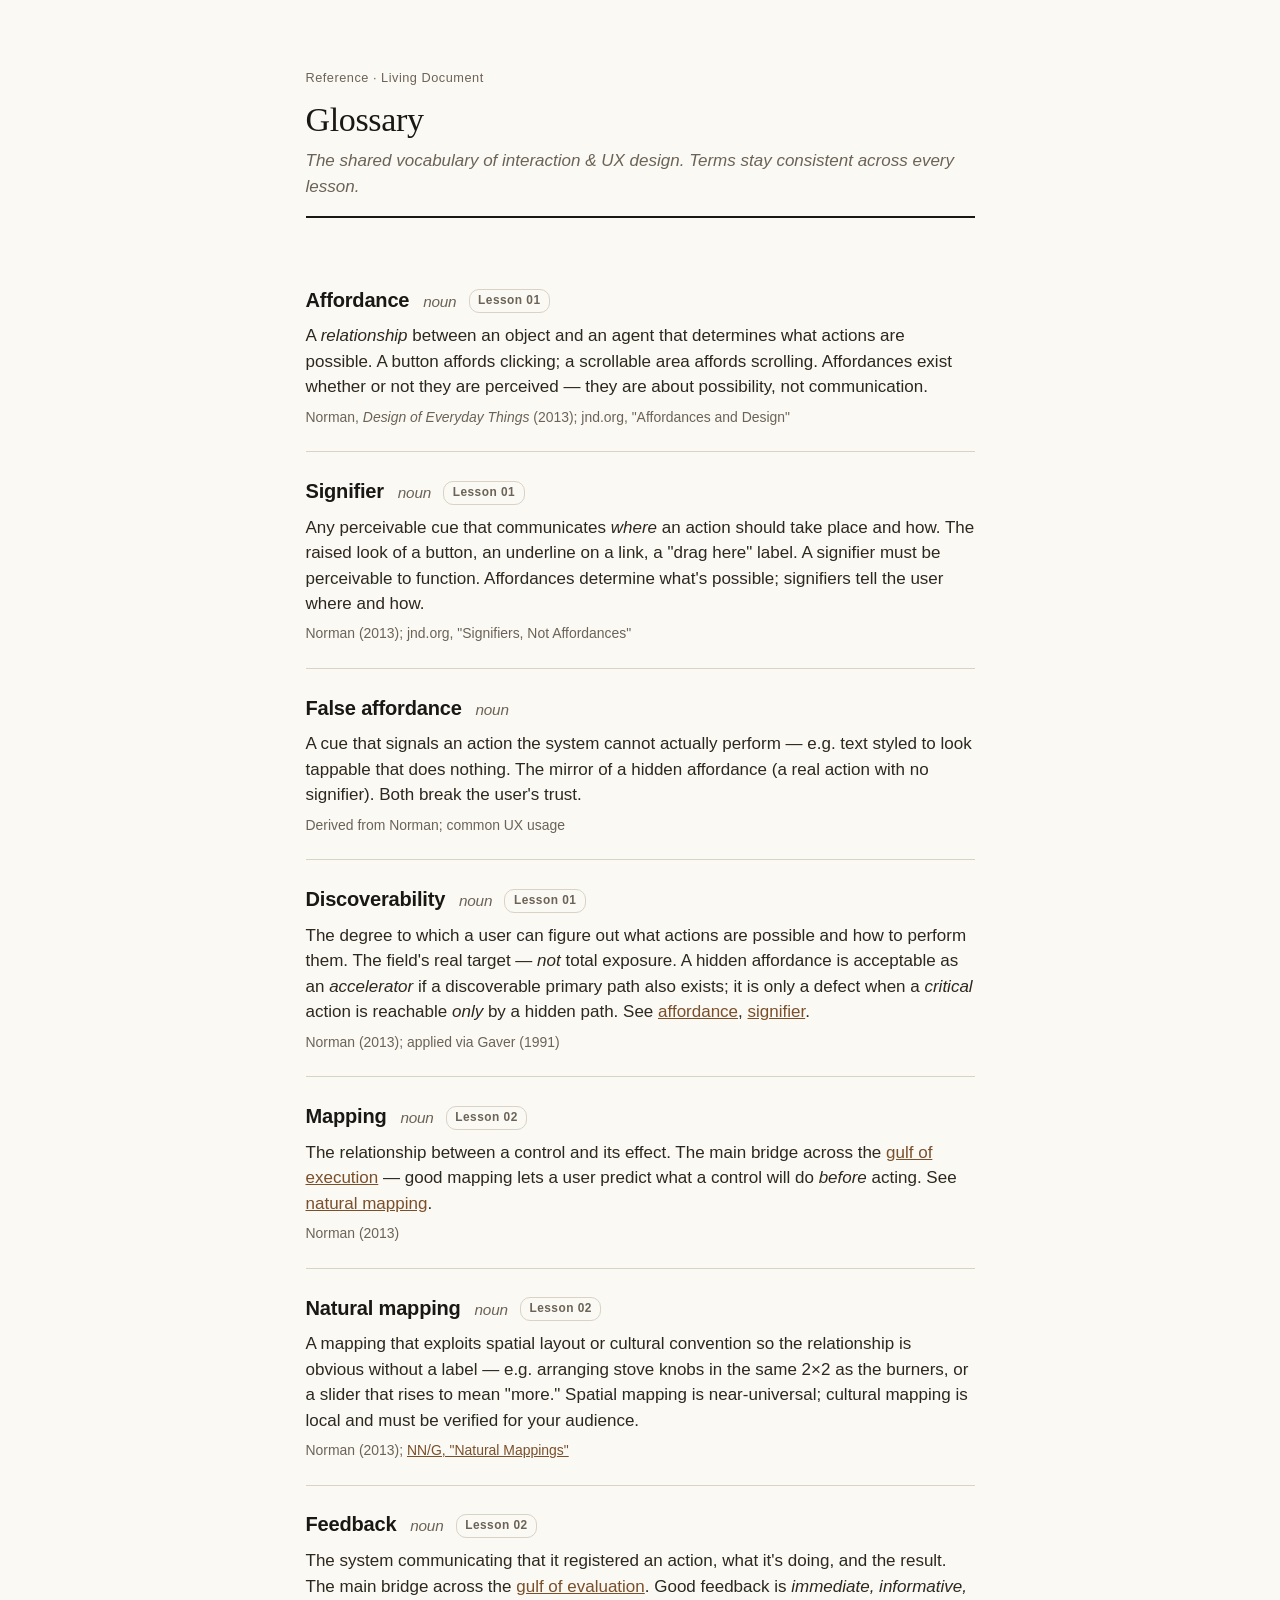
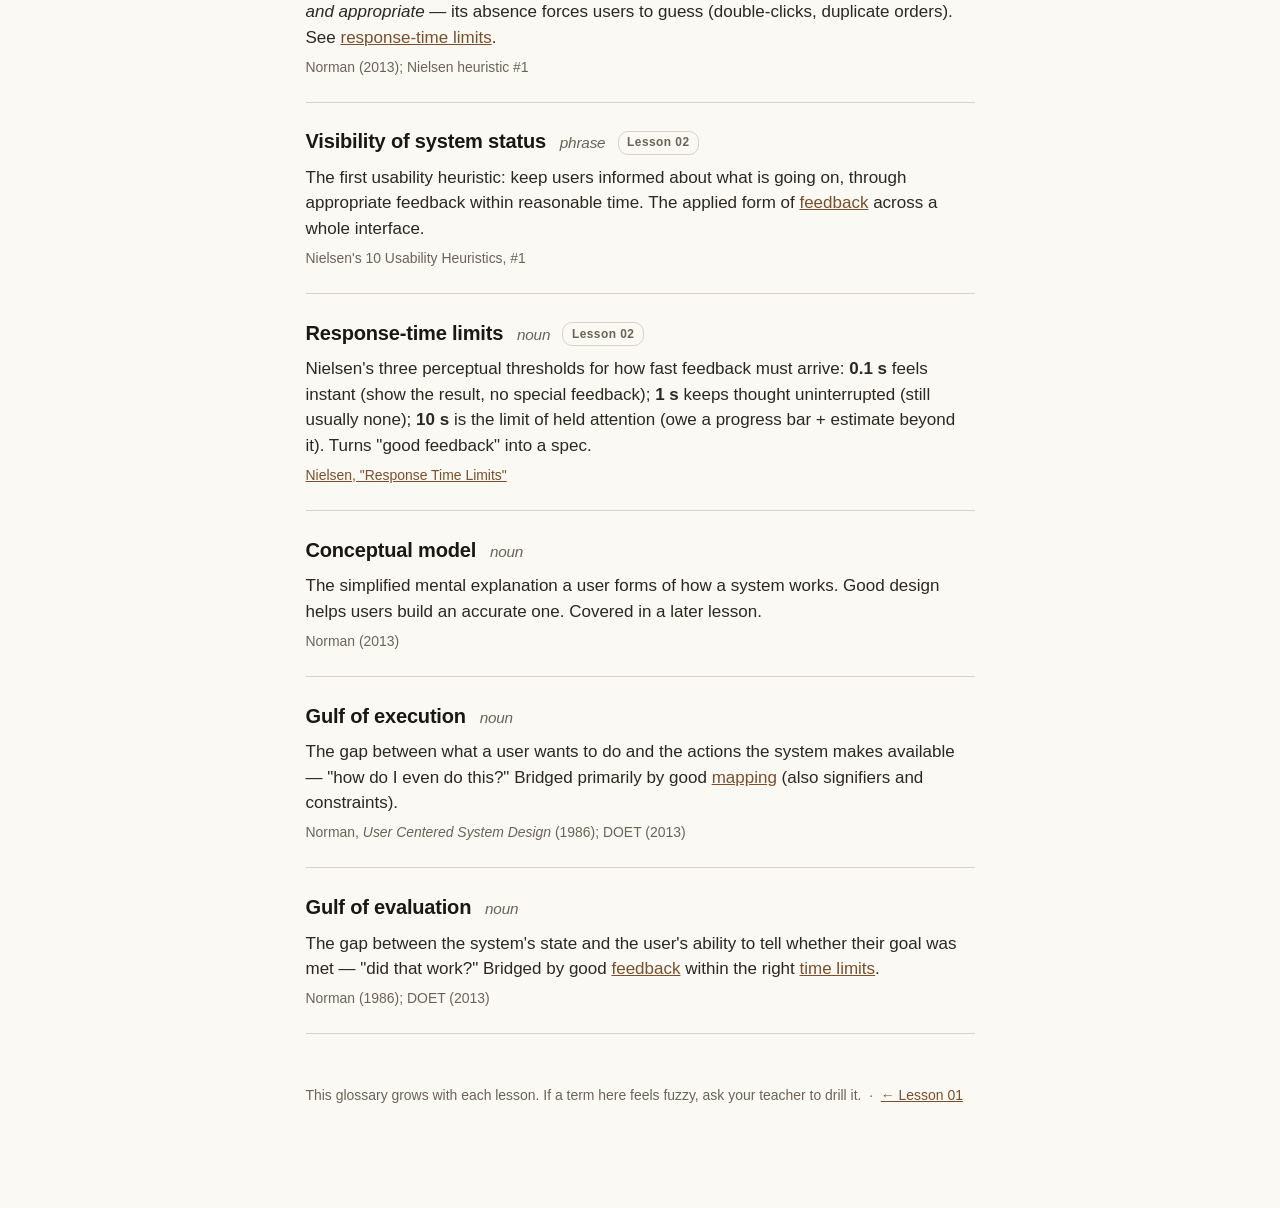
<file: reference/glossary.html>
<!DOCTYPE html>
<html lang="en">
<head>
<meta charset="utf-8">
<meta name="viewport" content="width=device-width, initial-scale=1">
<title>Glossary — Interaction & UX Design Fundamentals</title>
<link href="https://api.fontshare.com/v2/css?f[]=switzer@300,400,500,600,700&f[]=gambarino@400&display=swap" rel="stylesheet">
<style>
  :root{
    --ink:#1a1814; --muted:#6b6357; --rule:#d9d2c5; --bg:#fbf9f4;
    --accent:#7a4f2a; --right:#3f6b4a; --wrong:#9c4a3c;
  }
  *{box-sizing:border-box}
  html{font-size:17px}
  body{
    margin:0; background:var(--bg); color:var(--ink);
    font-family:'Switzer',-apple-system,'Segoe UI',Helvetica,Arial,sans-serif;
    line-height:1.5; -webkit-font-smoothing:antialiased;
  }
  .wrap{max-width:720px; margin:0 auto; padding:4rem 1.5rem 6rem;}
  header{border-bottom:2px solid var(--ink); padding-bottom:1rem; margin-bottom:2.5rem;}
  .kicker{font-size:.75rem; letter-spacing:.04em;
    color:var(--muted); font-family:'Switzer',-apple-system,Segoe UI,Helvetica,Arial,sans-serif;}
  h1{font-size:2rem; margin:.4rem 0 .2rem; font-weight:400; letter-spacing:-.01em; font-family:'Gambarino',Georgia,serif;}
  .sub{color:var(--muted); font-style:italic;}
  dl{margin:0;}
  .term{padding:1.4rem 0; border-bottom:1px solid var(--rule);}
  dt{font-size:1.18rem; font-weight:600; letter-spacing:-.01em;}
  dt .pos{font-style:italic; font-weight:400; color:var(--muted); font-size:.9rem; margin-left:.5rem;}
  dd{margin:.5rem 0 0; color:#2c281f;}
  dd .src{display:block; margin-top:.4rem; font-size:.82rem; color:var(--muted);
    font-family:-apple-system,Segoe UI,Helvetica,Arial,sans-serif;}
  a{color:var(--accent);}
  .pill{display:inline-block; font-family:-apple-system,Segoe UI,Helvetica,Arial,sans-serif;
    font-size:.7rem; letter-spacing:.04em; padding:.12rem .5rem; border-radius:10px;
    border:1px solid var(--rule); color:var(--muted); margin-left:.4rem; vertical-align:middle;}
  footer{margin-top:3rem; font-size:.82rem; color:var(--muted);
    font-family:-apple-system,Segoe UI,Helvetica,Arial,sans-serif;}
  @media print{ body{background:#fff} .wrap{padding:0} a{color:var(--ink); text-decoration:none} }
</style>
</head>
<body>
<div class="wrap">
<header>
  <div class="kicker">Reference · Living Document</div>
  <h1>Glossary</h1>
  <div class="sub">The shared vocabulary of interaction & UX design. Terms stay consistent across every lesson.</div>
</header>

<dl>
  <div class="term" id="affordance">
    <dt>Affordance <span class="pos">noun</span> <span class="pill">Lesson 01</span></dt>
    <dd>A <em>relationship</em> between an object and an agent that determines what actions are possible. A button affords clicking; a scrollable area affords scrolling. Affordances exist whether or not they are perceived — they are about possibility, not communication.
      <span class="src">Norman, <em>Design of Everyday Things</em> (2013); jnd.org, "Affordances and Design"</span></dd>
  </div>

  <div class="term" id="signifier">
    <dt>Signifier <span class="pos">noun</span> <span class="pill">Lesson 01</span></dt>
    <dd>Any perceivable cue that communicates <em>where</em> an action should take place and how. The raised look of a button, an underline on a link, a "drag here" label. A signifier must be perceivable to function. Affordances determine what's possible; signifiers tell the user where and how.
      <span class="src">Norman (2013); jnd.org, "Signifiers, Not Affordances"</span></dd>
  </div>

  <div class="term" id="false-affordance">
    <dt>False affordance <span class="pos">noun</span></dt>
    <dd>A cue that signals an action the system cannot actually perform — e.g. text styled to look tappable that does nothing. The mirror of a hidden affordance (a real action with no signifier). Both break the user's trust.
      <span class="src">Derived from Norman; common UX usage</span></dd>
  </div>

  <div class="term" id="discoverability">
    <dt>Discoverability <span class="pos">noun</span> <span class="pill">Lesson 01</span></dt>
    <dd>The degree to which a user can figure out what actions are possible and how to perform them. The field's real target — <em>not</em> total exposure. A hidden affordance is acceptable as an <em>accelerator</em> if a discoverable primary path also exists; it is only a defect when a <em>critical</em> action is reachable <em>only</em> by a hidden path. See <a href="#affordance">affordance</a>, <a href="#signifier">signifier</a>.
      <span class="src">Norman (2013); applied via Gaver (1991)</span></dd>
  </div>

  <div class="term" id="mapping">
    <dt>Mapping <span class="pos">noun</span> <span class="pill">Lesson 02</span></dt>
    <dd>The relationship between a control and its effect. The main bridge across the <a href="#gulf-execution">gulf of execution</a> — good mapping lets a user predict what a control will do <em>before</em> acting. See <a href="#natural-mapping">natural mapping</a>.
      <span class="src">Norman (2013)</span></dd>
  </div>

  <div class="term" id="natural-mapping">
    <dt>Natural mapping <span class="pos">noun</span> <span class="pill">Lesson 02</span></dt>
    <dd>A mapping that exploits spatial layout or cultural convention so the relationship is obvious without a label — e.g. arranging stove knobs in the same 2×2 as the burners, or a slider that rises to mean "more." Spatial mapping is near-universal; cultural mapping is local and must be verified for your audience.
      <span class="src">Norman (2013); <a href="https://www.nngroup.com/articles/natural-mappings/">NN/G, "Natural Mappings"</a></span></dd>
  </div>

  <div class="term" id="feedback">
    <dt>Feedback <span class="pos">noun</span> <span class="pill">Lesson 02</span></dt>
    <dd>The system communicating that it registered an action, what it's doing, and the result. The main bridge across the <a href="#gulf-evaluation">gulf of evaluation</a>. Good feedback is <em>immediate, informative, and appropriate</em> — its absence forces users to guess (double-clicks, duplicate orders). See <a href="#response-time-limits">response-time limits</a>.
      <span class="src">Norman (2013); Nielsen heuristic #1</span></dd>
  </div>

  <div class="term" id="visibility-of-system-status">
    <dt>Visibility of system status <span class="pos">phrase</span> <span class="pill">Lesson 02</span></dt>
    <dd>The first usability heuristic: keep users informed about what is going on, through appropriate feedback within reasonable time. The applied form of <a href="#feedback">feedback</a> across a whole interface.
      <span class="src">Nielsen's 10 Usability Heuristics, #1</span></dd>
  </div>

  <div class="term" id="response-time-limits">
    <dt>Response-time limits <span class="pos">noun</span> <span class="pill">Lesson 02</span></dt>
    <dd>Nielsen's three perceptual thresholds for how fast feedback must arrive: <b>0.1 s</b> feels instant (show the result, no special feedback); <b>1 s</b> keeps thought uninterrupted (still usually none); <b>10 s</b> is the limit of held attention (owe a progress bar + estimate beyond it). Turns "good feedback" into a spec.
      <span class="src"><a href="https://www.nngroup.com/articles/response-times-3-important-limits/">Nielsen, "Response Time Limits"</a></span></dd>
  </div>

  <div class="term" id="conceptual-model">
    <dt>Conceptual model <span class="pos">noun</span></dt>
    <dd>The simplified mental explanation a user forms of how a system works. Good design helps users build an accurate one. Covered in a later lesson.
      <span class="src">Norman (2013)</span></dd>
  </div>

  <div class="term" id="gulf-execution">
    <dt>Gulf of execution <span class="pos">noun</span></dt>
    <dd>The gap between what a user wants to do and the actions the system makes available — "how do I even do this?" Bridged primarily by good <a href="#mapping">mapping</a> (also signifiers and constraints).
      <span class="src">Norman, <em>User Centered System Design</em> (1986); DOET (2013)</span></dd>
  </div>

  <div class="term" id="gulf-evaluation">
    <dt>Gulf of evaluation <span class="pos">noun</span></dt>
    <dd>The gap between the system's state and the user's ability to tell whether their goal was met — "did that work?" Bridged by good <a href="#feedback">feedback</a> within the right <a href="#response-time-limits">time limits</a>.
      <span class="src">Norman (1986); DOET (2013)</span></dd>
  </div>
</dl>

<footer>
  This glossary grows with each lesson. If a term here feels fuzzy, ask your teacher to drill it.
  &nbsp;·&nbsp; <a href="../lessons/0001-affordances-and-signifiers.html">← Lesson 01</a>
</footer>
</div>
</body>
</html>
</file>
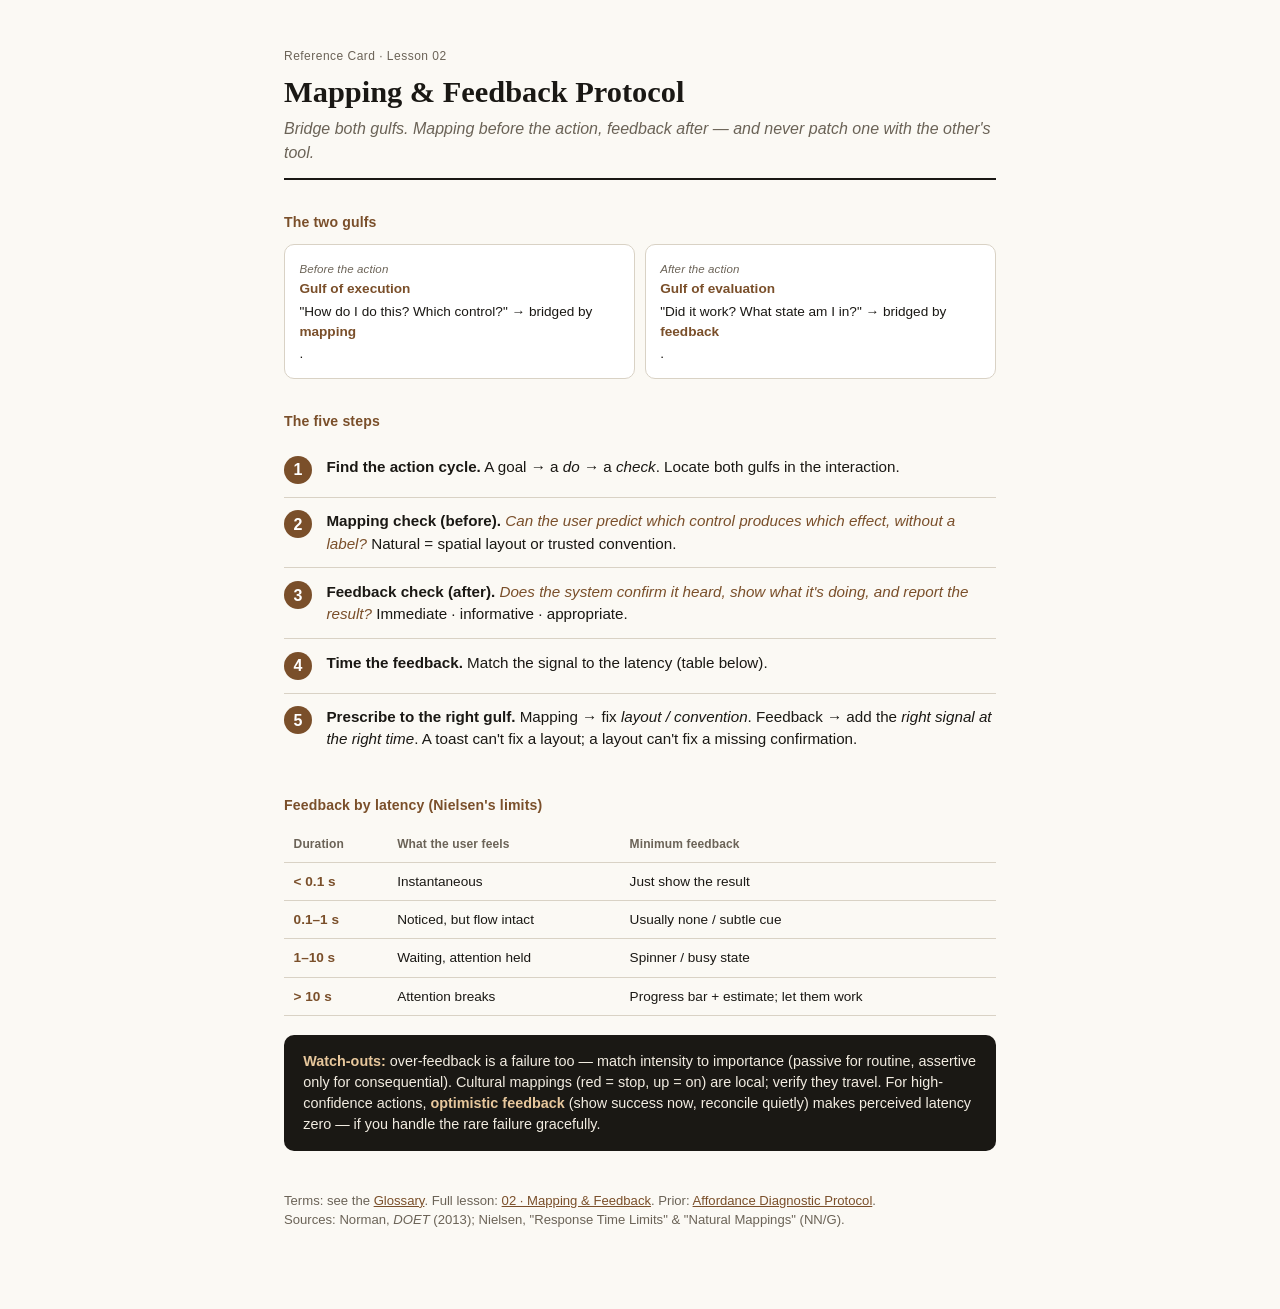
<file: reference/mapping-feedback-protocol.html>
<!DOCTYPE html>
<html lang="en">
<head>
<meta charset="utf-8">
<meta name="viewport" content="width=device-width, initial-scale=1">
<title>Reference — Mapping & Feedback Protocol</title>
<link href="https://api.fontshare.com/v2/css?f[]=switzer@300,400,500,600,700&f[]=gambarino@400&display=swap" rel="stylesheet">
<style>
  :root{ --ink:#1a1814; --muted:#6b6357; --rule:#d9d2c5; --bg:#fbf9f4; --paper:#fff;
    --accent:#7a4f2a; --right:#3f6b4a; --wrong:#9c4a3c; --ui:'Switzer',-apple-system,'Segoe UI',Helvetica,Arial,sans-serif; --serif:'Gambarino',Georgia,serif;}
  *{box-sizing:border-box}
  body{margin:0; background:var(--bg); color:var(--ink); font-family:var(--ui); line-height:1.45;}
  .wrap{max-width:760px; margin:0 auto; padding:3rem 1.5rem 5rem;}
  header{border-bottom:2px solid var(--ink); padding-bottom:.9rem; margin-bottom:2rem;}
  .kicker{font-family:var(--ui); font-size:.75rem; letter-spacing:.04em; color:var(--muted);}
  h1{font-size:1.9rem; margin:.3rem 0 .2rem; font-weight:600; font-family:var(--serif);}
  .sub{color:var(--muted); font-style:italic;}
  h2{font-family:var(--ui); font-size:.88rem; font-weight:600; letter-spacing:.01em; color:var(--accent); margin:2rem 0 .7rem;}

  .gulfs{display:grid; grid-template-columns:1fr 1fr; gap:.6rem; font-family:var(--ui); font-size:.85rem; margin:.5rem 0;}
  .gulf{border:1px solid var(--rule); border-radius:10px; padding:.9rem; background:#fff;}
  .gulf b{display:block; color:var(--accent); margin-bottom:.2rem;}
  .gulf .when{font-size:.72rem; letter-spacing:.01em; color:var(--muted); font-style:italic;}

  .proto{counter-reset:p; font-family:var(--ui);}
  .step{display:flex; gap:.9rem; padding:.8rem 0; border-top:1px solid var(--rule);}
  .step:first-child{border-top:0;}
  .num{counter-increment:p; flex:0 0 auto; width:28px; height:28px; border-radius:50%; background:var(--accent); color:#fff; font-weight:700; display:flex; align-items:center; justify-content:center;}
  .num::before{content:counter(p);}
  .step .t{font-size:.95rem;} .step .q{color:var(--accent); font-style:italic;}

  table{width:100%; border-collapse:collapse; font-family:var(--ui); font-size:.85rem; margin:.5rem 0;}
  th,td{text-align:left; padding:.55rem .6rem; border-bottom:1px solid var(--rule);}
  th{font-size:.75rem; font-weight:600; letter-spacing:.01em; color:var(--muted);}
  td b{color:var(--accent);}
  .rule{font-family:var(--ui); background:#1a1814; color:#f2ece1; border-radius:10px; padding:1rem 1.2rem; font-size:.9rem; margin:1.2rem 0;}
  .rule b{color:#e7c79c;}
  footer{margin-top:2.5rem; font-family:var(--ui); font-size:.82rem; color:var(--muted);}
  a{color:var(--accent);}
  @media print{ body{background:#fff} .wrap{padding:0} .rule{-webkit-print-color-adjust:exact; print-color-adjust:exact} }
</style>
</head>
<body>
<div class="wrap">
<header>
  <div class="kicker">Reference Card · Lesson 02</div>
  <h1>Mapping &amp; Feedback Protocol</h1>
  <div class="sub">Bridge both gulfs. Mapping before the action, feedback after — and never patch one with the other's tool.</div>
</header>

<h2>The two gulfs</h2>
<div class="gulfs">
  <div class="gulf"><span class="when">Before the action</span><b>Gulf of execution</b>"How do I do this? Which control?" → bridged by <b>mapping</b>.</div>
  <div class="gulf"><span class="when">After the action</span><b>Gulf of evaluation</b>"Did it work? What state am I in?" → bridged by <b>feedback</b>.</div>
</div>

<h2>The five steps</h2>
<div class="proto">
  <div class="step"><div class="num"></div><div class="t"><b>Find the action cycle.</b> A goal → a <em>do</em> → a <em>check</em>. Locate both gulfs in the interaction.</div></div>
  <div class="step"><div class="num"></div><div class="t"><b>Mapping check (before).</b> <span class="q">Can the user predict which control produces which effect, without a label?</span> Natural = spatial layout or trusted convention.</div></div>
  <div class="step"><div class="num"></div><div class="t"><b>Feedback check (after).</b> <span class="q">Does the system confirm it heard, show what it's doing, and report the result?</span> Immediate · informative · appropriate.</div></div>
  <div class="step"><div class="num"></div><div class="t"><b>Time the feedback.</b> Match the signal to the latency (table below).</div></div>
  <div class="step"><div class="num"></div><div class="t"><b>Prescribe to the right gulf.</b> Mapping → fix <em>layout / convention</em>. Feedback → add the <em>right signal at the right time</em>. A toast can't fix a layout; a layout can't fix a missing confirmation.</div></div>
</div>

<h2>Feedback by latency (Nielsen's limits)</h2>
<table>
  <tr><th>Duration</th><th>What the user feels</th><th>Minimum feedback</th></tr>
  <tr><td><b>&lt; 0.1 s</b></td><td>Instantaneous</td><td>Just show the result</td></tr>
  <tr><td><b>0.1–1 s</b></td><td>Noticed, but flow intact</td><td>Usually none / subtle cue</td></tr>
  <tr><td><b>1–10 s</b></td><td>Waiting, attention held</td><td>Spinner / busy state</td></tr>
  <tr><td><b>&gt; 10 s</b></td><td>Attention breaks</td><td>Progress bar + estimate; let them work</td></tr>
</table>

<div class="rule"><b>Watch-outs:</b> over-feedback is a failure too — match intensity to importance (passive for routine, assertive only for consequential). Cultural mappings (red = stop, up = on) are local; verify they travel. For high-confidence actions, <b>optimistic feedback</b> (show success now, reconcile quietly) makes perceived latency zero — if you handle the rare failure gracefully.</div>

<footer>
  Terms: see the <a href="glossary.html">Glossary</a>. Full lesson: <a href="../lessons/0002-mapping-and-feedback.html">02 · Mapping &amp; Feedback</a>. Prior: <a href="diagnostic-protocol.html">Affordance Diagnostic Protocol</a>.
  <br>Sources: Norman, <em>DOET</em> (2013); Nielsen, "Response Time Limits" &amp; "Natural Mappings" (NN/G).
</footer>
</div>
</body>
</html>
</file>
<file: lessons/lesson.css>
/* ============================================================
   Shared lesson stylesheet — Interaction & UX Design Fundamentals
   Dark "page" chrome · light UI examples · Instrument Serif + Geist
   Edit here once; every lesson updates. Do not inline styles in lessons.
   ============================================================ */
@import url("https://api.fontshare.com/v2/css?f[]=switzer@300,400,500,600,700&f[]=gambarino@400&display=swap");

:root {
    /* page (dark) */
    --bg: #14110b;
    --surface: #1d1810; /* cards / panels */
    --surface-2: #272013; /* inputs, option buttons, cells */
    --ink: #ece5d7; /* body text */
    --muted: #9d9486;
    --rule: #352d20; /* borders on dark */
    --rule-soft: #241e15; /* hairlines, quiet dividers */
    --lift: rgba(255, 255, 255, 0.045); /* lit top edge */
    /* brand + status */
    --brand: #7a4f2a; /* filled buttons (white text) — reads on light & dark */
    --brand-hover: #8c5d33;
    --accent: #dcb172; /* accent text / links / markers on dark */
    --accent-dim: #b08a4f;
    --link: #2a6df0; /* link blue — used inside LIGHT examples */
    --right: #6cbf86;
    --right-bg: #1c2a20;
    --wrong: #e08374;
    --wrong-bg: #2e1c18;
    --warn: #d7b457;
    --warn-bg: #2b2413;
    /* light example canvas */
    --canvas: #efeae1;
    /* depth */
    --shadow:
        0 1px 2px rgba(0, 0, 0, 0.4), 0 14px 40px -18px rgba(0, 0, 0, 0.7);
    /* fonts */
    --serif: "Gambarino", Georgia, "Times New Roman", serif;
    --ui: "Switzer", -apple-system, "Segoe UI", Helvetica, Arial, sans-serif;
}

* {
    box-sizing: border-box;
}
html {
    font-size: 17px;
}
body {
    margin: 0;
    color: var(--ink);
    font-family: var(--ui);
    font-weight: 400;
    line-height: 1.6;
    -webkit-font-smoothing: antialiased;
    background: var(--bg);
    background-image: radial-gradient(
        120% 60% at 50% -10%,
        #1c1810 0%,
        var(--bg) 55%
    );
    background-attachment: fixed;
}
::selection {
    background: var(--accent);
    color: #14110b;
}
/* ---- site navigation bar ---- */
.site-nav {
    position: sticky;
    top: 0;
    z-index: 100;
    display: flex;
    align-items: center;
    justify-content: space-between;
    padding: 0 1.5rem;
    height: 48px;
    background: rgba(20, 17, 11, 0.88);
    backdrop-filter: blur(12px);
    -webkit-backdrop-filter: blur(12px);
    border-bottom: 1px solid var(--rule-soft);
}
.site-nav-home {
    font-family: var(--ui);
    font-size: 0.82rem;
    font-weight: 600;
    letter-spacing: 0.01em;
    color: var(--ink);
    text-decoration: none;
    opacity: 0.7;
    transition: opacity 0.15s;
}
.site-nav-home:hover {
    opacity: 1;
    text-decoration: none;
}
.site-nav-arrows {
    display: flex;
    gap: 0.25rem;
}
.site-nav-arrows a {
    display: inline-flex;
    align-items: center;
    gap: 0.4rem;
    font-family: var(--ui);
    font-size: 0.8rem;
    font-weight: 500;
    color: var(--muted);
    text-decoration: none;
    padding: 0.3rem 0.65rem;
    border-radius: 6px;
    transition: color 0.15s, background 0.15s;
}
.site-nav-arrows a:hover {
    color: var(--ink);
    background: var(--surface);
    text-decoration: none;
}
.site-nav-arrows a.disabled {
    opacity: 0.2;
    pointer-events: none;
}

.wrap {
    max-width: 760px;
    margin: 0 auto;
    padding: 4rem 1.5rem 6rem;
}

/* eyebrow — the one place caps earns its keep, set quietly with a lead rule */
.kicker {
    font-family: var(--ui);
    font-size: 0.75rem;
    font-weight: 500;
    letter-spacing: 0.04em;
    color: var(--accent-dim);
    display: flex;
    align-items: center;
    gap: 0.7rem;
}

h1 {
    font-family: var(--serif);
    font-weight: 400;
    font-size: 3.2rem;
    line-height: 1.2;
    margin: 0.55rem 0 0.5rem;
    letter-spacing: -0.01em;
    text-wrap: balance;
}
.lede {
    font-family: var(--ui);
    font-size: 1.25rem;
    line-height: 1.45;
    color: #d8cdb9;
    margin: 1.7rem 0 2.6rem;
    max-width: 58ch;
    letter-spacing: -0.01em;
}

h2 {
    font-family: var(--serif);
    font-weight: 400;
    font-size: 2.1rem;
    line-height: 1.08;
    margin: 3.4rem 0 0.9rem;
    letter-spacing: 0.005em;
    scroll-margin-top: 1rem;
    position: relative;
}
/* section number hangs in the left margin so headings align to the page edge */
h2 .n {
    position: absolute;
    right: 100%;
    top: 0.56em;
    margin-right: 0.7rem;
    color: var(--accent-dim);
    font-family: var(--ui);
    font-size: 0.72rem;
    font-weight: 600;
    letter-spacing: 0.04em;
    font-variant-numeric: tabular-nums;
    white-space: nowrap;
}
/* section subheads — set as quiet editorial lines, not shouty captions */
h3.sub {
    font-family: var(--serif);
    font-style: italic;
    font-size: 1.18rem;
    font-weight: 400;
    color: var(--accent);
    margin: 1.9rem 0 0.4rem;
    letter-spacing: 0.01em;
}
p {
    margin: 0.95rem 0;
    font-size: 1.02rem;
}
a {
    color: var(--accent);
    text-underline-offset: 2px;
    text-decoration-thickness: 1px;
    text-decoration-color: rgba(220, 177, 114, 0.4);
}
a:hover {
    text-decoration-color: var(--accent);
}
em {
    color: #fff;
    font-style: italic;
}
ul {
    font-family: var(--ui);
    font-size: 0.98rem;
    padding-left: 1.15rem;
}
li {
    margin: 0.32rem 0;
}
li::marker {
    color: var(--accent-dim);
}
.cite {
    font-family: var(--ui);
    font-size: 0.8rem;
    color: var(--muted);
}
.cite a {
    color: var(--accent);
}

/* key callout — quiet card, bold accent lead-in, no colored bar */
.pull {
    background: linear-gradient(var(--surface), var(--surface)) padding-box;
    border: 1px solid var(--rule);
    border-top-color: var(--lift);
    border-radius: 12px;
    padding: 1.15rem 1.35rem;
    margin: 1.7rem 0;
    font-family: var(--ui);
    font-size: 0.96rem;
    box-shadow: var(--shadow);
}
.pull b {
    color: var(--accent);
    font-weight: 600;
}
.tag {
    display: inline-flex;
    align-items: center;
    font-family: var(--ui);
    font-size: 0.7rem;
    font-weight: 600;
    letter-spacing: 0.02em;
    padding: 0.14rem 0.58rem;
    border-radius: 6px;
    vertical-align: middle;
    margin-left: 0.45rem;
}
.tag.do {
    background: var(--right-bg);
    color: var(--right);
    box-shadow: inset 0 0 0 1px rgba(108, 191, 134, 0.3);
}
.tag.try {
    background: var(--warn-bg);
    color: var(--warn);
    box-shadow: inset 0 0 0 1px rgba(215, 180, 87, 0.3);
}

.toc {
    font-family: var(--ui);
    font-size: 0.85rem;
    background: var(--surface);
    border: 1px solid var(--rule);
    border-top-color: var(--lift);
    border-radius: 12px;
    padding: 1.1rem 1.3rem;
    margin: 0 0 2.5rem;
    columns: 2;
    column-gap: 1.6rem;
    box-shadow: var(--shadow);
}
.toc a {
    color: var(--ink);
    text-decoration: none;
    display: flex;
    gap: 0.55rem;
    padding: 0.2rem 0;
    transition: color 0.12s;
}
.toc a::before {
    content: counter(toc, decimal-leading-zero);
    counter-increment: toc;
    color: var(--accent-dim);
    font-size: 0.72rem;
    font-variant-numeric: tabular-nums;
    flex: 0 0 auto;
    transform: translateY(0.05em);
}
.toc {
    counter-reset: toc;
}
.toc a:hover {
    color: var(--accent);
}

/* interactive container (chrome) */
.ix {
    background: var(--surface);
    border: 1px solid var(--rule);
    border-top-color: var(--lift);
    border-radius: 14px;
    margin: 1.7rem 0;
    overflow: hidden;
    box-shadow: var(--shadow);
}
/* head bar is now reserved for genuine controls (e.g. A/B toggles), not topic labels */
.ix-head {
    font-family: var(--ui);
    font-size: 0.84rem;
    font-weight: 500;
    color: var(--muted);
    padding: 0.7rem 1.2rem;
    border-bottom: 1px solid var(--rule-soft);
    display: flex;
    align-items: center;
    gap: 0.6rem;
    background: rgba(0, 0, 0, 0.15);
}
.ix-body {
    padding: 1.4rem 1.35rem;
}
.caption {
    font-family: var(--ui);
    font-size: 0.8rem;
    color: var(--muted);
    text-align: center;
    margin: 0.8rem 0 0;
    font-style: italic;
}

/* light canvas that frames UI examples */
.stage {
    background: var(--canvas);
    border-radius: 12px;
    padding: 1.6rem 1rem;
    display: flex;
    justify-content: center;
    box-shadow: inset 0 0 0 1px rgba(0, 0, 0, 0.04);
}

/* ---------- LIGHT UI EXAMPLES (kept light on purpose) ---------- */
.screen {
    width: 300px;
    background: #fff;
    border: 1px solid #e6e1d6;
    border-radius: 16px;
    padding: 14px;
    box-shadow: 0 10px 30px rgba(0, 0, 0, 0.35);
    font-family: var(--ui);
}
.u-title {
    font-size: 0.95rem;
    font-weight: 700;
    color: #222;
    margin: 0.1rem 0 0.7rem;
}
.u-text {
    font-size: 0.82rem;
    color: #444;
    line-height: 1.45;
}

.card {
    width: 280px;
    margin: 0 auto;
    background: #fff;
    border-radius: 12px;
    border: 1px solid #ececec;
    padding: 1.1rem 1.2rem;
    font-family: var(--ui);
}
.card h4 {
    margin: 0.1rem 0 0.2rem;
    font-size: 1.02rem;
    color: #1a1814;
    font-family: var(--ui);
    font-weight: 700;
}
.card .price {
    color: #444;
    font-size: 0.88rem;
    margin-bottom: 0.6rem;
}
.card .crow {
    display: flex;
    align-items: center;
    gap: 0.7rem;
    margin-top: 0.8rem;
}
.w-save,
.w-fav {
    color: #1a1814;
    font-size: 0.88rem;
    cursor: default;
}
.w-qty {
    color: #1a1814;
    font-size: 0.88rem;
    border: 0;
    background: transparent;
    font-family: var(--ui);
}
.r-save {
    display: inline-block;
    background: var(--brand);
    color: #fff;
    border: 0;
    cursor: pointer;
    padding: 0.5rem 0.95rem;
    border-radius: 8px;
    font: 600 0.88rem var(--ui);
}
.r-save:hover {
    background: var(--brand-hover);
}
.r-fav {
    display: inline-flex;
    align-items: center;
    gap: 0.35rem;
    cursor: pointer;
    color: var(--brand);
    background: transparent;
    border: 0;
    font-size: 0.88rem;
    text-decoration: underline;
    font-family: var(--ui);
}
.r-qty {
    border: 1px solid #c9c2b5;
    border-radius: 7px;
    padding: 0.38rem 1.5rem 0.38rem 0.55rem;
    font-size: 0.88rem;
    font-family: var(--ui);
    appearance: none;
    background: #fff
        url("data:image/svg+xml;utf8,<svg xmlns='http://www.w3.org/2000/svg' width='10' height='6'><path d='M0 0l5 6 5-6z' fill='%23888'/></svg>")
        no-repeat right 0.55rem center;
}
.qlabel {
    font-size: 0.8rem;
    color: #666;
}

.mtable {
    width: 100%;
    border-collapse: collapse;
    font-size: 0.8rem;
}
.mtable th {
    text-align: left;
    padding: 0.45rem 0.4rem;
    font-weight: 700;
    color: #222;
    border-bottom: 2px solid #ededed;
    cursor: pointer;
}
.mtable.fixed th:hover {
    background: #f4f0e8;
}
.mtable td {
    padding: 0.42rem 0.4rem;
    border-bottom: 1px solid #f3f3f3;
    color: #555;
}
.caret {
    color: var(--brand);
    font-size: 0.7rem;
}

.dash {
    display: grid;
    grid-template-columns: 1fr 1fr;
    gap: 0.55rem;
}
.stat {
    background: #fff;
    border: 1px solid #f0ede6;
    border-radius: 10px;
    padding: 0.65rem 0.7rem;
    box-shadow: 0 4px 12px rgba(0, 0, 0, 0.1);
    transition: transform 0.12s;
    cursor: pointer;
}
.stat:hover {
    transform: translateY(-4px);
}
.stat .v {
    font-size: 1.1rem;
    font-weight: 700;
    color: #222;
}
.stat .l {
    font-size: 0.68rem;
    color: #999;
}

.lwrap {
    width: 300px;
    border: 1px solid #eee;
    border-radius: 11px;
    overflow: hidden;
    font-family: var(--ui);
    background: #fff;
}
.lrow {
    position: relative;
    padding: 0.8rem 0.9rem;
    border-bottom: 1px solid #f1f1f1;
    font-size: 0.84rem;
    overflow: hidden;
    background: #fff;
    color: #222;
}
.lrow:last-child {
    border-bottom: 0;
}
.lrow .lbl {
    display: block;
    transition: transform 0.22s;
}
.lrow .sub {
    color: #aaa;
    font-size: 0.72rem;
    font-family: var(--ui);
    font-style: normal;
    letter-spacing: 0;
    text-transform: none;
    margin: 0;
}
.lrow .arch {
    position: absolute;
    top: 0;
    right: -86px;
    height: 100%;
    width: 86px;
    background: #9c4a3c;
    color: #fff;
    display: flex;
    align-items: center;
    justify-content: center;
    font-size: 0.76rem;
    transition: right 0.22s;
}
.lrow:hover .lbl {
    transform: translateX(-22px);
}
.lrow:hover .arch {
    right: 0;
}

.preview-row {
    font-family: var(--ui);
    display: flex;
    align-items: center;
    justify-content: space-between;
    width: 280px;
    margin: 0.4rem auto 0;
    padding: 0.8rem 1rem;
    border-radius: 8px;
    background: #fff;
    border: 1px solid #eee;
    color: #1a1814;
}

.qwidget {
    background: var(--canvas);
    border-radius: 10px;
    padding: 1rem;
    display: flex;
    justify-content: center;
}
.qcard {
    width: 230px;
    background: #fff;
    border: 1px solid #e6e1d6;
    border-radius: 11px;
    padding: 12px 13px;
    font-family: var(--ui);
    position: relative;
    color: #222;
}

/* cooktop (a dark device, on light canvas) */
.cooktop {
    background: #2b2b2e;
    border-radius: 12px;
    padding: 16px;
    width: 240px;
}
.burners {
    display: grid;
    grid-template-columns: 1fr 1fr;
    gap: 14px;
    margin-bottom: 18px;
}
.burner {
    height: 56px;
    border-radius: 50%;
    background: #3a3a3e;
    border: 3px solid #4a4a4e;
    transition: 0.2s;
    display: flex;
    align-items: flex-end;
    justify-content: center;
}
.burner span {
    font: 0.6rem var(--ui);
    color: #777;
    margin-bottom: 4px;
}
.burner.on {
    background: radial-gradient(circle, #ff7a3c, #c4361a);
    border-color: #ff9a5c;
    box-shadow: 0 0 18px rgba(255, 90, 40, 0.7);
}
.burner.on span {
    color: #fff;
}
.knobs.row {
    display: flex;
    gap: 14px;
    justify-content: center;
}
.knobs.grid2 {
    display: grid;
    grid-template-columns: 1fr 1fr;
    gap: 14px;
    width: 118px;
    margin: 0 auto;
}
.knob {
    width: 40px;
    height: 40px;
    border-radius: 50%;
    background: #d8d4cc;
    border: 2px solid #b8b4ac;
    cursor: pointer;
    position: relative;
    margin: 0 auto;
}
.knob::after {
    content: "";
    position: absolute;
    left: 50%;
    top: 4px;
    width: 3px;
    height: 13px;
    background: #555;
    transform: translateX(-50%);
    border-radius: 2px;
}
.knob .lab {
    position: absolute;
    bottom: -17px;
    left: 0;
    right: 0;
    text-align: center;
    font: 0.65rem var(--ui);
    color: #aaa;
}
.knob:active {
    transform: scale(0.95);
}
.goal {
    font-family: var(--ui);
    font-size: 0.88rem;
    text-align: center;
    margin-top: 1.2rem;
    color: var(--ink);
}
.goal b {
    color: var(--accent);
}
.sresult {
    font-family: var(--ui);
    font-size: 0.85rem;
    text-align: center;
    margin-top: 0.6rem;
    min-height: 1.2rem;
}

/* checkout (light, on canvas) */
.checkout {
    width: 230px;
    margin: 0 auto;
    font-family: var(--ui);
}
.co-line {
    display: flex;
    justify-content: space-between;
    font-size: 0.82rem;
    color: #555;
    padding: 0.2rem 0;
}
.co-total {
    font-weight: 700;
    color: #222;
    border-top: 1px solid #ddccb8;
    margin-top: 0.4rem;
    padding-top: 0.5rem;
}
.placebtn {
    display: block;
    width: 100%;
    margin-top: 0.8rem;
    background: var(--brand);
    color: #fff;
    border: 0;
    border-radius: 9px;
    padding: 0.65rem;
    font: 600 0.9rem var(--ui);
    cursor: pointer;
}
.placebtn:disabled {
    opacity: 0.85;
    cursor: default;
}
.counter {
    font: 0.8rem var(--ui);
    text-align: center;
    margin-top: 0.7rem;
    color: #444;
}
.counter b.bad {
    color: #9c4a3c;
}
.counter b.good {
    color: #3f6b4a;
}

.spin {
    width: 14px;
    height: 14px;
    border: 2px solid rgba(255, 255, 255, 0.45);
    border-top-color: #fff;
    border-radius: 50%;
    display: inline-block;
    vertical-align: middle;
    animation: sp 0.7s linear infinite;
}
.spin2 {
    width: 18px;
    height: 18px;
    border: 2px solid #ddd;
    border-top-color: #888;
    border-radius: 50%;
    margin: 4px auto;
    animation: sp 0.7s linear infinite;
}
@keyframes sp {
    to {
        transform: rotate(360deg);
    }
}

input[type="range"] {
    width: 100%;
    accent-color: var(--brand);
}
.swatch {
    height: 42px;
    border-radius: 8px;
    border: 1px solid #ddd;
    margin: 0.4rem 0;
}
.readout {
    font-family: var(--ui);
    font-size: 0.8rem;
    color: #555;
    text-align: center;
}

.pill {
    width: 38px;
    height: 22px;
    border-radius: 20px;
    background: #cfcabe;
    position: relative;
    flex: 0 0 auto;
    cursor: pointer;
}
.pill.on {
    background: #3f9d57;
}
.pill::after {
    content: "";
    position: absolute;
    top: 2px;
    left: 2px;
    width: 18px;
    height: 18px;
    border-radius: 50%;
    background: #fff;
    transition: 0.18s;
}
.pill.on::after {
    left: 18px;
}
.row {
    display: flex;
    align-items: center;
    justify-content: space-between;
    padding: 0.55rem 0;
    border-bottom: 1px solid #f1f1f1;
    font-family: var(--ui);
    font-size: 0.84rem;
    color: #222;
}
.floatpill {
    display: flex;
    justify-content: center;
    padding: 0.4rem 0;
}

.reord {
    font-family: var(--ui);
    font-size: 0.82rem;
    color: #222;
}
.reord .item {
    display: flex;
    align-items: center;
    justify-content: space-between;
    padding: 0.4rem 0.5rem;
    border: 1px solid #eee;
    border-radius: 7px;
    margin: 0.25rem 0;
    background: #fff;
}
.reord .item.sel {
    border-color: var(--brand);
    background: #faf5ee;
}
.stepbtn {
    width: 26px;
    height: 24px;
    border: 1px solid #cfc9bd;
    background: #fff;
    border-radius: 6px;
    cursor: pointer;
    font-size: 0.7rem;
    margin-left: 4px;
    color: #444;
}

.bar {
    height: 9px;
    background: #eee;
    border-radius: 6px;
    overflow: hidden;
    margin-top: 0.5rem;
}
.bar > i {
    display: block;
    height: 100%;
    width: 0;
    background: var(--brand);
    transition: width 0.2s;
}
.heart {
    font-size: 1.6rem;
    cursor: pointer;
    user-select: none;
    color: #bbb;
}
.searchbar {
    width: 100%;
    border: 1px solid #ddd;
    border-radius: 7px;
    padding: 6px 9px;
    font: 0.8rem var(--ui);
    color: #222;
}

/* ---------- MATRIX (chrome) ---------- */
.matrix {
    display: grid;
    grid-template-columns: auto 1fr 1fr;
    gap: 0.5rem;
    font-family: var(--ui);
    font-size: 0.9rem;
}
.matrix .axis {
    display: flex;
    align-items: center;
    justify-content: center;
    font-size: 0.78rem;
    font-style: italic;
    color: var(--muted);
    text-align: center;
    padding: 0.3rem;
    font-family: var(--serif);
}
.cell {
    border: 1px solid var(--rule);
    border-radius: 10px;
    padding: 0.85rem;
    cursor: pointer;
    background: var(--surface-2);
    transition: 0.12s;
    text-align: left;
    color: var(--ink);
}
.cell:hover {
    border-color: var(--accent);
    transform: translateY(-1px);
}
.cell.sel {
    border-color: var(--accent);
    box-shadow: 0 0 0 2px rgba(220, 177, 114, 0.28);
}
.cell b {
    display: block;
    font-size: 0.92rem;
    margin-bottom: 0.15rem;
}
.cell.good b {
    color: var(--right);
}
.cell.bad b {
    color: var(--wrong);
}
.cell.neutral b {
    color: var(--muted);
}
.cell small {
    color: var(--muted);
}
.mdetail {
    margin-top: 1rem;
    font-family: var(--ui);
    font-size: 0.88rem;
    background: var(--surface-2);
    border: 1px solid var(--rule);
    border-radius: 10px;
    padding: 1rem 1.1rem;
    display: flex;
    gap: 1rem;
    align-items: center;
    min-height: 5rem;
}
.mini-box {
    width: 120px;
    background: #fff;
    border: 1px solid #eadfce;
    border-radius: 9px;
    padding: 9px;
    font-family: var(--ui);
    font-size: 0.7rem;
    color: #333;
}

/* ---------- CLINIC / QUIZ controls (chrome) ---------- */
.task {
    font-family: var(--ui);
    font-size: 1rem;
    font-weight: 500;
    color: var(--ink);
    margin: 0 0 0.85rem;
}
.task::before {
    content: "Try it: ";
    color: var(--accent);
    font-weight: 600;
}
.neutralq {
    font-family: var(--ui);
    font-size: 1rem;
    font-weight: 500;
    margin: 1.2rem 0 0.6rem;
    color: var(--ink);
}
/* step labels — sentence case prompt, accent marker instead of caps */
.step-label {
    font-family: var(--ui);
    font-size: 0.92rem;
    font-weight: 500;
    color: var(--ink);
    margin: 1.3rem 0 0.55rem;
    padding-left: 1rem;
    position: relative;
}
.step-label::before {
    content: "";
    position: absolute;
    left: 0;
    top: 0.5em;
    width: 0.4rem;
    height: 0.4rem;
    border-radius: 50%;
    background: var(--accent);
}

.toggle {
    display: inline-flex;
    border: 1px solid var(--rule);
    border-radius: 999px;
    overflow: hidden;
    margin-left: auto;
}
.toggle button {
    font-family: var(--ui);
    font-size: 0.8rem;
    border: 0;
    background: transparent;
    padding: 0.3rem 0.85rem;
    cursor: pointer;
    color: var(--muted);
}
.toggle button.on[data-v="wrong"] {
    background: var(--wrong);
    color: #1a120f;
}
.toggle button.on[data-v="right"] {
    background: var(--right);
    color: #10180f;
}

.opts {
    display: flex;
    flex-direction: column;
    gap: 0.5rem;
}
.opts.grid2 {
    display: grid;
    grid-template-columns: 1fr 1fr;
    gap: 0.5rem;
}
.opts button {
    font-family: var(--ui);
    font-size: 0.88rem;
    cursor: pointer;
    border: 1px solid var(--rule);
    background: var(--surface-2);
    padding: 0.65rem 0.85rem;
    border-radius: 8px;
    color: var(--ink);
    text-align: left;
    transition:
        border-color 0.12s,
        background 0.12s;
}
.opts button:hover {
    border-color: var(--accent);
}
.opts button.correct {
    background: var(--right-bg);
    border-color: var(--right);
    color: var(--right);
    font-weight: 600;
}
.opts button.wrong {
    background: var(--wrong-bg);
    border-color: var(--wrong);
    color: var(--wrong);
}

.fb {
    font-family: var(--ui);
    font-size: 0.88rem;
    margin-top: 0.8rem;
    color: var(--ink);
    background: var(--surface-2);
    border: 1px solid var(--rule);
    border-radius: 8px;
    padding: 0.75rem 0.95rem;
    display: none;
    line-height: 1.55;
}
.fb.show {
    display: block;
}
.reveal {
    font-family: var(--ui);
    font-size: 0.85rem;
    margin-top: 0.9rem;
    background: transparent;
    border: 1px solid var(--rule);
    color: var(--accent);
    padding: 0.55rem 0.95rem;
    border-radius: 8px;
    cursor: pointer;
    transition:
        border-color 0.12s,
        background 0.12s;
}
.reveal:hover {
    border-color: var(--accent);
    background: rgba(220, 177, 114, 0.06);
}
.expert {
    display: none;
    margin-top: 0.85rem;
    font-family: var(--ui);
    font-size: 0.88rem;
    background: #100c07;
    border: 1px solid var(--rule);
    color: #e8e0d0;
    border-radius: 11px;
    padding: 1.05rem 1.15rem;
    line-height: 1.55;
}
.expert.show {
    display: block;
}
.expert b {
    color: var(--accent);
}
.expert u {
    text-decoration-color: var(--accent);
    text-underline-offset: 2px;
}

.btn {
    font-family: var(--ui);
    font-size: 0.88rem;
    font-weight: 600;
    cursor: pointer;
    border: 0;
    background: var(--brand);
    color: #fff;
    padding: 0.62rem 1.15rem;
    border-radius: 8px;
    transition: background 0.12s;
}
.btn:hover {
    background: var(--brand-hover);
}
.btn.ghost {
    background: #564b3b;
}
.btn.ghost:hover {
    background: #62553f;
}

.pick {
    font-family: var(--ui);
    display: flex;
    flex-direction: column;
    gap: 0.55rem;
    margin: 0.6rem 0 1rem;
}
.pick label {
    display: flex;
    gap: 0.6rem;
    align-items: center;
    font-size: 0.9rem;
    padding: 0.65rem 0.85rem;
    border: 1px solid var(--rule);
    border-radius: 8px;
    cursor: pointer;
    background: var(--surface-2);
    color: var(--ink);
    transition: border-color 0.12s;
}
.pick label:hover {
    border-color: var(--accent);
}
.pick input {
    accent-color: var(--brand);
}

/* ---------- AUDIT (chrome marks over light examples) ---------- */
.audwrap {
    position: relative;
    border: 1px dashed transparent;
    border-radius: 9px;
    padding: 0.45rem 0.5rem;
    margin: 0.35rem 0;
}
.audwrap:hover {
    border-color: #cbb994;
}
.flagbtn {
    position: absolute;
    top: -9px;
    right: -9px;
    width: 22px;
    height: 22px;
    border-radius: 50%;
    border: 1px solid #cbb994;
    background: #fff;
    cursor: pointer;
    font-size: 0.72rem;
    color: #b8a888;
    z-index: 4;
    line-height: 1;
}
.flagbtn.on {
    background: var(--warn);
    color: #1a140a;
    border-color: var(--warn);
}
.audwrap.a-correct {
    outline: 2px solid var(--right);
    background: rgba(108, 191, 134, 0.16);
}
.audwrap.a-missed {
    outline: 2px solid var(--wrong);
    background: rgba(224, 131, 116, 0.16);
}
.audwrap.a-false {
    outline: 2px solid var(--warn);
    background: rgba(215, 180, 87, 0.14);
}
.vbadge {
    display: none;
    font-size: 0.6rem;
    font-family: var(--ui);
    padding: 0.05rem 0.35rem;
    border-radius: 4px;
    color: #1a140a;
    position: absolute;
    bottom: -8px;
    left: 8px;
}
.checked .vbadge {
    display: inline-block;
}

/* ---------- QUIZ + latency ---------- */
.q {
    padding: 1.4rem 0;
    border-top: 1px solid var(--rule-soft);
}
.q:first-of-type {
    border-top: 0;
    padding-top: 0;
}
.score {
    font-family: var(--ui);
    font-size: 0.9rem;
    color: var(--muted);
    margin-top: 1rem;
    font-weight: 600;
}
.lat {
    display: grid;
    grid-template-columns: 1.5fr 0.7fr 1.4fr;
    gap: 0.5rem;
    align-items: center;
    font-family: var(--ui);
    font-size: 0.84rem;
    padding: 0.5rem 0;
    border-top: 1px solid var(--rule-soft);
    color: var(--ink);
}
.lat:first-of-type {
    border-top: 0;
}
.lat .dur {
    font-weight: 700;
    color: var(--accent);
    text-align: center;
    font-variant-numeric: tabular-nums;
}
.lat select {
    font-family: var(--ui);
    font-size: 0.8rem;
    padding: 0.4rem;
    border: 1px solid var(--rule);
    border-radius: 7px;
    background: var(--surface-2);
    color: var(--ink);
}
.lat.ok select {
    border-color: var(--right);
    background: var(--right-bg);
    color: var(--right);
}
.lat.no select {
    border-color: var(--wrong);
    background: var(--wrong-bg);
    color: var(--wrong);
}

/* ---------- writable answer + field mission ---------- */
.answer {
    width: 100%;
    min-height: 120px;
    font-family: var(--ui);
    font-size: 0.9rem;
    border: 1px solid var(--rule);
    border-radius: 10px;
    padding: 0.85rem;
    resize: vertical;
    color: var(--ink);
    background: var(--surface-2);
    line-height: 1.55;
}
.answer:focus {
    outline: 2px solid var(--accent);
    border-color: var(--accent);
}
.countline {
    font-family: var(--ui);
    font-size: 0.78rem;
    color: var(--muted);
    margin: 0.4rem 0 0;
    display: flex;
    justify-content: space-between;
}
.fm {
    display: grid;
    grid-template-columns: 1.4fr 1fr 1.6fr;
    gap: 0.5rem;
    margin: 0.5rem 0;
}
.fm input,
.fm select {
    font-family: var(--ui);
    font-size: 0.82rem;
    padding: 0.55rem;
    border: 1px solid var(--rule);
    border-radius: 7px;
    background: var(--surface-2);
    color: var(--ink);
}
.fm input:focus,
.fm select:focus {
    outline: none;
    border-color: var(--accent);
}

/* ---------- protocol + guided stepper ---------- */
.proto {
    counter-reset: p;
    font-family: var(--ui);
    margin: 0.5rem 0;
}
.proto .s {
    display: flex;
    gap: 0.85rem;
    padding: 0.75rem 0;
    border-top: 1px solid var(--rule-soft);
}
.proto .s:first-child {
    border-top: 0;
}
.proto .num {
    counter-increment: p;
    flex: 0 0 auto;
    width: 26px;
    height: 26px;
    border-radius: 50%;
    background: transparent;
    border: 1px solid var(--accent);
    color: var(--accent);
    font-size: 0.8rem;
    font-weight: 600;
    display: flex;
    align-items: center;
    justify-content: center;
    font-variant-numeric: tabular-nums;
}
.proto .num::before {
    content: counter(p);
}
.proto .t {
    font-size: 0.92rem;
}
.proto .t b {
    color: var(--ink);
}
.proto .ask-q {
    color: var(--accent);
    font-style: italic;
}
.gstep {
    display: none;
    margin-top: 0.9rem;
    padding-top: 0.9rem;
    border-top: 1px dashed var(--rule);
}
.gstep.active {
    display: block;
}
.gstep .ql {
    font-family: var(--ui);
    font-size: 0.86rem;
    font-weight: 600;
    margin-bottom: 0.5rem;
    color: var(--ink);
}
.gsynth {
    display: none;
    margin-top: 1rem;
    font-family: var(--ui);
    font-size: 0.88rem;
    background: var(--right-bg);
    border: 1px solid var(--right);
    color: #cfe8d6;
    border-radius: 10px;
    padding: 0.85rem 1.05rem;
    line-height: 1.55;
}
.gsynth.show {
    display: block;
}

/* ---------- footers / callouts ---------- */
.ask {
    font-family: var(--ui);
    font-size: 0.92rem;
    background: linear-gradient(135deg, #241b0e, #1d1810);
    border: 1px solid #4a3a1e;
    border-radius: 12px;
    padding: 1.1rem 1.3rem;
    margin: 2.4rem 0;
    color: #e8d4ba;
    box-shadow: var(--shadow);
}
.ask b {
    color: var(--accent);
}
.source {
    background: #100c07;
    border: 1px solid var(--rule);
    border-top-color: var(--lift);
    color: #e8e0d0;
    border-radius: 14px;
    padding: 1.5rem 1.7rem;
    margin: 2.6rem 0;
    font-family: var(--ui);
    box-shadow: var(--shadow);
}
.source .kicker {
    color: var(--accent);
}
.source h3 {
    margin: 0.55rem 0 0.45rem;
    font-size: 1.45rem;
    color: #fff;
    font-family: var(--serif);
    font-weight: 400;
}
.source a {
    color: var(--accent);
}
.nav {
    display: flex;
    justify-content: space-between;
    font-family: var(--ui);
    font-size: 0.85rem;
    margin-top: 3.5rem;
    padding-top: 1.3rem;
    border-top: 1px solid var(--rule-soft);
    color: var(--muted);
}
.nav a {
    color: var(--accent);
    text-decoration: none;
}
.nav a:hover {
    text-decoration: underline;
}

@media print {
    body {
        background: #fff;
        color: #000;
    }
}
@media (max-width: 560px) {
    .toc {
        columns: 1;
    }
    .opts.grid2 {
        grid-template-columns: 1fr;
    }
    .fm,
    .lat {
        grid-template-columns: 1fr;
    }
    h1 {
        font-size: 2.6rem;
    }
    .lede {
        font-size: 1.4rem;
    }
    /* no room to hang on narrow screens — fall back to inline */
    h2 .n {
        position: static;
        display: inline-block;
        margin-right: 0.5rem;
        top: auto;
        transform: translateY(-0.12em);
        font-size: 0.8rem;
    }
}

/* ============================================================
   Practising what the lessons teach
   The pages themselves are interfaces. These rules apply the
   course's own principles to the lesson chrome.
   ============================================================ */

/* Affordance → signifier, for every input method.
   Mouse users get hover-lift and a pointer cursor; keyboard users
   get nothing unless we draw the focus ring. The ring IS the
   signifier of "you are here, this acts" (Lesson 01). Listed
   explicitly so it survives the few `outline:none` rules above. */
a:focus-visible,
button:focus-visible,
input:focus-visible,
select:focus-visible,
textarea:focus-visible,
[tabindex]:focus-visible,
.btn:focus-visible,
.reveal:focus-visible,
.opts button:focus-visible,
.toggle button:focus-visible,
.cell:focus-visible,
.flagbtn:focus-visible,
.toc a:focus-visible,
.nav a:focus-visible,
.fm input:focus-visible,
.fm select:focus-visible {
    outline: 2px solid var(--accent);
    outline-offset: 2px;
}
.pick label:focus-within {
    border-color: var(--accent);
    outline: 2px solid var(--accent);
    outline-offset: 1px;
}
/* Controls that sit on the light example canvas need the dark-on-light
   accent to stay legible — match the ring to the surface it lands on. */
.stage button:focus-visible,
.stage input:focus-visible,
.stage select:focus-visible,
.stage [tabindex]:focus-visible {
    outline: 2px solid var(--brand);
    outline-offset: 2px;
}

/* Skip link — a discoverable path past the table of contents for
   keyboard users (Lesson 01, §10: guarantee a discoverable path,
   don't leave navigation reachable only by tabbing every link). */
.skip {
    position: absolute;
    left: 0.5rem;
    top: -3rem;
    background: var(--accent);
    color: #14110b;
    font-family: var(--ui);
    font-size: 0.85rem;
    font-weight: 600;
    padding: 0.55rem 1rem;
    border-radius: 0 0 9px 9px;
    text-decoration: none;
    z-index: 999;
    transition: top 0.15s;
}
.skip:focus {
    top: 0;
    outline: 2px solid var(--brand);
    outline-offset: 2px;
}

/* Match feedback intensity to the user (Lesson 02, §10: feedback can
   over-communicate). Honour a reduced-motion request by dropping the
   decorative hover transforms and transitions — but keep the loading
   spinners running, because a frozen spinner gives no progress feedback
   at all, which would re-open the gulf of evaluation the spinner exists
   to close. */
@media (prefers-reduced-motion: reduce) {
    .stat,
    .lesson-card,
    .cell,
    .opts button,
    .lrow .lbl,
    .lrow .arch,
    .btn,
    .reveal,
    .lesson-arrow,
    .toggle button,
    .skip {
        transition: none !important;
    }
    .stat:hover,
    .lesson-card:hover,
    .cell:hover {
        transform: none !important;
    }
    .lrow:hover .lbl {
        transform: none !important;
    }
}
</file>
